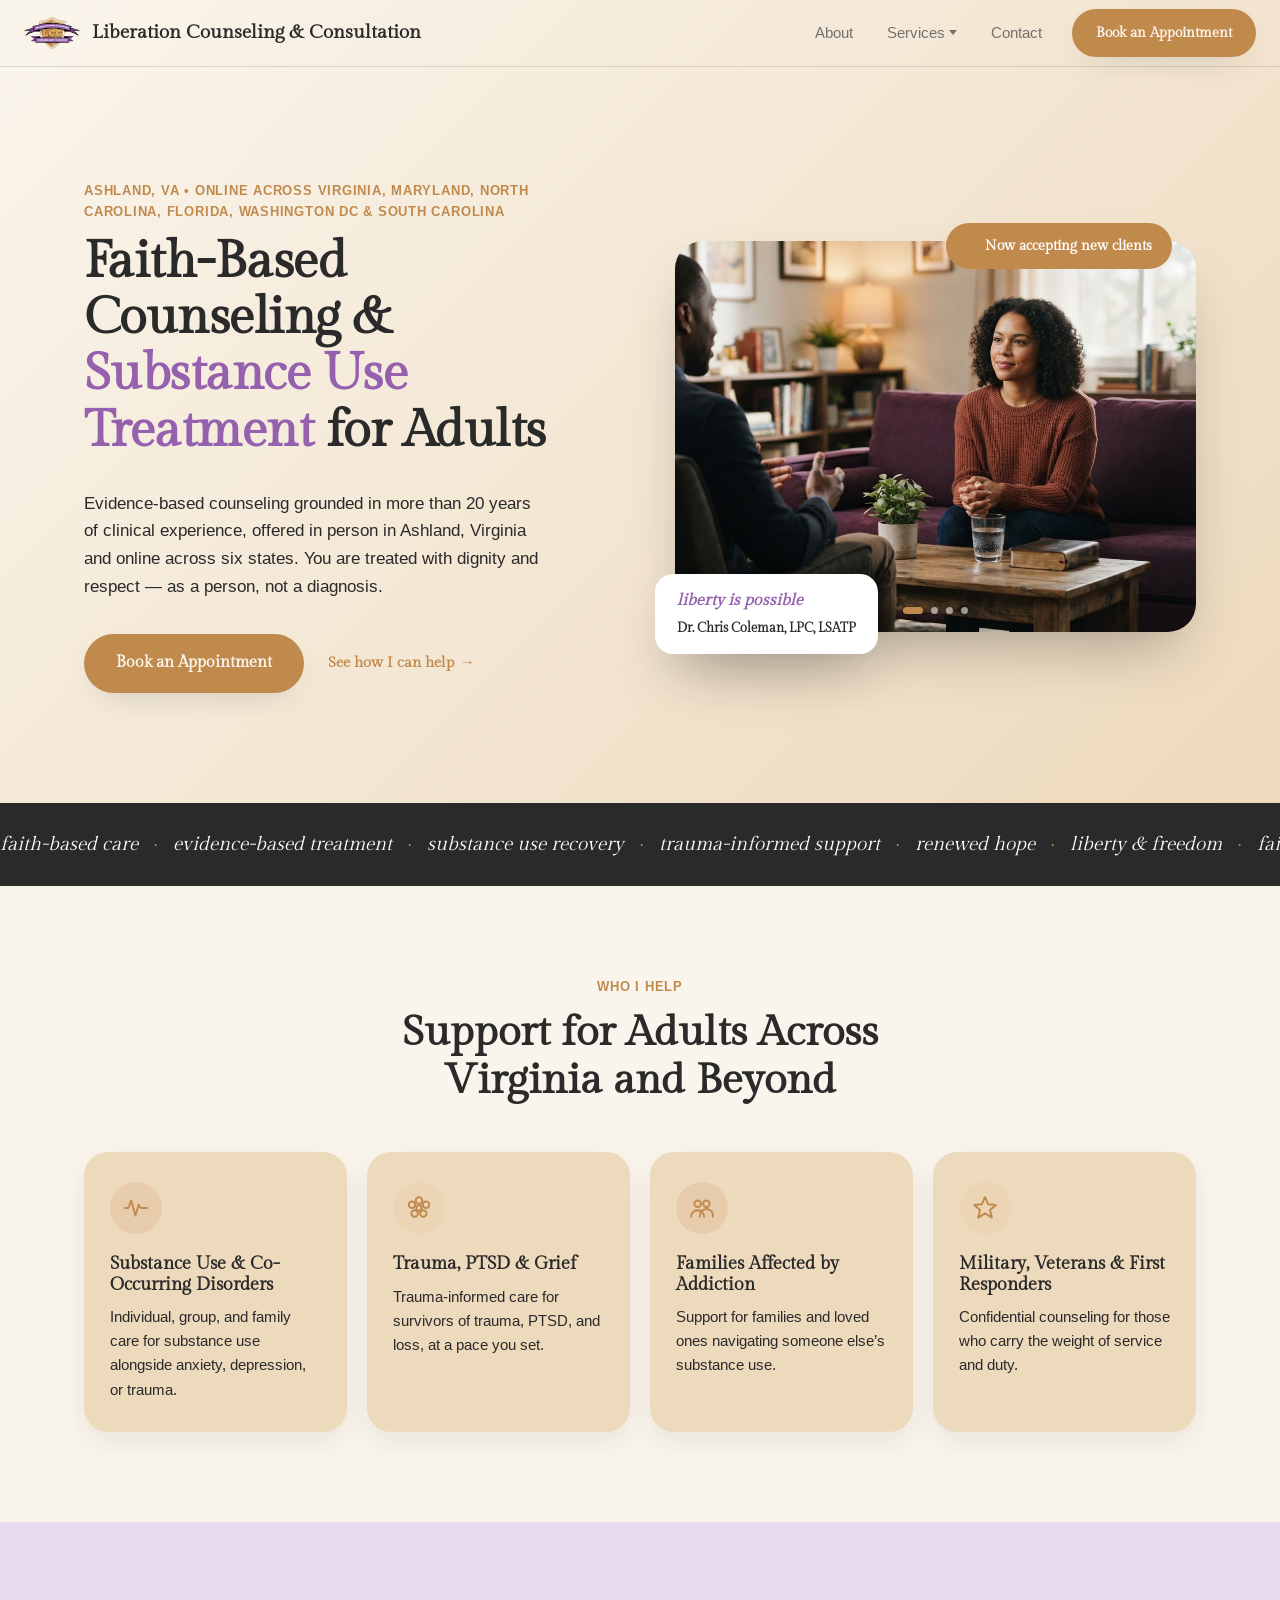
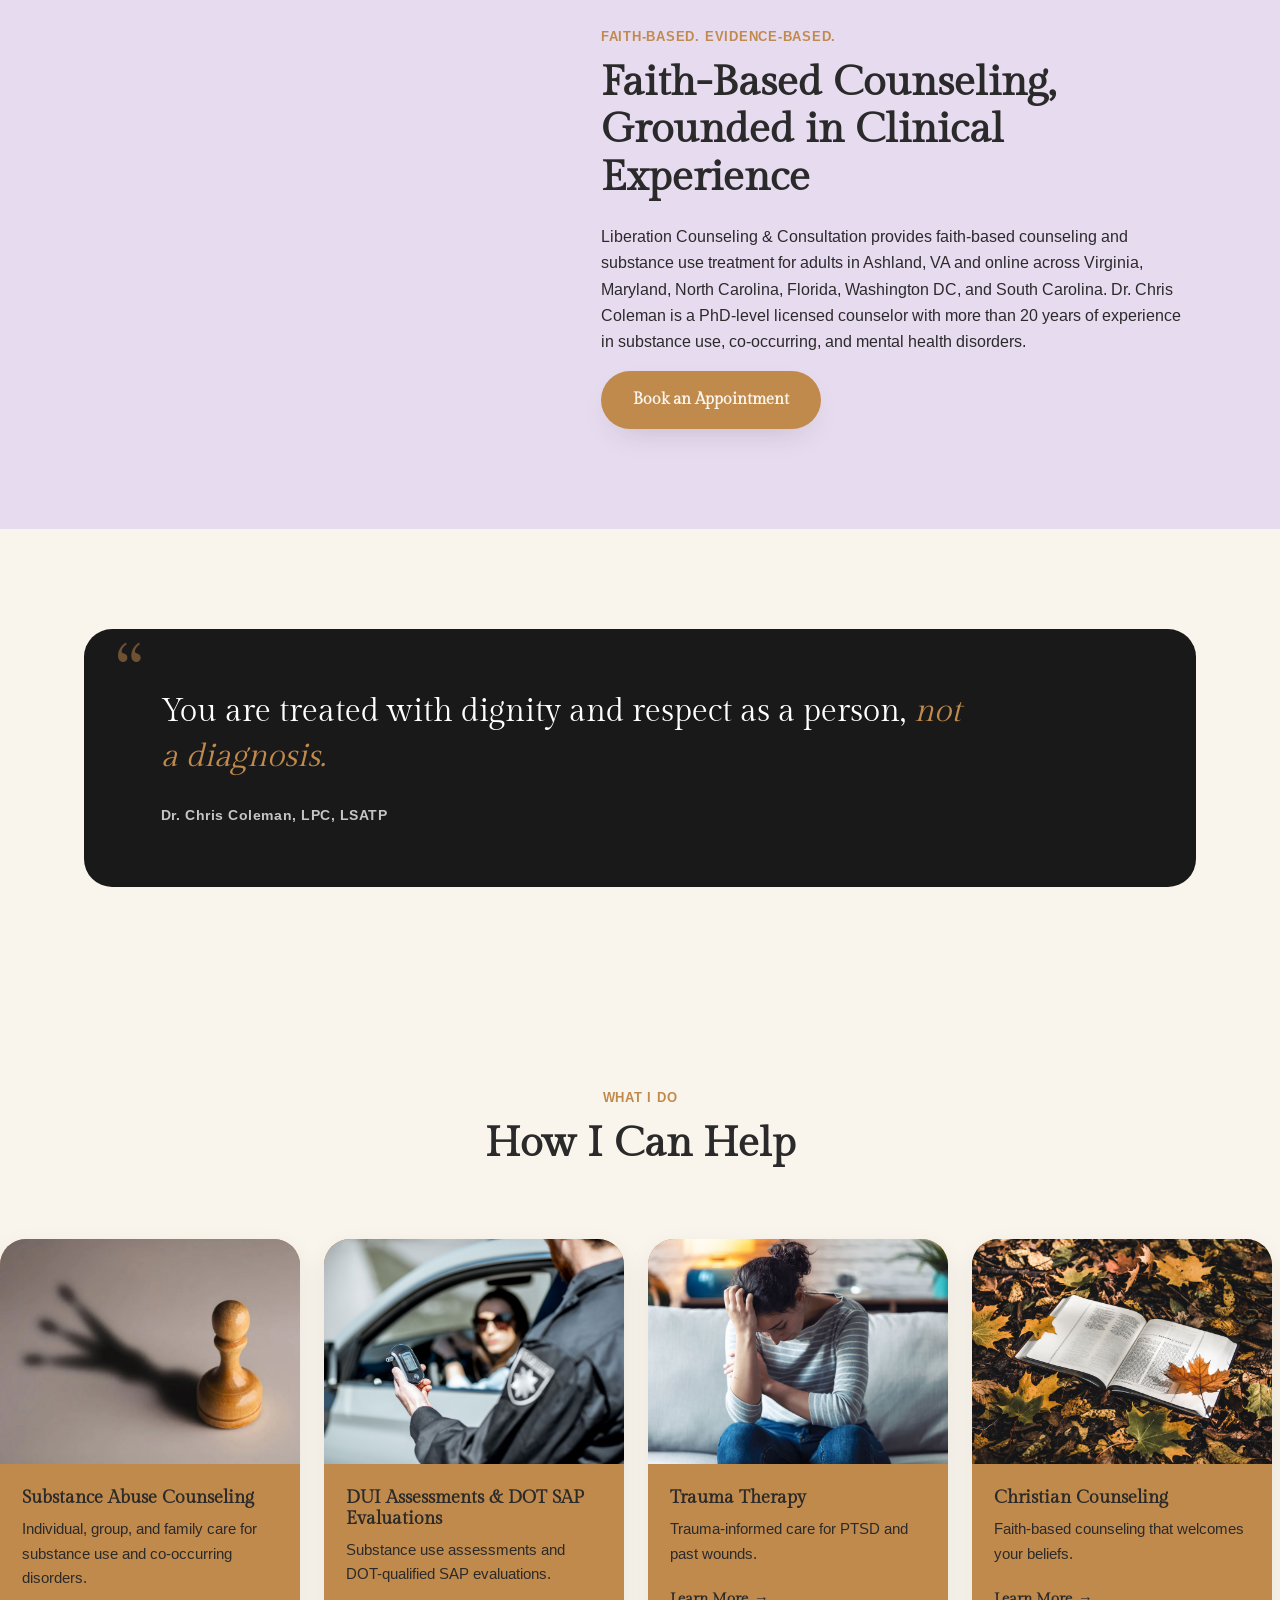
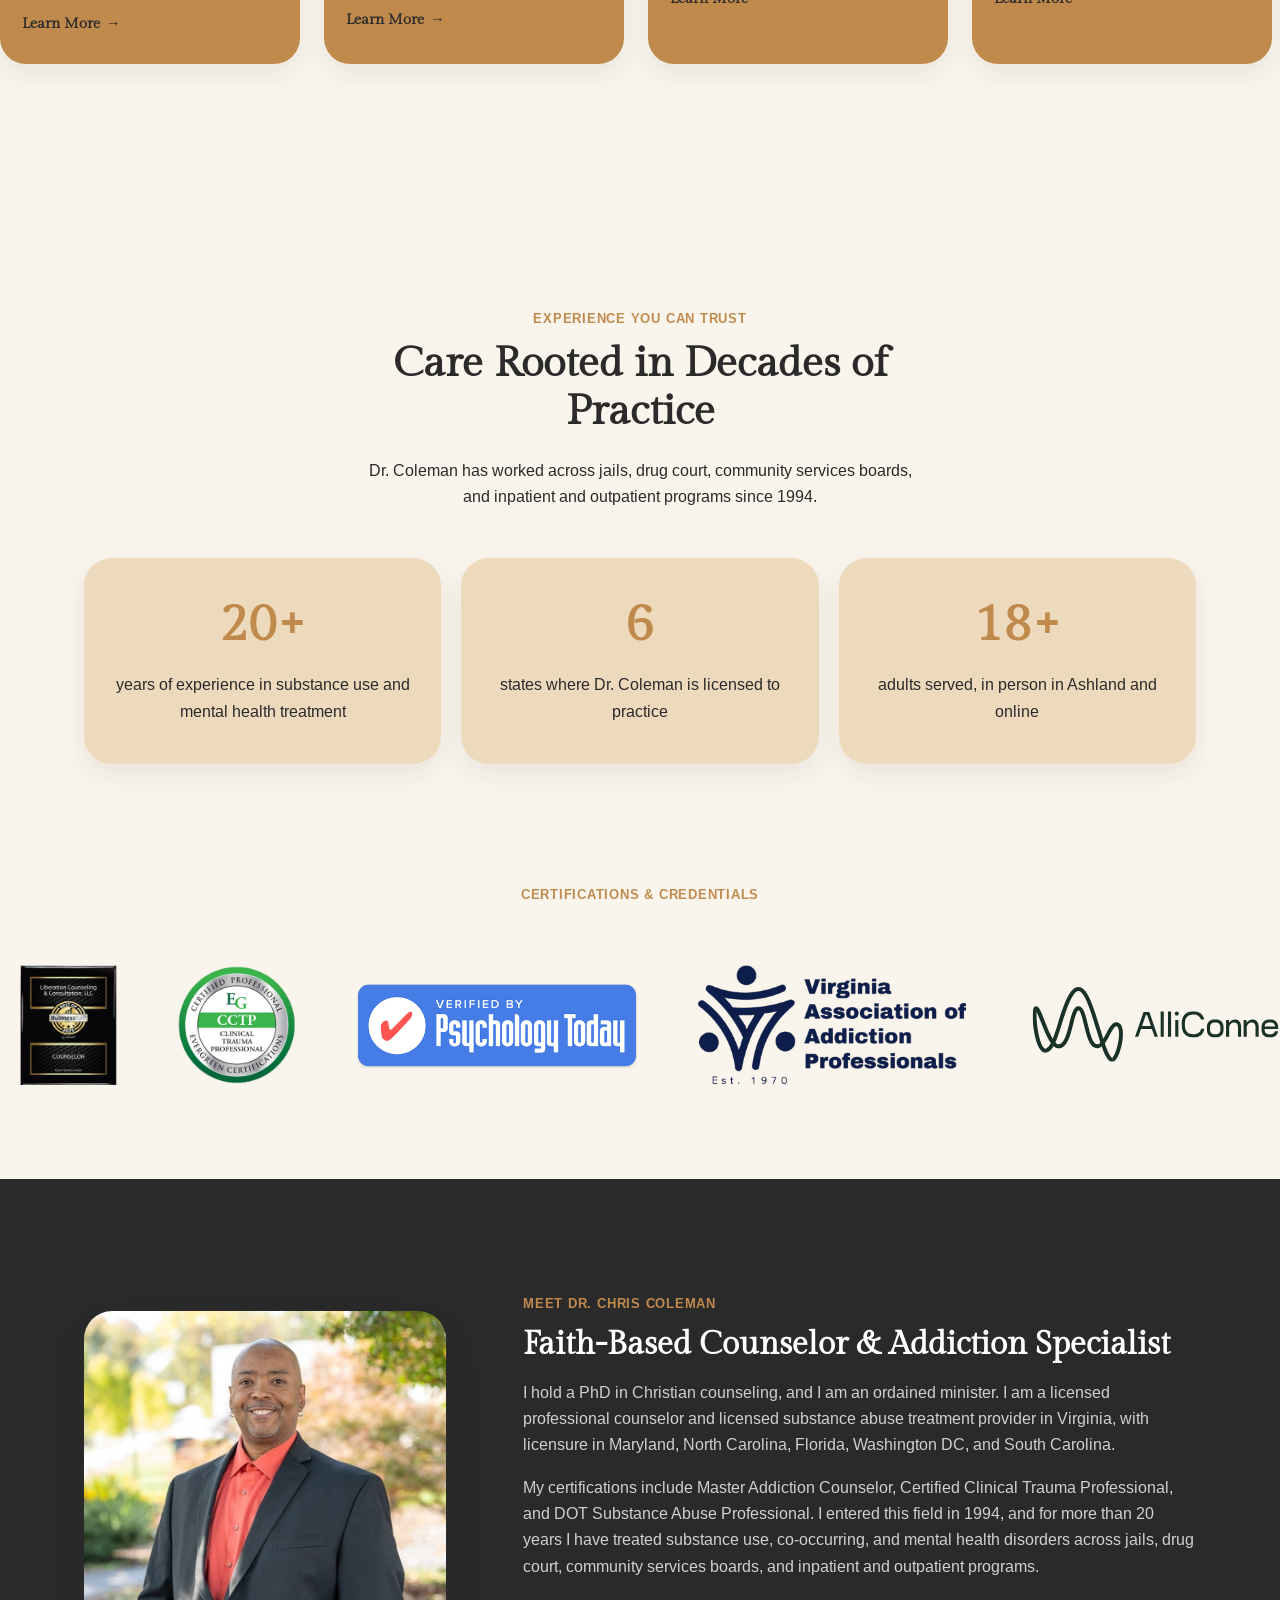
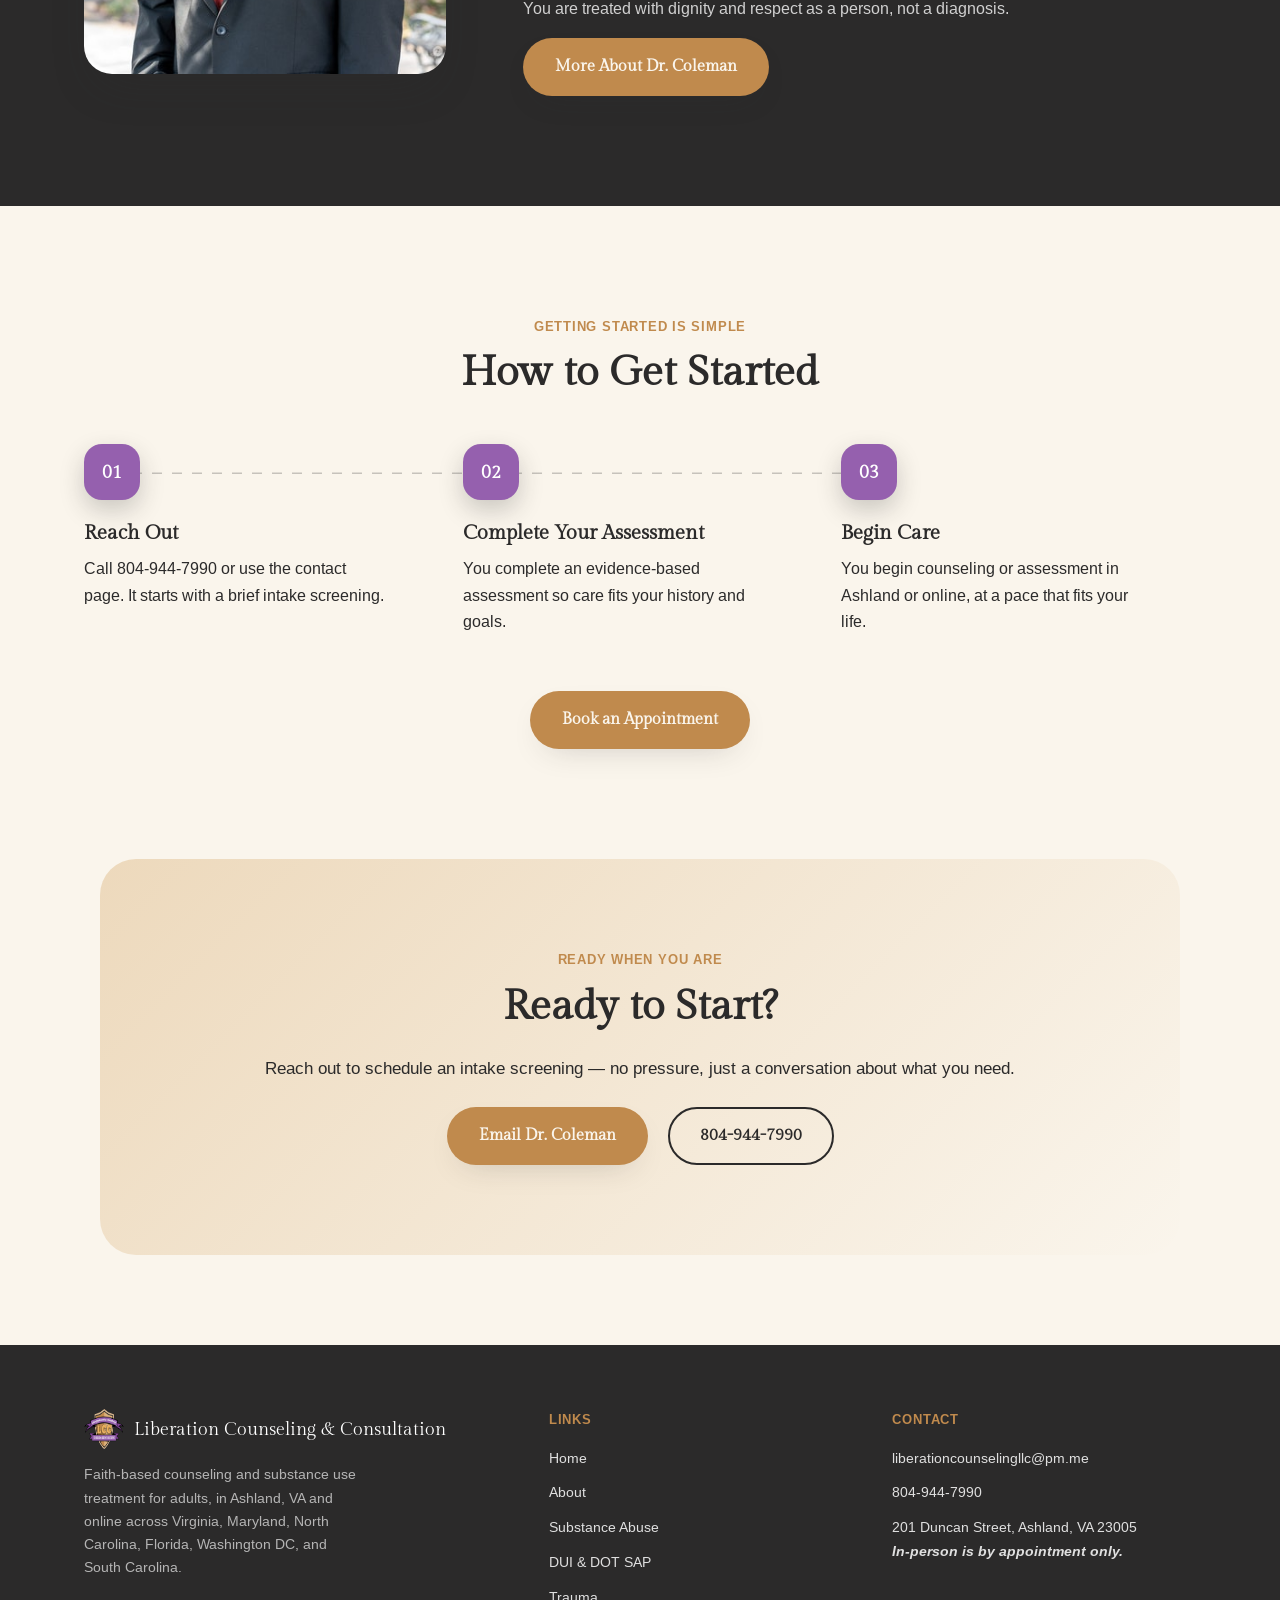
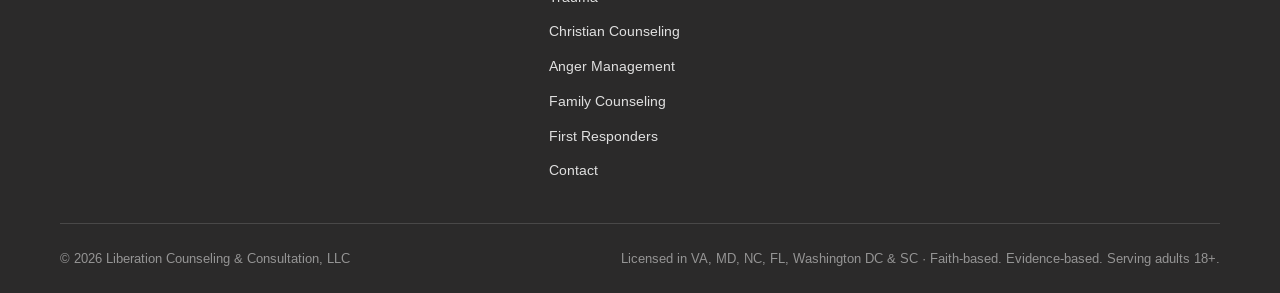
<file: index.html>
<!doctype html>
<html lang="en">
<head>
<!-- Google tag (gtag.js) -->
<script async src="https://www.googletagmanager.com/gtag/js?id=G-52EL54VQRT"></script>
<script>
  window.dataLayer = window.dataLayer || [];
  function gtag(){dataLayer.push(arguments);}
  gtag('js', new Date());

  gtag('config', 'G-52EL54VQRT');
</script>
<meta charset="UTF-8" />
<meta name="viewport" content="width=device-width, initial-scale=1.0" />
<title>Liberation Counseling &amp; Consultation | Faith-Based Counseling in Ashland, VA</title>
<meta name="description" content="Faith-based counseling and substance use treatment for adults in Ashland, VA and online across Virginia, Maryland, North Carolina, Florida, Washington DC, and South Carolina with Dr. Chris Coleman, LPC, LSATP." />
<meta property="og:title" content="Liberation Counseling &amp; Consultation | Faith-Based Counseling in Ashland, VA" />
<meta property="og:description" content="Faith-based counseling and substance use treatment for adults, in person in Ashland, VA and online across six states." />
<meta property="og:type" content="website" />
<link rel="icon" href="images/liberation-logo-sm.png" />
<link rel="preconnect" href="https://fonts.googleapis.com" />
<link rel="preconnect" href="https://fonts.gstatic.com" crossorigin />
<link href="https://fonts.googleapis.com/css2?family=Gilda+Display&amp;family=Arimo:wght@400;500;600;700&amp;display=swap" rel="stylesheet" />
<link rel="stylesheet" href="styles.css" />
</head>
<body>

<a class="skip-link" href="#main">Skip to content</a>

<div class="site-header-wrap" id="headerWrap">
  <header class="site-header" id="top">
    <div class="header-inner">
      <a class="brand" href="index.html">
        <img src="images/liberation-logo-sm.png" alt="Liberation Counseling & Consultation" width="56" height="56" />
        <span>Liberation Counseling &amp; Consultation</span>
      </a>

      <button class="nav-toggle" id="navToggle" aria-expanded="false" aria-controls="primaryNav">
        <span></span><span></span><span></span>
        <span class="sr-only">Menu</span>
      </button>

      <nav class="primary-nav" id="primaryNav">
        <a href="about.html">About</a>
        <div class="nav-dropdown">
          <a href="#services">Services <span class="caret" aria-hidden="true"></span></a>
          <div class="dropdown-menu">
            <a href="substance-abuse.html">Substance Abuse Counseling</a>
            <a href="dui-dot-sap.html">DUI &amp; DOT SAP</a>
            <a href="trauma-therapy.html">Trauma Therapy</a>
            <a href="christian-counseling.html">Christian Counseling</a>
            <a href="anger-management.html">Anger Management</a>
            <a href="family-counseling.html">Family Counseling</a>
            <a href="first-responders.html">Military &amp; First Responders</a>
          </div>
        </div>
        <a href="contact.html">Contact</a>
        <a class="btn btn-primary btn-small" href="contact.html">Book an Appointment</a>
      </nav>
    </div>
  </header>
</div>

<main id="main">

  <section class="hero">
    <div class="blob blob-1"></div>
    <div class="blob blob-2"></div>
    <div class="blob blob-3"></div>
    <div class="blob blob-4"></div>
    <div class="blob blob-5"></div>
    <div class="blob blob-6"></div>
    <div class="blob blob-7"></div>
    <div class="blob blob-8"></div>
    <div class="wrap hero-inner">
      <div class="hero-copy reveal">
        <span class="eyebrow">Ashland, VA &bull; Online Across Virginia, Maryland, North Carolina, Florida, Washington DC &amp; South Carolina</span>
        <h1>Faith-Based Counseling &amp; <span class="hl">Substance Use Treatment</span> for Adults</h1>
        <p class="lede">Evidence-based counseling grounded in more than 20 years of clinical experience, offered in person in Ashland, Virginia and online across six states. You are treated with dignity and respect &mdash; as a person, not a diagnosis.</p>
        <div class="hero-cta-row">
          <a class="btn btn-primary" href="contact.html">Book an Appointment</a>
          <a class="arrow-link" href="#services">See how I can help <span class="arrow">&rarr;</span></a>
        </div>
      </div>
      <div class="hero-figure">
        <div class="card hero-carousel" id="heroCarousel">
          <img class="hero-slide is-active" src="images/home.jpg" alt="A counseling session in a warm, welcoming living room" />
          <img class="hero-slide" src="images/home2.jpg" alt="A family holding hands together at the table" />
          <img class="hero-slide" src="images/home3.jpg" alt="A man relaxing comfortably on a couch at home" />
          <img class="hero-slide" src="images/home4.jpg" alt="A service member holding hands with a family member" />
          <div class="hero-dots">
            <button class="hero-dot is-active" aria-label="Slide 1" data-slide="0"></button>
            <button class="hero-dot" aria-label="Slide 2" data-slide="1"></button>
            <button class="hero-dot" aria-label="Slide 3" data-slide="2"></button>
            <button class="hero-dot" aria-label="Slide 4" data-slide="3"></button>
          </div>
        </div>
        <div class="hero-badge-available">
          <span class="dot"></span>
          <span>Now accepting new clients</span>
        </div>
        <div class="hero-badge-quote">
          <span class="hero-badge-quote-text">liberty is possible</span>
          <span class="hero-badge-quote-name">Dr. Chris Coleman, LPC, LSATP</span>
        </div>
      </div>
    </div>
  </section>

  <div class="marquee-band">
    <div class="marquee-track">
      <span>faith-based care</span><span class="dot-sep">&middot;</span>
      <span>evidence-based treatment</span><span class="dot-sep">&middot;</span>
      <span>substance use recovery</span><span class="dot-sep">&middot;</span>
      <span>trauma-informed support</span><span class="dot-sep">&middot;</span>
      <span>renewed hope</span><span class="dot-sep">&middot;</span>
      <span>liberty &amp; freedom</span><span class="dot-sep">&middot;</span>
      <span>faith-based care</span><span class="dot-sep">&middot;</span>
      <span>evidence-based treatment</span><span class="dot-sep">&middot;</span>
      <span>substance use recovery</span><span class="dot-sep">&middot;</span>
      <span>trauma-informed support</span><span class="dot-sep">&middot;</span>
      <span>renewed hope</span><span class="dot-sep">&middot;</span>
      <span>liberty &amp; freedom</span><span class="dot-sep">&middot;</span>
    </div>
  </div>

  <section class="benefits">
    <div class="wrap">
      <div class="section-head center reveal">
        <span class="eyebrow eyebrow-center">Who I Help</span>
        <h2>Support for Adults Across Virginia and Beyond</h2>
      </div>
      <div class="benefit-grid">
        <article class="benefit-card">
          <div class="icon-chip" aria-hidden="true">
            <svg viewBox="0 0 24 24" width="26" height="26" fill="none" stroke="#c08a4d" stroke-width="1.8" stroke-linecap="round" stroke-linejoin="round"><path d="M2 12h3l2.5-7 4 14 3-10 2 3h5.5"/></svg>
          </div>
          <h3>Substance Use &amp; Co-Occurring Disorders</h3>
          <p>Individual, group, and family care for substance use alongside anxiety, depression, or trauma.</p>
        </article>
        <article class="benefit-card">
          <div class="icon-chip" aria-hidden="true">
            <svg viewBox="0 0 24 24" width="26" height="26" fill="none" stroke="#c08a4d" stroke-width="1.8" stroke-linecap="round" stroke-linejoin="round"><circle cx="12" cy="12" r="2.5"/><circle cx="12" cy="5" r="3"/><circle cx="18.5" cy="9" r="3"/><circle cx="16" cy="17" r="3"/><circle cx="8" cy="17" r="3"/><circle cx="5.5" cy="9" r="3"/></svg>
          </div>
          <h3>Trauma, PTSD &amp; Grief</h3>
          <p>Trauma-informed care for survivors of trauma, PTSD, and loss, at a pace you set.</p>
        </article>
        <article class="benefit-card">
          <div class="icon-chip" aria-hidden="true">
            <svg viewBox="0 0 24 24" width="26" height="26" fill="none" stroke="#c08a4d" stroke-width="1.8" stroke-linecap="round" stroke-linejoin="round"><circle cx="8" cy="8" r="3"/><circle cx="16" cy="8" r="3"/><path d="M2 20c0-3.3 2.7-6 6-6s6 2.7 6 6"/><path d="M10 20c0-2.2.9-4.2 2.3-5.6A6 6 0 0 1 22 20"/></svg>
          </div>
          <h3>Families Affected by Addiction</h3>
          <p>Support for families and loved ones navigating someone else&rsquo;s substance use.</p>
        </article>
        <article class="benefit-card">
          <div class="icon-chip" aria-hidden="true">
            <svg viewBox="0 0 24 24" width="26" height="26" fill="none" stroke="#c08a4d" stroke-width="1.8" stroke-linecap="round" stroke-linejoin="round"><path d="M12 2l2.9 6.6 7.1.6-5.4 4.7 1.7 7-6.3-3.9-6.3 3.9 1.7-7L2 9.2l7.1-.6L12 2Z"/></svg>
          </div>
          <h3>Military, Veterans &amp; First Responders</h3>
          <p>Confidential counseling for those who carry the weight of service and duty.</p>
        </article>
      </div>
    </div>
  </section>

  <section class="about about--solid" id="about">
    <div class="wrap about-grid">
      <div class="about-media reveal reveal-from-left">
        <img src="images/home-faith.jpg" alt="A counselor offering support during a session" width="1000" height="708" loading="lazy" />
      </div>
      <div class="about-copy reveal">
        <span class="eyebrow">Faith-based. Evidence-based.</span>
        <h2>Faith-Based Counseling, Grounded in Clinical Experience</h2>
        <p>Liberation Counseling &amp; Consultation provides faith-based counseling and substance use treatment for adults in Ashland, VA and online across Virginia, Maryland, North Carolina, Florida, Washington DC, and South Carolina. Dr. Chris Coleman is a PhD-level licensed counselor with more than 20 years of experience in substance use, co-occurring, and mental health disorders.</p>
        <a class="btn btn-primary" href="contact.html">Book an Appointment</a>
      </div>
    </div>
  </section>

  <section class="testimonial">
    <div class="wrap">
      <div class="testimonial-card reveal">
        <span class="testimonial-mark" aria-hidden="true">&ldquo;</span>
        <p class="testimonial-text">You are treated with dignity and respect as a person, <em>not a diagnosis.</em></p>
        <span class="testimonial-name">Dr. Chris Coleman, LPC, LSATP</span>
      </div>
    </div>
  </section>

  <section class="services" id="services">
    <div class="wrap">
      <div class="section-head center reveal">
        <span class="eyebrow eyebrow-center">What I Do</span>
        <h2>How I Can Help</h2>
      </div>
    </div>
    <div class="service-slider reveal">
      <div class="service-track">
          <article class="service-card">
            <img src="images/substance-hero.jpg" alt="" width="800" height="824" loading="lazy" />
            <div class="service-card-body">
              <h3>Substance Abuse Counseling</h3>
              <p>Individual, group, and family care for substance use and co-occurring disorders.</p>
              <a class="arrow-link" href="substance-abuse.html">Learn More <span class="arrow">&rarr;</span></a>
            </div>
          </article>
          <article class="service-card">
            <img src="images/dui-hero.jpg" alt="" width="1407" height="2500" loading="lazy" />
            <div class="service-card-body">
              <h3>DUI Assessments &amp; DOT SAP Evaluations</h3>
              <p>Substance use assessments and DOT-qualified SAP evaluations.</p>
              <a class="arrow-link" href="dui-dot-sap.html">Learn More <span class="arrow">&rarr;</span></a>
            </div>
          </article>
          <article class="service-card">
            <img src="images/trauma-hero.jpg" alt="" width="1000" height="667" loading="lazy" />
            <div class="service-card-body">
              <h3>Trauma Therapy</h3>
              <p>Trauma-informed care for PTSD and past wounds.</p>
              <a class="arrow-link" href="trauma-therapy.html">Learn More <span class="arrow">&rarr;</span></a>
            </div>
          </article>
          <article class="service-card">
            <img src="images/badges/chrisitan-counseling2.jpg" alt="" width="1000" height="819" loading="lazy" />
            <div class="service-card-body">
              <h3>Christian Counseling</h3>
              <p>Faith-based counseling that welcomes your beliefs.</p>
              <a class="arrow-link" href="christian-counseling.html">Learn More <span class="arrow">&rarr;</span></a>
            </div>
          </article>
          <article class="service-card">
            <img src="images/anger-hero.jpg" alt="" width="1000" height="667" loading="lazy" />
            <div class="service-card-body">
              <h3>Anger Management Counseling</h3>
              <p>Practical tools to respond with control.</p>
              <a class="arrow-link" href="anger-management.html">Learn More <span class="arrow">&rarr;</span></a>
            </div>
          </article>
          <article class="service-card">
            <img src="images/family-counseling.jpg" alt="" width="1000" height="667" loading="lazy" />
            <div class="service-card-body">
              <h3>Family Counseling for Addiction</h3>
              <p>Support for families affected by a loved one&rsquo;s use.</p>
              <a class="arrow-link" href="family-counseling.html">Learn More <span class="arrow">&rarr;</span></a>
            </div>
          </article>
          <article class="service-card">
            <img src="images/military-hero.jpg" alt="" width="1000" height="667" loading="lazy" />
            <div class="service-card-body">
              <h3>Military &amp; First Responder Counseling</h3>
              <p>Confidential support for those who serve.</p>
              <a class="arrow-link" href="first-responders.html">Learn More <span class="arrow">&rarr;</span></a>
            </div>
          </article>
          <article class="service-card" aria-hidden="true">
            <img src="images/substance-hero.jpg" alt="" width="800" height="824" loading="lazy" />
            <div class="service-card-body">
              <h3>Substance Abuse Counseling</h3>
              <p>Individual, group, and family care for substance use and co-occurring disorders.</p>
              <a class="arrow-link" href="substance-abuse.html" tabindex="-1">Learn More <span class="arrow">&rarr;</span></a>
            </div>
          </article>
          <article class="service-card" aria-hidden="true">
            <img src="images/dui-hero.jpg" alt="" width="1407" height="2500" loading="lazy" />
            <div class="service-card-body">
              <h3>DUI Assessments &amp; DOT SAP Evaluations</h3>
              <p>Substance use assessments and DOT-qualified SAP evaluations.</p>
              <a class="arrow-link" href="dui-dot-sap.html" tabindex="-1">Learn More <span class="arrow">&rarr;</span></a>
            </div>
          </article>
          <article class="service-card" aria-hidden="true">
            <img src="images/trauma-hero.jpg" alt="" width="1000" height="667" loading="lazy" />
            <div class="service-card-body">
              <h3>Trauma Therapy</h3>
              <p>Trauma-informed care for PTSD and past wounds.</p>
              <a class="arrow-link" href="trauma-therapy.html" tabindex="-1">Learn More <span class="arrow">&rarr;</span></a>
            </div>
          </article>
          <article class="service-card" aria-hidden="true">
            <img src="images/badges/chrisitan-counseling2.jpg" alt="" width="1000" height="819" loading="lazy" />
            <div class="service-card-body">
              <h3>Christian Counseling</h3>
              <p>Faith-based counseling that welcomes your beliefs.</p>
              <a class="arrow-link" href="christian-counseling.html" tabindex="-1">Learn More <span class="arrow">&rarr;</span></a>
            </div>
          </article>
          <article class="service-card" aria-hidden="true">
            <img src="images/anger-hero.jpg" alt="" width="1000" height="667" loading="lazy" />
            <div class="service-card-body">
              <h3>Anger Management Counseling</h3>
              <p>Practical tools to respond with control.</p>
              <a class="arrow-link" href="anger-management.html" tabindex="-1">Learn More <span class="arrow">&rarr;</span></a>
            </div>
          </article>
          <article class="service-card" aria-hidden="true">
            <img src="images/family-counseling.jpg" alt="" width="1000" height="667" loading="lazy" />
            <div class="service-card-body">
              <h3>Family Counseling for Addiction</h3>
              <p>Support for families affected by a loved one&rsquo;s use.</p>
              <a class="arrow-link" href="family-counseling.html" tabindex="-1">Learn More <span class="arrow">&rarr;</span></a>
            </div>
          </article>
          <article class="service-card" aria-hidden="true">
            <img src="images/military-hero.jpg" alt="" width="1000" height="667" loading="lazy" />
            <div class="service-card-body">
              <h3>Military &amp; First Responder Counseling</h3>
              <p>Confidential support for those who serve.</p>
              <a class="arrow-link" href="first-responders.html" tabindex="-1">Learn More <span class="arrow">&rarr;</span></a>
            </div>
          </article>
        </div>
      </div>
  </section>

  <section class="stats">
    <div class="wrap">
      <div class="section-head center reveal">
        <span class="eyebrow eyebrow-center">experience you can trust</span>
        <h2>Care Rooted in Decades of Practice</h2>
        <p class="stats-sub">Dr. Coleman has worked across jails, drug court, community services boards, and inpatient and outpatient programs since 1994.</p>
      </div>
      <div class="stats-grid">
        <div class="stat-card reveal">
          <span class="stat-num">20+</span>
          <p>years of experience in substance use and mental health treatment</p>
        </div>
        <div class="stat-card reveal">
          <span class="stat-num">6</span>
          <p>states where Dr. Coleman is licensed to practice</p>
        </div>
        <div class="stat-card reveal">
          <span class="stat-num">18+</span>
          <p>adults served, in person in Ashland and online</p>
        </div>
      </div>
    </div>
  </section>

  <section class="creds">
    <div class="wrap-wide">
      <span class="eyebrow eyebrow-center">Certifications &amp; credentials</span>
    </div>
    <div class="creds-slider reveal">
      <div class="creds-track">
        <div class="chip"><img src="images/badges/BEST-OF-BUSINESS-RATE-PIC.png" alt="Best of BusinessRate 2025, Ashland, Counselor" loading="lazy" /></div>
        <div class="chip"><img src="images/badges/CCTP-Badge.png" alt="Certified Clinical Trauma Professional (CCTP), Evergreen Certifications" loading="lazy" /></div>
        <div class="chip"><a href="https://www.psychologytoday.com/us/therapists/chris-coleman-ashland-va/1682514" target="_blank" rel="noopener noreferrer"><img src="images/badges/Psychology-Today-Verified.png" alt="Verified by Psychology Today" loading="lazy" /></a></div>
        <div class="chip"><img src="images/badges/VAAP-New-Logo.png" alt="Virginia Association of Addiction Professionals, Est. 1970" loading="lazy" /></div>
        <div class="chip"><img src="images/badges/Alli-Connect.svg" alt="Alli Connect" loading="lazy" /></div>
        <div class="chip"><img src="images/badges/health-advocate-brand-hub-2.png" alt="Health Advocate" loading="lazy" /></div>
        <div class="chip"><a href="https://www.therapyden.com/therapist/dr-christopher-coleman-ashland-va" target="_blank" rel="noopener noreferrer"><img src="images/badges/therapy-den2.png" alt="TherapyDen" loading="lazy" /></a></div>
        <div class="chip" aria-hidden="true"><img src="images/badges/BEST-OF-BUSINESS-RATE-PIC.png" alt="" loading="lazy" /></div>
        <div class="chip" aria-hidden="true"><img src="images/badges/CCTP-Badge.png" alt="" loading="lazy" /></div>
        <div class="chip" aria-hidden="true"><img src="images/badges/Psychology-Today-Verified.png" alt="" loading="lazy" /></div>
        <div class="chip" aria-hidden="true"><img src="images/badges/VAAP-New-Logo.png" alt="" loading="lazy" /></div>
        <div class="chip" aria-hidden="true"><img src="images/badges/Alli-Connect.svg" alt="" loading="lazy" /></div>
        <div class="chip" aria-hidden="true"><img src="images/badges/health-advocate-brand-hub-2.png" alt="" loading="lazy" /></div>
        <div class="chip" aria-hidden="true"><img src="images/badges/therapy-den2.png" alt="" loading="lazy" /></div>
      </div>
    </div>
  </section>

  <section class="bio">
    <div class="wrap bio-grid">
      <div class="bio-media reveal reveal-from-left">
        <img src="images/dr-chris-coleman.jpeg" alt="Dr. Chris Coleman" width="400" height="400" loading="lazy" />
      </div>
      <div class="bio-copy reveal">
        <span class="eyebrow">Meet Dr. Chris Coleman</span>
        <h2>Faith-Based Counselor &amp; Addiction Specialist</h2>
        <p>I hold a PhD in Christian counseling, and I am an ordained minister. I am a licensed professional counselor and licensed substance abuse treatment provider in Virginia, with licensure in Maryland, North Carolina, Florida, Washington DC, and South Carolina.</p>
        <p>My certifications include Master Addiction Counselor, Certified Clinical Trauma Professional, and DOT Substance Abuse Professional. I entered this field in 1994, and for more than 20 years I have treated substance use, co-occurring, and mental health disorders across jails, drug court, community services boards, and inpatient and outpatient programs.</p>
        <p>You are treated with dignity and respect as a person, not a diagnosis.</p>
        <a class="btn btn-primary" href="about.html">More About Dr. Coleman</a>
      </div>
    </div>
  </section>

  <section class="process" id="process">
    <div class="wrap">
      <div class="section-head center reveal">
        <span class="eyebrow eyebrow-center">Getting started is simple</span>
        <h2>How to Get Started</h2>
      </div>
      <ol class="process-grid reveal">
        <li class="process-card reveal">
          <span class="process-num">01</span>
          <h3>Reach Out</h3>
          <p>Call 804-944-7990 or use the contact page. It starts with a brief intake screening.</p>
        </li>
        <li class="process-card reveal">
          <span class="process-num">02</span>
          <h3>Complete Your Assessment</h3>
          <p>You complete an evidence-based assessment so care fits your history and goals.</p>
        </li>
        <li class="process-card reveal">
          <span class="process-num">03</span>
          <h3>Begin Care</h3>
          <p>You begin counseling or assessment in Ashland or online, at a pace that fits your life.</p>
        </li>
      </ol>
      <div class="process-cta reveal">
        <a class="btn btn-primary" href="contact.html">Book an Appointment</a>
      </div>
    </div>
  </section>

  <div class="wrap cta-band-wrap" id="contact">
    <div class="cta-band reveal">
      <div class="blob-f"></div>
      <div class="blob-f2"></div>
      <div class="blob-f3"></div>
      <div class="blob-f4"></div>
      <div class="blob-f5"></div>
      <div class="blob-f6"></div>
      <div class="blob-f7"></div>
      <div class="cta-band-inner">
        <span class="eyebrow eyebrow-center">Ready when you are</span>
        <h2>Ready to Start?</h2>
        <p>Reach out to schedule an intake screening &mdash; no pressure, just a conversation about what you need.</p>
        <div class="contact-links">
          <a class="btn btn-primary" href="mailto:liberationcounselingllc@pm.me">Email Dr. Coleman</a>
          <a class="btn btn-outline-light" href="tel:+18049447990">804-944-7990</a>
        </div>
      </div>
    </div>
  </div>

</main>

<footer class="site-footer">
  <div class="wrap footer-inner">
    <div>
      <div class="footer-brand">
        <img src="images/liberation-logo-sm.png" alt="Liberation Counseling & Consultation" width="40" height="40" />
        <span>Liberation Counseling &amp; Consultation</span>
      </div>
      <p class="footer-blurb">Faith-based counseling and substance use treatment for adults, in Ashland, VA and online across Virginia, Maryland, North Carolina, Florida, Washington DC, and South Carolina.</p>
    </div>

    <div class="footer-col">
      <span class="eyebrow">Links</span>
      <nav class="footer-nav" aria-label="Footer">
        <a href="index.html">Home</a>
        <a href="about.html">About</a>
        <a href="substance-abuse.html">Substance Abuse</a>
        <a href="dui-dot-sap.html">DUI &amp; DOT SAP</a>
        <a href="trauma-therapy.html">Trauma</a>
        <a href="christian-counseling.html">Christian Counseling</a>
        <a href="anger-management.html">Anger Management</a>
        <a href="family-counseling.html">Family Counseling</a>
        <a href="first-responders.html">First Responders</a>
        <a href="contact.html">Contact</a>
      </nav>
    </div>

    <div class="footer-col">
      <span class="eyebrow">Contact</span>
      <div class="footer-contact">
        <a href="mailto:liberationcounselingllc@pm.me">liberationcounselingllc@pm.me</a>
        <a href="tel:+18049447990">804-944-7990</a>
        <p>201 Duncan Street, Ashland, VA 23005<br /><strong><em>In-person is by appointment only.</em></strong></p>
      </div>
    </div>
  </div>
  <div class="wrap footer-bottom">
    <span>&copy; 2026 Liberation Counseling &amp; Consultation, LLC</span>
    <span>Licensed in VA, MD, NC, FL, Washington DC &amp; SC &middot; Faith-based. Evidence-based. Serving adults 18+.</span>
  </div>
</footer>

<script src="script.js"></script>
</body>
</html>
</file>
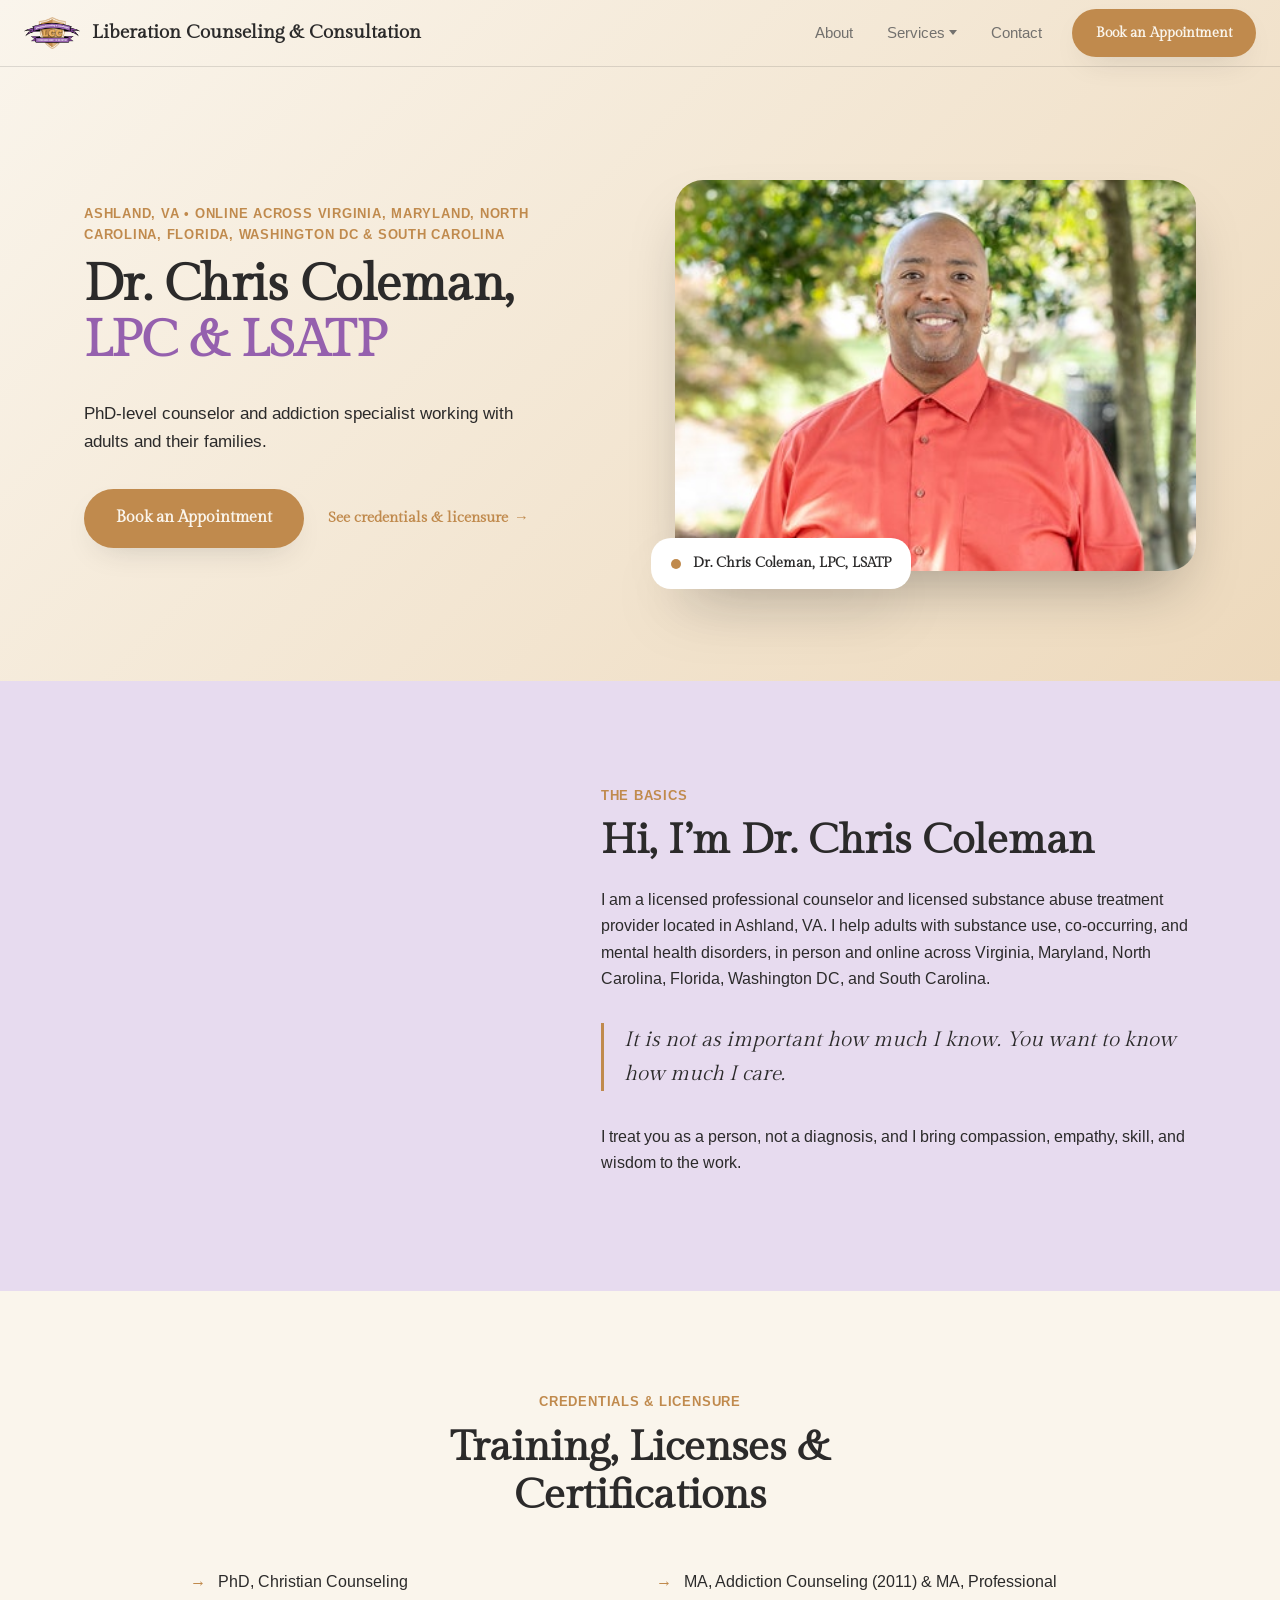
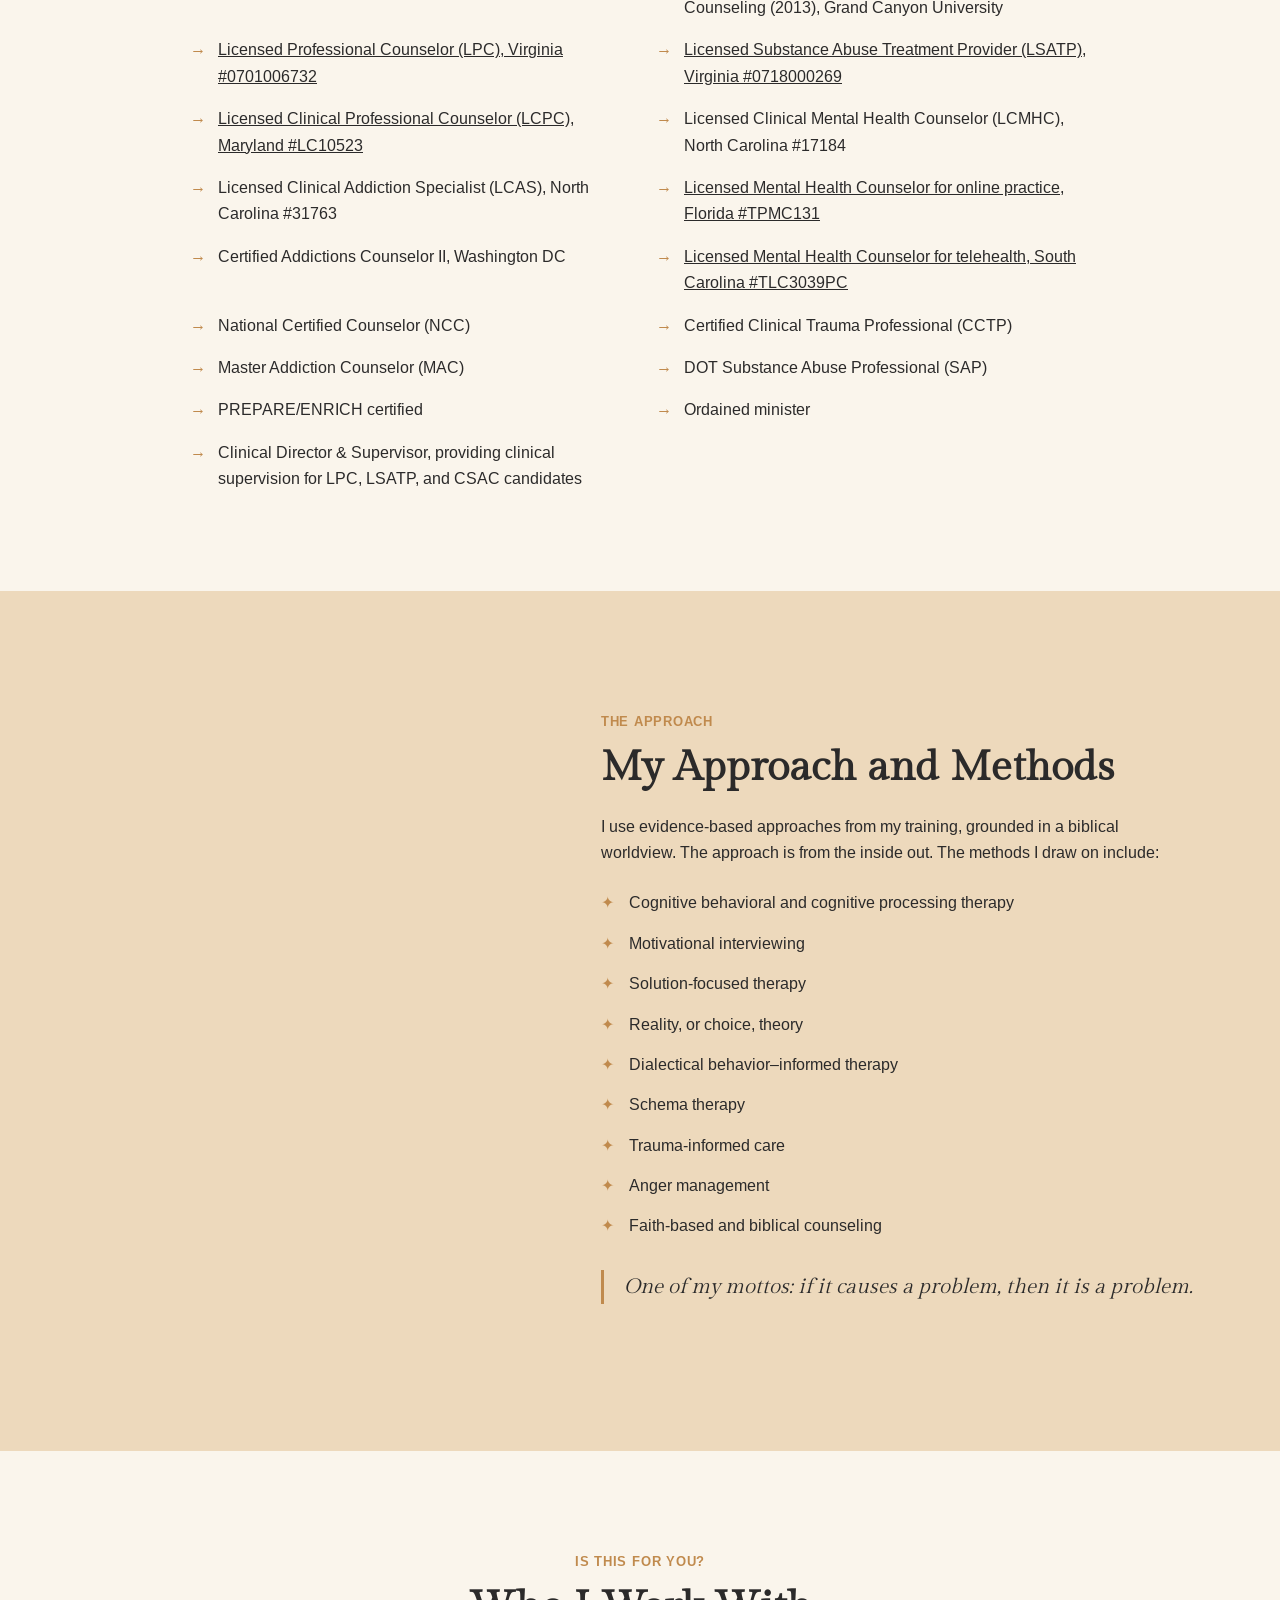
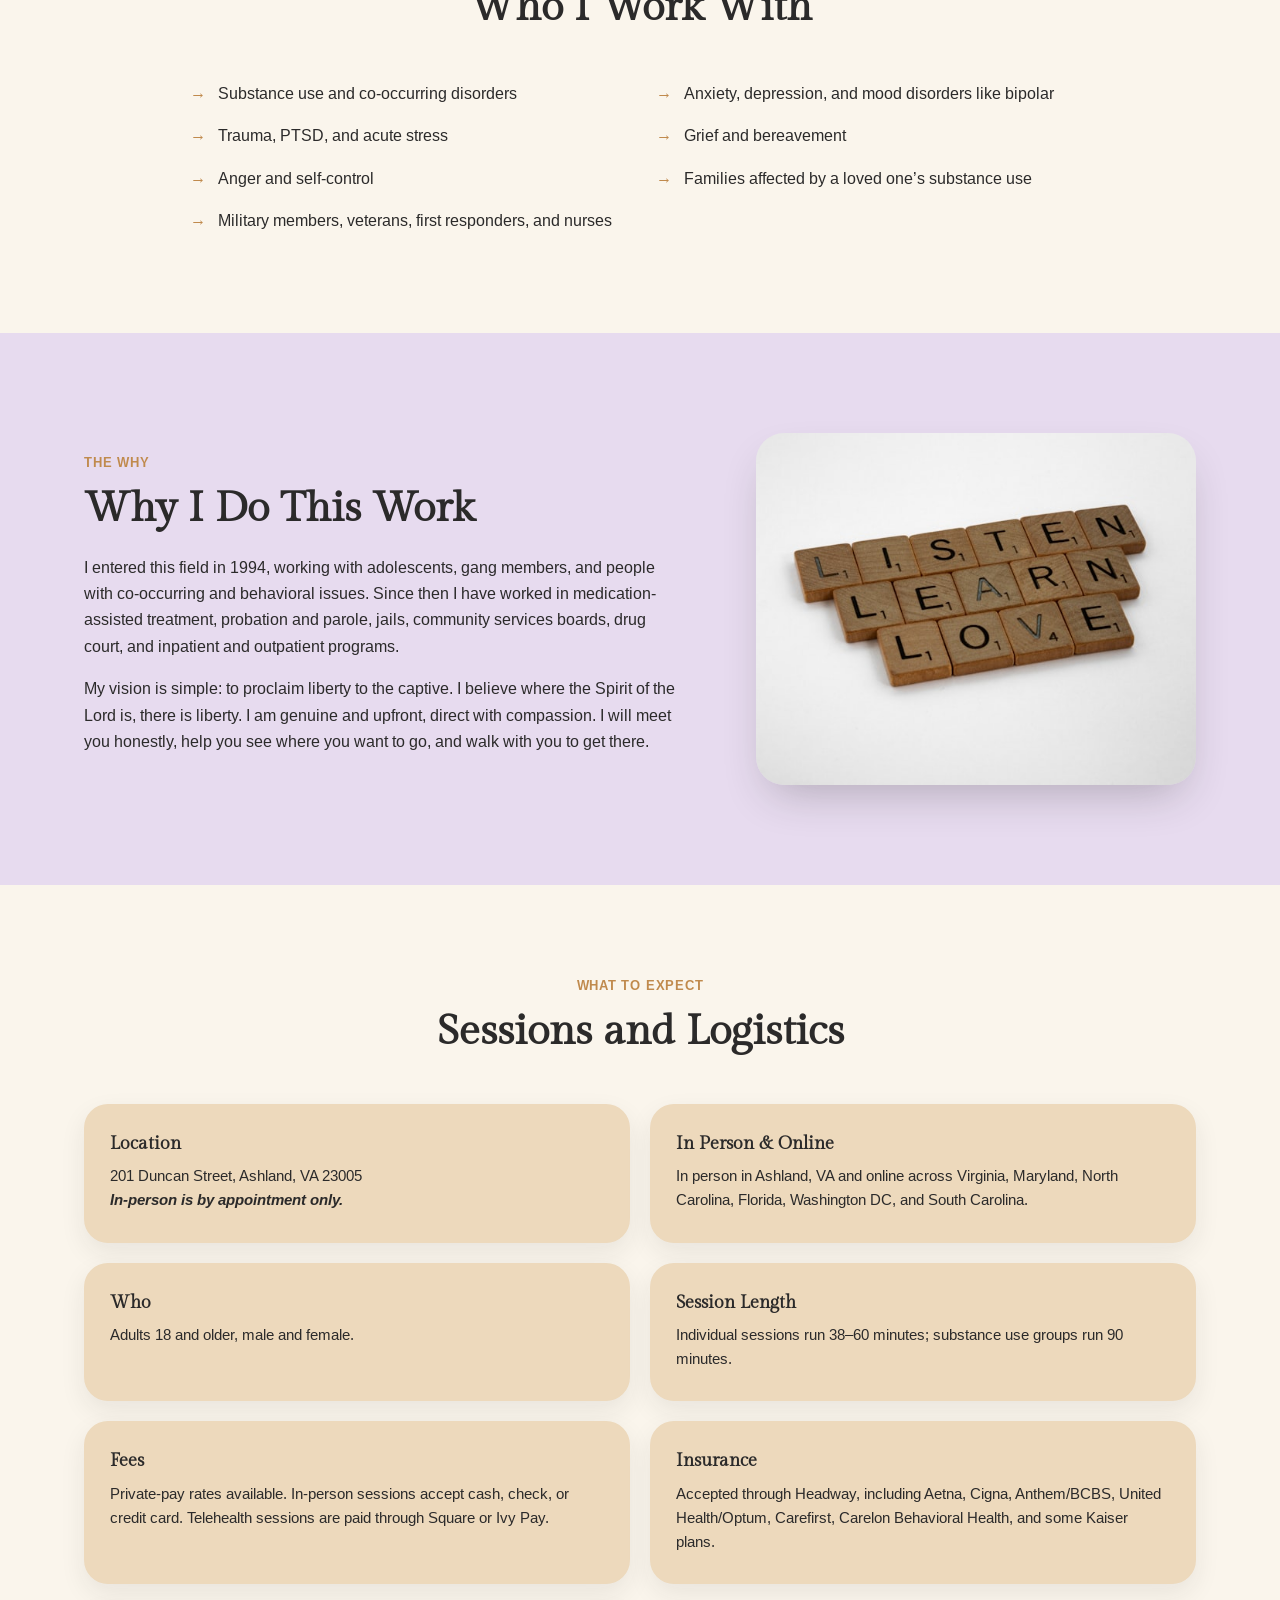
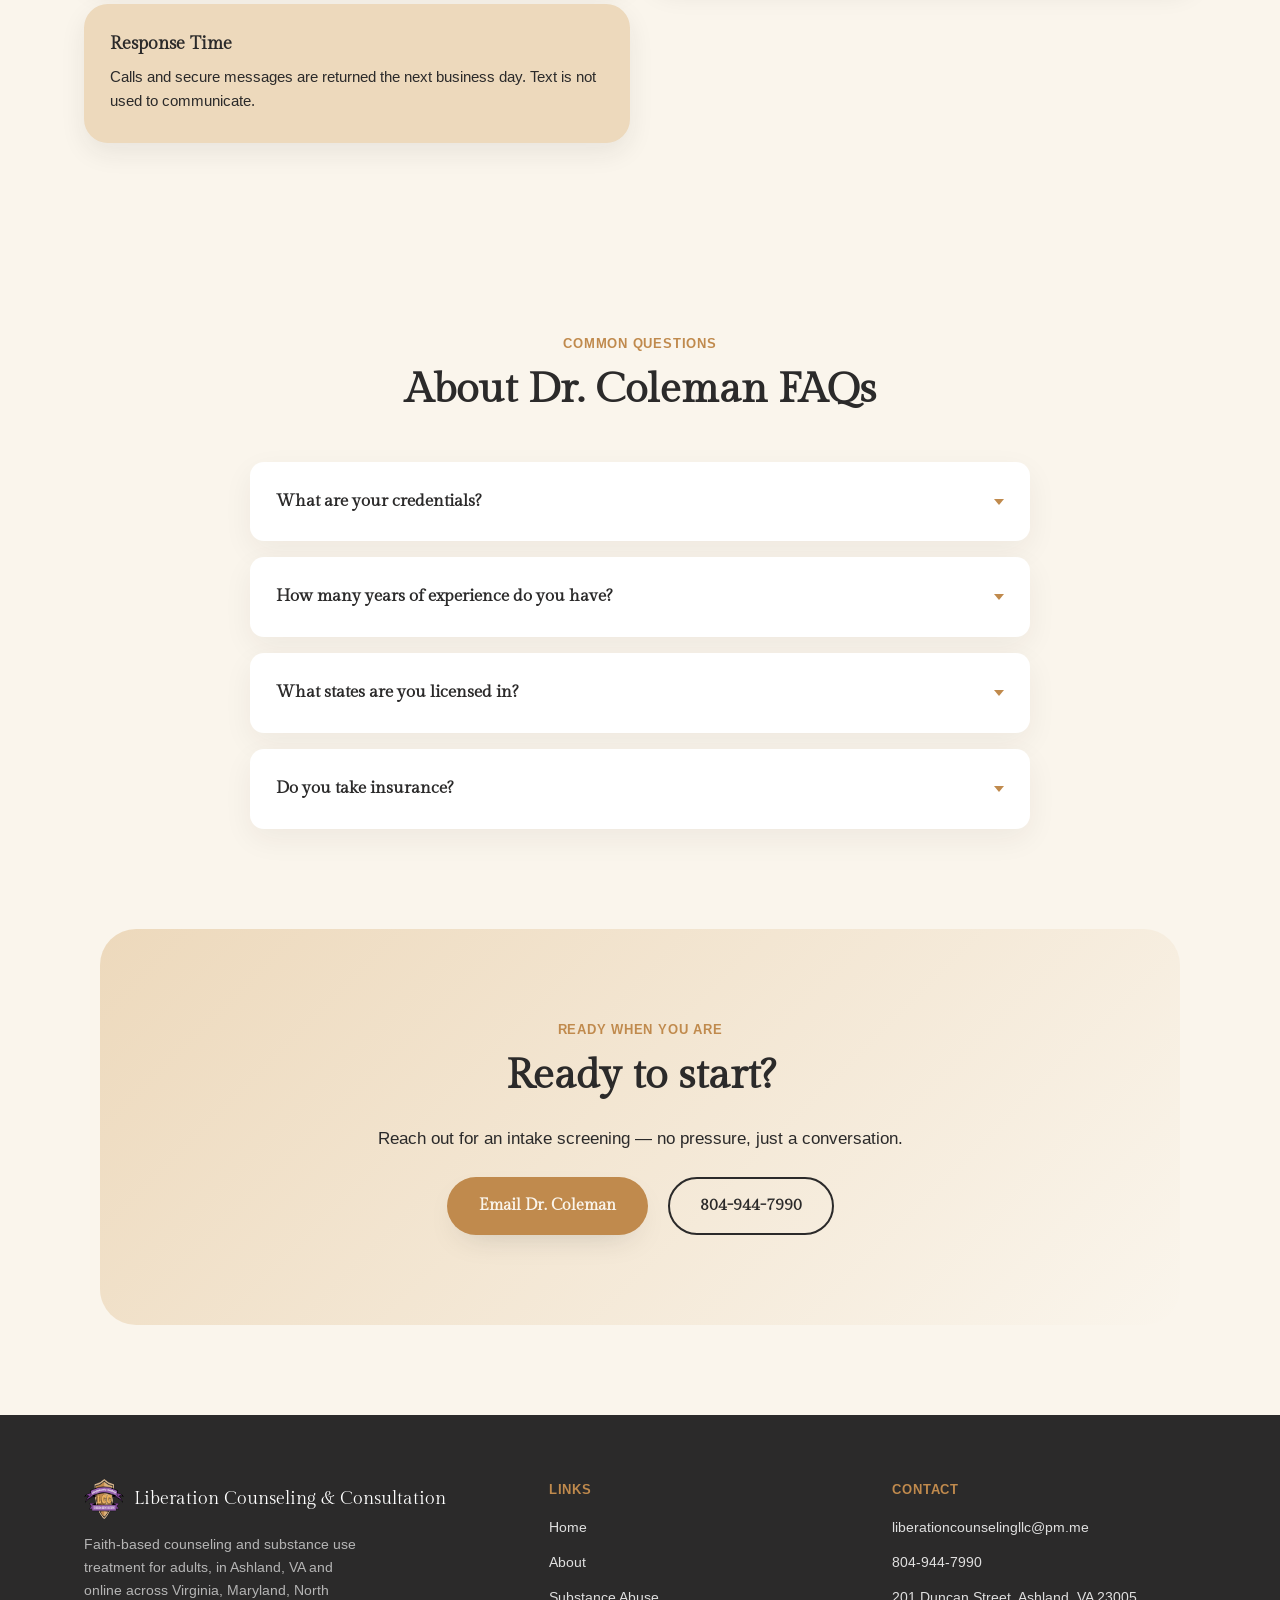
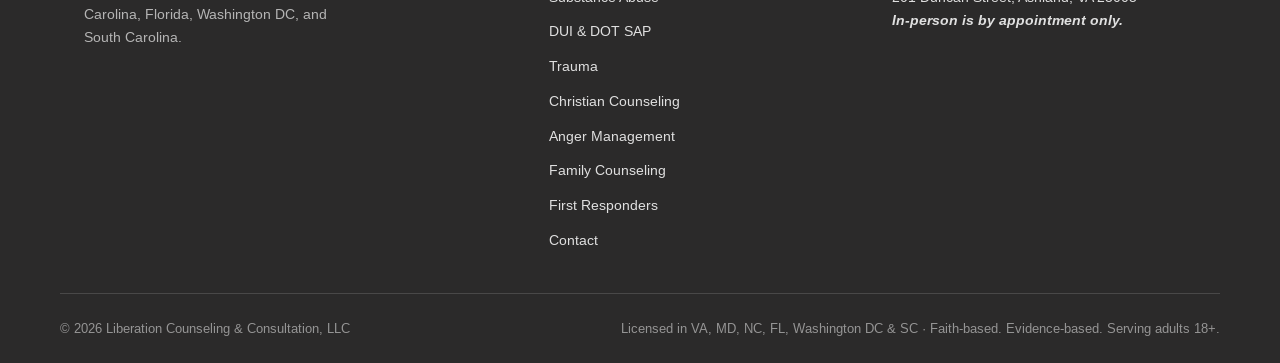
<file: about.html>
<!doctype html>
<html lang="en">
<head>
<!-- Google tag (gtag.js) -->
<script async src="https://www.googletagmanager.com/gtag/js?id=G-52EL54VQRT"></script>
<script>
  window.dataLayer = window.dataLayer || [];
  function gtag(){dataLayer.push(arguments);}
  gtag('js', new Date());

  gtag('config', 'G-52EL54VQRT');
</script>
<meta charset="UTF-8" />
<meta name="viewport" content="width=device-width, initial-scale=1.0" />
<title>About Dr. Chris Coleman, LPC &amp; LSATP | Liberation Counseling &amp; Consultation</title>
<meta name="description" content="Meet Dr. Chris Coleman, PhD, LPC, LSATP &mdash; a faith-based counselor and addiction specialist with more than 20 years of experience serving adults in Ashland, VA and online." />
<meta property="og:title" content="About Dr. Chris Coleman | Liberation Counseling & Consultation" />
<meta property="og:description" content="PhD-level counselor and addiction specialist working with adults and their families." />
<meta property="og:type" content="website" />
<link rel="icon" href="images/liberation-logo-sm.png" />
<link rel="preconnect" href="https://fonts.googleapis.com" />
<link rel="preconnect" href="https://fonts.gstatic.com" crossorigin />
<link href="https://fonts.googleapis.com/css2?family=Gilda+Display&amp;family=Arimo:wght@400;500;600;700&amp;display=swap" rel="stylesheet" />
<link rel="stylesheet" href="styles.css" />
</head>
<body>

<a class="skip-link" href="#main">Skip to content</a>

<div class="site-header-wrap" id="headerWrap">
  <header class="site-header" id="top">
    <div class="header-inner">
      <a class="brand" href="index.html">
        <img src="images/liberation-logo-sm.png" alt="Liberation Counseling & Consultation" width="56" height="56" />
        <span>Liberation Counseling &amp; Consultation</span>
      </a>

      <button class="nav-toggle" id="navToggle" aria-expanded="false" aria-controls="primaryNav">
        <span></span><span></span><span></span>
        <span class="sr-only">Menu</span>
      </button>

      <nav class="primary-nav" id="primaryNav">
        <a href="about.html">About</a>
        <div class="nav-dropdown">
          <a href="index.html#services" aria-expanded="false">Services <span class="caret" aria-hidden="true"></span></a>
          <div class="dropdown-menu">
            <a href="substance-abuse.html">Substance Abuse Counseling</a>
            <a href="dui-dot-sap.html">DUI &amp; DOT SAP</a>
            <a href="trauma-therapy.html">Trauma Therapy</a>
            <a href="christian-counseling.html">Christian Counseling</a>
            <a href="anger-management.html">Anger Management</a>
            <a href="family-counseling.html">Family Counseling</a>
            <a href="first-responders.html">Military &amp; First Responders</a>
          </div>
        </div>
        <a href="contact.html">Contact</a>
        <a class="btn btn-primary btn-small" href="contact.html">Book an Appointment</a>
      </nav>
    </div>
  </header>
</div>

<main id="main">

  <section class="hero">
    <div class="blob blob-1"></div>
    <div class="blob blob-2"></div>
    <div class="blob blob-3"></div>
    <div class="blob blob-4"></div>
    <div class="blob blob-5"></div>
    <div class="wrap hero-inner">
      <div class="hero-copy reveal">
        <span class="eyebrow">Ashland, VA &bull; Online Across Virginia, Maryland, North Carolina, Florida, Washington DC &amp; South Carolina</span>
        <h1>Dr. Chris Coleman, <span class="hl">LPC &amp; LSATP</span></h1>
        <p class="lede">PhD-level counselor and addiction specialist working with adults and their families.</p>
        <div class="hero-cta-row">
          <a class="btn btn-primary" href="contact.html">Book an Appointment</a>
          <a class="arrow-link" href="#credentials">See credentials &amp; licensure <span class="arrow">&rarr;</span></a>
        </div>
      </div>
      <div class="hero-figure">
        <div class="card">
          <img src="images/dr-chris-coleman2.jpeg" alt="Dr. Chris Coleman" width="400" height="400" style="object-position: top;" />
        </div>
        <div class="floating-chip">
          <span class="dot"></span>
          <span>Dr. Chris Coleman, LPC, LSATP</span>
        </div>
      </div>
    </div>
  </section>

  <section class="about" id="bio">
    <div class="wrap about-grid">
      <div class="about-media reveal reveal-from-left">
        <img src="images/dr-chris-coleman.jpeg" alt="Dr. Chris Coleman" width="400" height="400" loading="lazy" style="object-position: top;" />
      </div>
      <div class="about-copy reveal">
        <span class="eyebrow">the basics</span>
        <h2>Hi, I&rsquo;m Dr. Chris Coleman</h2>
        <p>I am a licensed professional counselor and licensed substance abuse treatment provider located in Ashland, VA. I help adults with substance use, co-occurring, and mental health disorders, in person and online across Virginia, Maryland, North Carolina, Florida, Washington DC, and South Carolina.</p>
        <p class="pull-quote">It is not as important how much I know. You want to know how much I care.</p>
        <p>I treat you as a person, not a diagnosis, and I bring compassion, empathy, skill, and wisdom to the work.</p>
      </div>
    </div>
  </section>

  <section class="issues" id="credentials">
    <div class="wrap">
      <div class="section-head center reveal">
        <span class="eyebrow eyebrow-center">Credentials &amp; Licensure</span>
        <h2>Training, Licenses &amp; Certifications</h2>
      </div>
      <ul class="issue-list reveal">
        <li>PhD, Christian Counseling</li>
        <li>MA, Addiction Counseling (2011) &amp; MA, Professional Counseling (2013), Grand Canyon University</li>
        <li><a href="https://dhp.virginiainteractive.org/Lookup/Detail/0701006732" target="_blank" rel="noopener noreferrer">Licensed Professional Counselor (LPC), Virginia #0701006732</a></li>
        <li><a href="https://dhp.virginiainteractive.org/Lookup/Detail/0718000269" target="_blank" rel="noopener noreferrer">Licensed Substance Abuse Treatment Provider (LSATP), Virginia #0718000269</a></li>
        <li><a href="https://mdbnc.health.maryland.gov/pctverification/Details.aspx?ID=19816" target="_blank" rel="noopener noreferrer">Licensed Clinical Professional Counselor (LCPC), Maryland #LC10523</a></li>
        <li>Licensed Clinical Mental Health Counselor (LCMHC), North Carolina #17184</li>
        <li>Licensed Clinical Addiction Specialist (LCAS), North Carolina #31763</li>
        <li><a href="https://mqa-internet.doh.state.fl.us/MQASearchServices/Telehealth/LicenseVerification?LicInd=144&amp;ProCde=9646" target="_blank" rel="noopener noreferrer">Licensed Mental Health Counselor for online practice, Florida #TPMC131</a></li>
        <li>Certified Addictions Counselor II, Washington DC</li>
        <li><a href="https://llr.sc.gov/TeleHealth/Counselor.html" target="_blank" rel="noopener noreferrer">Licensed Mental Health Counselor for telehealth, South Carolina #TLC3039PC</a></li>
        <li>National Certified Counselor (NCC)</li>
        <li>Certified Clinical Trauma Professional (CCTP)</li>
        <li>Master Addiction Counselor (MAC)</li>
        <li>DOT Substance Abuse Professional (SAP)</li>
        <li>PREPARE/ENRICH certified</li>
        <li>Ordained minister</li>
        <li>Clinical Director &amp; Supervisor, providing clinical supervision for LPC, LSATP, and CSAC candidates</li>
      </ul>
    </div>
  </section>

  <section class="about about--solid about--tint3">
    <div class="wrap about-grid">
      <div class="about-media reveal reveal-from-left">
        <img src="images/chair.jpg" alt="A cozy chair in a counseling office" width="1000" height="1500" loading="lazy" style="aspect-ratio: 2 / 3;" />
      </div>
      <div class="about-copy reveal">
        <span class="eyebrow">the approach</span>
        <h2>My Approach and Methods</h2>
        <p>I use evidence-based approaches from my training, grounded in a biblical worldview. The approach is from the inside out. The methods I draw on include:</p>
        <ul class="who-list">
          <li>Cognitive behavioral and cognitive processing therapy</li>
          <li>Motivational interviewing</li>
          <li>Solution-focused therapy</li>
          <li>Reality, or choice, theory</li>
          <li>Dialectical behavior&ndash;informed therapy</li>
          <li>Schema therapy</li>
          <li>Trauma-informed care</li>
          <li>Anger management</li>
          <li>Faith-based and biblical counseling</li>
        </ul>
        <p class="pull-quote">One of my mottos: if it causes a problem, then it is a problem.</p>
      </div>
    </div>
  </section>

  <section class="issues">
    <div class="wrap">
      <div class="section-head center reveal">
        <span class="eyebrow eyebrow-center">Is this for you?</span>
        <h2>Who I Work With</h2>
      </div>
      <ul class="issue-list reveal">
        <li>Substance use and co-occurring disorders</li>
        <li>Anxiety, depression, and mood disorders like bipolar</li>
        <li>Trauma, PTSD, and acute stress</li>
        <li>Grief and bereavement</li>
        <li>Anger and self-control</li>
        <li>Families affected by a loved one&rsquo;s substance use</li>
        <li>Military members, veterans, first responders, and nurses</li>
      </ul>
    </div>
  </section>

  <section class="about">
    <div class="wrap about-grid about-grid--text-first">
      <div class="about-copy reveal">
        <span class="eyebrow">the why</span>
        <h2>Why I Do This Work</h2>
        <p>I entered this field in 1994, working with adolescents, gang members, and people with co-occurring and behavioral issues. Since then I have worked in medication-assisted treatment, probation and parole, jails, community services boards, drug court, and inpatient and outpatient programs.</p>
        <p>My vision is simple: to proclaim liberty to the captive. I believe where the Spirit of the Lord is, there is liberty. I am genuine and upfront, direct with compassion. I will meet you honestly, help you see where you want to go, and walk with you to get there.</p>
      </div>
      <div class="about-media reveal reveal-from-right">
        <img src="images/about2.jpg" alt="Wooden tiles spelling Listen, Learn, Love" width="608" height="456" loading="lazy" />
      </div>
    </div>
  </section>

  <section class="benefits">
    <div class="wrap">
      <div class="section-head center reveal">
        <span class="eyebrow eyebrow-center">what to expect</span>
        <h2>Sessions and Logistics</h2>
      </div>
      <div class="benefit-grid benefit-grid-2">
        <article class="benefit-card">
          <h3>Location</h3>
          <p>201 Duncan Street, Ashland, VA 23005<br /><strong><em>In-person is by appointment only.</em></strong></p>
        </article>
        <article class="benefit-card">
          <h3>In Person &amp; Online</h3>
          <p>In person in Ashland, VA and online across Virginia, Maryland, North Carolina, Florida, Washington DC, and South Carolina.</p>
        </article>
        <article class="benefit-card">
          <h3>Who</h3>
          <p>Adults 18 and older, male and female.</p>
        </article>
        <article class="benefit-card">
          <h3>Session Length</h3>
          <p>Individual sessions run 38&ndash;60 minutes; substance use groups run 90 minutes.</p>
        </article>
        <article class="benefit-card">
          <h3>Fees</h3>
          <p>Private-pay rates available. In-person sessions accept cash, check, or credit card. Telehealth sessions are paid through Square or Ivy Pay.</p>
        </article>
        <article class="benefit-card">
          <h3>Insurance</h3>
          <p>Accepted through Headway, including Aetna, Cigna, Anthem/BCBS, United Health/Optum, Carefirst, Carelon Behavioral Health, and some Kaiser plans.</p>
        </article>
        <article class="benefit-card">
          <h3>Response Time</h3>
          <p>Calls and secure messages are returned the next business day. Text is not used to communicate.</p>
        </article>
      </div>
    </div>
  </section>

  <section class="faq">
    <div class="wrap">
      <div class="section-head center reveal">
        <span class="eyebrow eyebrow-center">Common questions</span>
        <h2>About Dr. Coleman FAQs</h2>
      </div>
      <div class="faq-list reveal">
        <details class="faq-item" name="faq">
          <summary>What are your credentials?<span class="chevron"></span></summary>
          <p>I hold a PhD and I am a licensed professional counselor and licensed substance abuse treatment provider in Virginia, with licensure in Maryland, North Carolina, Florida, Washington DC, and South Carolina. My certifications include Master Addiction Counselor, Certified Clinical Trauma Professional, DOT Substance Abuse Professional, National Certified Counselor, and PREPARE/ENRICH.</p>
        </details>
        <details class="faq-item" name="faq">
          <summary>How many years of experience do you have?<span class="chevron"></span></summary>
          <p>I entered the field in 1994 and have more than 20 years of experience treating substance use, co-occurring, and mental health disorders.</p>
        </details>
        <details class="faq-item" name="faq">
          <summary>What states are you licensed in?<span class="chevron"></span></summary>
          <p>I am licensed in Virginia, Maryland, North Carolina, Florida, Washington DC, and South Carolina. I see clients in person in Ashland, VA and online across those areas.</p>
        </details>
        <details class="faq-item" name="faq">
          <summary>Do you take insurance?<span class="chevron"></span></summary>
          <p>Yes. Insurance is accepted through Headway, including Aetna, Cigna, Anthem/BCBS, United Health/Optum, Carefirst, Carelon Behavioral Health, and some Kaiser plans, along with private pay.</p>
        </details>
      </div>
    </div>
  </section>

  <div class="wrap cta-band-wrap" id="contact">
    <div class="cta-band reveal">
      <div class="blob-f"></div>
      <div class="blob-f2"></div>
      <div class="blob-f3"></div>
      <div class="blob-f4"></div>
      <div class="blob-f5"></div>
      <div class="blob-f6"></div>
      <div class="blob-f7"></div>
      <div class="cta-band-inner">
        <span class="eyebrow eyebrow-center">Ready when you are</span>
        <h2>Ready to start?</h2>
        <p>Reach out for an intake screening &mdash; no pressure, just a conversation.</p>
        <div class="contact-links">
          <a class="btn btn-primary" href="mailto:liberationcounselingllc@pm.me">Email Dr. Coleman</a>
          <a class="btn btn-outline-light" href="tel:+18049447990">804-944-7990</a>
        </div>
      </div>
    </div>
  </div>

</main>

<footer class="site-footer">
  <div class="wrap footer-inner">
    <div>
      <div class="footer-brand">
        <img src="images/liberation-logo-sm.png" alt="Liberation Counseling & Consultation" width="40" height="40" />
        <span>Liberation Counseling &amp; Consultation</span>
      </div>
      <p class="footer-blurb">Faith-based counseling and substance use treatment for adults, in Ashland, VA and online across Virginia, Maryland, North Carolina, Florida, Washington DC, and South Carolina.</p>
    </div>

    <div class="footer-col">
      <span class="eyebrow">Links</span>
      <nav class="footer-nav" aria-label="Footer">
        <a href="index.html">Home</a>
        <a href="about.html">About</a>
        <a href="substance-abuse.html">Substance Abuse</a>
        <a href="dui-dot-sap.html">DUI &amp; DOT SAP</a>
        <a href="trauma-therapy.html">Trauma</a>
        <a href="christian-counseling.html">Christian Counseling</a>
        <a href="anger-management.html">Anger Management</a>
        <a href="family-counseling.html">Family Counseling</a>
        <a href="first-responders.html">First Responders</a>
        <a href="contact.html">Contact</a>
      </nav>
    </div>

    <div class="footer-col">
      <span class="eyebrow">Contact</span>
      <div class="footer-contact">
        <a href="mailto:liberationcounselingllc@pm.me">liberationcounselingllc@pm.me</a>
        <a href="tel:+18049447990">804-944-7990</a>
        <p>201 Duncan Street, Ashland, VA 23005<br /><strong><em>In-person is by appointment only.</em></strong></p>
      </div>
    </div>
  </div>
  <div class="wrap footer-bottom">
    <span>&copy; 2026 Liberation Counseling &amp; Consultation, LLC</span>
    <span>Licensed in VA, MD, NC, FL, Washington DC &amp; SC &middot; Faith-based. Evidence-based. Serving adults 18+.</span>
  </div>
</footer>

<script src="script.js"></script>
</body>
</html>
</file>
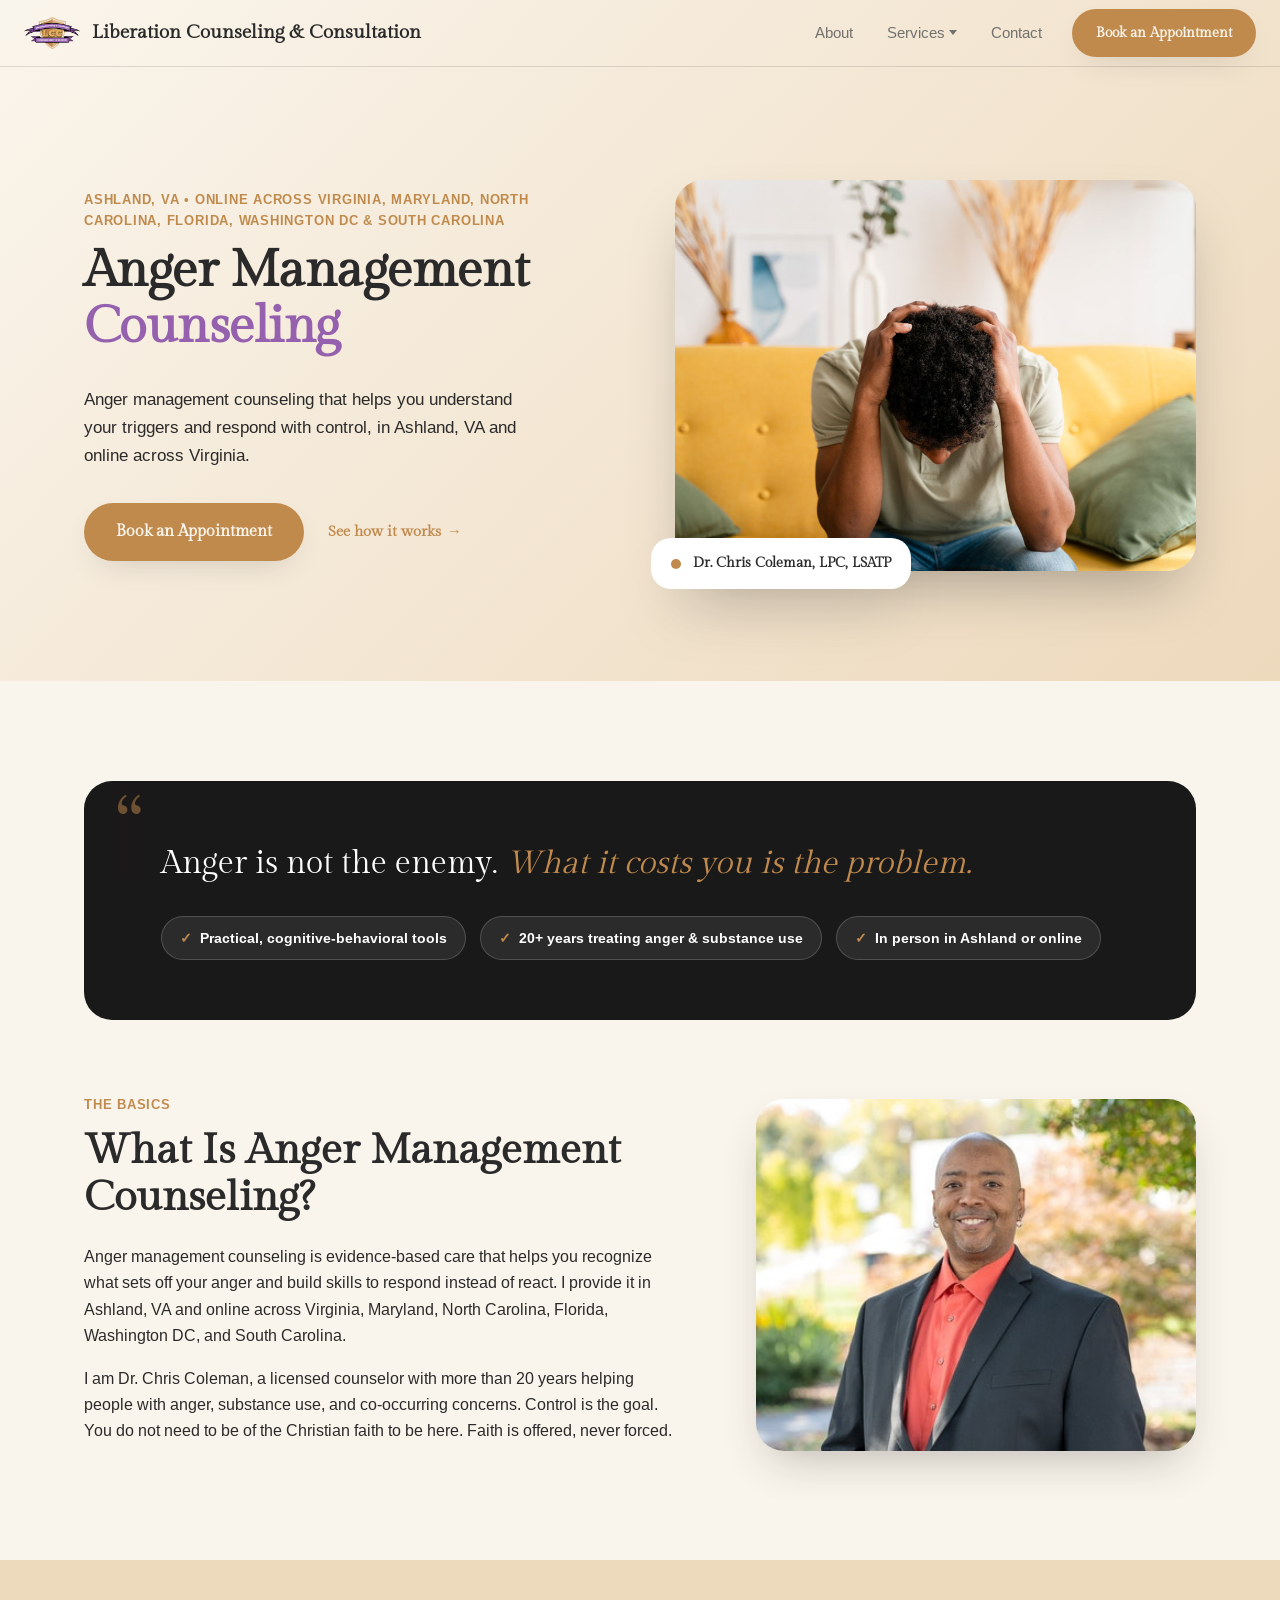
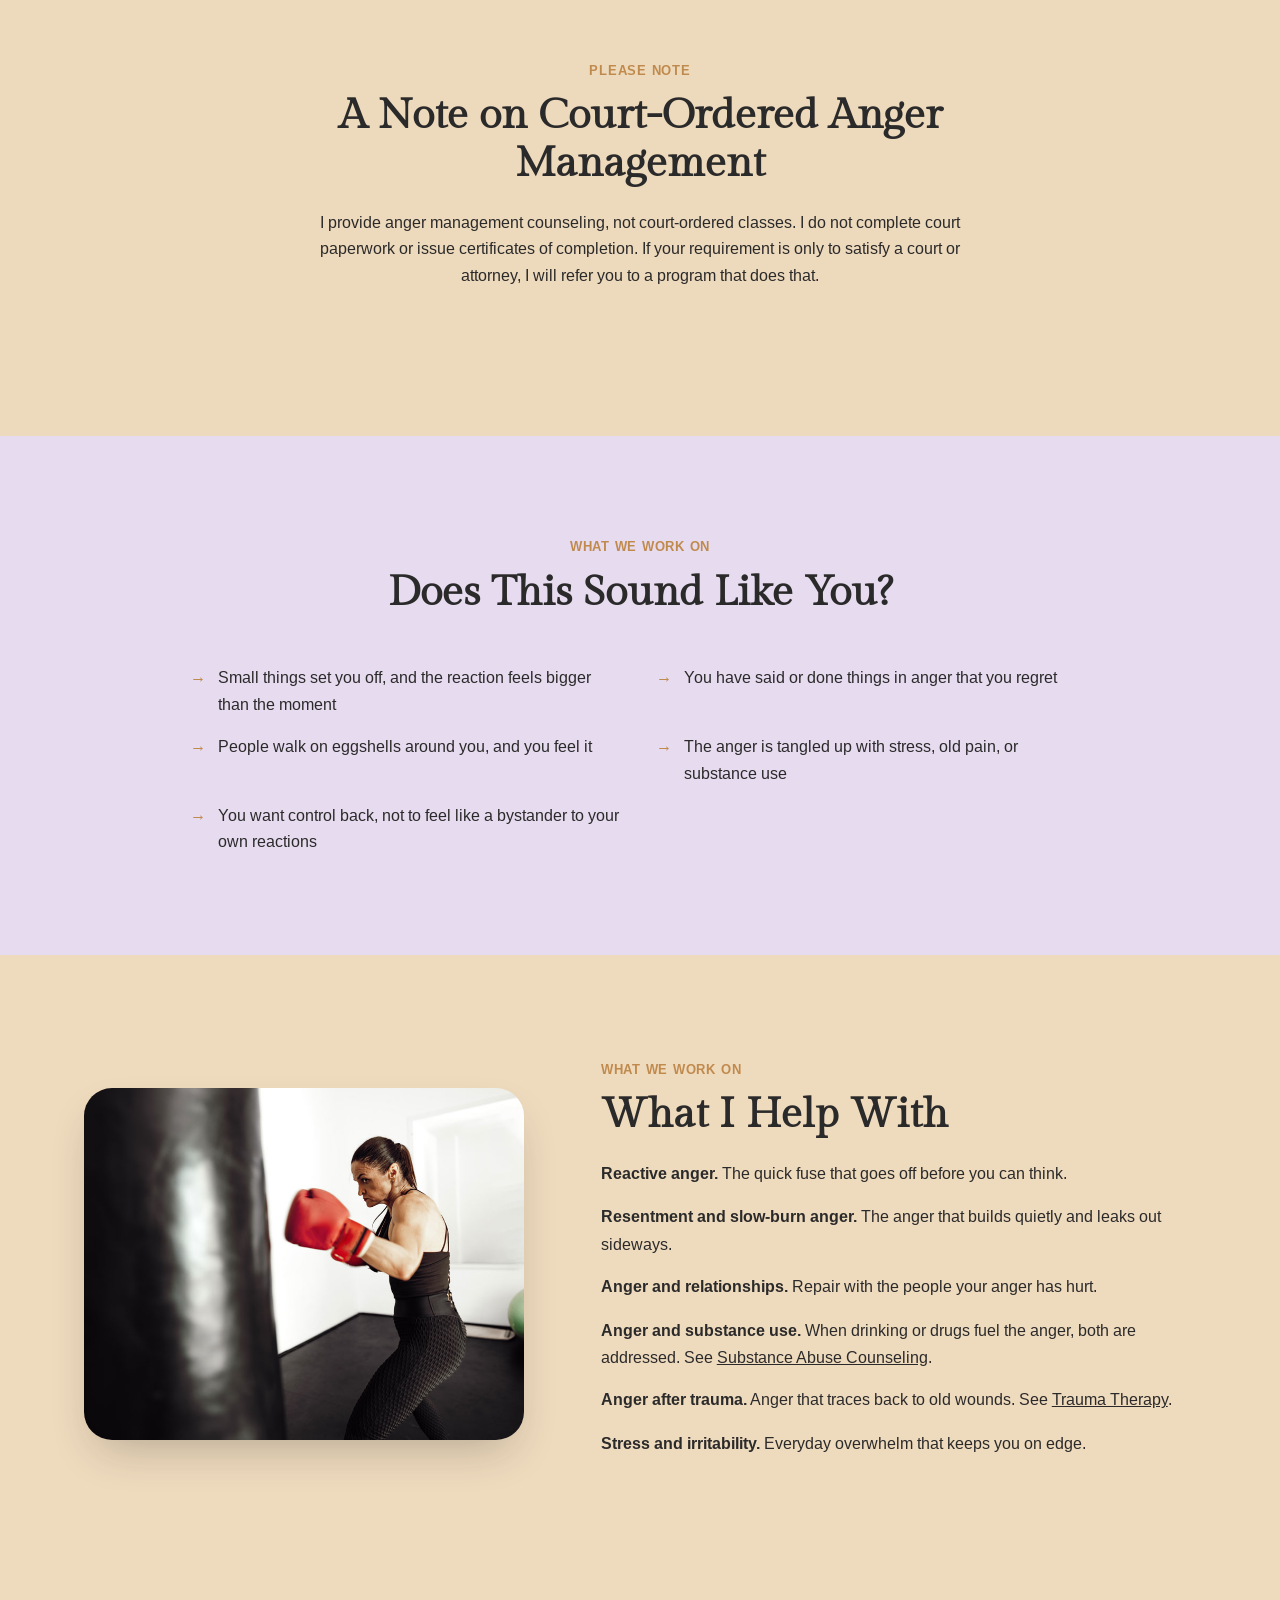
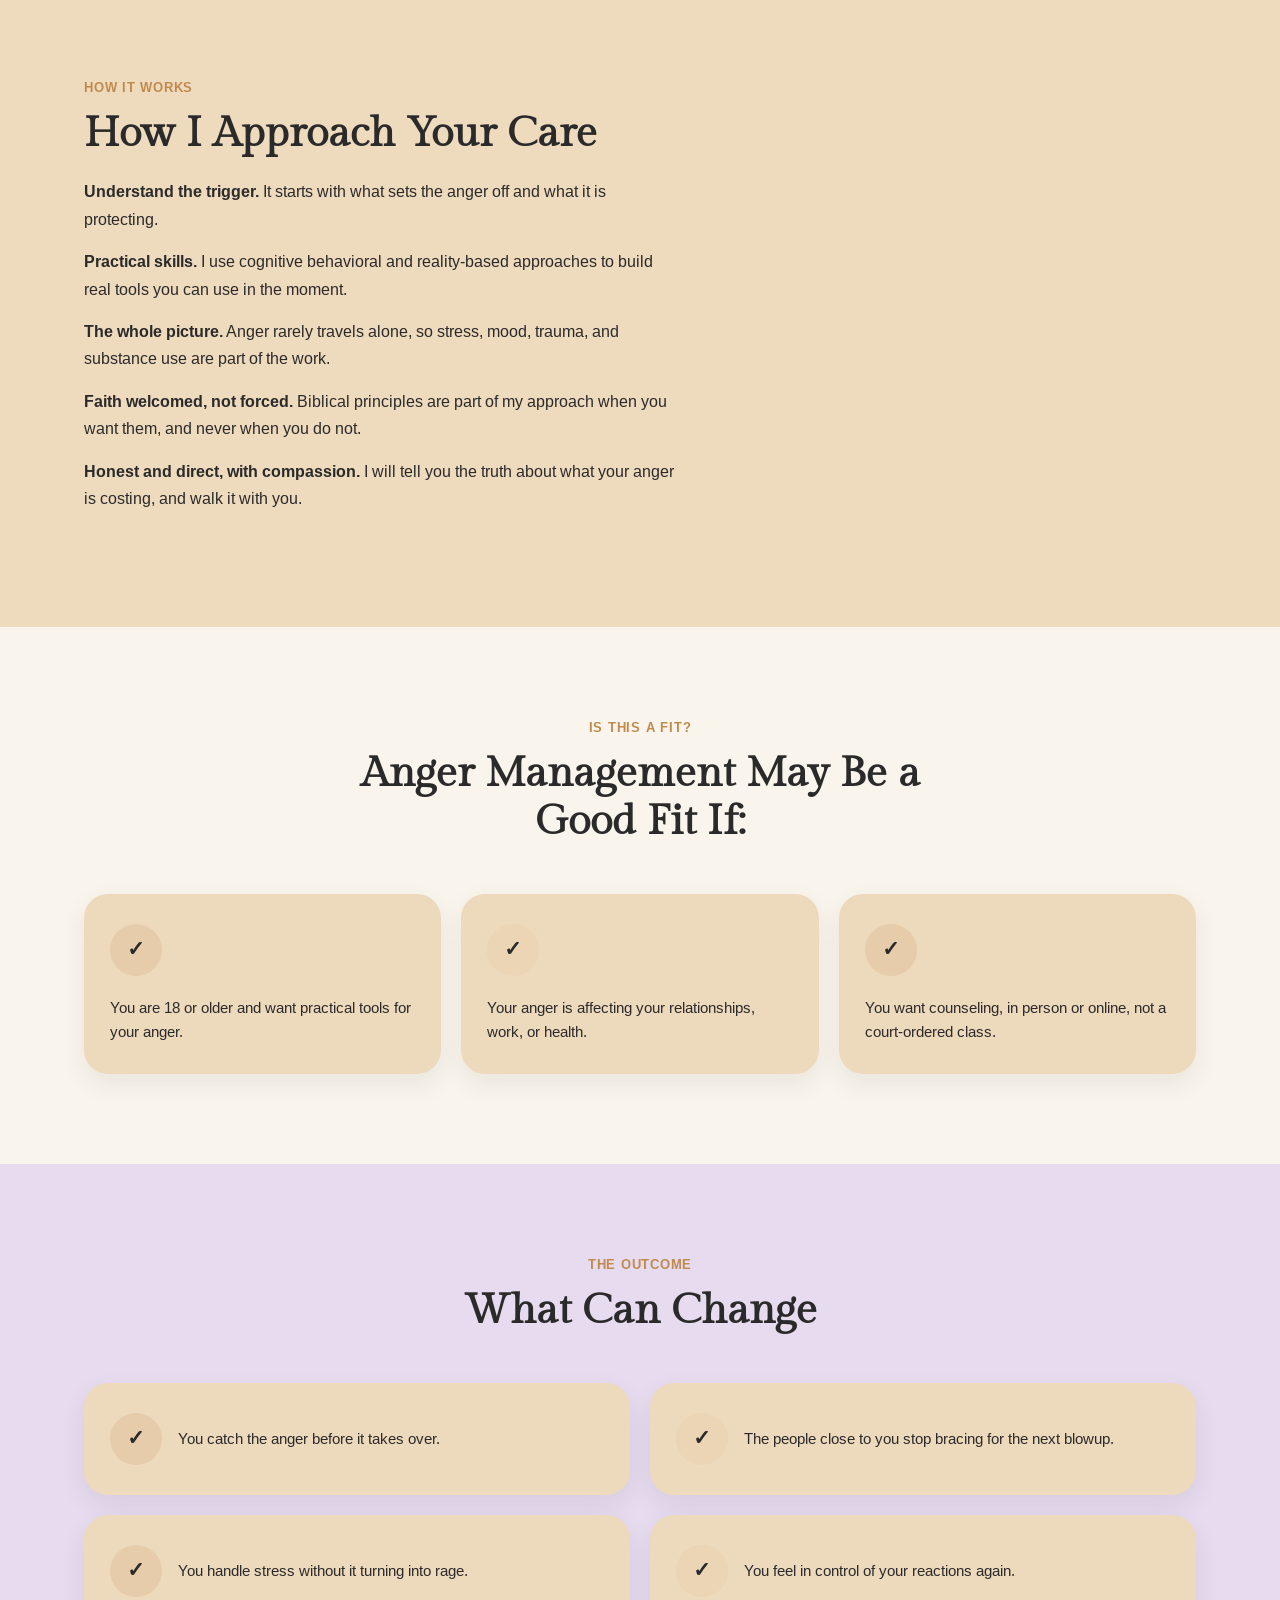
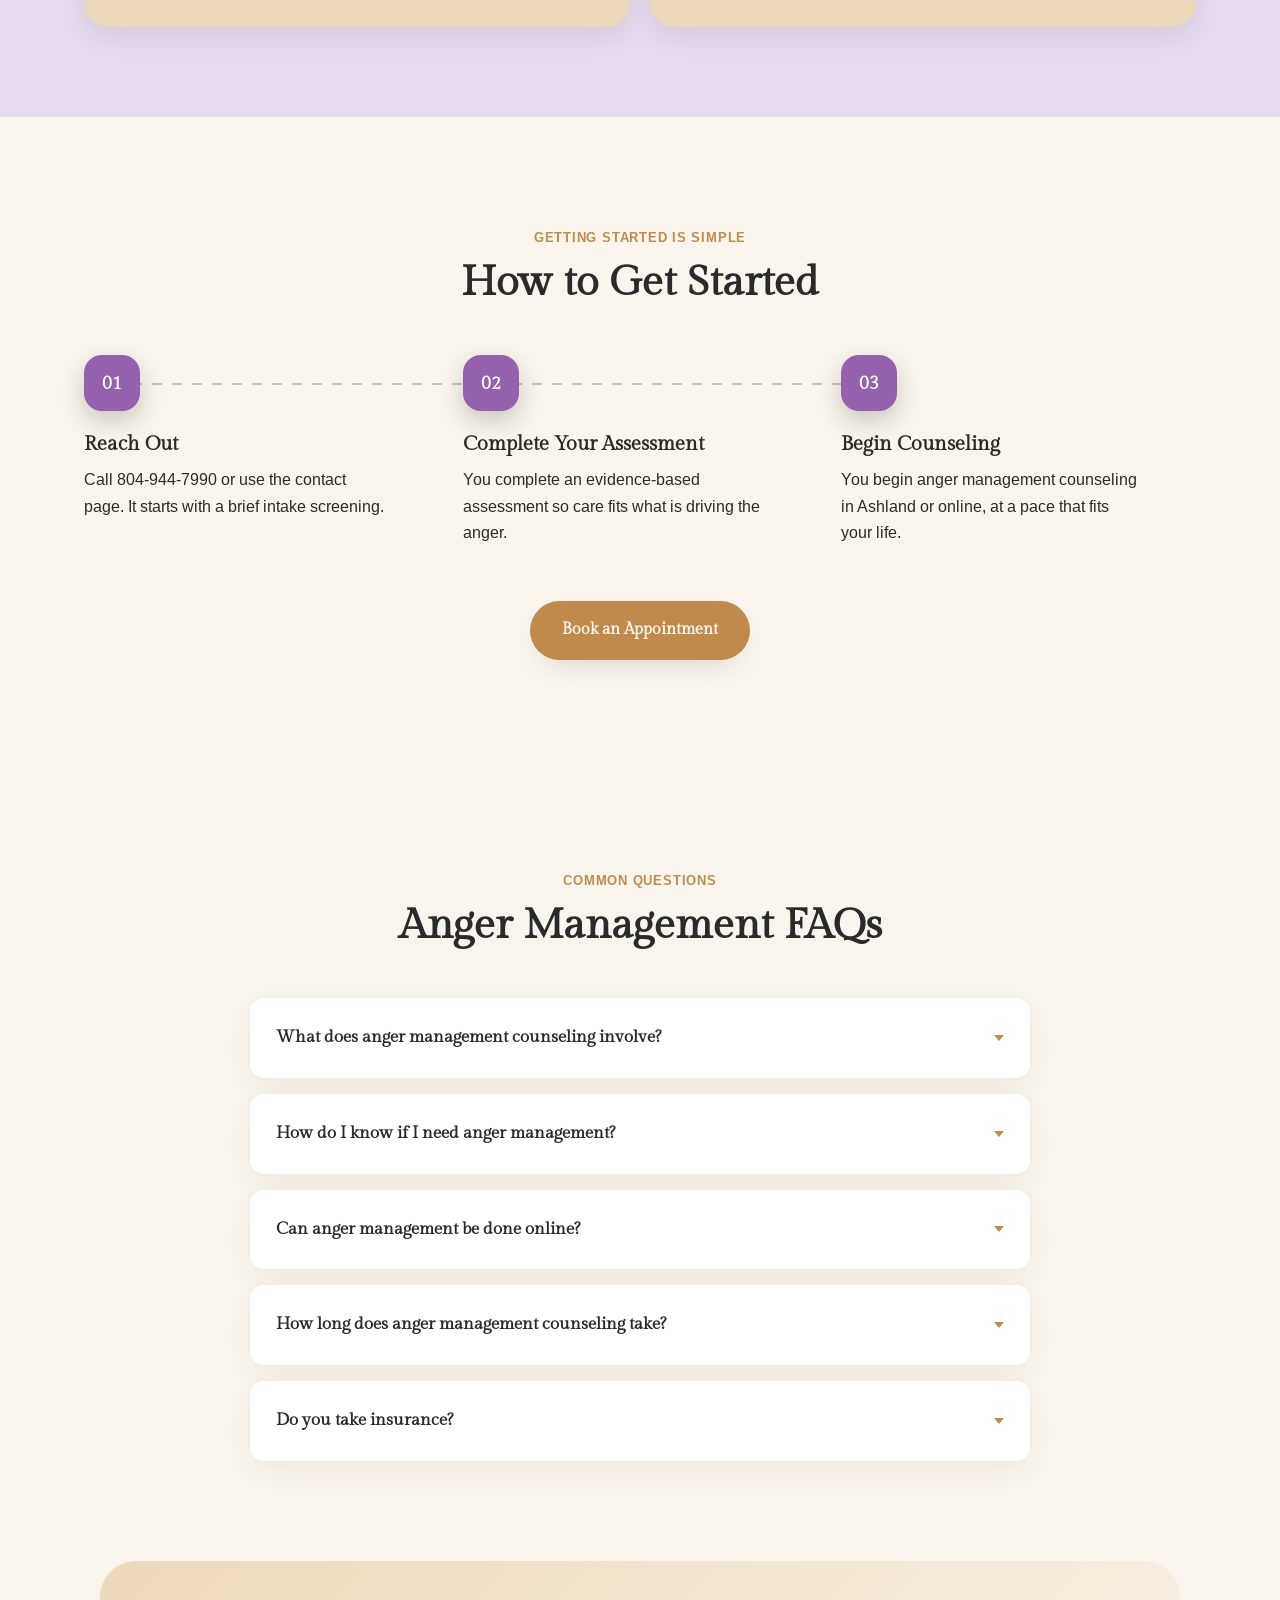
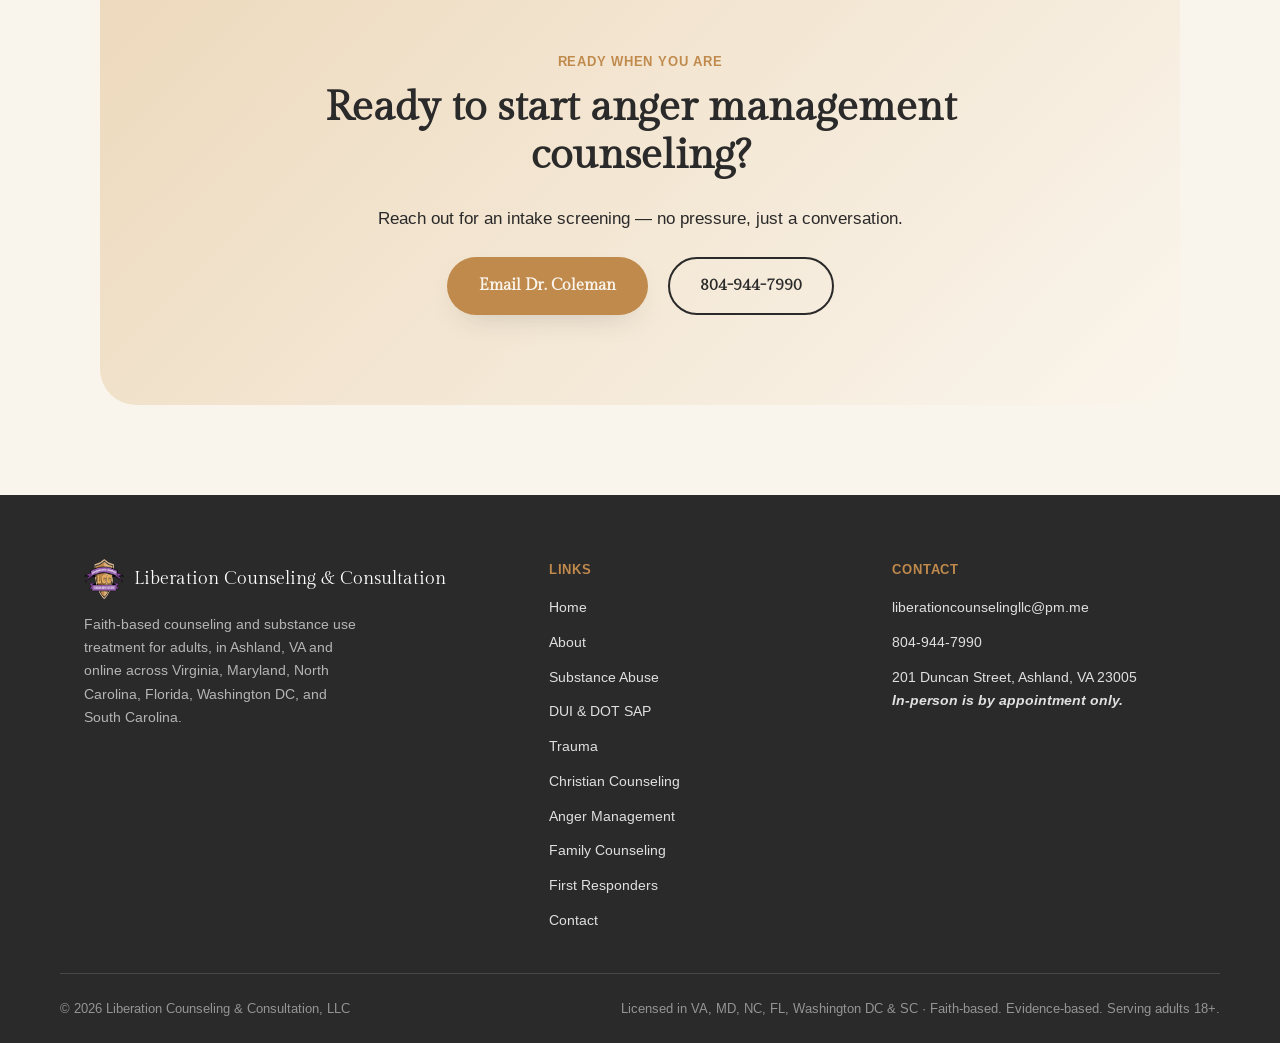
<file: anger-management.html>
<!doctype html>
<html lang="en">
<head>
<!-- Google tag (gtag.js) -->
<script async src="https://www.googletagmanager.com/gtag/js?id=G-52EL54VQRT"></script>
<script>
  window.dataLayer = window.dataLayer || [];
  function gtag(){dataLayer.push(arguments);}
  gtag('js', new Date());

  gtag('config', 'G-52EL54VQRT');
</script>
<meta charset="UTF-8" />
<meta name="viewport" content="width=device-width, initial-scale=1.0" />
<title>Anger Management Counseling in Ashland, VA &amp; Online</title>
<meta name="description" content="Anger management counseling in Ashland, VA and online across Virginia with Dr. Chris Coleman, a licensed counselor of 20+ years. Respond, don't just react." />
<meta property="og:title" content="Anger Management Counseling | Liberation Counseling & Consultation" />
<meta property="og:description" content="Anger management counseling that helps you understand your triggers and respond with control." />
<meta property="og:type" content="website" />
<link rel="icon" href="images/liberation-logo-sm.png" />
<link rel="preconnect" href="https://fonts.googleapis.com" />
<link rel="preconnect" href="https://fonts.gstatic.com" crossorigin />
<link href="https://fonts.googleapis.com/css2?family=Gilda+Display&amp;family=Arimo:wght@400;500;600;700&amp;display=swap" rel="stylesheet" />
<link rel="stylesheet" href="styles.css" />
</head>
<body>

<a class="skip-link" href="#main">Skip to content</a>

<div class="site-header-wrap" id="headerWrap">
  <header class="site-header" id="top">
    <div class="header-inner">
      <a class="brand" href="index.html">
        <img src="images/liberation-logo-sm.png" alt="Liberation Counseling & Consultation" width="56" height="56" />
        <span>Liberation Counseling &amp; Consultation</span>
      </a>

      <button class="nav-toggle" id="navToggle" aria-expanded="false" aria-controls="primaryNav">
        <span></span><span></span><span></span>
        <span class="sr-only">Menu</span>
      </button>

      <nav class="primary-nav" id="primaryNav">
        <a href="about.html">About</a>
        <div class="nav-dropdown">
          <a href="index.html#services" aria-expanded="false">Services <span class="caret" aria-hidden="true"></span></a>
          <div class="dropdown-menu">
            <a href="substance-abuse.html">Substance Abuse Counseling</a>
            <a href="dui-dot-sap.html">DUI &amp; DOT SAP</a>
            <a href="trauma-therapy.html">Trauma Therapy</a>
            <a href="christian-counseling.html">Christian Counseling</a>
            <a href="anger-management.html">Anger Management</a>
            <a href="family-counseling.html">Family Counseling</a>
            <a href="first-responders.html">Military &amp; First Responders</a>
          </div>
        </div>
        <a href="contact.html">Contact</a>
        <a class="btn btn-primary btn-small" href="contact.html">Book an Appointment</a>
      </nav>
    </div>
  </header>
</div>

<main id="main">

  <section class="hero">
    <div class="blob blob-1"></div>
    <div class="blob blob-2"></div>
    <div class="blob blob-3"></div>
    <div class="blob blob-4"></div>
    <div class="blob blob-5"></div>
    <div class="wrap hero-inner">
      <div class="hero-copy reveal">
        <span class="eyebrow">Ashland, VA &bull; Online Across Virginia, Maryland, North Carolina, Florida, Washington DC &amp; South Carolina</span>
        <h1>Anger Management <span class="hl">Counseling</span></h1>
        <p class="lede">Anger management counseling that helps you understand your triggers and respond with control, in Ashland, VA and online across Virginia.</p>
        <div class="hero-cta-row">
          <a class="btn btn-primary" href="contact.html">Book an Appointment</a>
          <a class="arrow-link" href="#process">See how it works <span class="arrow">&rarr;</span></a>
        </div>
      </div>
      <div class="hero-figure">
        <div class="card">
          <img src="images/anger-hero.jpg" alt="A man sitting with his head in his hands" width="1000" height="667" />
        </div>
        <div class="floating-chip">
          <span class="dot"></span>
          <span>Dr. Chris Coleman, LPC, LSATP</span>
        </div>
      </div>
    </div>
  </section>

  <section class="about about--cream">
    <div class="wrap quote-wrap">
      <div class="testimonial-card reveal">
        <span class="testimonial-mark" aria-hidden="true">&ldquo;</span>
        <p class="testimonial-text">Anger is not the enemy. <em>What it costs you is the problem.</em></p>
        <div class="check-pill-row">
          <span class="check-pill"><span class="check-pill-mark">&check;</span> Practical, cognitive-behavioral tools</span>
          <span class="check-pill"><span class="check-pill-mark">&check;</span> 20+ years treating anger &amp; substance use</span>
          <span class="check-pill"><span class="check-pill-mark">&check;</span> In person in Ashland or online</span>
        </div>
      </div>
    </div>
    <div class="wrap about-grid about-grid--text-first">
      <div class="about-copy reveal">
        <span class="eyebrow">the basics</span>
        <h2>What Is Anger Management Counseling?</h2>
        <p>Anger management counseling is evidence-based care that helps you recognize what sets off your anger and build skills to respond instead of react. I provide it in Ashland, VA and online across Virginia, Maryland, North Carolina, Florida, Washington DC, and South Carolina.</p>
        <p>I am Dr. Chris Coleman, a licensed counselor with more than 20 years helping people with anger, substance use, and co-occurring concerns. Control is the goal. You do not need to be of the Christian faith to be here. Faith is offered, never forced.</p>
      </div>
      <div class="about-media reveal reveal-from-right">
        <img src="images/dr-chris-coleman.jpeg" alt="Dr. Chris Coleman" width="400" height="400" loading="lazy" style="object-position: top;" />
      </div>
    </div>
  </section>

  <section class="about about--solid about--tint3">
    <div class="wrap">
      <div class="section-head center reveal">
        <span class="eyebrow eyebrow-center">please note</span>
        <h2>A Note on Court-Ordered Anger Management</h2>
        <p>I provide anger management counseling, not court-ordered classes. I do not complete court paperwork or issue certificates of completion. If your requirement is only to satisfy a court or attorney, I will refer you to a program that does that.</p>
      </div>
    </div>
  </section>

  <section class="issues issues--tint">
    <div class="wrap">
      <div class="section-head center reveal">
        <span class="eyebrow eyebrow-center">what we work on</span>
        <h2>Does This Sound Like You?</h2>
      </div>
      <ul class="issue-list reveal">
        <li>Small things set you off, and the reaction feels bigger than the moment</li>
        <li>You have said or done things in anger that you regret</li>
        <li>People walk on eggshells around you, and you feel it</li>
        <li>The anger is tangled up with stress, old pain, or substance use</li>
        <li>You want control back, not to feel like a bystander to your own reactions</li>
      </ul>
    </div>
  </section>

  <section class="about about--solid about--tint2">
    <div class="wrap about-grid">
      <div class="about-media reveal reveal-from-left">
        <img src="images/anger-what-we-work-on.jpg" alt="A woman practicing boxing on a punching bag" width="1000" height="667" loading="lazy" />
      </div>
      <div class="about-copy reveal">
        <span class="eyebrow">what we work on</span>
        <h2>What I Help With</h2>
        <p><strong>Reactive anger.</strong> The quick fuse that goes off before you can think.</p>
        <p><strong>Resentment and slow-burn anger.</strong> The anger that builds quietly and leaks out sideways.</p>
        <p><strong>Anger and relationships.</strong> Repair with the people your anger has hurt.</p>
        <p><strong>Anger and substance use.</strong> When drinking or drugs fuel the anger, both are addressed. See <a href="substance-abuse.html">Substance Abuse Counseling</a>.</p>
        <p><strong>Anger after trauma.</strong> Anger that traces back to old wounds. See <a href="trauma-therapy.html">Trauma Therapy</a>.</p>
        <p><strong>Stress and irritability.</strong> Everyday overwhelm that keeps you on edge.</p>
      </div>
    </div>
  </section>

  <section class="about about--tint2">
    <div class="wrap about-grid about-grid--text-first">
      <div class="about-copy reveal">
        <span class="eyebrow">how it works</span>
        <h2>How I Approach Your Care</h2>
        <p><strong>Understand the trigger.</strong> It starts with what sets the anger off and what it is protecting.</p>
        <p><strong>Practical skills.</strong> I use cognitive behavioral and reality-based approaches to build real tools you can use in the moment.</p>
        <p><strong>The whole picture.</strong> Anger rarely travels alone, so stress, mood, trauma, and substance use are part of the work.</p>
        <p><strong>Faith welcomed, not forced.</strong> Biblical principles are part of my approach when you want them, and never when you do not.</p>
        <p><strong>Honest and direct, with compassion.</strong> I will tell you the truth about what your anger is costing, and walk it with you.</p>
      </div>
      <div class="about-media reveal reveal-from-right">
        <img src="images/anger-how-it-works.jpg" alt="A calm counseling office with a chair and small table" width="1000" height="667" loading="lazy" />
      </div>
    </div>
  </section>

  <section class="benefits">
    <div class="wrap">
      <div class="section-head center reveal">
        <span class="eyebrow eyebrow-center">is this a fit?</span>
        <h2>Anger Management May Be a Good Fit If:</h2>
      </div>
      <div class="benefit-grid benefit-grid-3">
        <article class="benefit-card">
          <div class="icon-chip check-icon">&check;</div>
          <p>You are 18 or older and want practical tools for your anger.</p>
        </article>
        <article class="benefit-card">
          <div class="icon-chip check-icon">&check;</div>
          <p>Your anger is affecting your relationships, work, or health.</p>
        </article>
        <article class="benefit-card">
          <div class="icon-chip check-icon">&check;</div>
          <p>You want counseling, in person or online, not a court-ordered class.</p>
        </article>
      </div>
    </div>
  </section>

  <section class="benefits benefits--tint">
    <div class="wrap">
      <div class="section-head center reveal">
        <span class="eyebrow eyebrow-center">the outcome</span>
        <h2>What Can Change</h2>
      </div>
      <div class="benefit-grid benefit-grid-2">
        <article class="benefit-card">
          <div class="icon-chip check-icon">&check;</div>
          <p>You catch the anger before it takes over.</p>
        </article>
        <article class="benefit-card">
          <div class="icon-chip check-icon">&check;</div>
          <p>The people close to you stop bracing for the next blowup.</p>
        </article>
        <article class="benefit-card">
          <div class="icon-chip check-icon">&check;</div>
          <p>You handle stress without it turning into rage.</p>
        </article>
        <article class="benefit-card">
          <div class="icon-chip check-icon">&check;</div>
          <p>You feel in control of your reactions again.</p>
        </article>
      </div>
    </div>
  </section>

  <section class="process" id="process">
    <div class="wrap">
      <div class="section-head center reveal">
        <span class="eyebrow eyebrow-center">Getting started is simple</span>
        <h2>How to Get Started</h2>
      </div>
      <ol class="process-grid reveal">
        <li class="process-card reveal">
          <span class="process-num">01</span>
          <h3>Reach Out</h3>
          <p>Call 804-944-7990 or use the contact page. It starts with a brief intake screening.</p>
        </li>
        <li class="process-card reveal">
          <span class="process-num">02</span>
          <h3>Complete Your Assessment</h3>
          <p>You complete an evidence-based assessment so care fits what is driving the anger.</p>
        </li>
        <li class="process-card reveal">
          <span class="process-num">03</span>
          <h3>Begin Counseling</h3>
          <p>You begin anger management counseling in Ashland or online, at a pace that fits your life.</p>
        </li>
      </ol>
      <div class="process-cta reveal">
        <a class="btn btn-primary" href="contact.html">Book an Appointment</a>
      </div>
    </div>
  </section>

  <section class="faq">
    <div class="wrap">
      <div class="section-head center reveal">
        <span class="eyebrow eyebrow-center">Common questions</span>
        <h2>Anger Management FAQs</h2>
      </div>
      <div class="faq-list reveal">
        <details class="faq-item" name="faq">
          <summary>What does anger management counseling involve?<span class="chevron"></span></summary>
          <p>Anger management counseling helps you identify your triggers and build practical skills to respond with control. I use cognitive behavioral and reality-based approaches, tailored to your situation.</p>
        </details>
        <details class="faq-item" name="faq">
          <summary>How do I know if I need anger management?<span class="chevron"></span></summary>
          <p>If your anger is hurting your relationships, your work, or your health, or if people close to you have raised concerns, it may be time. A brief assessment can help you decide.</p>
        </details>
        <details class="faq-item" name="faq">
          <summary>Can anger management be done online?<span class="chevron"></span></summary>
          <p>Yes. Anger management counseling is available in person in Ashland, VA and online across Virginia, Maryland, North Carolina, Florida, Washington DC, and South Carolina.</p>
        </details>
        <details class="faq-item" name="faq">
          <summary>How long does anger management counseling take?<span class="chevron"></span></summary>
          <p>It depends on your goals and what is driving the anger. Many people work in a focused series of sessions, and the plan adjusts as you go.</p>
        </details>
        <details class="faq-item" name="faq">
          <summary>Do you take insurance?<span class="chevron"></span></summary>
          <p>Yes. Insurance is accepted through Headway, including Aetna, Cigna, Anthem/BCBS, United Health/Optum, Carefirst, Carelon Behavioral Health, and some Kaiser plans, along with private pay.</p>
        </details>
      </div>
    </div>
  </section>

  <div class="wrap cta-band-wrap" id="contact">
    <div class="cta-band reveal">
      <div class="blob-f"></div>
      <div class="blob-f2"></div>
      <div class="blob-f3"></div>
      <div class="blob-f4"></div>
      <div class="blob-f5"></div>
      <div class="blob-f6"></div>
      <div class="blob-f7"></div>
      <div class="cta-band-inner">
        <span class="eyebrow eyebrow-center">Ready when you are</span>
        <h2>Ready to start anger management counseling?</h2>
        <p>Reach out for an intake screening &mdash; no pressure, just a conversation.</p>
        <div class="contact-links">
          <a class="btn btn-primary" href="mailto:liberationcounselingllc@pm.me">Email Dr. Coleman</a>
          <a class="btn btn-outline-light" href="tel:+18049447990">804-944-7990</a>
        </div>
      </div>
    </div>
  </div>

</main>

<footer class="site-footer">
  <div class="wrap footer-inner">
    <div>
      <div class="footer-brand">
        <img src="images/liberation-logo-sm.png" alt="Liberation Counseling & Consultation" width="40" height="40" />
        <span>Liberation Counseling &amp; Consultation</span>
      </div>
      <p class="footer-blurb">Faith-based counseling and substance use treatment for adults, in Ashland, VA and online across Virginia, Maryland, North Carolina, Florida, Washington DC, and South Carolina.</p>
    </div>

    <div class="footer-col">
      <span class="eyebrow">Links</span>
      <nav class="footer-nav" aria-label="Footer">
        <a href="index.html">Home</a>
        <a href="about.html">About</a>
        <a href="substance-abuse.html">Substance Abuse</a>
        <a href="dui-dot-sap.html">DUI &amp; DOT SAP</a>
        <a href="trauma-therapy.html">Trauma</a>
        <a href="christian-counseling.html">Christian Counseling</a>
        <a href="anger-management.html">Anger Management</a>
        <a href="family-counseling.html">Family Counseling</a>
        <a href="first-responders.html">First Responders</a>
        <a href="contact.html">Contact</a>
      </nav>
    </div>

    <div class="footer-col">
      <span class="eyebrow">Contact</span>
      <div class="footer-contact">
        <a href="mailto:liberationcounselingllc@pm.me">liberationcounselingllc@pm.me</a>
        <a href="tel:+18049447990">804-944-7990</a>
        <p>201 Duncan Street, Ashland, VA 23005<br /><strong><em>In-person is by appointment only.</em></strong></p>
      </div>
    </div>
  </div>
  <div class="wrap footer-bottom">
    <span>&copy; 2026 Liberation Counseling &amp; Consultation, LLC</span>
    <span>Licensed in VA, MD, NC, FL, Washington DC &amp; SC &middot; Faith-based. Evidence-based. Serving adults 18+.</span>
  </div>
</footer>

<script src="script.js"></script>
</body>
</html>
</file>
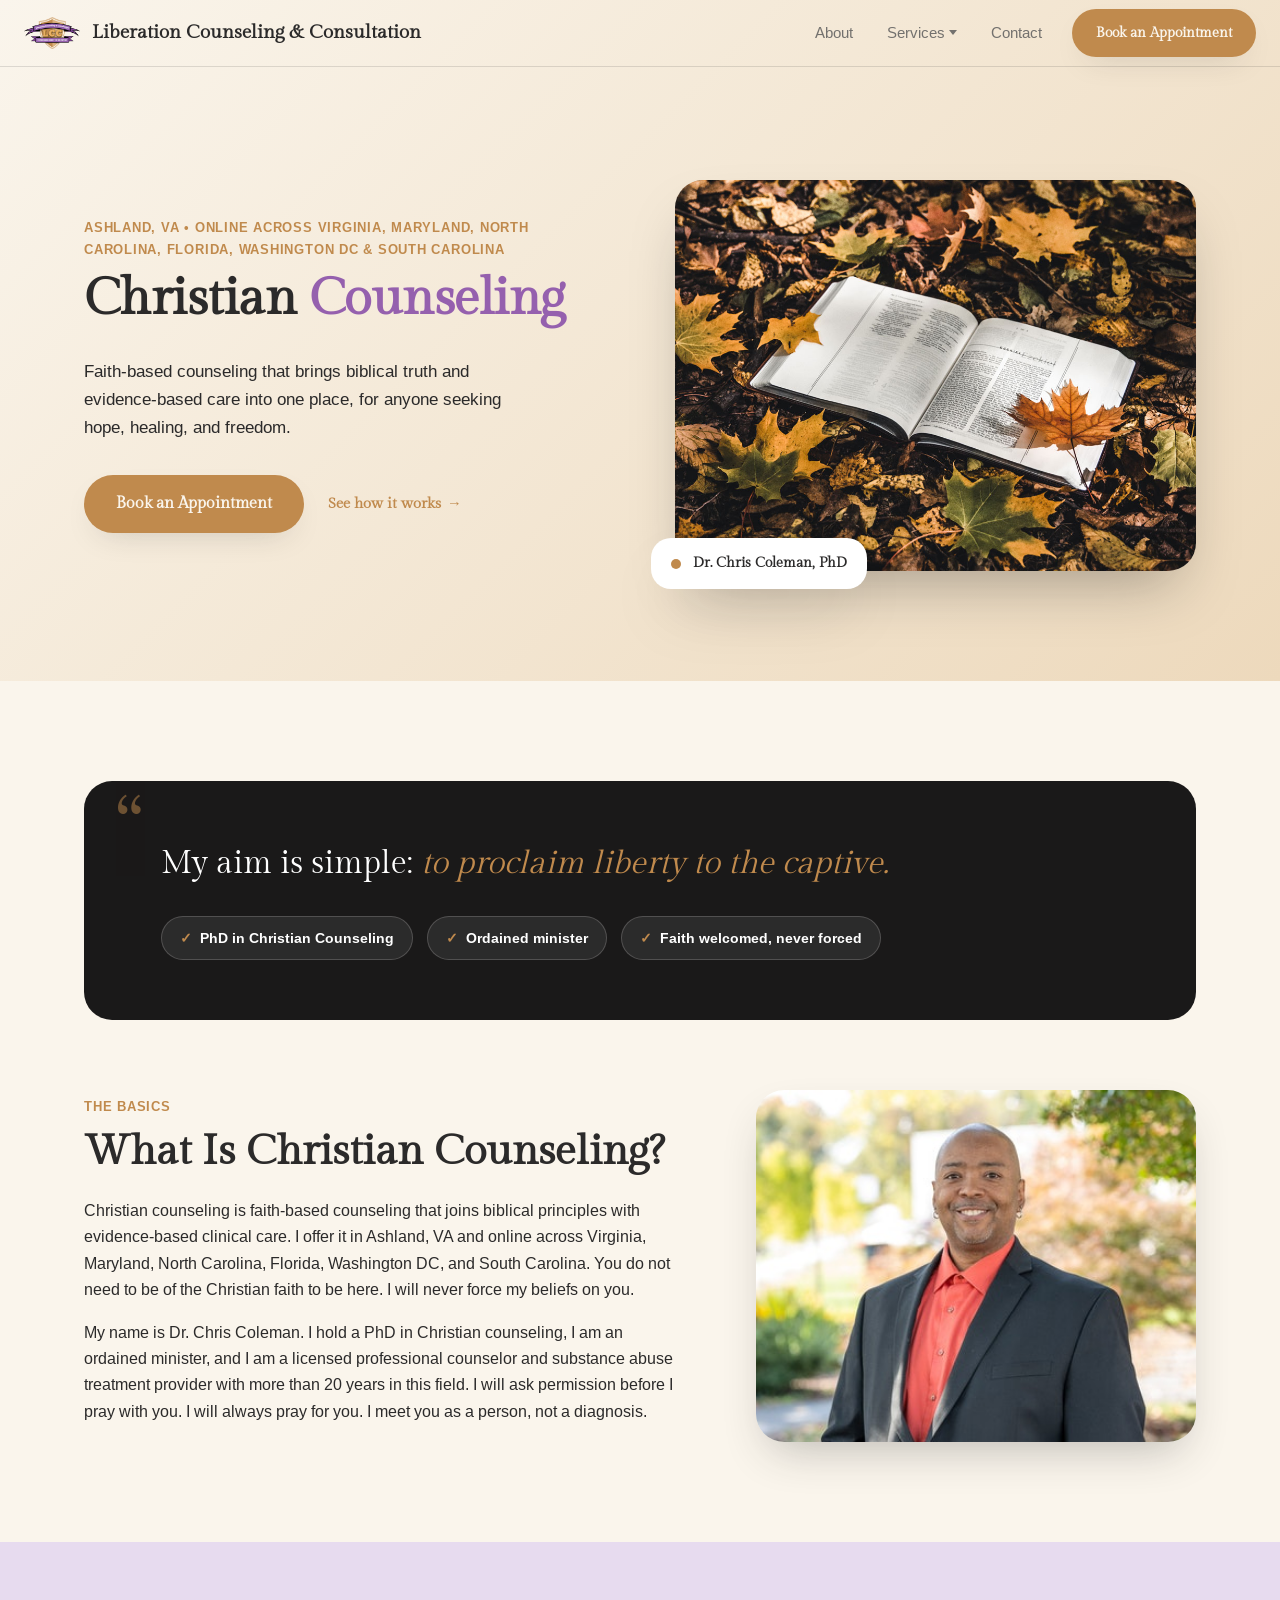
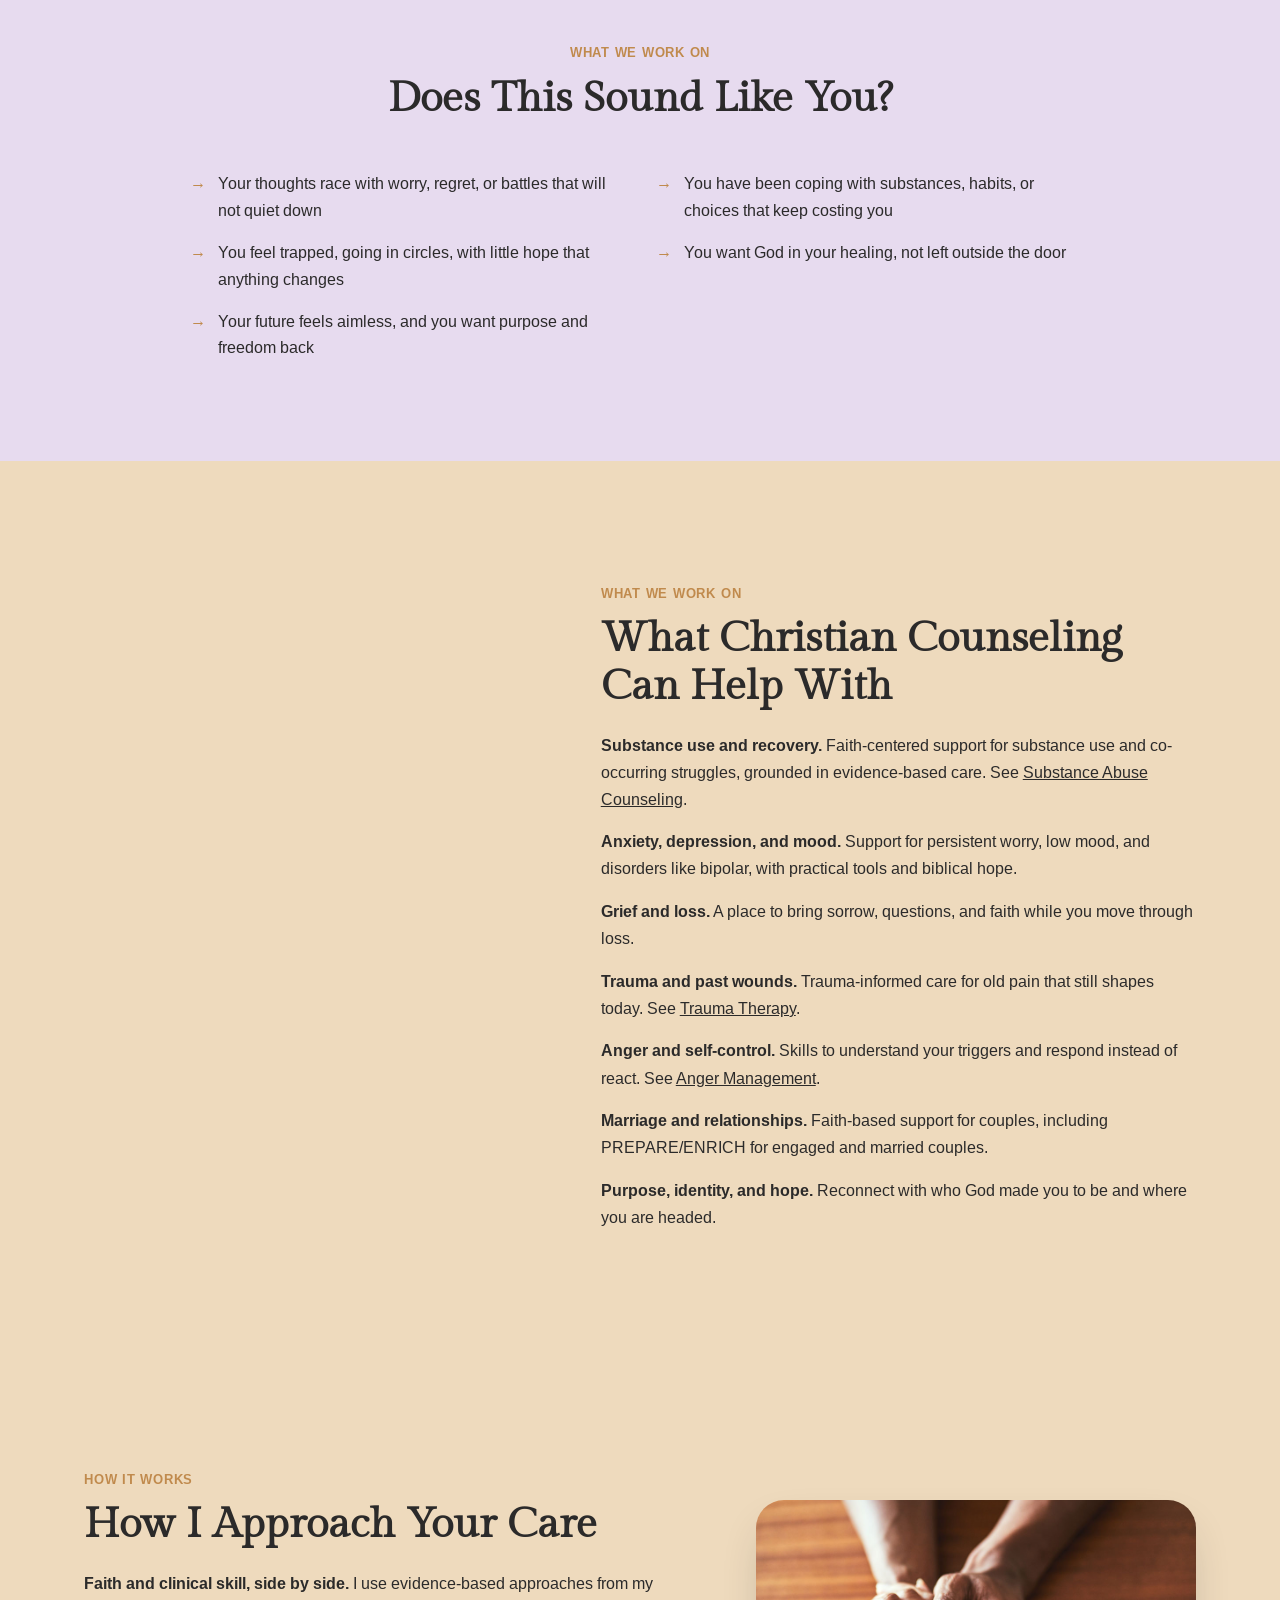
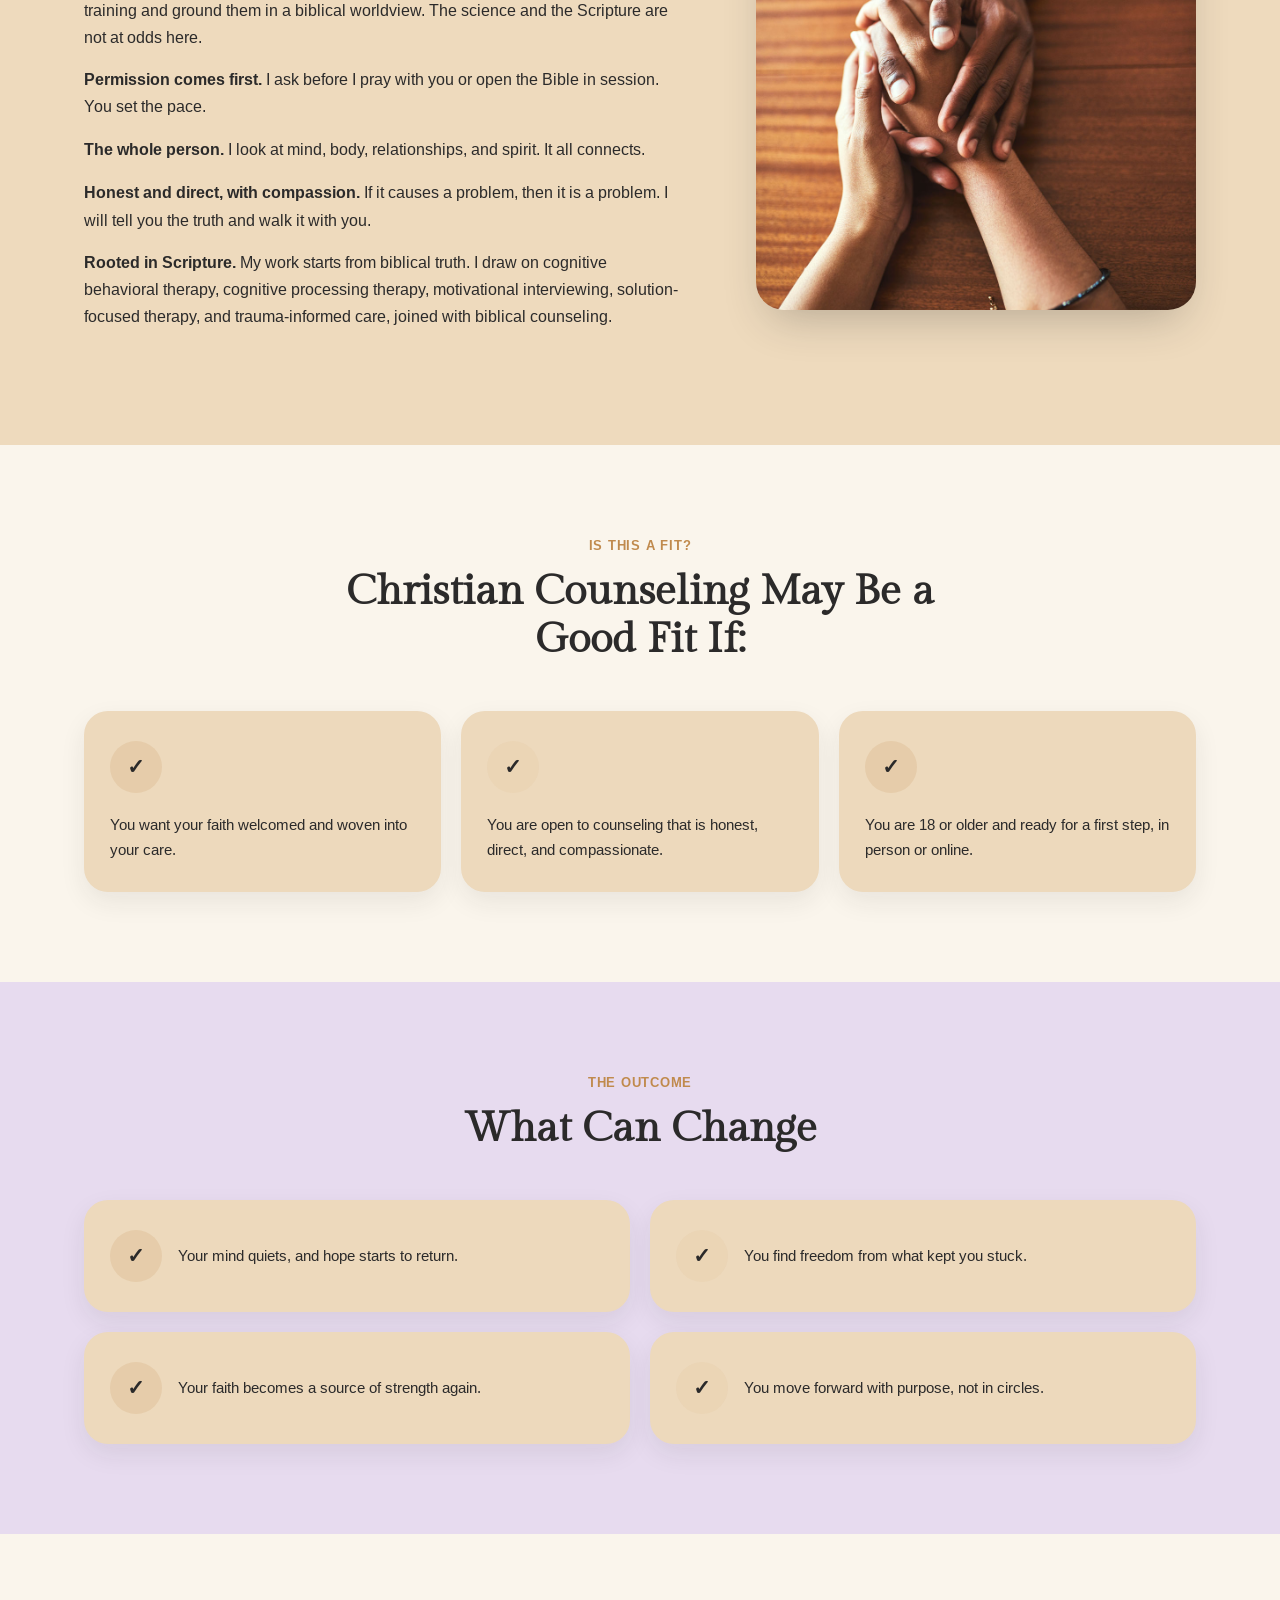
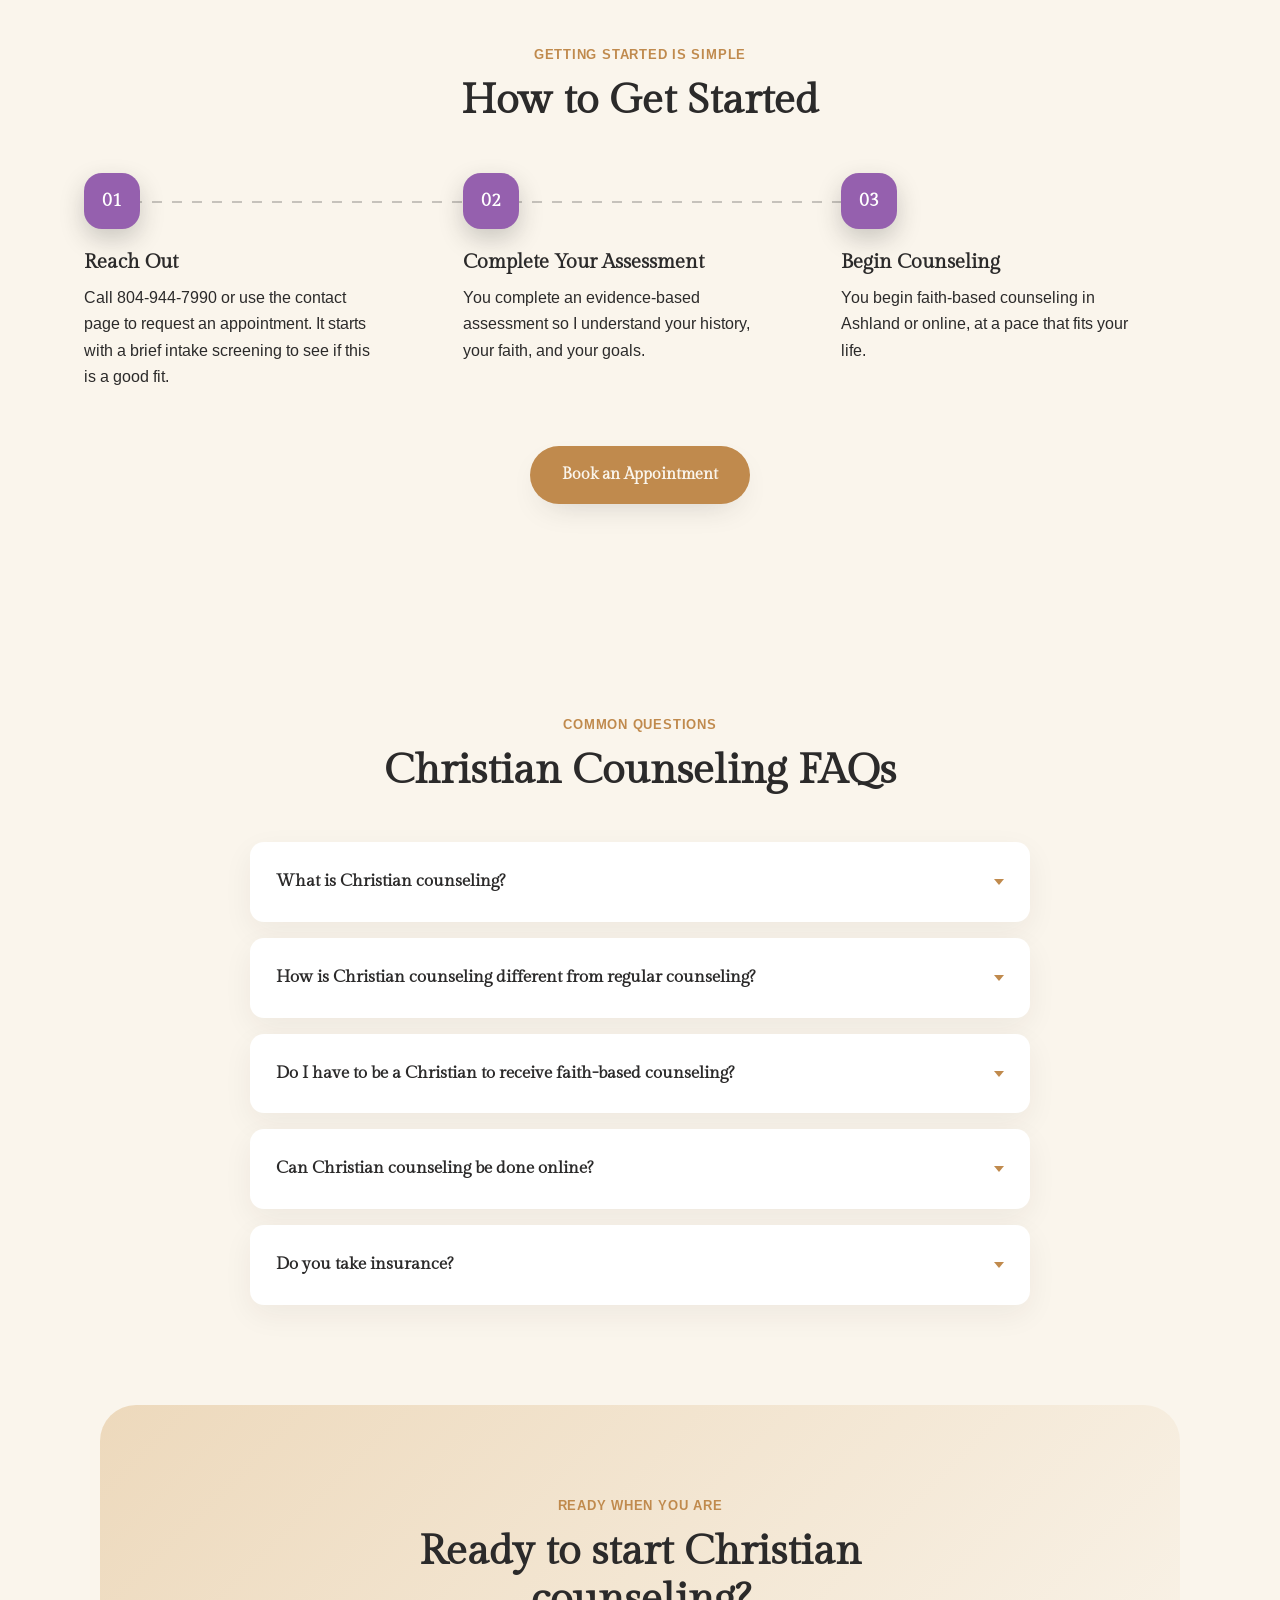
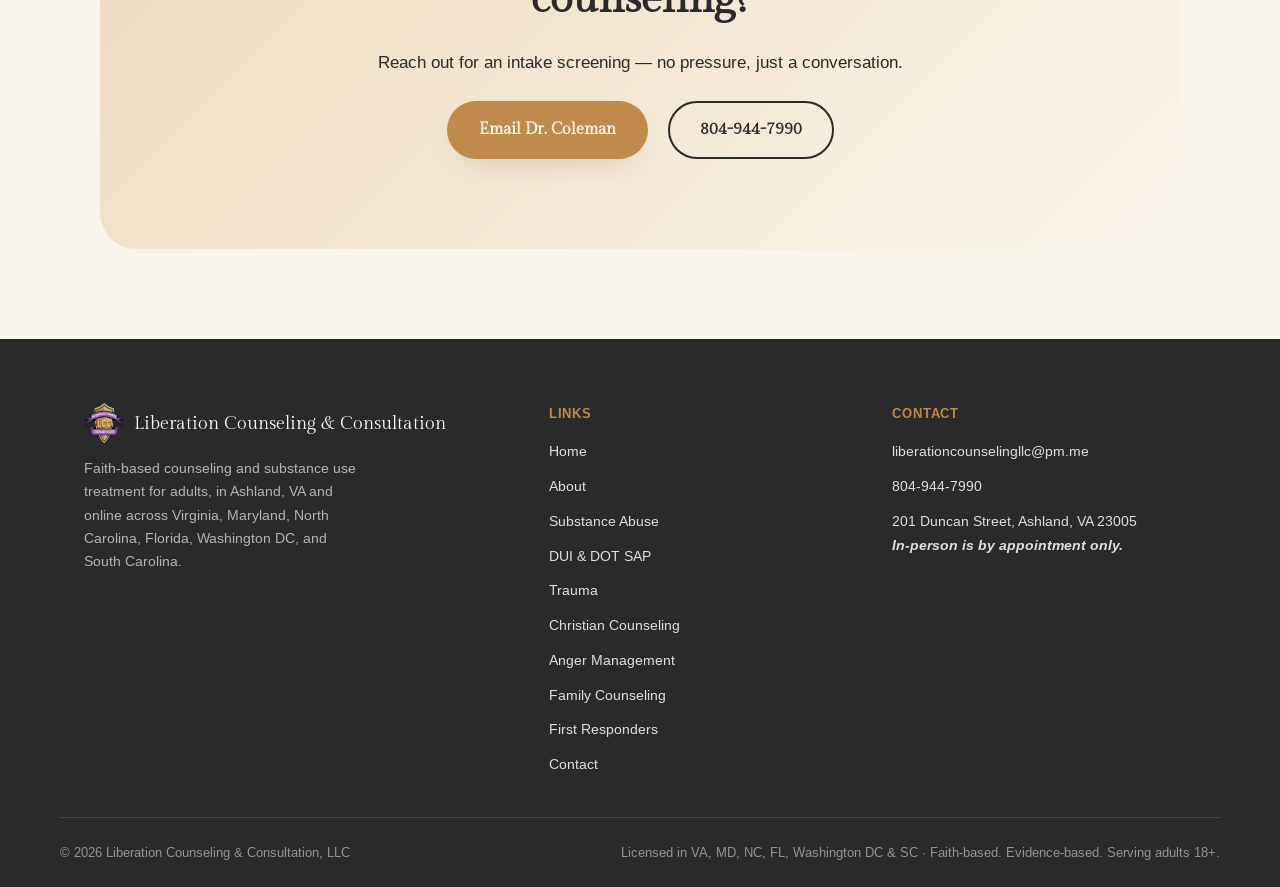
<file: christian-counseling.html>
<!doctype html>
<html lang="en">
<head>
<!-- Google tag (gtag.js) -->
<script async src="https://www.googletagmanager.com/gtag/js?id=G-52EL54VQRT"></script>
<script>
  window.dataLayer = window.dataLayer || [];
  function gtag(){dataLayer.push(arguments);}
  gtag('js', new Date());

  gtag('config', 'G-52EL54VQRT');
</script>
<meta charset="UTF-8" />
<meta name="viewport" content="width=device-width, initial-scale=1.0" />
<title>Christian Counseling in Ashland, VA &amp; Online | Liberation Counseling &amp; Consultation</title>
<meta name="description" content="Faith-based counseling that brings biblical truth and evidence-based care into one place, with Dr. Chris Coleman, PhD, in Ashland, VA and online." />
<meta property="og:title" content="Christian Counseling | Liberation Counseling & Consultation" />
<meta property="og:description" content="Faith-based counseling that brings biblical truth and evidence-based care into one place, for anyone seeking hope, healing, and freedom." />
<meta property="og:type" content="website" />
<link rel="icon" href="images/liberation-logo-sm.png" />
<link rel="preconnect" href="https://fonts.googleapis.com" />
<link rel="preconnect" href="https://fonts.gstatic.com" crossorigin />
<link href="https://fonts.googleapis.com/css2?family=Gilda+Display&amp;family=Arimo:wght@400;500;600;700&amp;display=swap" rel="stylesheet" />
<link rel="stylesheet" href="styles.css" />
</head>
<body>

<a class="skip-link" href="#main">Skip to content</a>

<div class="site-header-wrap" id="headerWrap">
  <header class="site-header" id="top">
    <div class="header-inner">
      <a class="brand" href="index.html">
        <img src="images/liberation-logo-sm.png" alt="Liberation Counseling & Consultation" width="56" height="56" />
        <span>Liberation Counseling &amp; Consultation</span>
      </a>

      <button class="nav-toggle" id="navToggle" aria-expanded="false" aria-controls="primaryNav">
        <span></span><span></span><span></span>
        <span class="sr-only">Menu</span>
      </button>

      <nav class="primary-nav" id="primaryNav">
        <a href="about.html">About</a>
        <div class="nav-dropdown">
          <a href="index.html#services" aria-expanded="false">Services <span class="caret" aria-hidden="true"></span></a>
          <div class="dropdown-menu">
            <a href="substance-abuse.html">Substance Abuse Counseling</a>
            <a href="dui-dot-sap.html">DUI &amp; DOT SAP</a>
            <a href="trauma-therapy.html">Trauma Therapy</a>
            <a href="christian-counseling.html">Christian Counseling</a>
            <a href="anger-management.html">Anger Management</a>
            <a href="family-counseling.html">Family Counseling</a>
            <a href="first-responders.html">Military &amp; First Responders</a>
          </div>
        </div>
        <a href="contact.html">Contact</a>
        <a class="btn btn-primary btn-small" href="contact.html">Book an Appointment</a>
      </nav>
    </div>
  </header>
</div>

<main id="main">

  <section class="hero">
    <div class="blob blob-1"></div>
    <div class="blob blob-2"></div>
    <div class="blob blob-3"></div>
    <div class="blob blob-4"></div>
    <div class="blob blob-5"></div>
    <div class="wrap hero-inner">
      <div class="hero-copy reveal">
        <span class="eyebrow">Ashland, VA &bull; Online Across Virginia, Maryland, North Carolina, Florida, Washington DC &amp; South Carolina</span>
        <h1>Christian <span class="hl">Counseling</span></h1>
        <p class="lede">Faith-based counseling that brings biblical truth and evidence-based care into one place, for anyone seeking hope, healing, and freedom.</p>
        <div class="hero-cta-row">
          <a class="btn btn-primary" href="contact.html">Book an Appointment</a>
          <a class="arrow-link" href="#process">See how it works <span class="arrow">&rarr;</span></a>
        </div>
      </div>
      <div class="hero-figure">
        <div class="card">
          <img src="images/badges/chrisitan-counseling2.jpg" alt="An open Bible resting among autumn leaves" width="1000" height="819" />
        </div>
        <div class="floating-chip">
          <span class="dot"></span>
          <span>Dr. Chris Coleman, PhD</span>
        </div>
      </div>
    </div>
  </section>

  <section class="about about--cream">
    <div class="wrap quote-wrap">
      <div class="testimonial-card reveal">
        <span class="testimonial-mark" aria-hidden="true">&ldquo;</span>
        <p class="testimonial-text">My aim is simple: <em>to proclaim liberty to the captive.</em></p>
        <div class="check-pill-row">
          <span class="check-pill"><span class="check-pill-mark">&check;</span> PhD in Christian Counseling</span>
          <span class="check-pill"><span class="check-pill-mark">&check;</span> Ordained minister</span>
          <span class="check-pill"><span class="check-pill-mark">&check;</span> Faith welcomed, never forced</span>
        </div>
      </div>
    </div>
    <div class="wrap about-grid about-grid--text-first">
      <div class="about-copy reveal">
        <span class="eyebrow">the basics</span>
        <h2>What Is Christian Counseling?</h2>
        <p>Christian counseling is faith-based counseling that joins biblical principles with evidence-based clinical care. I offer it in Ashland, VA and online across Virginia, Maryland, North Carolina, Florida, Washington DC, and South Carolina. You do not need to be of the Christian faith to be here. I will never force my beliefs on you.</p>
        <p>My name is Dr. Chris Coleman. I hold a PhD in Christian counseling, I am an ordained minister, and I am a licensed professional counselor and substance abuse treatment provider with more than 20 years in this field. I will ask permission before I pray with you. I will always pray for you. I meet you as a person, not a diagnosis.</p>
      </div>
      <div class="about-media reveal reveal-from-right">
        <img src="images/dr-chris-coleman.jpeg" alt="Dr. Chris Coleman" width="400" height="400" loading="lazy" style="object-position: top;" />
      </div>
    </div>
  </section>

  <section class="issues issues--tint">
    <div class="wrap">
      <div class="section-head center reveal">
        <span class="eyebrow eyebrow-center">what we work on</span>
        <h2>Does This Sound Like You?</h2>
      </div>
      <ul class="issue-list reveal">
        <li>Your thoughts race with worry, regret, or battles that will not quiet down</li>
        <li>You have been coping with substances, habits, or choices that keep costing you</li>
        <li>You feel trapped, going in circles, with little hope that anything changes</li>
        <li>You want God in your healing, not left outside the door</li>
        <li>Your future feels aimless, and you want purpose and freedom back</li>
      </ul>
    </div>
  </section>

  <section class="about about--solid about--tint2">
    <div class="wrap about-grid">
      <div class="about-media reveal reveal-from-left">
        <img src="images/badges/faith-based.jpg" alt="Sunrise breaking over the mountains" width="1000" height="1333" loading="lazy" style="aspect-ratio: 5 / 8;" />
      </div>
      <div class="about-copy reveal">
        <span class="eyebrow">what we work on</span>
        <h2>What Christian Counseling Can Help With</h2>
        <p><strong>Substance use and recovery.</strong> Faith-centered support for substance use and co-occurring struggles, grounded in evidence-based care. See <a href="substance-abuse.html">Substance Abuse Counseling</a>.</p>
        <p><strong>Anxiety, depression, and mood.</strong> Support for persistent worry, low mood, and disorders like bipolar, with practical tools and biblical hope.</p>
        <p><strong>Grief and loss.</strong> A place to bring sorrow, questions, and faith while you move through loss.</p>
        <p><strong>Trauma and past wounds.</strong> Trauma-informed care for old pain that still shapes today. See <a href="trauma-therapy.html">Trauma Therapy</a>.</p>
        <p><strong>Anger and self-control.</strong> Skills to understand your triggers and respond instead of react. See <a href="anger-management.html">Anger Management</a>.</p>
        <p><strong>Marriage and relationships.</strong> Faith-based support for couples, including PREPARE/ENRICH for engaged and married couples.</p>
        <p><strong>Purpose, identity, and hope.</strong> Reconnect with who God made you to be and where you are headed.</p>
      </div>
    </div>
  </section>

  <section class="about about--tint2">
    <div class="wrap about-grid about-grid--text-first">
      <div class="about-copy reveal">
        <span class="eyebrow">how it works</span>
        <h2>How I Approach Your Care</h2>
        <p><strong>Faith and clinical skill, side by side.</strong> I use evidence-based approaches from my training and ground them in a biblical worldview. The science and the Scripture are not at odds here.</p>
        <p><strong>Permission comes first.</strong> I ask before I pray with you or open the Bible in session. You set the pace.</p>
        <p><strong>The whole person.</strong> I look at mind, body, relationships, and spirit. It all connects.</p>
        <p><strong>Honest and direct, with compassion.</strong> If it causes a problem, then it is a problem. I will tell you the truth and walk it with you.</p>
        <p><strong>Rooted in Scripture.</strong> My work starts from biblical truth. I draw on cognitive behavioral therapy, cognitive processing therapy, motivational interviewing, solution-focused therapy, and trauma-informed care, joined with biblical counseling.</p>
      </div>
      <div class="about-media reveal reveal-from-right">
        <img src="images/pray.jpg" alt="Two people holding hands in prayer" width="1000" height="1498" loading="lazy" style="aspect-ratio: 3 / 2.8; object-fit: cover;" />
      </div>
    </div>
  </section>

  <section class="benefits">
    <div class="wrap">
      <div class="section-head center reveal">
        <span class="eyebrow eyebrow-center">is this a fit?</span>
        <h2>Christian Counseling May Be a Good Fit If:</h2>
      </div>
      <div class="benefit-grid benefit-grid-3">
        <article class="benefit-card">
          <div class="icon-chip check-icon">&check;</div>
          <p>You want your faith welcomed and woven into your care.</p>
        </article>
        <article class="benefit-card">
          <div class="icon-chip check-icon">&check;</div>
          <p>You are open to counseling that is honest, direct, and compassionate.</p>
        </article>
        <article class="benefit-card">
          <div class="icon-chip check-icon">&check;</div>
          <p>You are 18 or older and ready for a first step, in person or online.</p>
        </article>
      </div>
    </div>
  </section>

  <section class="benefits benefits--tint">
    <div class="wrap">
      <div class="section-head center reveal">
        <span class="eyebrow eyebrow-center">the outcome</span>
        <h2>What Can Change</h2>
      </div>
      <div class="benefit-grid benefit-grid-2">
        <article class="benefit-card">
          <div class="icon-chip check-icon">&check;</div>
          <p>Your mind quiets, and hope starts to return.</p>
        </article>
        <article class="benefit-card">
          <div class="icon-chip check-icon">&check;</div>
          <p>You find freedom from what kept you stuck.</p>
        </article>
        <article class="benefit-card">
          <div class="icon-chip check-icon">&check;</div>
          <p>Your faith becomes a source of strength again.</p>
        </article>
        <article class="benefit-card">
          <div class="icon-chip check-icon">&check;</div>
          <p>You move forward with purpose, not in circles.</p>
        </article>
      </div>
    </div>
  </section>

  <section class="process" id="process">
    <div class="wrap">
      <div class="section-head center reveal">
        <span class="eyebrow eyebrow-center">Getting started is simple</span>
        <h2>How to Get Started</h2>
      </div>
      <ol class="process-grid reveal">
        <li class="process-card reveal">
          <span class="process-num">01</span>
          <h3>Reach Out</h3>
          <p>Call 804-944-7990 or use the contact page to request an appointment. It starts with a brief intake screening to see if this is a good fit.</p>
        </li>
        <li class="process-card reveal">
          <span class="process-num">02</span>
          <h3>Complete Your Assessment</h3>
          <p>You complete an evidence-based assessment so I understand your history, your faith, and your goals.</p>
        </li>
        <li class="process-card reveal">
          <span class="process-num">03</span>
          <h3>Begin Counseling</h3>
          <p>You begin faith-based counseling in Ashland or online, at a pace that fits your life.</p>
        </li>
      </ol>
      <div class="process-cta reveal">
        <a class="btn btn-primary" href="contact.html">Book an Appointment</a>
      </div>
    </div>
  </section>

  <section class="faq">
    <div class="wrap">
      <div class="section-head center reveal">
        <span class="eyebrow eyebrow-center">Common questions</span>
        <h2>Christian Counseling FAQs</h2>
      </div>
      <div class="faq-list reveal">
        <details class="faq-item" name="faq">
          <summary>What is Christian counseling?<span class="chevron"></span></summary>
          <p>Christian counseling is faith-based counseling that joins biblical principles with evidence-based clinical care. It welcomes your faith into the room while using proven clinical approaches.</p>
        </details>
        <details class="faq-item" name="faq">
          <summary>How is Christian counseling different from regular counseling?<span class="chevron"></span></summary>
          <p>The clinical skill is the same, and the difference is that faith is welcomed as part of your care. I integrate a biblical worldview with evidence-based methods, and I follow your lead on how much faith to include.</p>
        </details>
        <details class="faq-item" name="faq">
          <summary>Do I have to be a Christian to receive faith-based counseling?<span class="chevron"></span></summary>
          <p>No. You do not need to be of the Christian faith to receive services, and beliefs are never forced. I will ask permission before I pray with you, and I will always respect where you stand.</p>
        </details>
        <details class="faq-item" name="faq">
          <summary>Can Christian counseling be done online?<span class="chevron"></span></summary>
          <p>Yes. Christian counseling is available in person in Ashland, VA and online across Virginia, Maryland, North Carolina, Florida, Washington DC, and South Carolina.</p>
        </details>
        <details class="faq-item" name="faq">
          <summary>Do you take insurance?<span class="chevron"></span></summary>
          <p>Yes. Insurance is accepted through Headway, including Aetna, Cigna, Anthem/BCBS, United Health/Optum, Carefirst, Carelon Behavioral Health, and some Kaiser plans, along with private pay.</p>
        </details>
      </div>
    </div>
  </section>

  <div class="wrap cta-band-wrap" id="contact">
    <div class="cta-band reveal">
      <div class="blob-f"></div>
      <div class="blob-f2"></div>
      <div class="blob-f3"></div>
      <div class="blob-f4"></div>
      <div class="blob-f5"></div>
      <div class="blob-f6"></div>
      <div class="blob-f7"></div>
      <div class="cta-band-inner">
        <span class="eyebrow eyebrow-center">Ready when you are</span>
        <h2>Ready to start Christian counseling?</h2>
        <p>Reach out for an intake screening &mdash; no pressure, just a conversation.</p>
        <div class="contact-links">
          <a class="btn btn-primary" href="mailto:liberationcounselingllc@pm.me">Email Dr. Coleman</a>
          <a class="btn btn-outline-light" href="tel:+18049447990">804-944-7990</a>
        </div>
      </div>
    </div>
  </div>

</main>

<footer class="site-footer">
  <div class="wrap footer-inner">
    <div>
      <div class="footer-brand">
        <img src="images/liberation-logo-sm.png" alt="Liberation Counseling & Consultation" width="40" height="40" />
        <span>Liberation Counseling &amp; Consultation</span>
      </div>
      <p class="footer-blurb">Faith-based counseling and substance use treatment for adults, in Ashland, VA and online across Virginia, Maryland, North Carolina, Florida, Washington DC, and South Carolina.</p>
    </div>

    <div class="footer-col">
      <span class="eyebrow">Links</span>
      <nav class="footer-nav" aria-label="Footer">
        <a href="index.html">Home</a>
        <a href="about.html">About</a>
        <a href="substance-abuse.html">Substance Abuse</a>
        <a href="dui-dot-sap.html">DUI &amp; DOT SAP</a>
        <a href="trauma-therapy.html">Trauma</a>
        <a href="christian-counseling.html">Christian Counseling</a>
        <a href="anger-management.html">Anger Management</a>
        <a href="family-counseling.html">Family Counseling</a>
        <a href="first-responders.html">First Responders</a>
        <a href="contact.html">Contact</a>
      </nav>
    </div>

    <div class="footer-col">
      <span class="eyebrow">Contact</span>
      <div class="footer-contact">
        <a href="mailto:liberationcounselingllc@pm.me">liberationcounselingllc@pm.me</a>
        <a href="tel:+18049447990">804-944-7990</a>
        <p>201 Duncan Street, Ashland, VA 23005<br /><strong><em>In-person is by appointment only.</em></strong></p>
      </div>
    </div>
  </div>
  <div class="wrap footer-bottom">
    <span>&copy; 2026 Liberation Counseling &amp; Consultation, LLC</span>
    <span>Licensed in VA, MD, NC, FL, Washington DC &amp; SC &middot; Faith-based. Evidence-based. Serving adults 18+.</span>
  </div>
</footer>

<script src="script.js"></script>
</body>
</html>
</file>
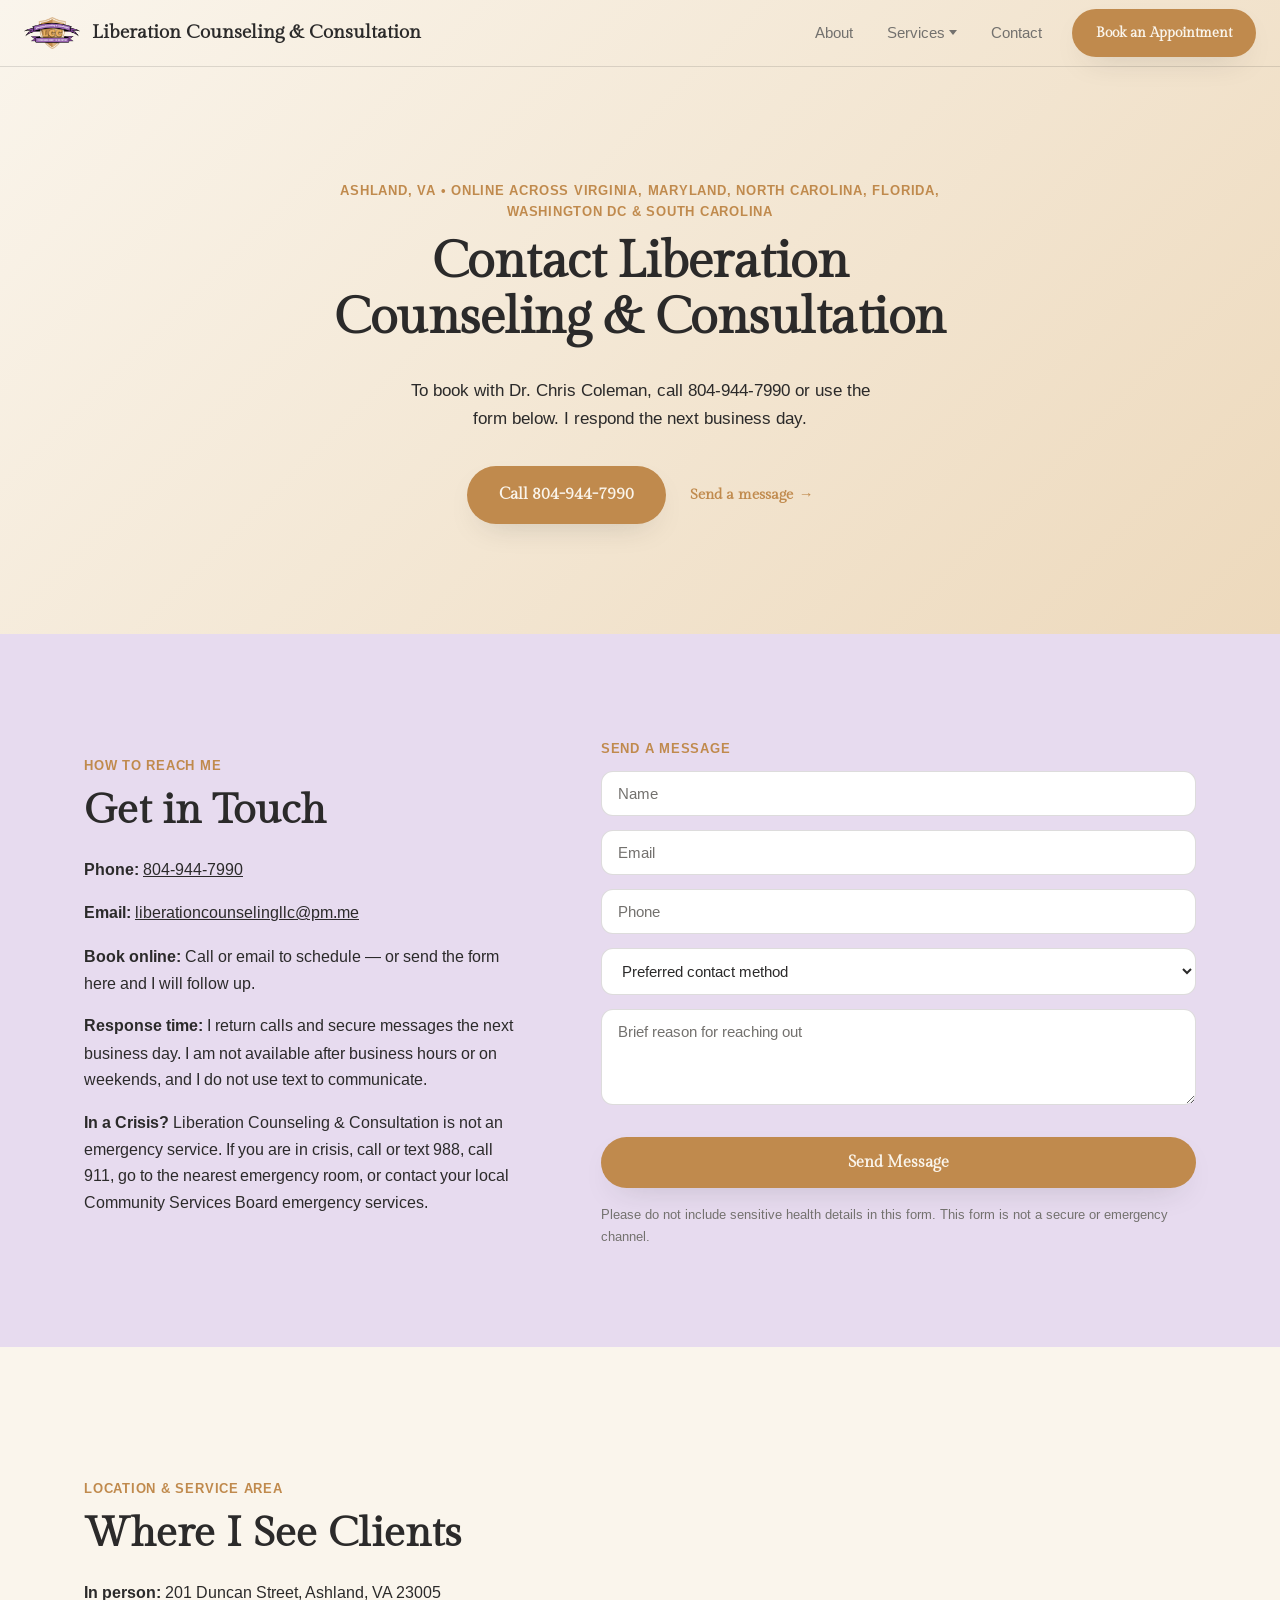
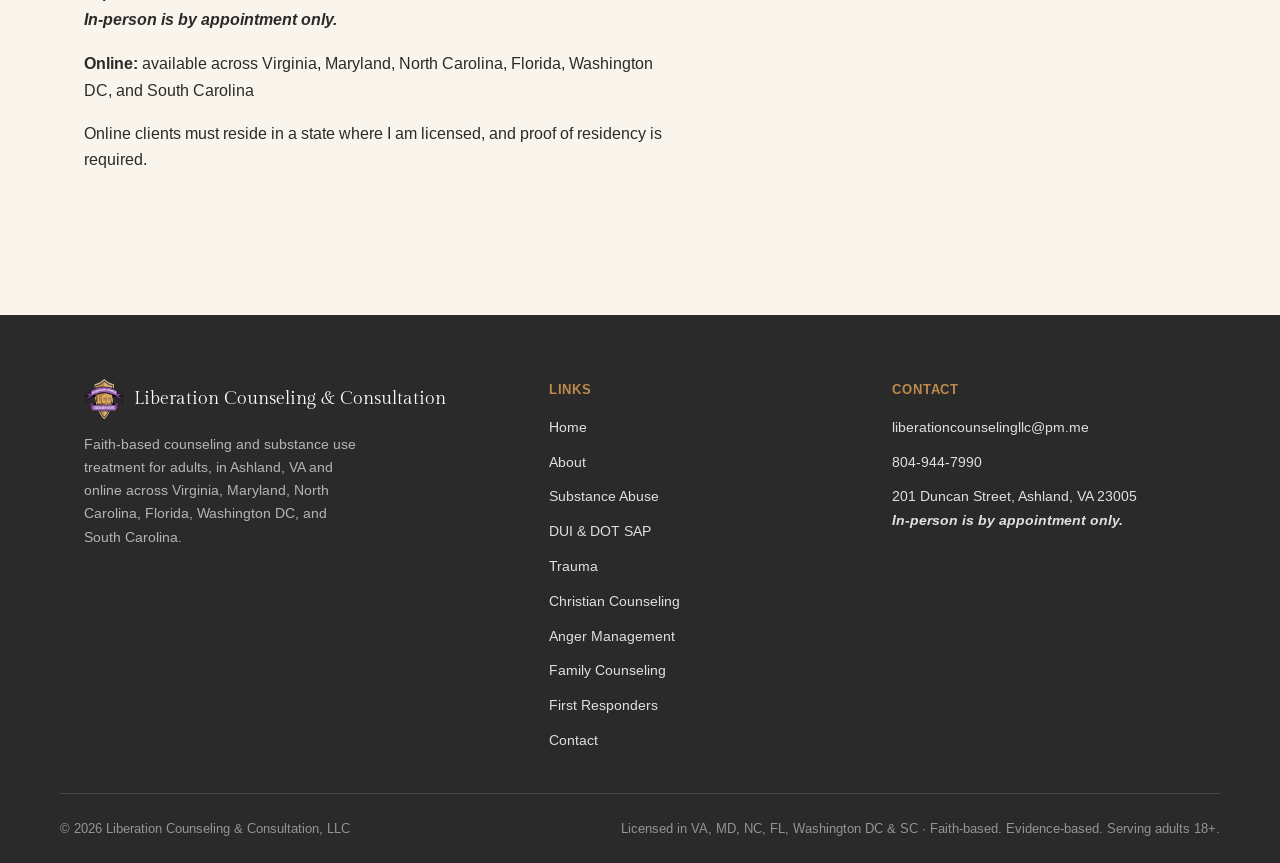
<file: contact.html>
<!doctype html>
<html lang="en">
<head>
<!-- Google tag (gtag.js) -->
<script async src="https://www.googletagmanager.com/gtag/js?id=G-52EL54VQRT"></script>
<script>
  window.dataLayer = window.dataLayer || [];
  function gtag(){dataLayer.push(arguments);}
  gtag('js', new Date());

  gtag('config', 'G-52EL54VQRT');
</script>
<meta charset="UTF-8" />
<meta name="viewport" content="width=device-width, initial-scale=1.0" />
<title>Contact | Liberation Counseling &amp; Consultation</title>
<meta name="description" content="Contact Dr. Chris Coleman to book an appointment for faith-based counseling and substance use treatment in Ashland, VA or online." />
<meta property="og:title" content="Contact | Liberation Counseling & Consultation" />
<meta property="og:description" content="Call 804-944-7990 or use the form to reach Dr. Chris Coleman. Responses within one business day." />
<meta property="og:type" content="website" />
<link rel="icon" href="images/liberation-logo-sm.png" />
<link rel="preconnect" href="https://fonts.googleapis.com" />
<link rel="preconnect" href="https://fonts.gstatic.com" crossorigin />
<link href="https://fonts.googleapis.com/css2?family=Gilda+Display&amp;family=Arimo:wght@400;500;600;700&amp;display=swap" rel="stylesheet" />
<link rel="stylesheet" href="styles.css" />
<script src="https://challenges.cloudflare.com/turnstile/v0/api.js" async defer></script>
</head>
<body>

<a class="skip-link" href="#main">Skip to content</a>

<div class="site-header-wrap" id="headerWrap">
  <header class="site-header" id="top">
    <div class="header-inner">
      <a class="brand" href="index.html">
        <img src="images/liberation-logo-sm.png" alt="Liberation Counseling & Consultation" width="56" height="56" />
        <span>Liberation Counseling &amp; Consultation</span>
      </a>

      <button class="nav-toggle" id="navToggle" aria-expanded="false" aria-controls="primaryNav">
        <span></span><span></span><span></span>
        <span class="sr-only">Menu</span>
      </button>

      <nav class="primary-nav" id="primaryNav">
        <a href="about.html">About</a>
        <div class="nav-dropdown">
          <a href="index.html#services" aria-expanded="false">Services <span class="caret" aria-hidden="true"></span></a>
          <div class="dropdown-menu">
            <a href="substance-abuse.html">Substance Abuse Counseling</a>
            <a href="dui-dot-sap.html">DUI &amp; DOT SAP</a>
            <a href="trauma-therapy.html">Trauma Therapy</a>
            <a href="christian-counseling.html">Christian Counseling</a>
            <a href="anger-management.html">Anger Management</a>
            <a href="family-counseling.html">Family Counseling</a>
            <a href="first-responders.html">Military &amp; First Responders</a>
          </div>
        </div>
        <a href="contact.html">Contact</a>
        <a class="btn btn-primary btn-small" href="contact.html">Book an Appointment</a>
      </nav>
    </div>
  </header>
</div>

<main id="main">

  <section class="hero">
    <div class="blob blob-1"></div>
    <div class="blob blob-2"></div>
    <div class="blob blob-3"></div>
    <div class="blob blob-4"></div>
    <div class="blob blob-5"></div>
    <div class="wrap hero-inner hero-inner--centered">
      <div class="hero-copy reveal">
        <span class="eyebrow">Ashland, VA &bull; Online Across Virginia, Maryland, North Carolina, Florida, Washington DC &amp; South Carolina</span>
        <h1>Contact Liberation Counseling &amp; Consultation</h1>
        <p class="lede">To book with Dr. Chris Coleman, call 804-944-7990 or use the form below. I respond the next business day.</p>
        <div class="hero-cta-row">
          <a class="btn btn-primary" href="tel:+18049447990">Call 804-944-7990</a>
          <a class="arrow-link" href="#reach">Send a message <span class="arrow">&rarr;</span></a>
        </div>
      </div>
    </div>
  </section>

  <section class="about" id="reach">
    <div class="wrap about-grid">
      <div class="about-copy reveal">
        <span class="eyebrow">How to Reach Me</span>
        <h2>Get in Touch</h2>
        <p><strong>Phone:</strong> <a href="tel:+18049447990">804-944-7990</a></p>
        <p><strong>Email:</strong> <a href="mailto:liberationcounselingllc@pm.me">liberationcounselingllc@pm.me</a></p>
        <p><strong>Book online:</strong> Call or email to schedule &mdash; or send the form here and I will follow up.</p>
        <p><strong>Response time:</strong> I return calls and secure messages the next business day. I am not available after business hours or on weekends, and I do not use text to communicate.</p>
        <p><strong>In a Crisis?</strong> Liberation Counseling &amp; Consultation is not an emergency service. If you are in crisis, call or text 988, call 911, go to the nearest emergency room, or contact your local Community Services Board emergency services.</p>
      </div>
      <div class="about-copy">
        <span class="eyebrow">Send a Message</span>
        <form class="cta-form" id="ctaForm" method="POST" action="/api/contact">
          <p class="cta-form-error" id="ctaFormError" hidden>Something went wrong sending your message. Please call 804-944-7990 or email directly instead.</p>
          <div class="cta-form-honeypot" aria-hidden="true">
            <label for="ctaWebsite">Website</label>
            <input type="text" id="ctaWebsite" name="website" tabindex="-1" autocomplete="off" />
          </div>
          <label class="sr-only" for="ctaName">Name</label>
          <input type="text" id="ctaName" name="name" placeholder="Name" required />
          <label class="sr-only" for="ctaEmail">Email</label>
          <input type="email" id="ctaEmail" name="email" placeholder="Email" required />
          <label class="sr-only" for="ctaPhone">Phone</label>
          <input type="tel" id="ctaPhone" name="phone" placeholder="Phone" required />
          <label class="sr-only" for="ctaPreferred">Preferred contact method</label>
          <select id="ctaPreferred" name="preferred" required>
            <option value="" disabled selected>Preferred contact method</option>
            <option value="Phone">Phone</option>
            <option value="Email">Email</option>
          </select>
          <label class="sr-only" for="ctaMessage">Brief reason for reaching out</label>
          <textarea id="ctaMessage" name="message" placeholder="Brief reason for reaching out" rows="4" required></textarea>
          <div class="cf-turnstile" data-sitekey="0x4AAAAAAFSdIsWTB0LqGpdl"></div>
          <button class="btn btn-primary cta-form-submit" type="submit">Send Message</button>
          <p class="cta-form-note">Please do not include sensitive health details in this form. This form is not a secure or emergency channel.</p>
        </form>
      </div>
    </div>
  </section>

  <section class="about about--cream">
    <div class="wrap about-grid about-grid--text-first">
      <div class="about-copy reveal">
        <span class="eyebrow">Location &amp; Service Area</span>
        <h2>Where I See Clients</h2>
        <p><strong>In person:</strong> 201 Duncan Street, Ashland, VA 23005<br /><strong><em>In-person is by appointment only.</em></strong></p>
        <p><strong>Online:</strong> available across Virginia, Maryland, North Carolina, Florida, Washington DC, and South Carolina</p>
        <p>Online clients must reside in a state where I am licensed, and proof of residency is required.</p>
      </div>
      <div class="about-media">
        <iframe title="Map to 201 Duncan Street, Ashland, VA 23005" src="https://www.google.com/maps?q=201+Duncan+Street,+Ashland,+VA+23005&output=embed" width="100%" height="360" style="border:0; border-radius: var(--radius-lg);" loading="lazy" referrerpolicy="no-referrer-when-downgrade"></iframe>
      </div>
    </div>
  </section>


</main>

<footer class="site-footer">
  <div class="wrap footer-inner">
    <div>
      <div class="footer-brand">
        <img src="images/liberation-logo-sm.png" alt="Liberation Counseling & Consultation" width="40" height="40" />
        <span>Liberation Counseling &amp; Consultation</span>
      </div>
      <p class="footer-blurb">Faith-based counseling and substance use treatment for adults, in Ashland, VA and online across Virginia, Maryland, North Carolina, Florida, Washington DC, and South Carolina.</p>
    </div>

    <div class="footer-col">
      <span class="eyebrow">Links</span>
      <nav class="footer-nav" aria-label="Footer">
        <a href="index.html">Home</a>
        <a href="about.html">About</a>
        <a href="substance-abuse.html">Substance Abuse</a>
        <a href="dui-dot-sap.html">DUI &amp; DOT SAP</a>
        <a href="trauma-therapy.html">Trauma</a>
        <a href="christian-counseling.html">Christian Counseling</a>
        <a href="anger-management.html">Anger Management</a>
        <a href="family-counseling.html">Family Counseling</a>
        <a href="first-responders.html">First Responders</a>
        <a href="contact.html">Contact</a>
      </nav>
    </div>

    <div class="footer-col">
      <span class="eyebrow">Contact</span>
      <div class="footer-contact">
        <a href="mailto:liberationcounselingllc@pm.me">liberationcounselingllc@pm.me</a>
        <a href="tel:+18049447990">804-944-7990</a>
        <p>201 Duncan Street, Ashland, VA 23005<br /><strong><em>In-person is by appointment only.</em></strong></p>
      </div>
    </div>
  </div>
  <div class="wrap footer-bottom">
    <span>&copy; 2026 Liberation Counseling &amp; Consultation, LLC</span>
    <span>Licensed in VA, MD, NC, FL, Washington DC &amp; SC &middot; Faith-based. Evidence-based. Serving adults 18+.</span>
  </div>
</footer>

<script src="script.js"></script>
</body>
</html>
</file>
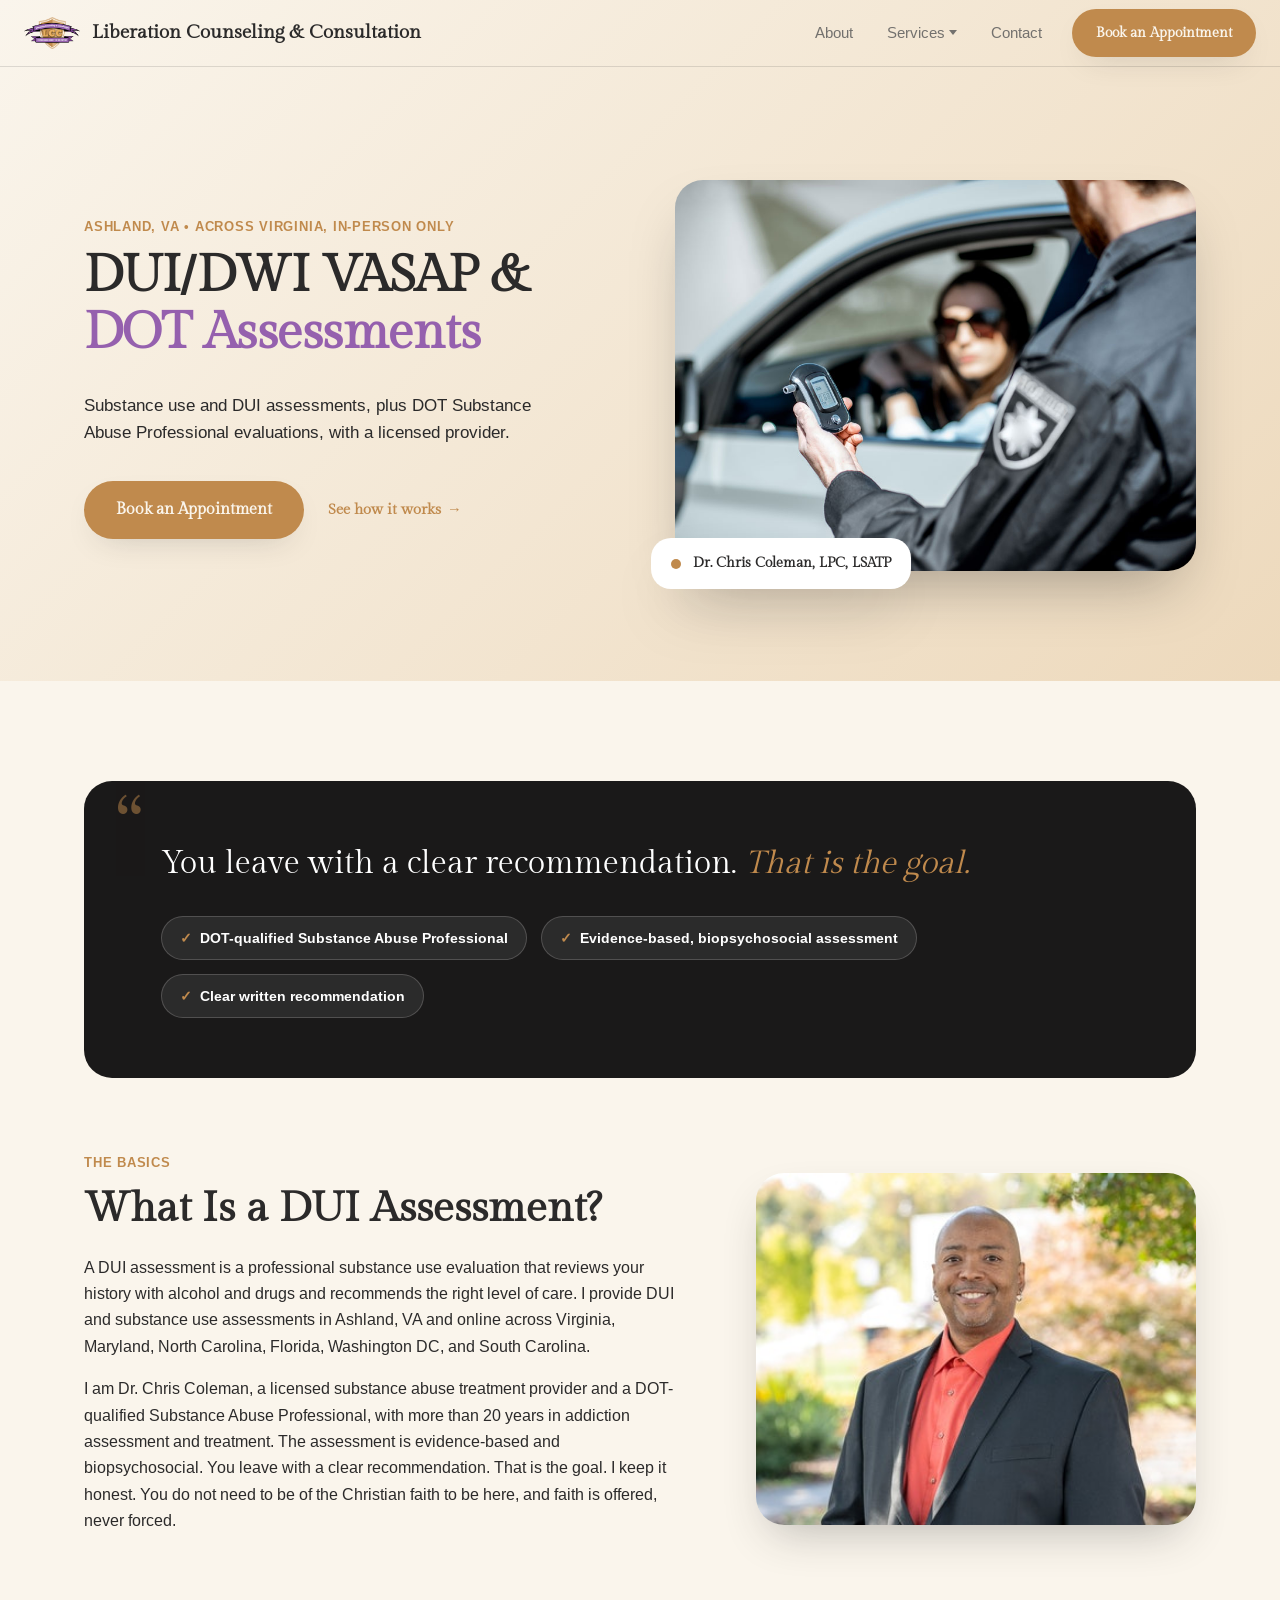
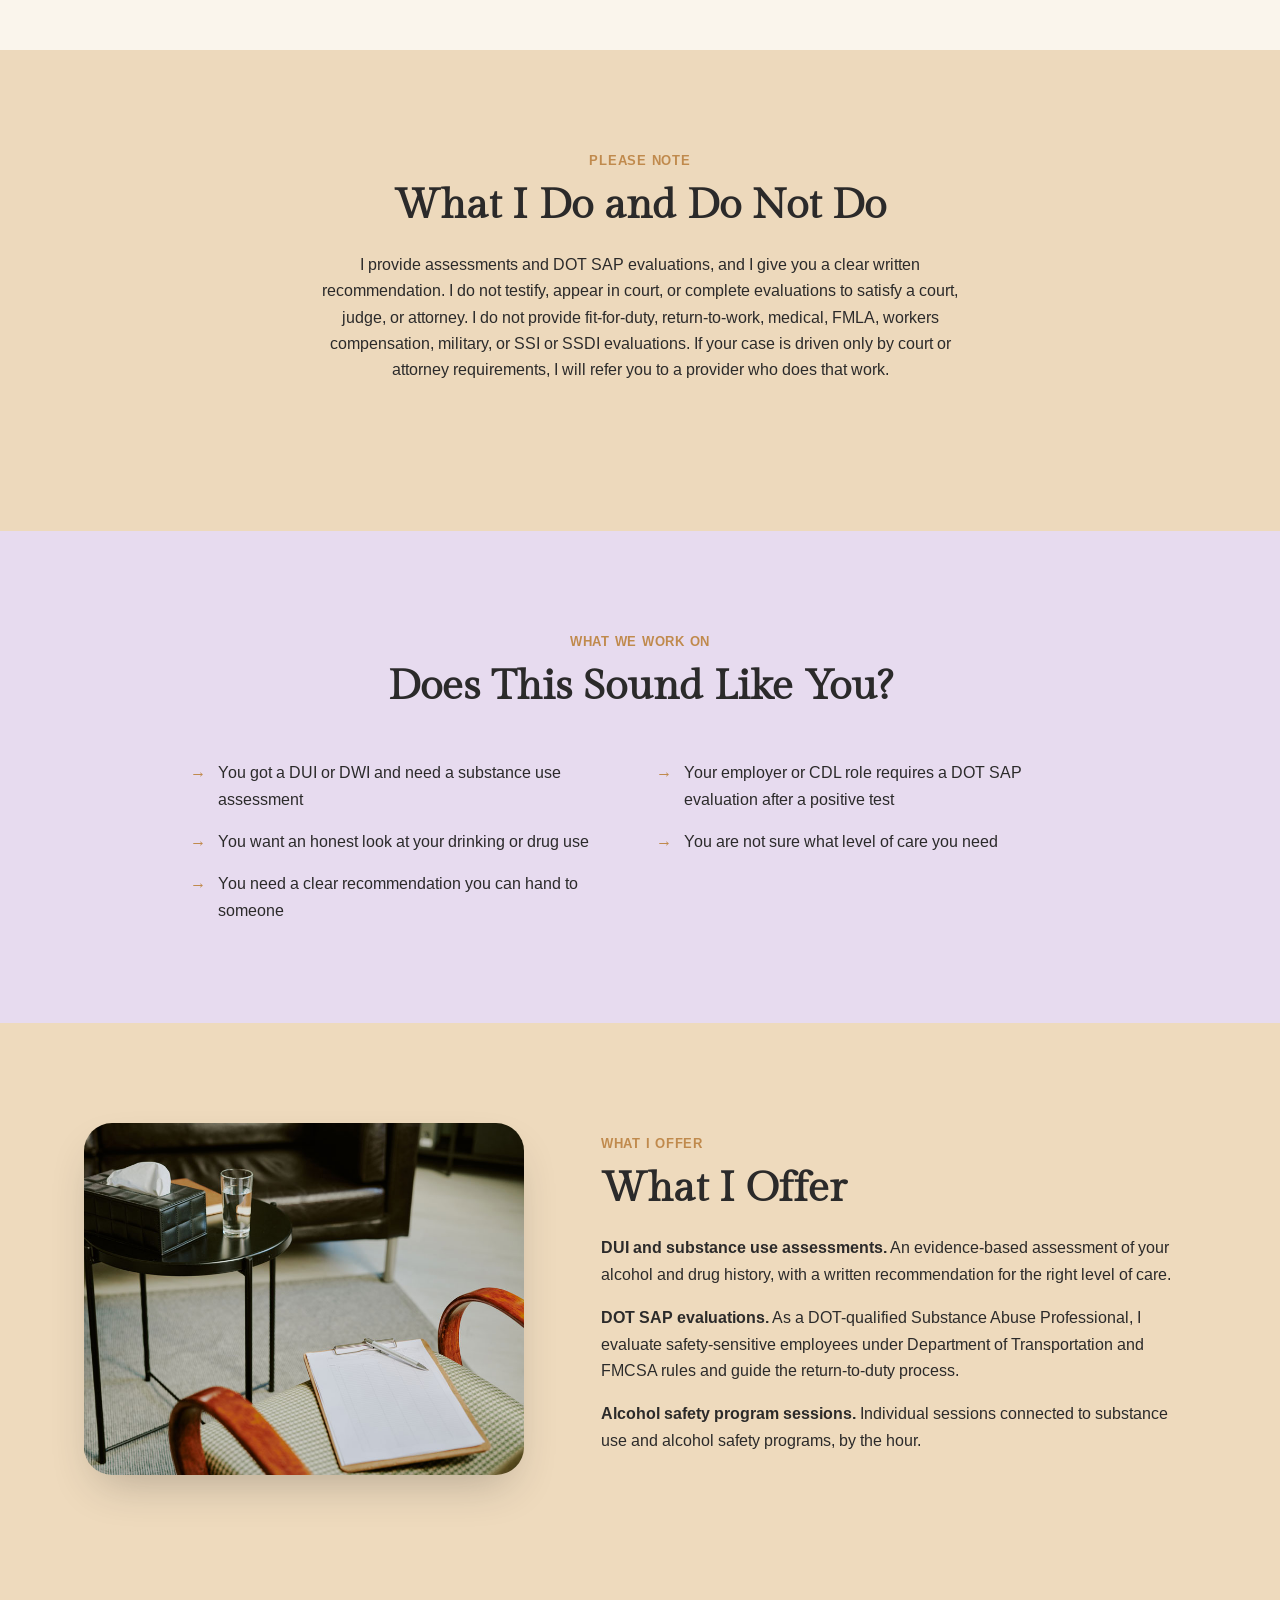
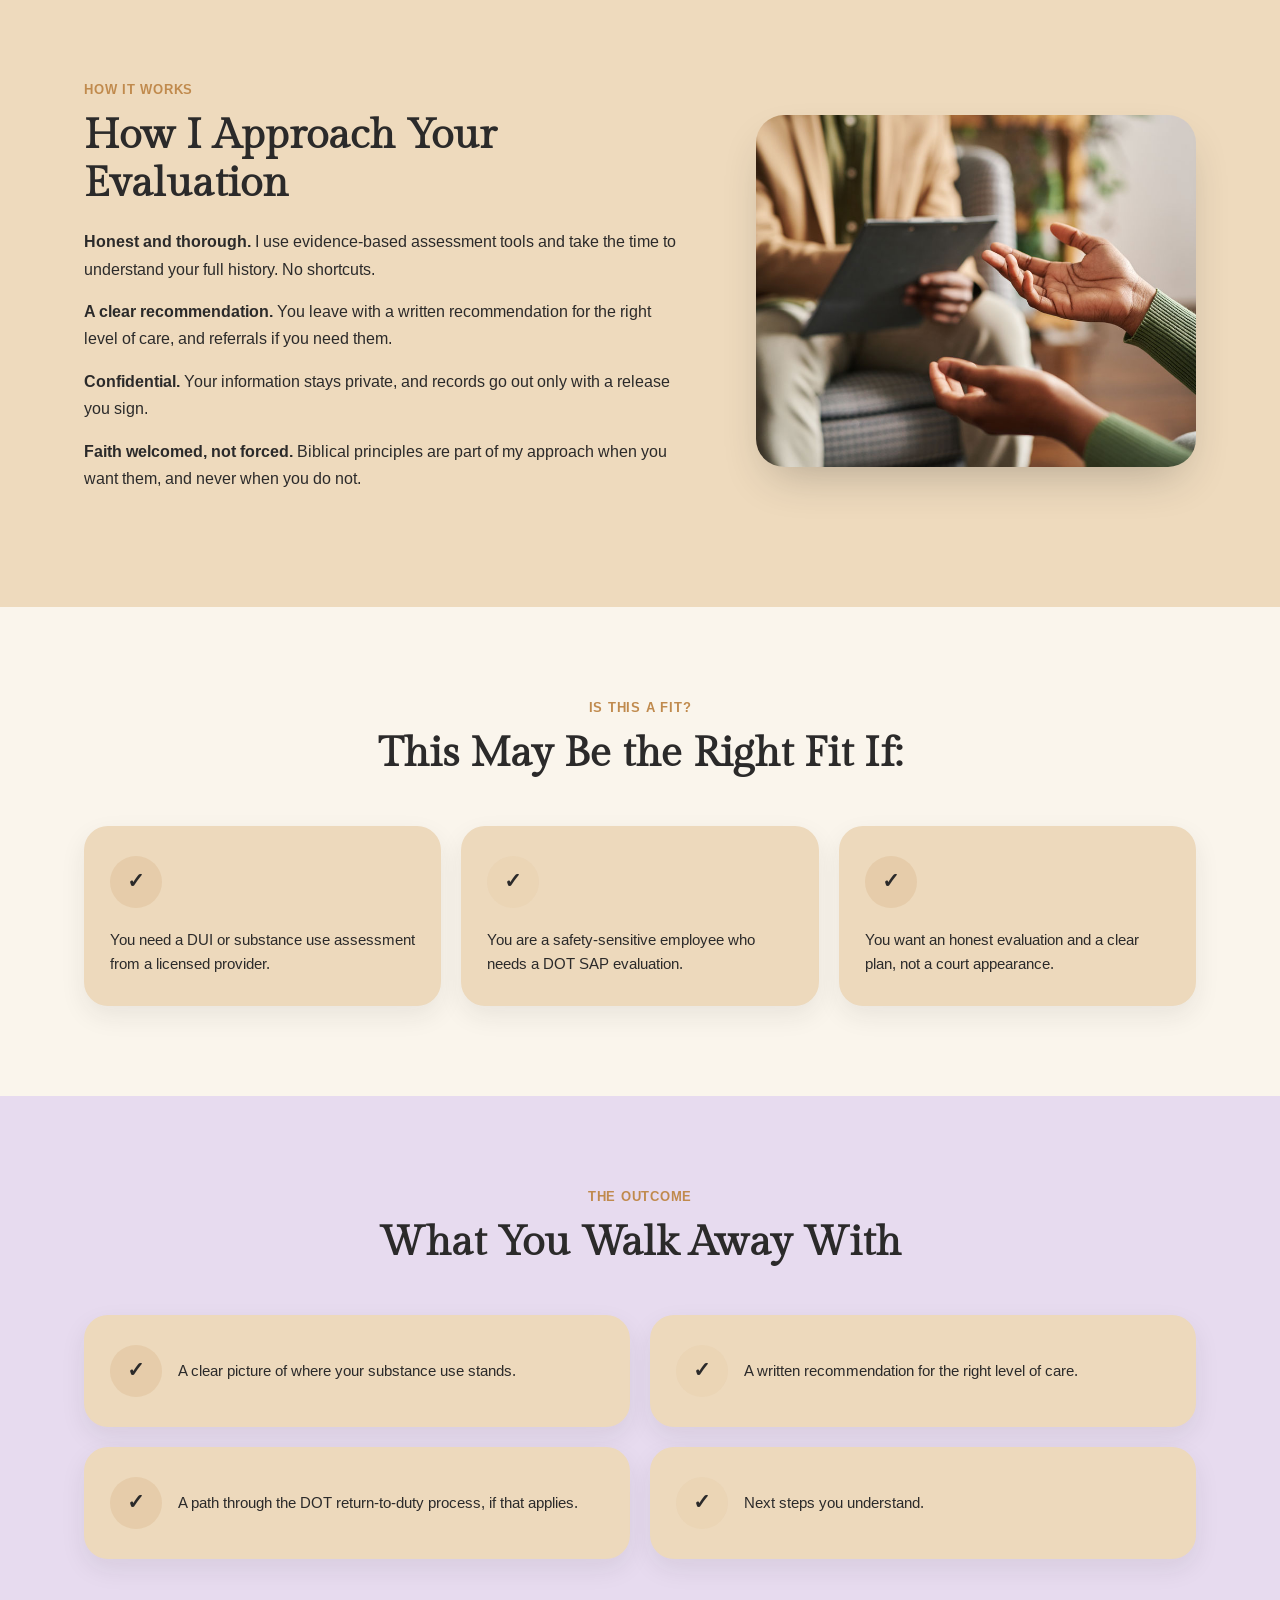
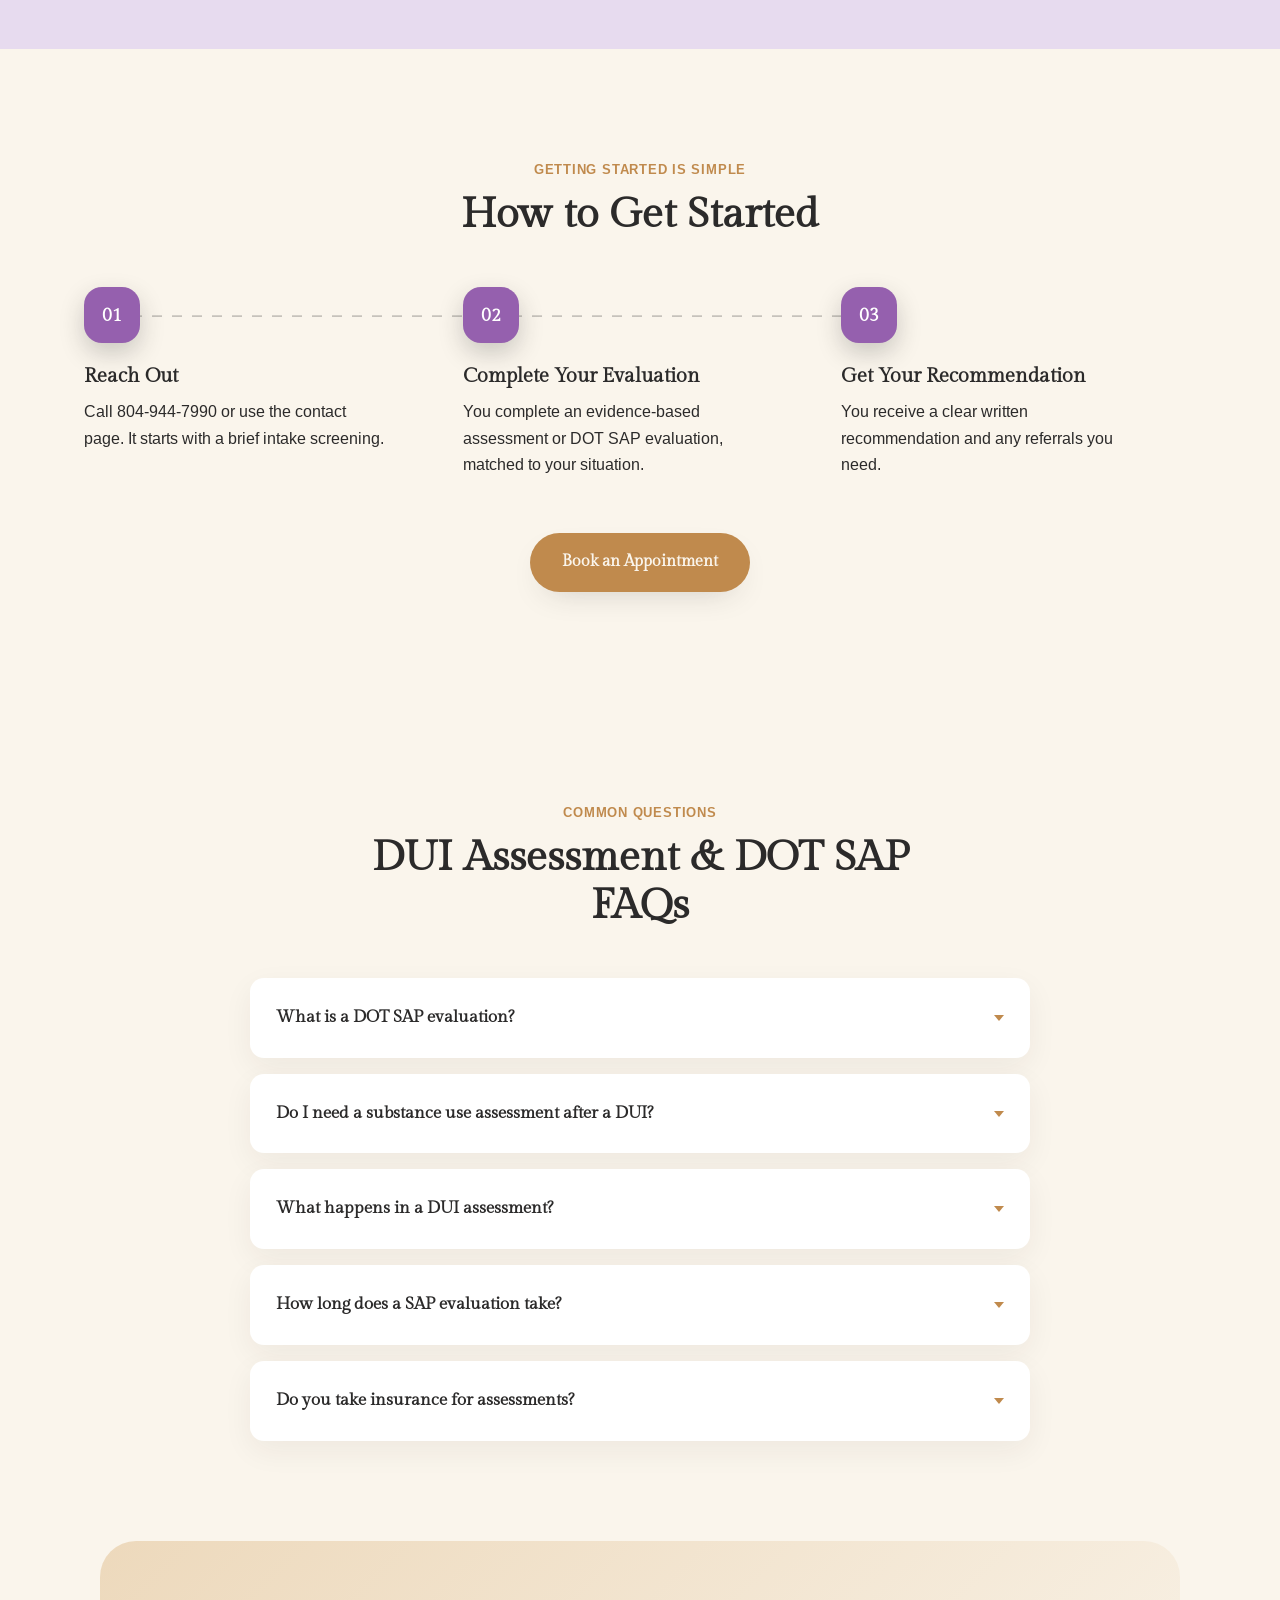
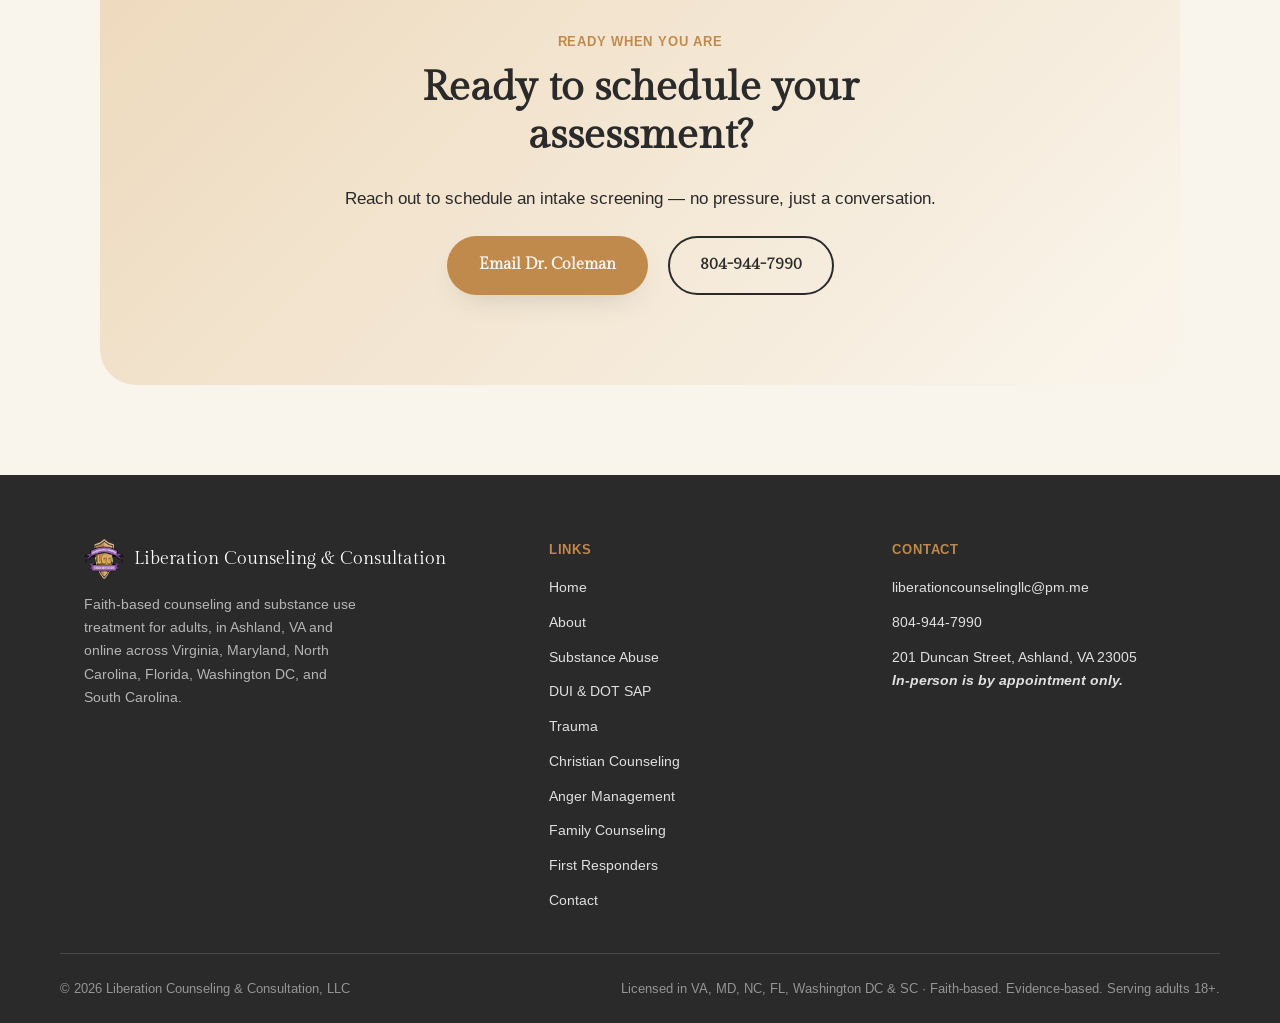
<file: dui-dot-sap.html>
<!doctype html>
<html lang="en">
<head>
<!-- Google tag (gtag.js) -->
<script async src="https://www.googletagmanager.com/gtag/js?id=G-52EL54VQRT"></script>
<script>
  window.dataLayer = window.dataLayer || [];
  function gtag(){dataLayer.push(arguments);}
  gtag('js', new Date());

  gtag('config', 'G-52EL54VQRT');
</script>
<meta charset="UTF-8" />
<meta name="viewport" content="width=device-width, initial-scale=1.0" />
<title>DUI/DWI VASAP &amp; DOT SAP Assessments | Liberation Counseling &amp; Consultation</title>
<meta name="description" content="DUI and substance use assessments, plus DOT Substance Abuse Professional evaluations, with a licensed provider in Ashland, VA." />
<meta property="og:title" content="DUI/DWI &amp; DOT SAP Assessments | Liberation Counseling & Consultation" />
<meta property="og:description" content="Substance use and DUI assessments, plus DOT Substance Abuse Professional evaluations, with a licensed provider." />
<meta property="og:type" content="website" />
<link rel="icon" href="images/liberation-logo-sm.png" />
<link rel="preconnect" href="https://fonts.googleapis.com" />
<link rel="preconnect" href="https://fonts.gstatic.com" crossorigin />
<link href="https://fonts.googleapis.com/css2?family=Gilda+Display&amp;family=Arimo:wght@400;500;600;700&amp;display=swap" rel="stylesheet" />
<link rel="stylesheet" href="styles.css" />
</head>
<body>

<a class="skip-link" href="#main">Skip to content</a>

<div class="site-header-wrap" id="headerWrap">
  <header class="site-header" id="top">
    <div class="header-inner">
      <a class="brand" href="index.html">
        <img src="images/liberation-logo-sm.png" alt="Liberation Counseling & Consultation" width="56" height="56" />
        <span>Liberation Counseling &amp; Consultation</span>
      </a>

      <button class="nav-toggle" id="navToggle" aria-expanded="false" aria-controls="primaryNav">
        <span></span><span></span><span></span>
        <span class="sr-only">Menu</span>
      </button>

      <nav class="primary-nav" id="primaryNav">
        <a href="about.html">About</a>
        <div class="nav-dropdown">
          <a href="index.html#services" aria-expanded="false">Services <span class="caret" aria-hidden="true"></span></a>
          <div class="dropdown-menu">
            <a href="substance-abuse.html">Substance Abuse Counseling</a>
            <a href="dui-dot-sap.html">DUI &amp; DOT SAP</a>
            <a href="trauma-therapy.html">Trauma Therapy</a>
            <a href="christian-counseling.html">Christian Counseling</a>
            <a href="anger-management.html">Anger Management</a>
            <a href="family-counseling.html">Family Counseling</a>
            <a href="first-responders.html">Military &amp; First Responders</a>
          </div>
        </div>
        <a href="contact.html">Contact</a>
        <a class="btn btn-primary btn-small" href="contact.html">Book an Appointment</a>
      </nav>
    </div>
  </header>
</div>

<main id="main">

  <section class="hero">
    <div class="blob blob-1"></div>
    <div class="blob blob-2"></div>
    <div class="blob blob-3"></div>
    <div class="blob blob-4"></div>
    <div class="blob blob-5"></div>
    <div class="wrap hero-inner">
      <div class="hero-copy reveal">
        <span class="eyebrow">Ashland, VA &bull; Across Virginia, In-Person Only</span>
        <h1>DUI/DWI VASAP &amp; <span class="hl">DOT Assessments</span></h1>
        <p class="lede">Substance use and DUI assessments, plus DOT Substance Abuse Professional evaluations, with a licensed provider.</p>
        <div class="hero-cta-row">
          <a class="btn btn-primary" href="contact.html">Book an Appointment</a>
          <a class="arrow-link" href="#process">See how it works <span class="arrow">&rarr;</span></a>
        </div>
      </div>
      <div class="hero-figure">
        <div class="card">
          <img src="images/dui-hero.jpg" alt="A quiet living room with a couch and plant" width="1407" height="2500" />
        </div>
        <div class="floating-chip">
          <span class="dot"></span>
          <span>Dr. Chris Coleman, LPC, LSATP</span>
        </div>
      </div>
    </div>
  </section>

  <section class="about about--cream">
    <div class="wrap quote-wrap">
      <div class="testimonial-card reveal">
        <span class="testimonial-mark" aria-hidden="true">&ldquo;</span>
        <p class="testimonial-text">You leave with a clear recommendation. <em>That is the goal.</em></p>
        <div class="check-pill-row">
          <span class="check-pill"><span class="check-pill-mark">&check;</span> DOT-qualified Substance Abuse Professional</span>
          <span class="check-pill"><span class="check-pill-mark">&check;</span> Evidence-based, biopsychosocial assessment</span>
          <span class="check-pill"><span class="check-pill-mark">&check;</span> Clear written recommendation</span>
        </div>
      </div>
    </div>
    <div class="wrap about-grid about-grid--text-first">
      <div class="about-copy reveal">
        <span class="eyebrow">the basics</span>
        <h2>What Is a DUI Assessment?</h2>
        <p>A DUI assessment is a professional substance use evaluation that reviews your history with alcohol and drugs and recommends the right level of care. I provide DUI and substance use assessments in Ashland, VA and online across Virginia, Maryland, North Carolina, Florida, Washington DC, and South Carolina.</p>
        <p>I am Dr. Chris Coleman, a licensed substance abuse treatment provider and a DOT-qualified Substance Abuse Professional, with more than 20 years in addiction assessment and treatment. The assessment is evidence-based and biopsychosocial. You leave with a clear recommendation. That is the goal. I keep it honest. You do not need to be of the Christian faith to be here, and faith is offered, never forced.</p>
      </div>
      <div class="about-media reveal reveal-from-right">
        <img src="images/dr-chris-coleman.jpeg" alt="Dr. Chris Coleman" width="400" height="400" loading="lazy" style="object-position: top;" />
      </div>
    </div>
  </section>

  <section class="about about--solid about--tint3">
    <div class="wrap">
      <div class="section-head center reveal">
        <span class="eyebrow eyebrow-center">please note</span>
        <h2>What I Do and Do Not Do</h2>
        <p>I provide assessments and DOT SAP evaluations, and I give you a clear written recommendation. I do not testify, appear in court, or complete evaluations to satisfy a court, judge, or attorney. I do not provide fit-for-duty, return-to-work, medical, FMLA, workers compensation, military, or SSI or SSDI evaluations. If your case is driven only by court or attorney requirements, I will refer you to a provider who does that work.</p>
      </div>
    </div>
  </section>

  <section class="issues issues--tint">
    <div class="wrap">
      <div class="section-head center reveal">
        <span class="eyebrow eyebrow-center">what we work on</span>
        <h2>Does This Sound Like You?</h2>
      </div>
      <ul class="issue-list reveal">
        <li>You got a DUI or DWI and need a substance use assessment</li>
        <li>Your employer or CDL role requires a DOT SAP evaluation after a positive test</li>
        <li>You want an honest look at your drinking or drug use</li>
        <li>You are not sure what level of care you need</li>
        <li>You need a clear recommendation you can hand to someone</li>
      </ul>
    </div>
  </section>

  <section class="about about--tint2">
    <div class="wrap about-grid">
      <div class="about-media reveal reveal-from-left">
        <img src="images/dui-what-i-offer.jpg" alt="A clipboard and pen ready for an intake assessment" width="1000" height="667" loading="lazy" />
      </div>
      <div class="about-copy reveal">
        <span class="eyebrow">what I offer</span>
        <h2>What I Offer</h2>
        <p><strong>DUI and substance use assessments.</strong> An evidence-based assessment of your alcohol and drug history, with a written recommendation for the right level of care.</p>
        <p><strong>DOT SAP evaluations.</strong> As a DOT-qualified Substance Abuse Professional, I evaluate safety-sensitive employees under Department of Transportation and FMCSA rules and guide the return-to-duty process.</p>
        <p><strong>Alcohol safety program sessions.</strong> Individual sessions connected to substance use and alcohol safety programs, by the hour.</p>
      </div>
    </div>
  </section>

  <section class="about about--solid about--tint2">
    <div class="wrap about-grid about-grid--text-first">
      <div class="about-copy reveal">
        <span class="eyebrow">how it works</span>
        <h2>How I Approach Your Evaluation</h2>
        <p><strong>Honest and thorough.</strong> I use evidence-based assessment tools and take the time to understand your full history. No shortcuts.</p>
        <p><strong>A clear recommendation.</strong> You leave with a written recommendation for the right level of care, and referrals if you need them.</p>
        <p><strong>Confidential.</strong> Your information stays private, and records go out only with a release you sign.</p>
        <p><strong>Faith welcomed, not forced.</strong> Biblical principles are part of my approach when you want them, and never when you do not.</p>
      </div>
      <div class="about-media reveal reveal-from-right">
        <img src="images/dui-how-it-works.jpg" alt="A counselor and client discussing during a session" width="1000" height="667" loading="lazy" />
      </div>
    </div>
  </section>

  <section class="benefits">
    <div class="wrap">
      <div class="section-head center reveal">
        <span class="eyebrow eyebrow-center">is this a fit?</span>
        <h2>This May Be the Right Fit If:</h2>
      </div>
      <div class="benefit-grid benefit-grid-3">
        <article class="benefit-card">
          <div class="icon-chip check-icon">&check;</div>
          <p>You need a DUI or substance use assessment from a licensed provider.</p>
        </article>
        <article class="benefit-card">
          <div class="icon-chip check-icon">&check;</div>
          <p>You are a safety-sensitive employee who needs a DOT SAP evaluation.</p>
        </article>
        <article class="benefit-card">
          <div class="icon-chip check-icon">&check;</div>
          <p>You want an honest evaluation and a clear plan, not a court appearance.</p>
        </article>
      </div>
    </div>
  </section>

  <section class="benefits benefits--tint">
    <div class="wrap">
      <div class="section-head center reveal">
        <span class="eyebrow eyebrow-center">the outcome</span>
        <h2>What You Walk Away With</h2>
      </div>
      <div class="benefit-grid benefit-grid-2">
        <article class="benefit-card">
          <div class="icon-chip check-icon">&check;</div>
          <p>A clear picture of where your substance use stands.</p>
        </article>
        <article class="benefit-card">
          <div class="icon-chip check-icon">&check;</div>
          <p>A written recommendation for the right level of care.</p>
        </article>
        <article class="benefit-card">
          <div class="icon-chip check-icon">&check;</div>
          <p>A path through the DOT return-to-duty process, if that applies.</p>
        </article>
        <article class="benefit-card">
          <div class="icon-chip check-icon">&check;</div>
          <p>Next steps you understand.</p>
        </article>
      </div>
    </div>
  </section>

  <section class="process" id="process">
    <div class="wrap">
      <div class="section-head center reveal">
        <span class="eyebrow eyebrow-center">Getting started is simple</span>
        <h2>How to Get Started</h2>
      </div>
      <ol class="process-grid reveal">
        <li class="process-card reveal">
          <span class="process-num">01</span>
          <h3>Reach Out</h3>
          <p>Call 804-944-7990 or use the contact page. It starts with a brief intake screening.</p>
        </li>
        <li class="process-card reveal">
          <span class="process-num">02</span>
          <h3>Complete Your Evaluation</h3>
          <p>You complete an evidence-based assessment or DOT SAP evaluation, matched to your situation.</p>
        </li>
        <li class="process-card reveal">
          <span class="process-num">03</span>
          <h3>Get Your Recommendation</h3>
          <p>You receive a clear written recommendation and any referrals you need.</p>
        </li>
      </ol>
      <div class="process-cta reveal">
        <a class="btn btn-primary" href="contact.html">Book an Appointment</a>
      </div>
    </div>
  </section>

  <section class="faq">
    <div class="wrap">
      <div class="section-head center reveal">
        <span class="eyebrow eyebrow-center">Common questions</span>
        <h2>DUI Assessment &amp; DOT SAP FAQs</h2>
      </div>
      <div class="faq-list reveal">
        <details class="faq-item" name="faq">
          <summary>What is a DOT SAP evaluation?<span class="chevron"></span></summary>
          <p>A DOT SAP evaluation is a face-to-face assessment for safety-sensitive employees who violated Department of Transportation drug or alcohol rules. As a qualified Substance Abuse Professional, I evaluate you and recommend the education or treatment the return-to-duty process requires.</p>
        </details>
        <details class="faq-item" name="faq">
          <summary>Do I need a substance use assessment after a DUI?<span class="chevron"></span></summary>
          <p>Often, yes. Courts, employers, and licensing boards frequently ask for one after a DUI. I provide the assessment and a written recommendation, though I do not appear in court or complete court-satisfaction paperwork.</p>
        </details>
        <details class="faq-item" name="faq">
          <summary>What happens in a DUI assessment?<span class="chevron"></span></summary>
          <p>You complete an evidence-based, biopsychosocial assessment of your alcohol and drug history. I review it with you and recommend the right level of care.</p>
        </details>
        <details class="faq-item" name="faq">
          <summary>How long does a SAP evaluation take?<span class="chevron"></span></summary>
          <p>A SAP evaluation is usually completed in one comprehensive session, with follow-up as the return-to-duty process requires.</p>
        </details>
        <details class="faq-item" name="faq">
          <summary>Do you take insurance for assessments?<span class="chevron"></span></summary>
          <p>DOT SAP evaluations and the initial comprehensive assessment are private-pay and not billed to insurance. Some substance use sessions can use insurance through Headway.</p>
        </details>
      </div>
    </div>
  </section>

  <div class="wrap cta-band-wrap" id="contact">
    <div class="cta-band reveal">
      <div class="blob-f"></div>
      <div class="blob-f2"></div>
      <div class="blob-f3"></div>
      <div class="blob-f4"></div>
      <div class="blob-f5"></div>
      <div class="blob-f6"></div>
      <div class="blob-f7"></div>
      <div class="cta-band-inner">
        <span class="eyebrow eyebrow-center">Ready when you are</span>
        <h2>Ready to schedule your assessment?</h2>
        <p>Reach out to schedule an intake screening &mdash; no pressure, just a conversation.</p>
        <div class="contact-links">
          <a class="btn btn-primary" href="mailto:liberationcounselingllc@pm.me">Email Dr. Coleman</a>
          <a class="btn btn-outline-light" href="tel:+18049447990">804-944-7990</a>
        </div>
      </div>
    </div>
  </div>

</main>

<footer class="site-footer">
  <div class="wrap footer-inner">
    <div>
      <div class="footer-brand">
        <img src="images/liberation-logo-sm.png" alt="Liberation Counseling & Consultation" width="40" height="40" />
        <span>Liberation Counseling &amp; Consultation</span>
      </div>
      <p class="footer-blurb">Faith-based counseling and substance use treatment for adults, in Ashland, VA and online across Virginia, Maryland, North Carolina, Florida, Washington DC, and South Carolina.</p>
    </div>

    <div class="footer-col">
      <span class="eyebrow">Links</span>
      <nav class="footer-nav" aria-label="Footer">
        <a href="index.html">Home</a>
        <a href="about.html">About</a>
        <a href="substance-abuse.html">Substance Abuse</a>
        <a href="dui-dot-sap.html">DUI &amp; DOT SAP</a>
        <a href="trauma-therapy.html">Trauma</a>
        <a href="christian-counseling.html">Christian Counseling</a>
        <a href="anger-management.html">Anger Management</a>
        <a href="family-counseling.html">Family Counseling</a>
        <a href="first-responders.html">First Responders</a>
        <a href="contact.html">Contact</a>
      </nav>
    </div>

    <div class="footer-col">
      <span class="eyebrow">Contact</span>
      <div class="footer-contact">
        <a href="mailto:liberationcounselingllc@pm.me">liberationcounselingllc@pm.me</a>
        <a href="tel:+18049447990">804-944-7990</a>
        <p>201 Duncan Street, Ashland, VA 23005<br /><strong><em>In-person is by appointment only.</em></strong></p>
      </div>
    </div>
  </div>
  <div class="wrap footer-bottom">
    <span>&copy; 2026 Liberation Counseling &amp; Consultation, LLC</span>
    <span>Licensed in VA, MD, NC, FL, Washington DC &amp; SC &middot; Faith-based. Evidence-based. Serving adults 18+.</span>
  </div>
</footer>

<script src="script.js"></script>
</body>
</html>
</file>
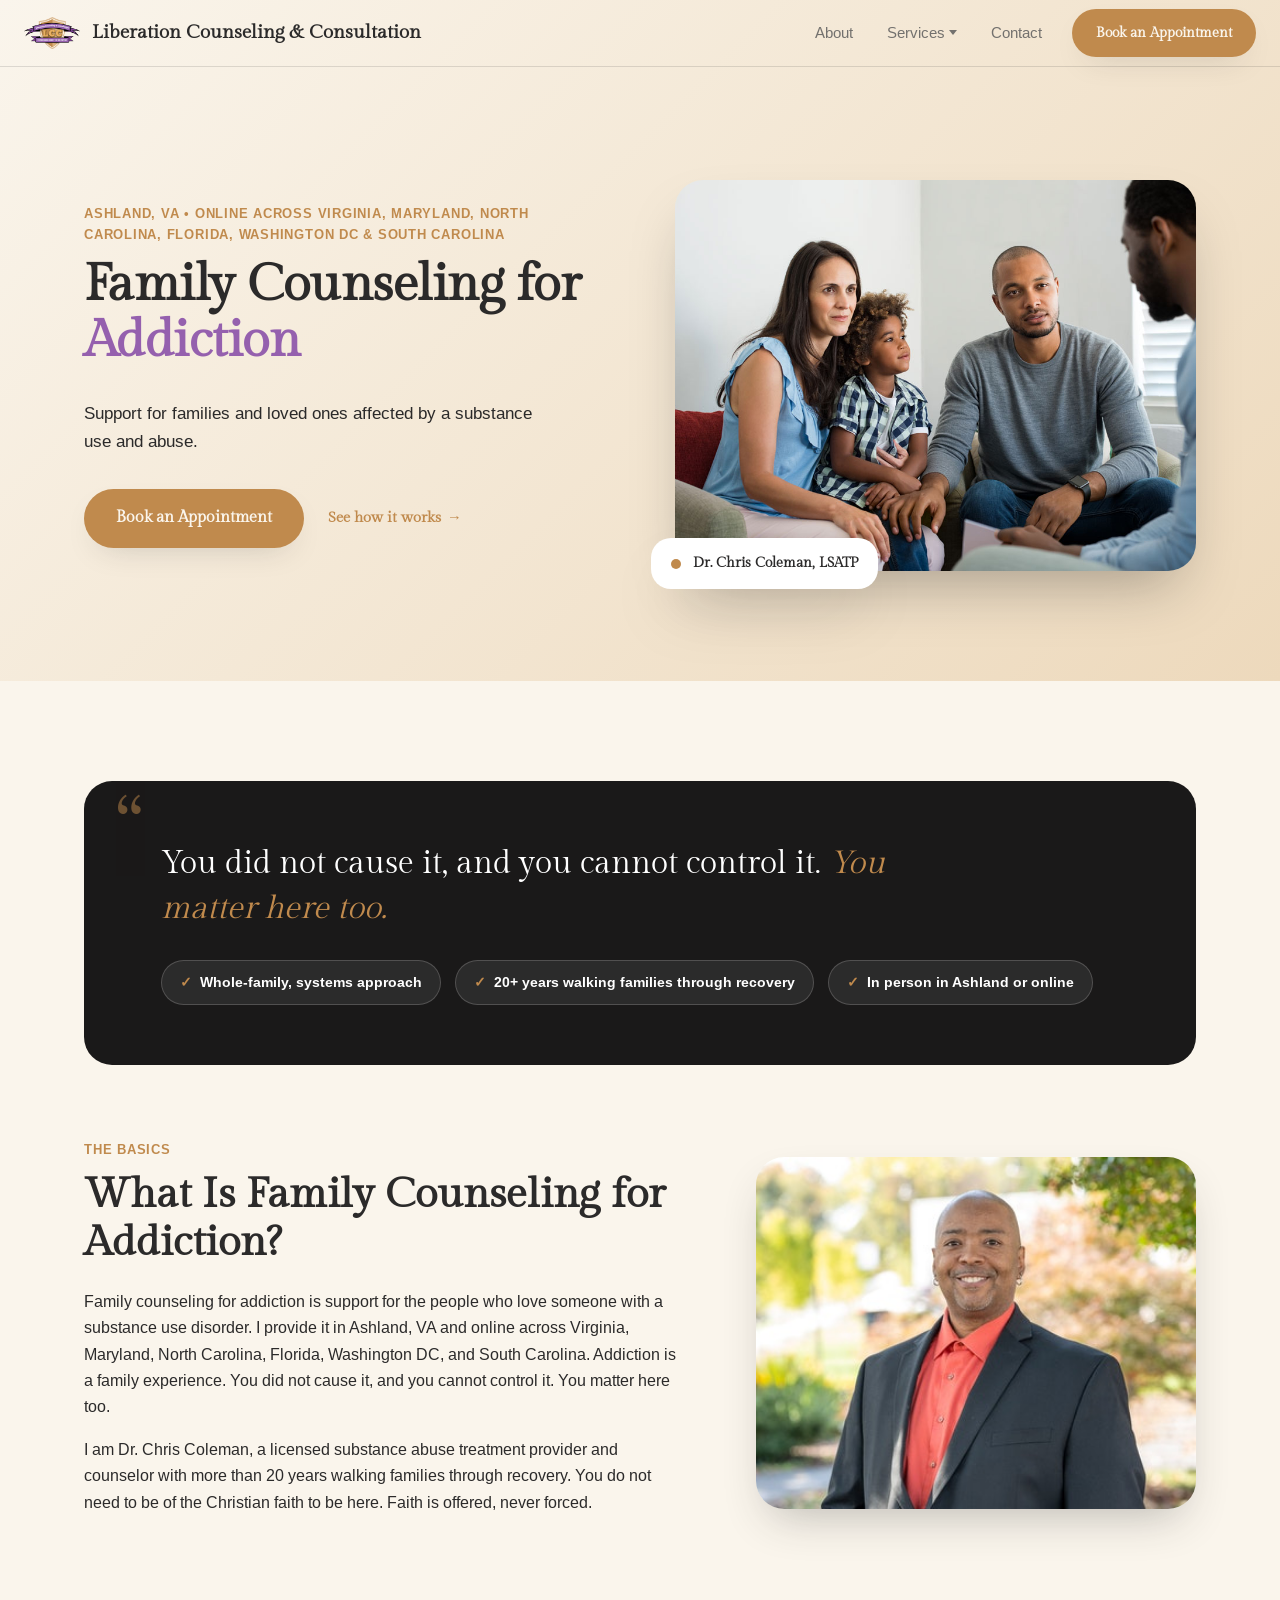
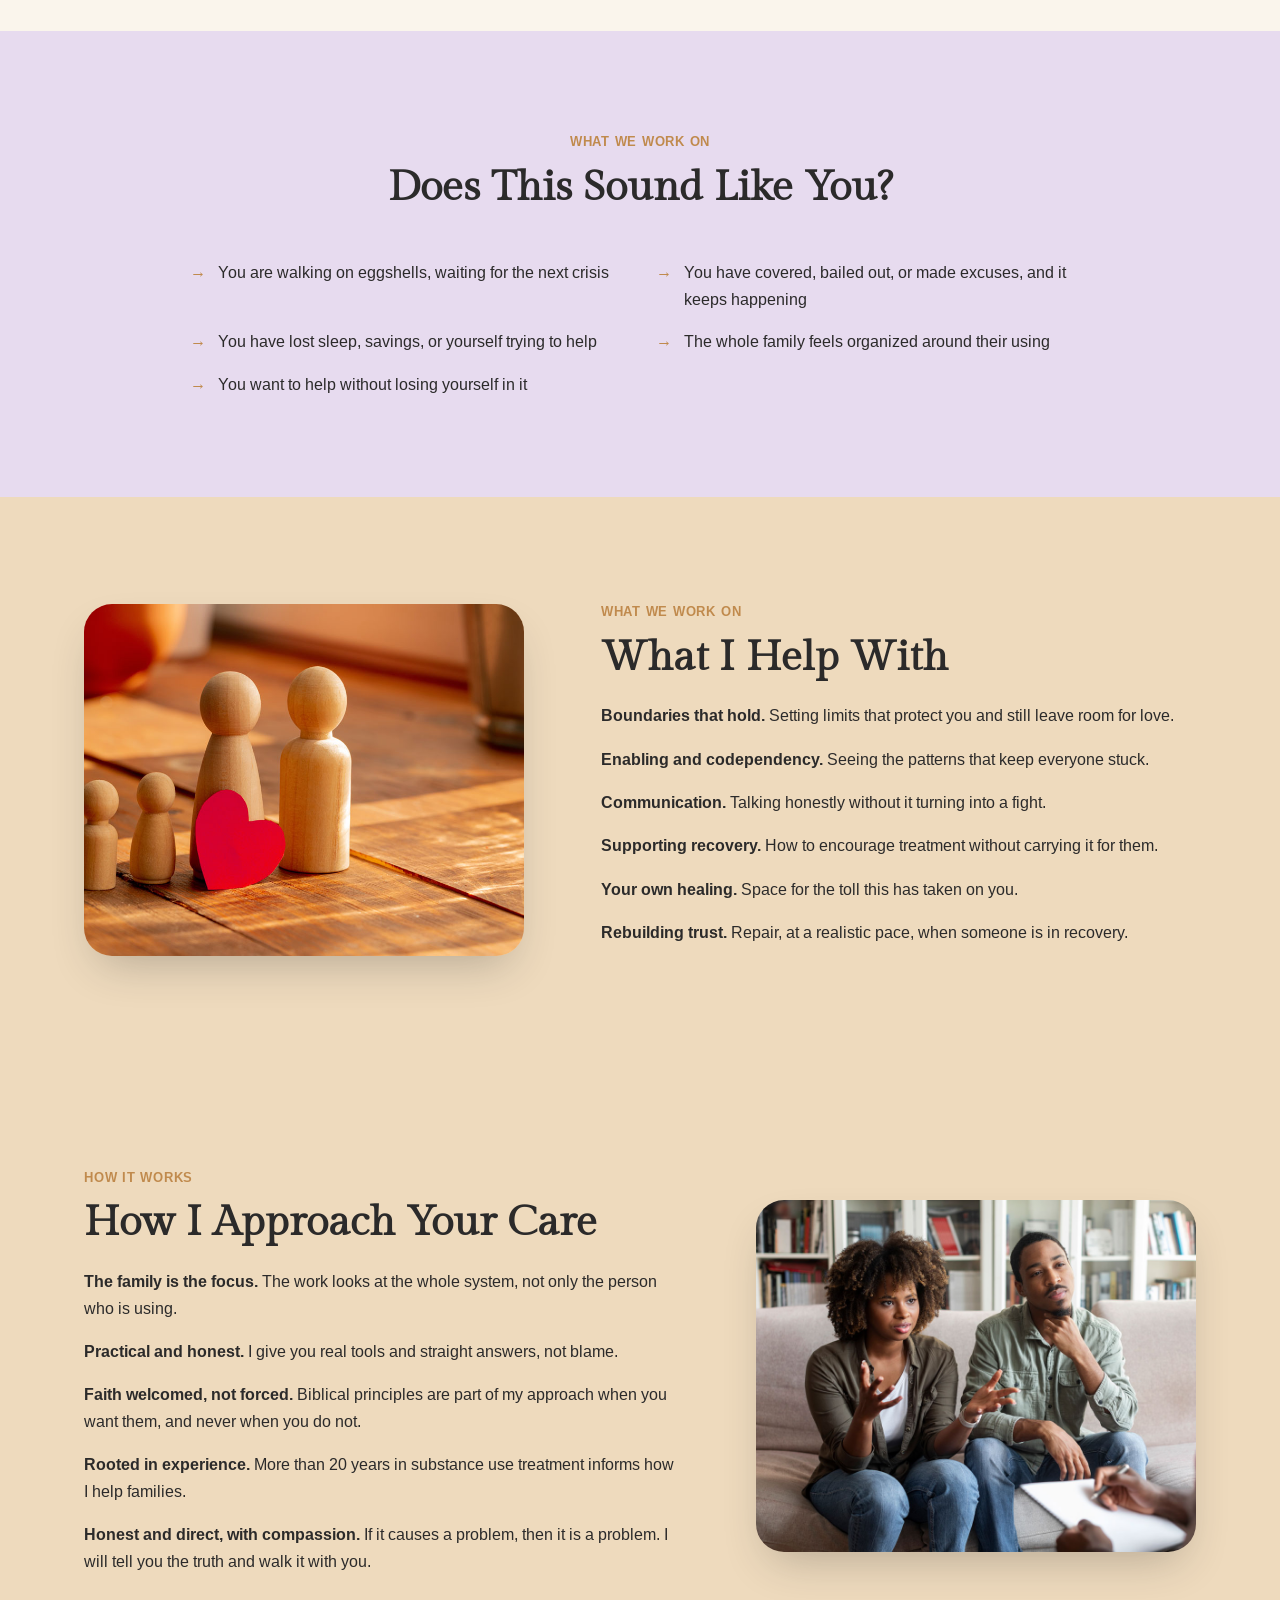
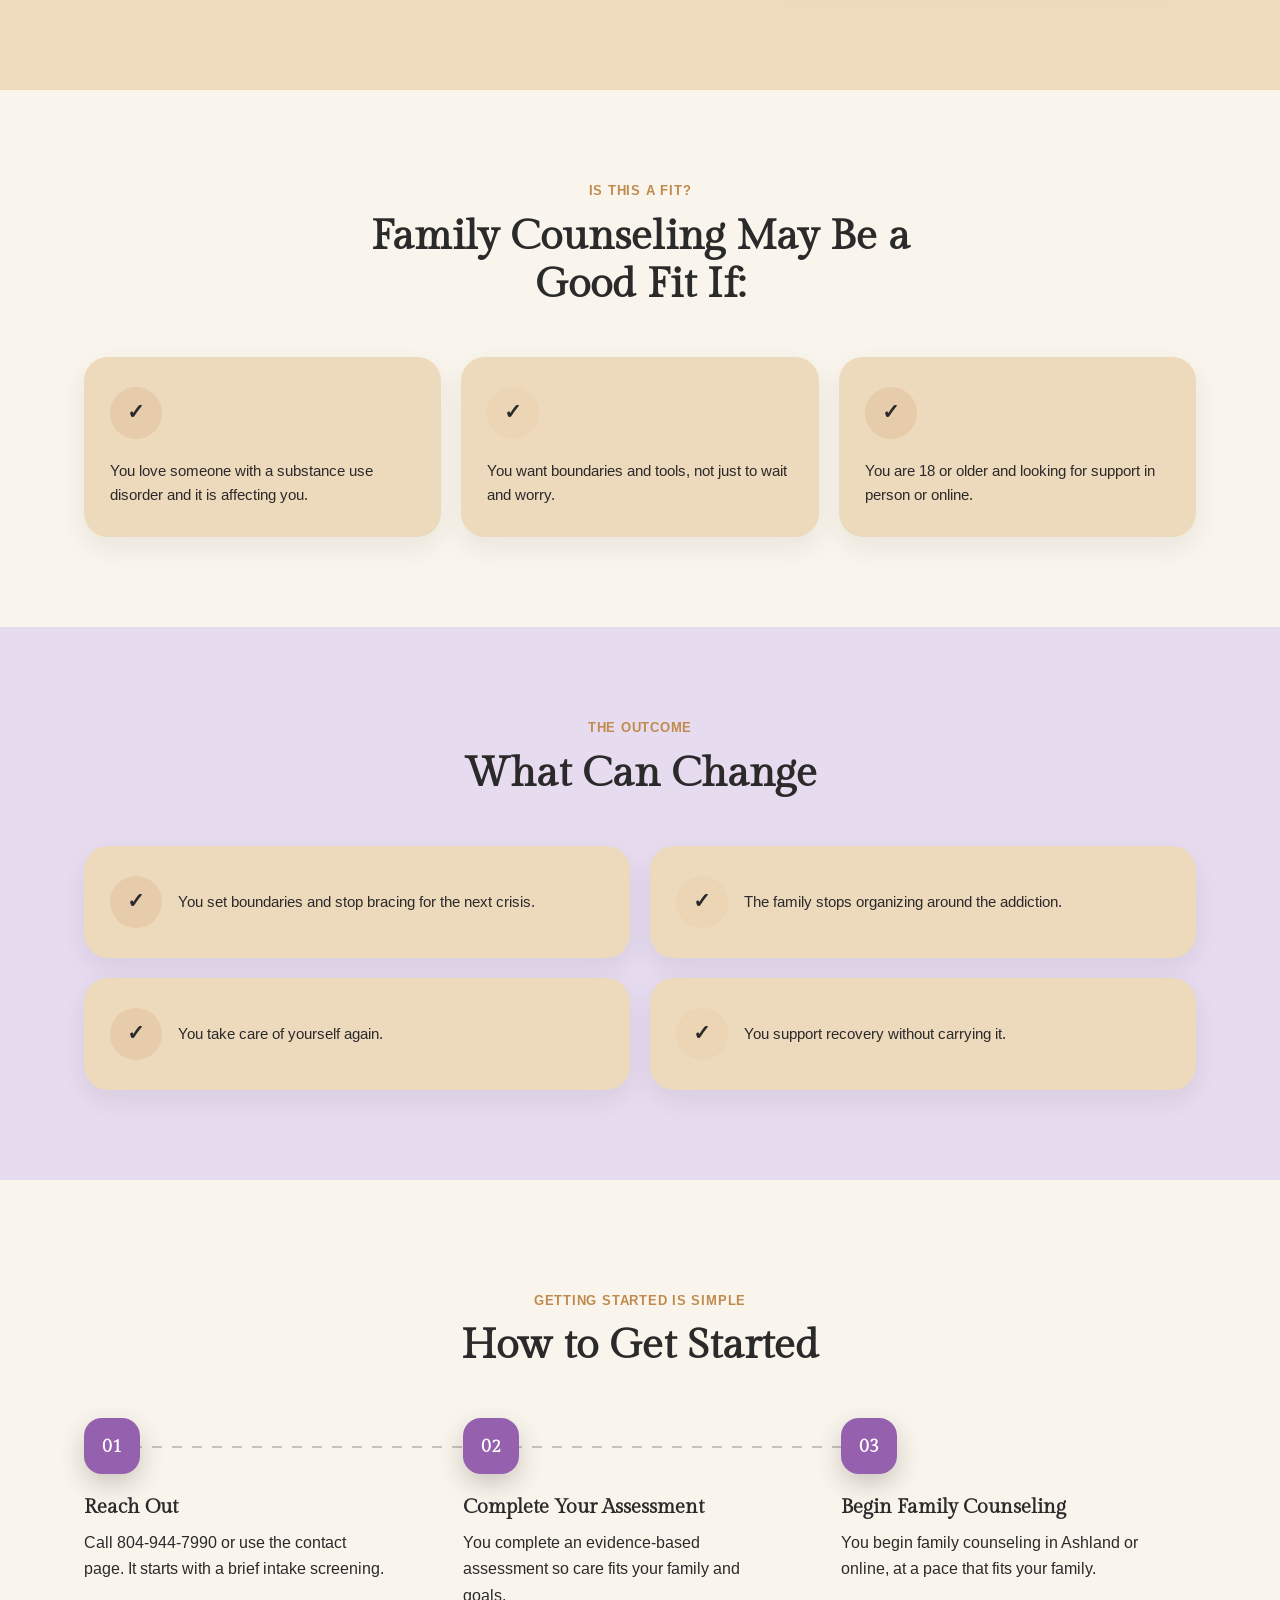
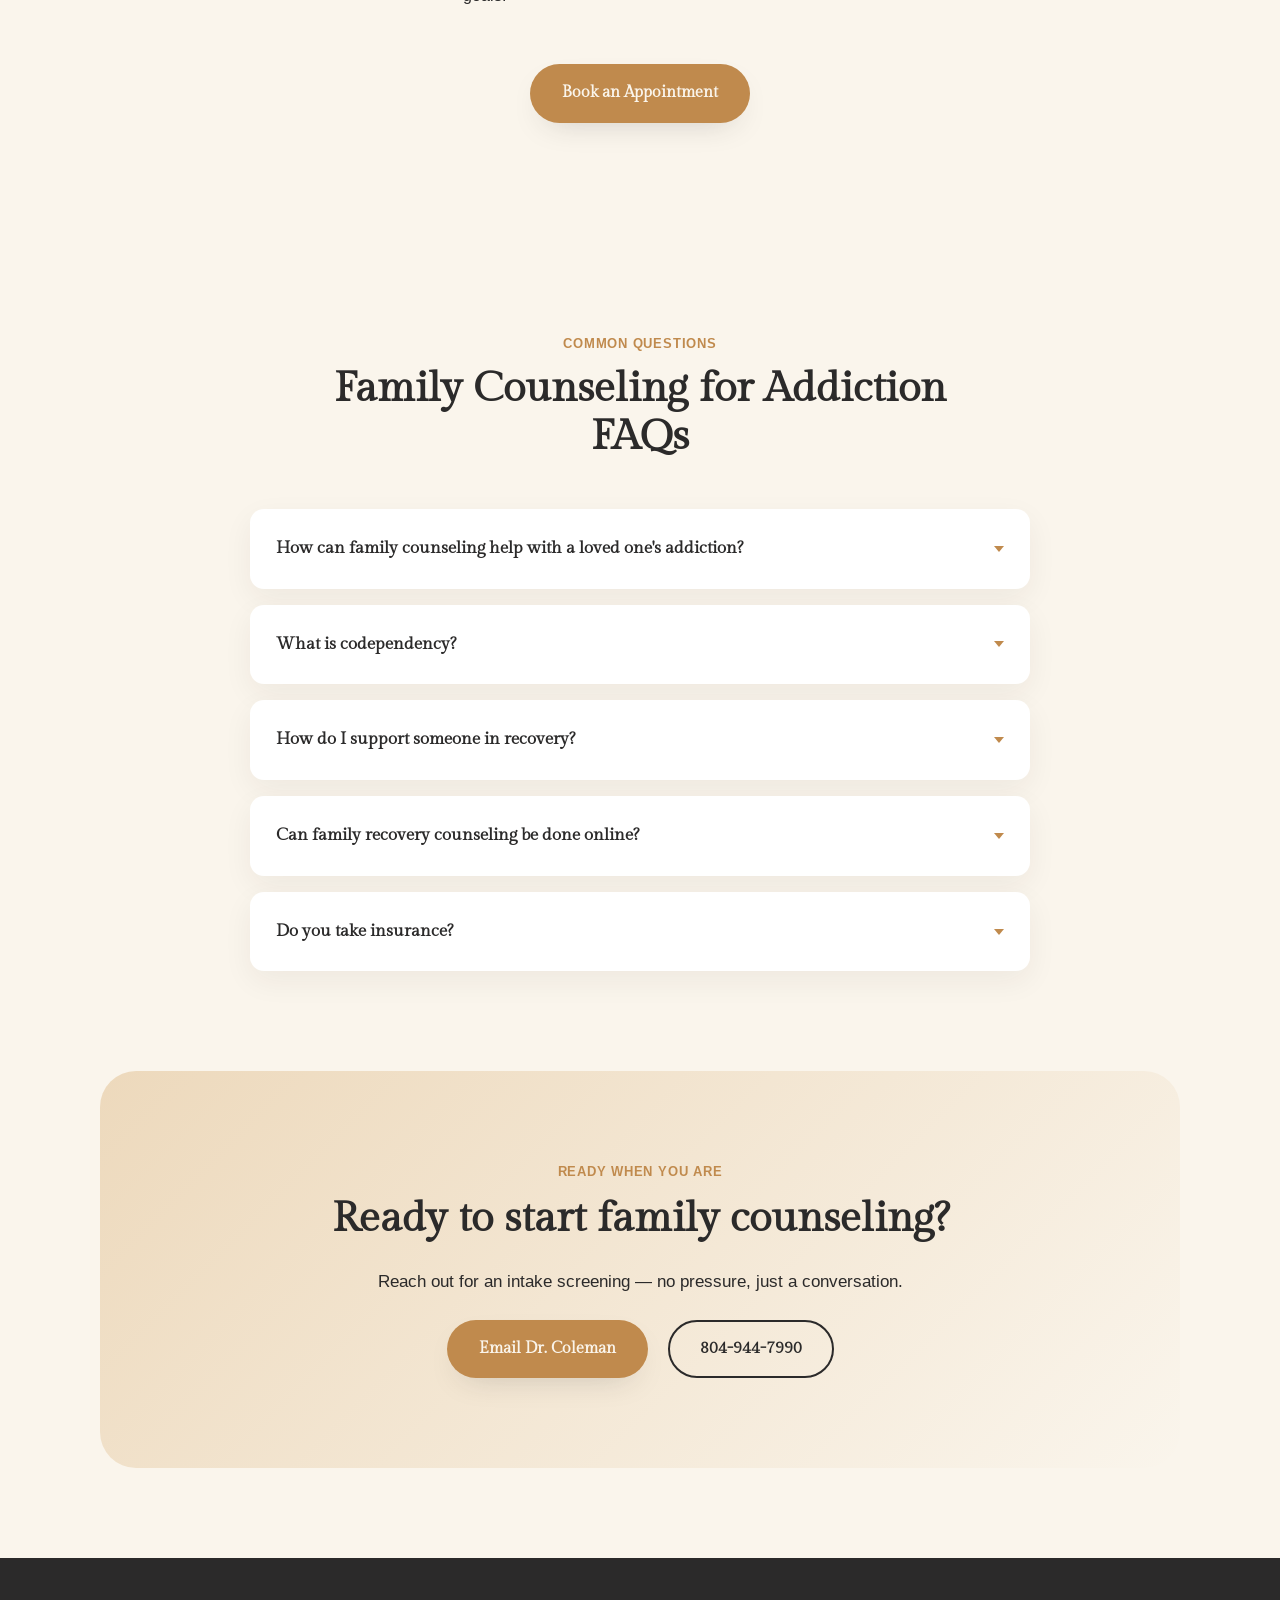
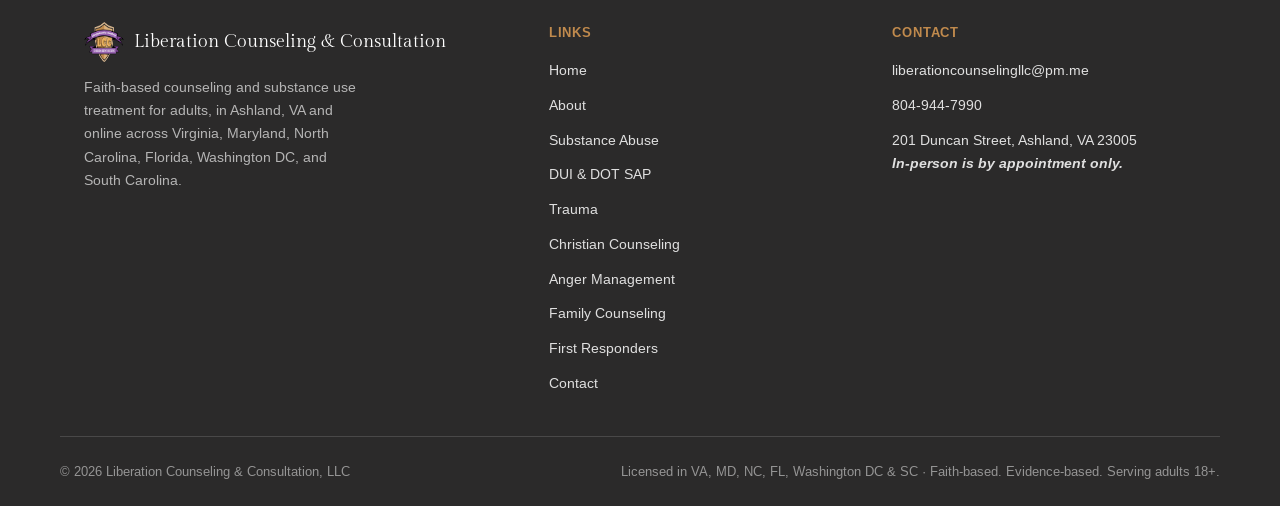
<file: family-counseling.html>
<!doctype html>
<html lang="en">
<head>
<!-- Google tag (gtag.js) -->
<script async src="https://www.googletagmanager.com/gtag/js?id=G-52EL54VQRT"></script>
<script>
  window.dataLayer = window.dataLayer || [];
  function gtag(){dataLayer.push(arguments);}
  gtag('js', new Date());

  gtag('config', 'G-52EL54VQRT');
</script>
<meta charset="UTF-8" />
<meta name="viewport" content="width=device-width, initial-scale=1.0" />
<title>Family Counseling for Addiction | Liberation Counseling &amp; Consultation</title>
<meta name="description" content="Support for families and loved ones affected by a substance use disorder, in Ashland, VA and online, with Dr. Chris Coleman." />
<meta property="og:title" content="Family Counseling for Addiction | Liberation Counseling & Consultation" />
<meta property="og:description" content="Support for families and loved ones affected by a substance use and abuse." />
<meta property="og:type" content="website" />
<link rel="icon" href="images/liberation-logo-sm.png" />
<link rel="preconnect" href="https://fonts.googleapis.com" />
<link rel="preconnect" href="https://fonts.gstatic.com" crossorigin />
<link href="https://fonts.googleapis.com/css2?family=Gilda+Display&amp;family=Arimo:wght@400;500;600;700&amp;display=swap" rel="stylesheet" />
<link rel="stylesheet" href="styles.css" />
</head>
<body>

<a class="skip-link" href="#main">Skip to content</a>

<div class="site-header-wrap" id="headerWrap">
  <header class="site-header" id="top">
    <div class="header-inner">
      <a class="brand" href="index.html">
        <img src="images/liberation-logo-sm.png" alt="Liberation Counseling & Consultation" width="56" height="56" />
        <span>Liberation Counseling &amp; Consultation</span>
      </a>

      <button class="nav-toggle" id="navToggle" aria-expanded="false" aria-controls="primaryNav">
        <span></span><span></span><span></span>
        <span class="sr-only">Menu</span>
      </button>

      <nav class="primary-nav" id="primaryNav">
        <a href="about.html">About</a>
        <div class="nav-dropdown">
          <a href="index.html#services" aria-expanded="false">Services <span class="caret" aria-hidden="true"></span></a>
          <div class="dropdown-menu">
            <a href="substance-abuse.html">Substance Abuse Counseling</a>
            <a href="dui-dot-sap.html">DUI &amp; DOT SAP</a>
            <a href="trauma-therapy.html">Trauma Therapy</a>
            <a href="christian-counseling.html">Christian Counseling</a>
            <a href="anger-management.html">Anger Management</a>
            <a href="family-counseling.html">Family Counseling</a>
            <a href="first-responders.html">Military &amp; First Responders</a>
          </div>
        </div>
        <a href="contact.html">Contact</a>
        <a class="btn btn-primary btn-small" href="contact.html">Book an Appointment</a>
      </nav>
    </div>
  </header>
</div>

<main id="main">

  <section class="hero">
    <div class="blob blob-1"></div>
    <div class="blob blob-2"></div>
    <div class="blob blob-3"></div>
    <div class="blob blob-4"></div>
    <div class="blob blob-5"></div>
    <div class="wrap hero-inner">
      <div class="hero-copy reveal">
        <span class="eyebrow">Ashland, VA &bull; Online Across Virginia, Maryland, North Carolina, Florida, Washington DC &amp; South Carolina</span>
        <h1>Family Counseling for <span class="hl">Addiction</span></h1>
        <p class="lede">Support for families and loved ones affected by a substance use and abuse.</p>
        <div class="hero-cta-row">
          <a class="btn btn-primary" href="contact.html">Book an Appointment</a>
          <a class="arrow-link" href="#process">See how it works <span class="arrow">&rarr;</span></a>
        </div>
      </div>
      <div class="hero-figure">
        <div class="card">
          <img src="images/family-counseling.jpg" alt="A family in a counseling session" width="1000" height="667" />
        </div>
        <div class="floating-chip">
          <span class="dot"></span>
          <span>Dr. Chris Coleman, LSATP</span>
        </div>
      </div>
    </div>
  </section>

  <section class="about about--cream">
    <div class="wrap quote-wrap">
      <div class="testimonial-card reveal">
        <span class="testimonial-mark" aria-hidden="true">&ldquo;</span>
        <p class="testimonial-text">You did not cause it, and you cannot control it. <em>You matter here too.</em></p>
        <div class="check-pill-row">
          <span class="check-pill"><span class="check-pill-mark">&check;</span> Whole-family, systems approach</span>
          <span class="check-pill"><span class="check-pill-mark">&check;</span> 20+ years walking families through recovery</span>
          <span class="check-pill"><span class="check-pill-mark">&check;</span> In person in Ashland or online</span>
        </div>
      </div>
    </div>
    <div class="wrap about-grid about-grid--text-first">
      <div class="about-copy reveal">
        <span class="eyebrow">the basics</span>
        <h2>What Is Family Counseling for Addiction?</h2>
        <p>Family counseling for addiction is support for the people who love someone with a substance use disorder. I provide it in Ashland, VA and online across Virginia, Maryland, North Carolina, Florida, Washington DC, and South Carolina. Addiction is a family experience. You did not cause it, and you cannot control it. You matter here too.</p>
        <p>I am Dr. Chris Coleman, a licensed substance abuse treatment provider and counselor with more than 20 years walking families through recovery. You do not need to be of the Christian faith to be here. Faith is offered, never forced.</p>
      </div>
      <div class="about-media reveal reveal-from-right">
        <img src="images/dr-chris-coleman.jpeg" alt="Dr. Chris Coleman" width="400" height="400" loading="lazy" style="object-position: top;" />
      </div>
    </div>
  </section>

  <section class="issues issues--tint">
    <div class="wrap">
      <div class="section-head center reveal">
        <span class="eyebrow eyebrow-center">what we work on</span>
        <h2>Does This Sound Like You?</h2>
      </div>
      <ul class="issue-list reveal">
        <li>You are walking on eggshells, waiting for the next crisis</li>
        <li>You have covered, bailed out, or made excuses, and it keeps happening</li>
        <li>You have lost sleep, savings, or yourself trying to help</li>
        <li>The whole family feels organized around their using</li>
        <li>You want to help without losing yourself in it</li>
      </ul>
    </div>
  </section>

  <section class="about about--solid about--tint2">
    <div class="wrap about-grid">
      <div class="about-media reveal reveal-from-left">
        <img src="images/family2.jpg" alt="Wooden family figures with a red heart" width="1000" height="667" loading="lazy" />
      </div>
      <div class="about-copy reveal">
        <span class="eyebrow">what we work on</span>
        <h2>What I Help With</h2>
        <p><strong>Boundaries that hold.</strong> Setting limits that protect you and still leave room for love.</p>
        <p><strong>Enabling and codependency.</strong> Seeing the patterns that keep everyone stuck.</p>
        <p><strong>Communication.</strong> Talking honestly without it turning into a fight.</p>
        <p><strong>Supporting recovery.</strong> How to encourage treatment without carrying it for them.</p>
        <p><strong>Your own healing.</strong> Space for the toll this has taken on you.</p>
        <p><strong>Rebuilding trust.</strong> Repair, at a realistic pace, when someone is in recovery.</p>
      </div>
    </div>
  </section>

  <section class="about about--tint2">
    <div class="wrap about-grid about-grid--text-first">
      <div class="about-copy reveal">
        <span class="eyebrow">how it works</span>
        <h2>How I Approach Your Care</h2>
        <p><strong>The family is the focus.</strong> The work looks at the whole system, not only the person who is using.</p>
        <p><strong>Practical and honest.</strong> I give you real tools and straight answers, not blame.</p>
        <p><strong>Faith welcomed, not forced.</strong> Biblical principles are part of my approach when you want them, and never when you do not.</p>
        <p><strong>Rooted in experience.</strong> More than 20 years in substance use treatment informs how I help families.</p>
        <p><strong>Honest and direct, with compassion.</strong> If it causes a problem, then it is a problem. I will tell you the truth and walk it with you.</p>
      </div>
      <div class="about-media reveal reveal-from-right">
        <img src="images/family3.jpg" alt="A couple in a family counseling session" width="1000" height="774" loading="lazy" />
      </div>
    </div>
  </section>

  <section class="benefits">
    <div class="wrap">
      <div class="section-head center reveal">
        <span class="eyebrow eyebrow-center">is this a fit?</span>
        <h2>Family Counseling May Be a Good Fit If:</h2>
      </div>
      <div class="benefit-grid benefit-grid-3">
        <article class="benefit-card">
          <div class="icon-chip check-icon">&check;</div>
          <p>You love someone with a substance use disorder and it is affecting you.</p>
        </article>
        <article class="benefit-card">
          <div class="icon-chip check-icon">&check;</div>
          <p>You want boundaries and tools, not just to wait and worry.</p>
        </article>
        <article class="benefit-card">
          <div class="icon-chip check-icon">&check;</div>
          <p>You are 18 or older and looking for support in person or online.</p>
        </article>
      </div>
    </div>
  </section>

  <section class="benefits benefits--tint">
    <div class="wrap">
      <div class="section-head center reveal">
        <span class="eyebrow eyebrow-center">the outcome</span>
        <h2>What Can Change</h2>
      </div>
      <div class="benefit-grid benefit-grid-2">
        <article class="benefit-card">
          <div class="icon-chip check-icon">&check;</div>
          <p>You set boundaries and stop bracing for the next crisis.</p>
        </article>
        <article class="benefit-card">
          <div class="icon-chip check-icon">&check;</div>
          <p>The family stops organizing around the addiction.</p>
        </article>
        <article class="benefit-card">
          <div class="icon-chip check-icon">&check;</div>
          <p>You take care of yourself again.</p>
        </article>
        <article class="benefit-card">
          <div class="icon-chip check-icon">&check;</div>
          <p>You support recovery without carrying it.</p>
        </article>
      </div>
    </div>
  </section>

  <section class="process" id="process">
    <div class="wrap">
      <div class="section-head center reveal">
        <span class="eyebrow eyebrow-center">Getting started is simple</span>
        <h2>How to Get Started</h2>
      </div>
      <ol class="process-grid reveal">
        <li class="process-card reveal">
          <span class="process-num">01</span>
          <h3>Reach Out</h3>
          <p>Call 804-944-7990 or use the contact page. It starts with a brief intake screening.</p>
        </li>
        <li class="process-card reveal">
          <span class="process-num">02</span>
          <h3>Complete Your Assessment</h3>
          <p>You complete an evidence-based assessment so care fits your family and goals.</p>
        </li>
        <li class="process-card reveal">
          <span class="process-num">03</span>
          <h3>Begin Family Counseling</h3>
          <p>You begin family counseling in Ashland or online, at a pace that fits your family.</p>
        </li>
      </ol>
      <div class="process-cta reveal">
        <a class="btn btn-primary" href="contact.html">Book an Appointment</a>
      </div>
    </div>
  </section>

  <section class="faq">
    <div class="wrap">
      <div class="section-head center reveal">
        <span class="eyebrow eyebrow-center">Common questions</span>
        <h2>Family Counseling for Addiction FAQs</h2>
      </div>
      <div class="faq-list reveal">
        <details class="faq-item" name="faq">
          <summary>How can family counseling help with a loved one's addiction?<span class="chevron"></span></summary>
          <p>Family counseling helps you set healthy boundaries, change patterns that keep everyone stuck, and support recovery without losing yourself. I work with individuals and families affected by a loved one&rsquo;s substance use.</p>
        </details>
        <details class="faq-item" name="faq">
          <summary>What is codependency?<span class="chevron"></span></summary>
          <p>Codependency is when your wellbeing gets so tied to another person that you lose sight of your own needs. In family counseling, those patterns get named, and healthier ones take their place.</p>
        </details>
        <details class="faq-item" name="faq">
          <summary>How do I support someone in recovery?<span class="chevron"></span></summary>
          <p>You can encourage treatment, hold firm boundaries, and take care of yourself, without carrying their recovery for them. I will help you find that balance.</p>
        </details>
        <details class="faq-item" name="faq">
          <summary>Can family recovery counseling be done online?<span class="chevron"></span></summary>
          <p>Yes. Family counseling is available in person in Ashland, VA and online across Virginia, Maryland, North Carolina, Florida, Washington DC, and South Carolina.</p>
        </details>
        <details class="faq-item" name="faq">
          <summary>Do you take insurance?<span class="chevron"></span></summary>
          <p>Yes. Insurance is accepted through Headway, including Aetna, Cigna, Anthem/BCBS, United Health/Optum, Carefirst, Carelon Behavioral Health, and some Kaiser plans, along with private pay.</p>
        </details>
      </div>
    </div>
  </section>

  <div class="wrap cta-band-wrap" id="contact">
    <div class="cta-band reveal">
      <div class="blob-f"></div>
      <div class="blob-f2"></div>
      <div class="blob-f3"></div>
      <div class="blob-f4"></div>
      <div class="blob-f5"></div>
      <div class="blob-f6"></div>
      <div class="blob-f7"></div>
      <div class="cta-band-inner">
        <span class="eyebrow eyebrow-center">Ready when you are</span>
        <h2>Ready to start family counseling?</h2>
        <p>Reach out for an intake screening &mdash; no pressure, just a conversation.</p>
        <div class="contact-links">
          <a class="btn btn-primary" href="mailto:liberationcounselingllc@pm.me">Email Dr. Coleman</a>
          <a class="btn btn-outline-light" href="tel:+18049447990">804-944-7990</a>
        </div>
      </div>
    </div>
  </div>

</main>

<footer class="site-footer">
  <div class="wrap footer-inner">
    <div>
      <div class="footer-brand">
        <img src="images/liberation-logo-sm.png" alt="Liberation Counseling & Consultation" width="40" height="40" />
        <span>Liberation Counseling &amp; Consultation</span>
      </div>
      <p class="footer-blurb">Faith-based counseling and substance use treatment for adults, in Ashland, VA and online across Virginia, Maryland, North Carolina, Florida, Washington DC, and South Carolina.</p>
    </div>

    <div class="footer-col">
      <span class="eyebrow">Links</span>
      <nav class="footer-nav" aria-label="Footer">
        <a href="index.html">Home</a>
        <a href="about.html">About</a>
        <a href="substance-abuse.html">Substance Abuse</a>
        <a href="dui-dot-sap.html">DUI &amp; DOT SAP</a>
        <a href="trauma-therapy.html">Trauma</a>
        <a href="christian-counseling.html">Christian Counseling</a>
        <a href="anger-management.html">Anger Management</a>
        <a href="family-counseling.html">Family Counseling</a>
        <a href="first-responders.html">First Responders</a>
        <a href="contact.html">Contact</a>
      </nav>
    </div>

    <div class="footer-col">
      <span class="eyebrow">Contact</span>
      <div class="footer-contact">
        <a href="mailto:liberationcounselingllc@pm.me">liberationcounselingllc@pm.me</a>
        <a href="tel:+18049447990">804-944-7990</a>
        <p>201 Duncan Street, Ashland, VA 23005<br /><strong><em>In-person is by appointment only.</em></strong></p>
      </div>
    </div>
  </div>
  <div class="wrap footer-bottom">
    <span>&copy; 2026 Liberation Counseling &amp; Consultation, LLC</span>
    <span>Licensed in VA, MD, NC, FL, Washington DC &amp; SC &middot; Faith-based. Evidence-based. Serving adults 18+.</span>
  </div>
</footer>

<script src="script.js"></script>
</body>
</html>
</file>
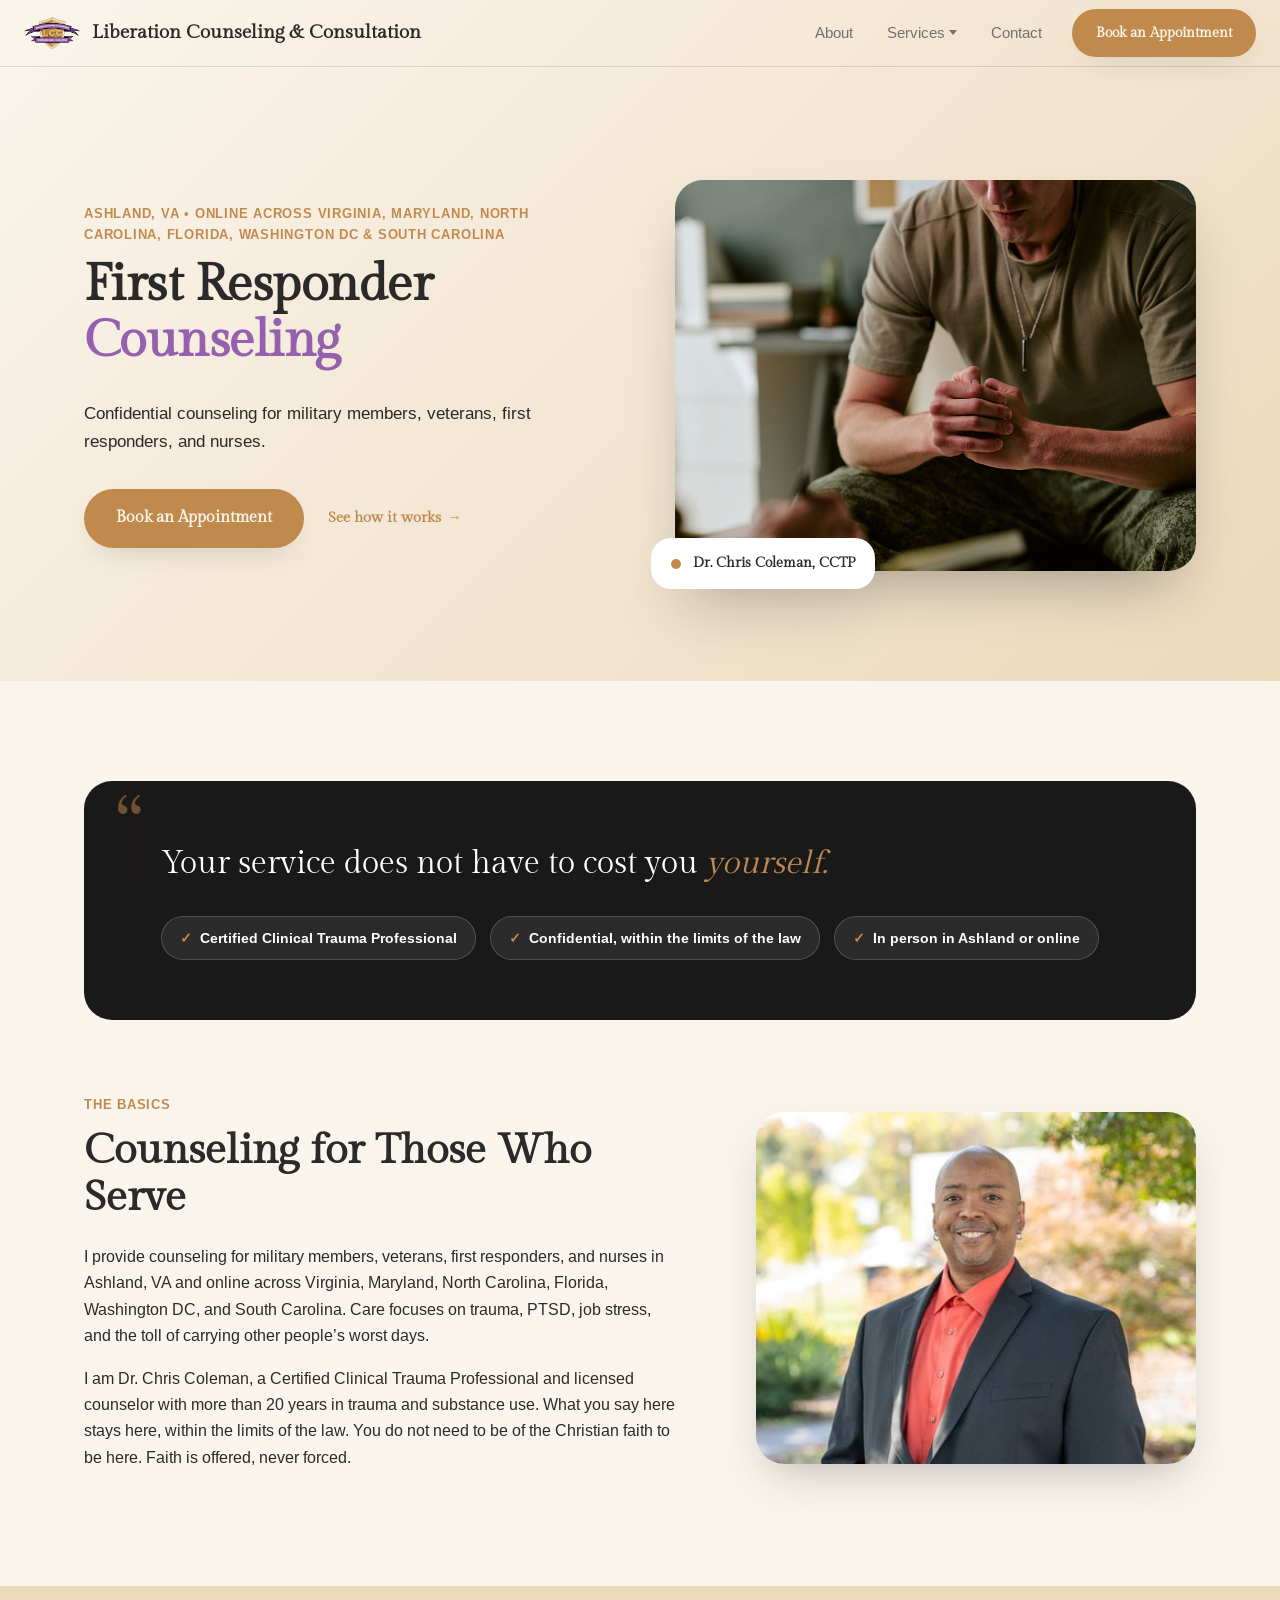
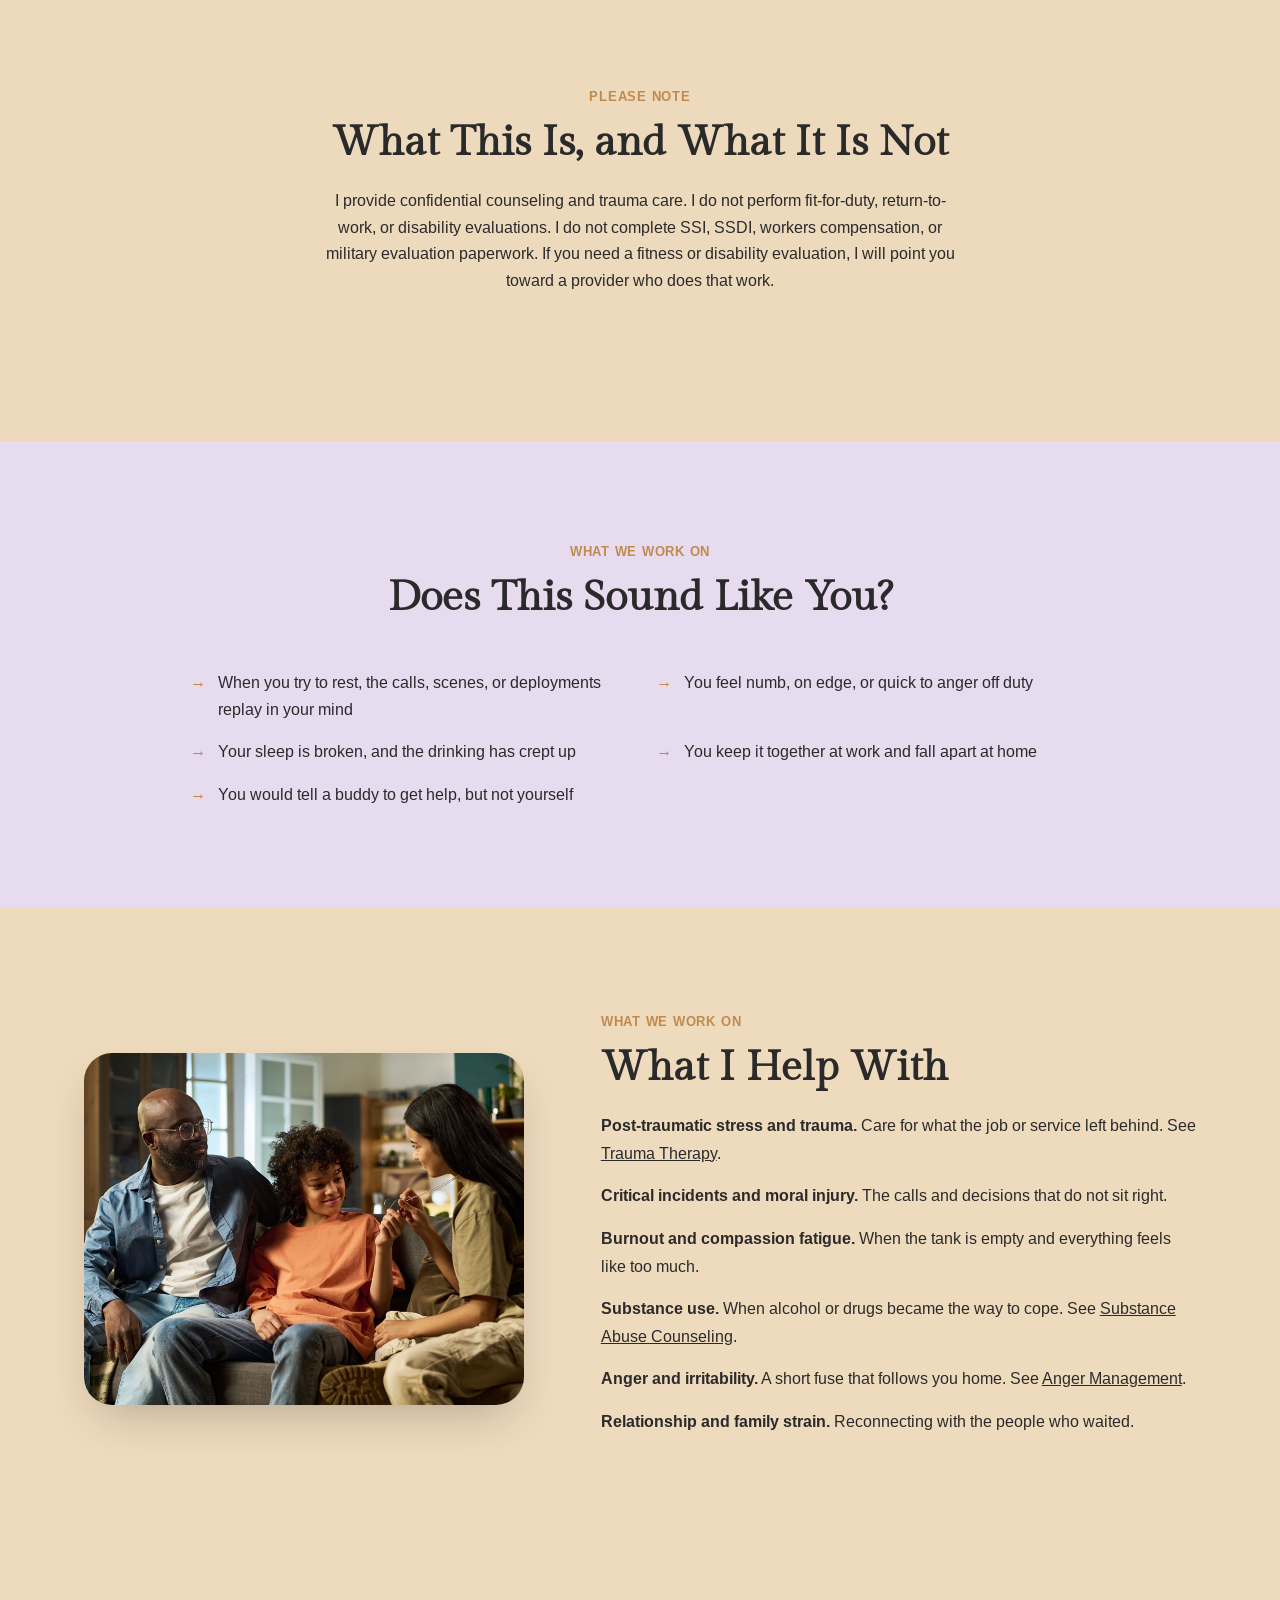
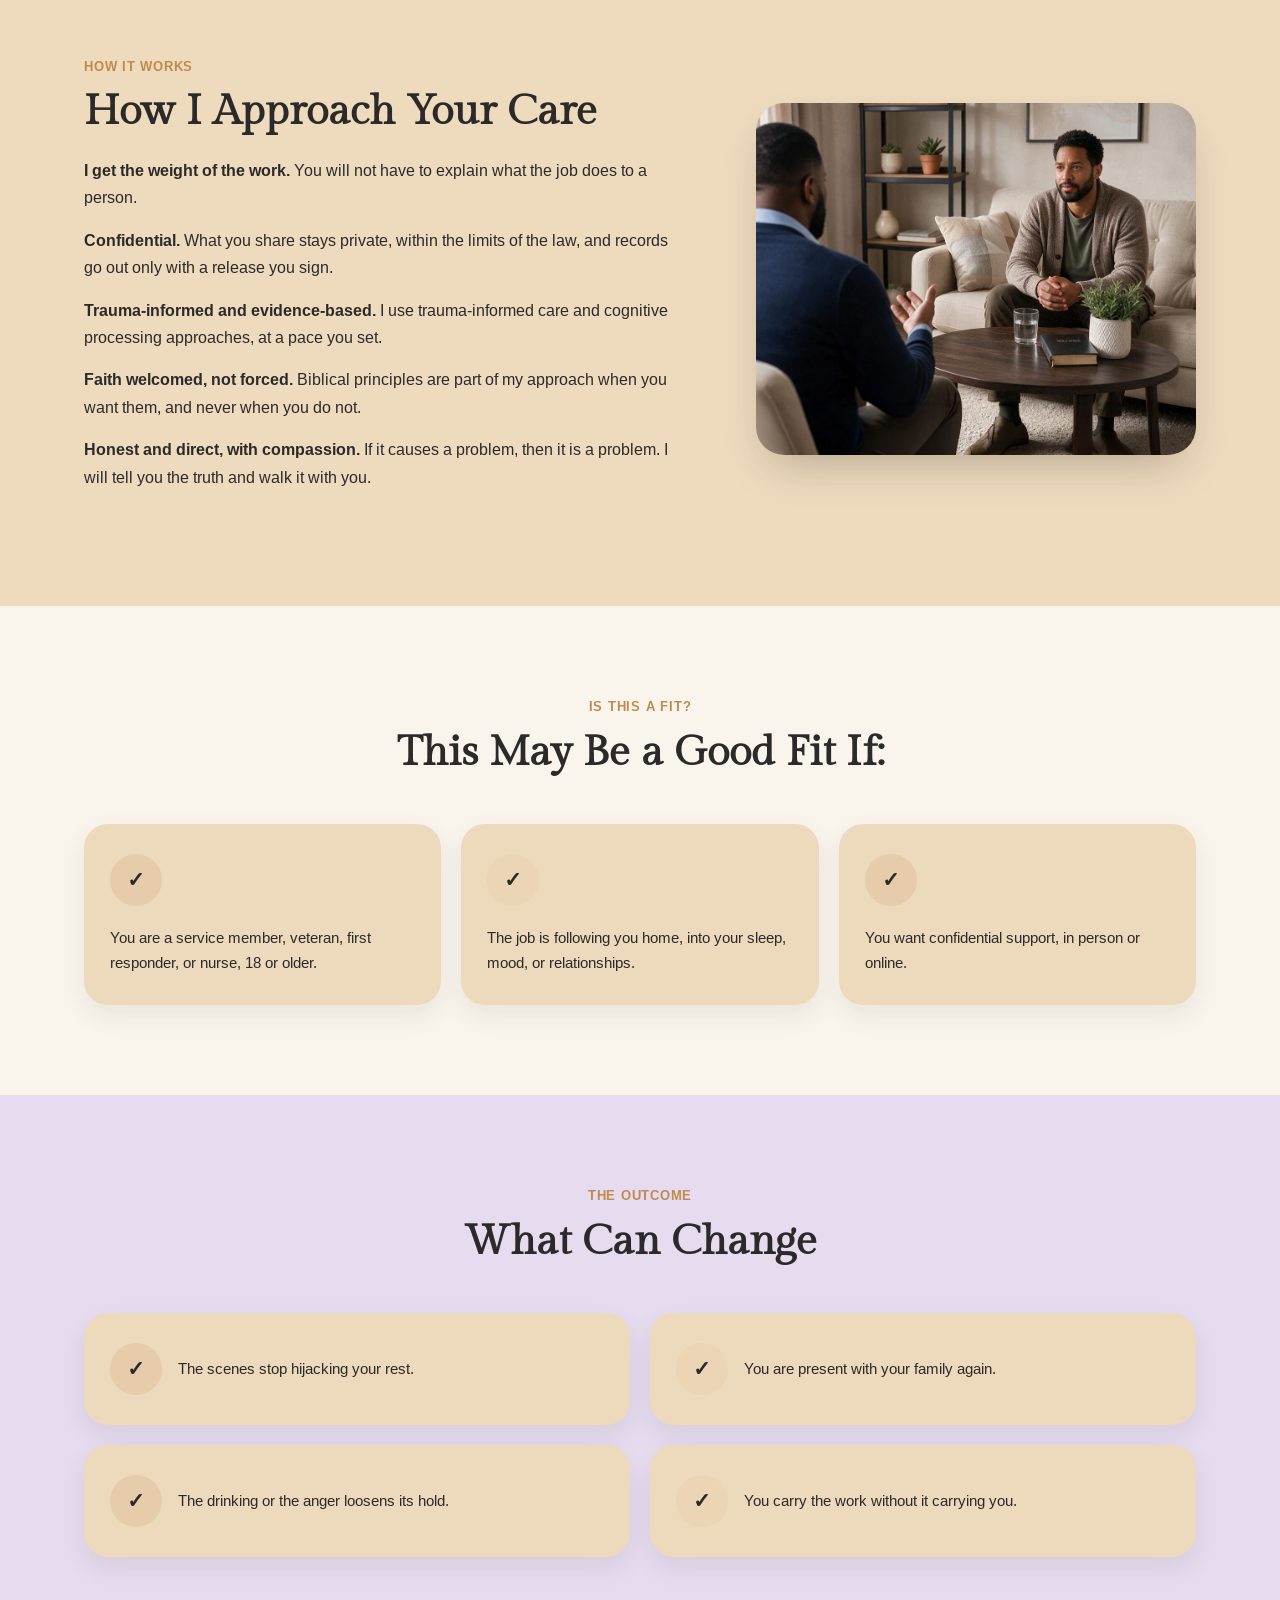
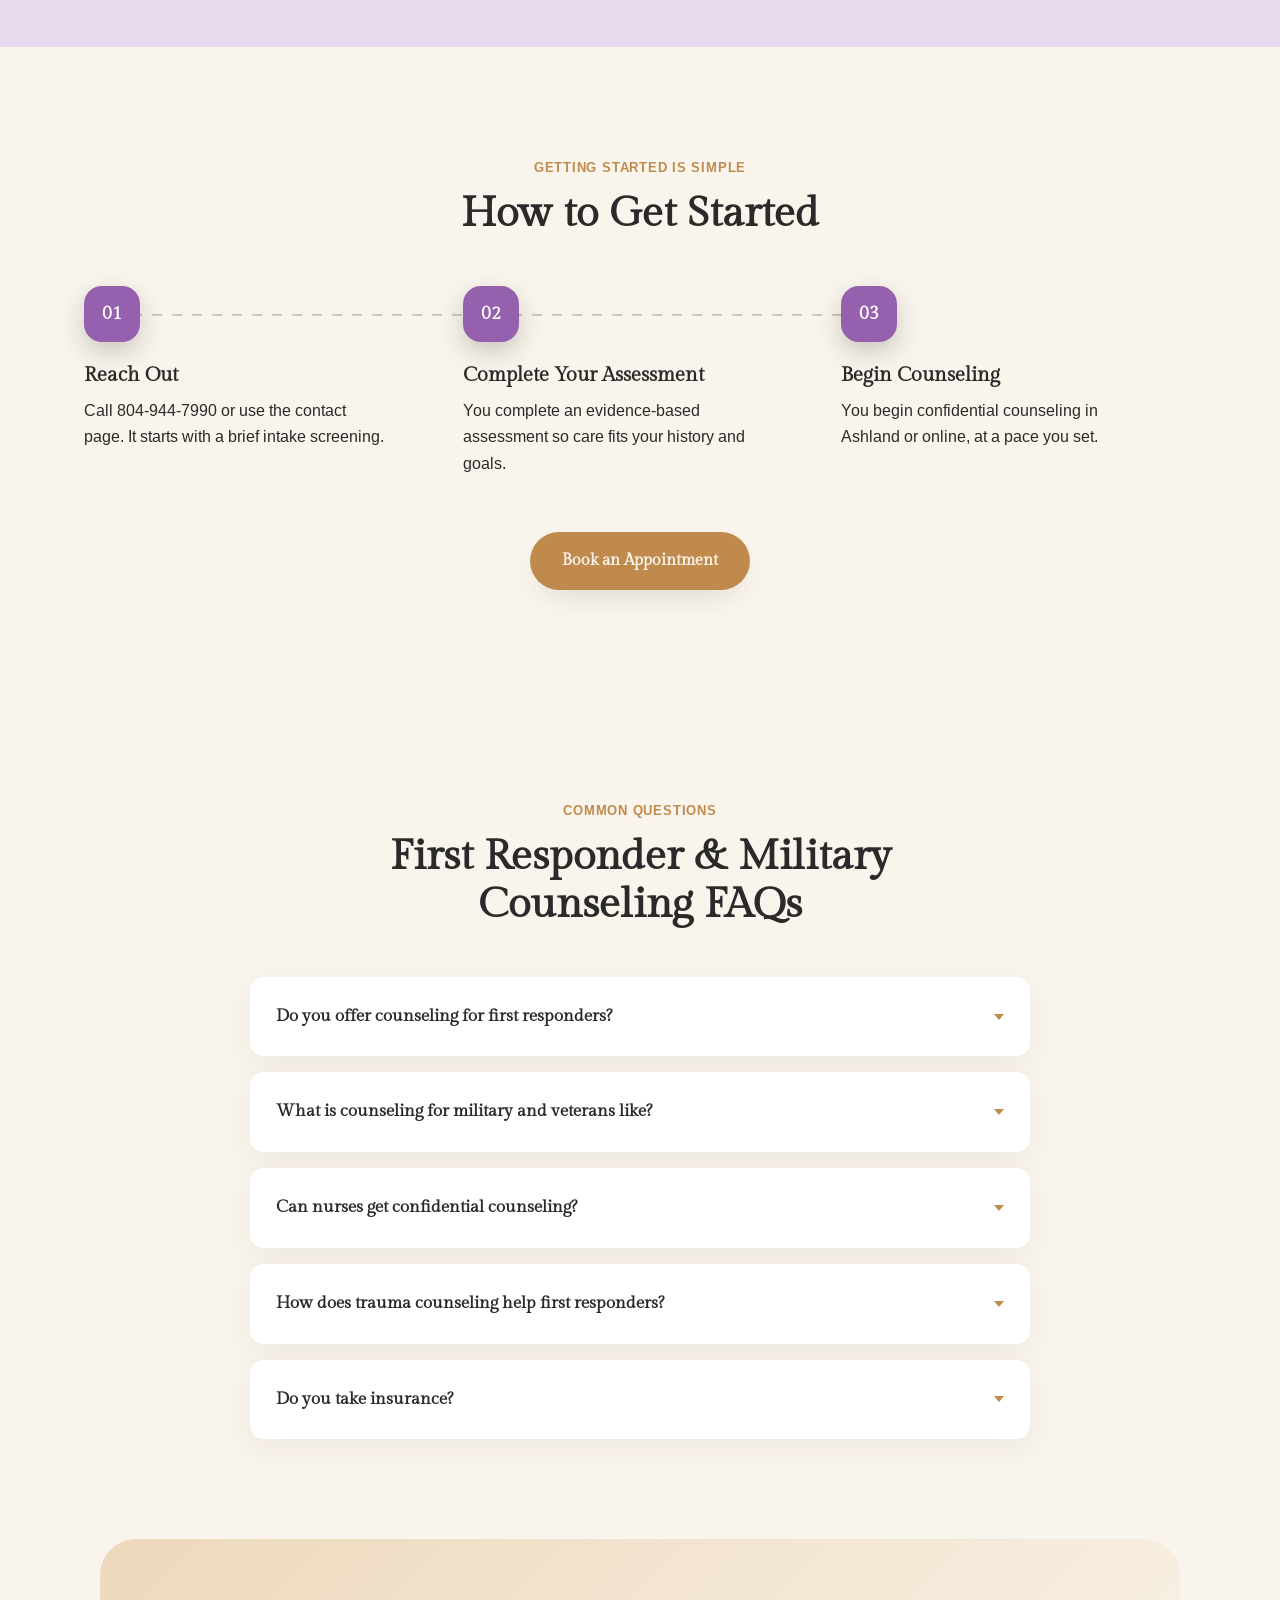
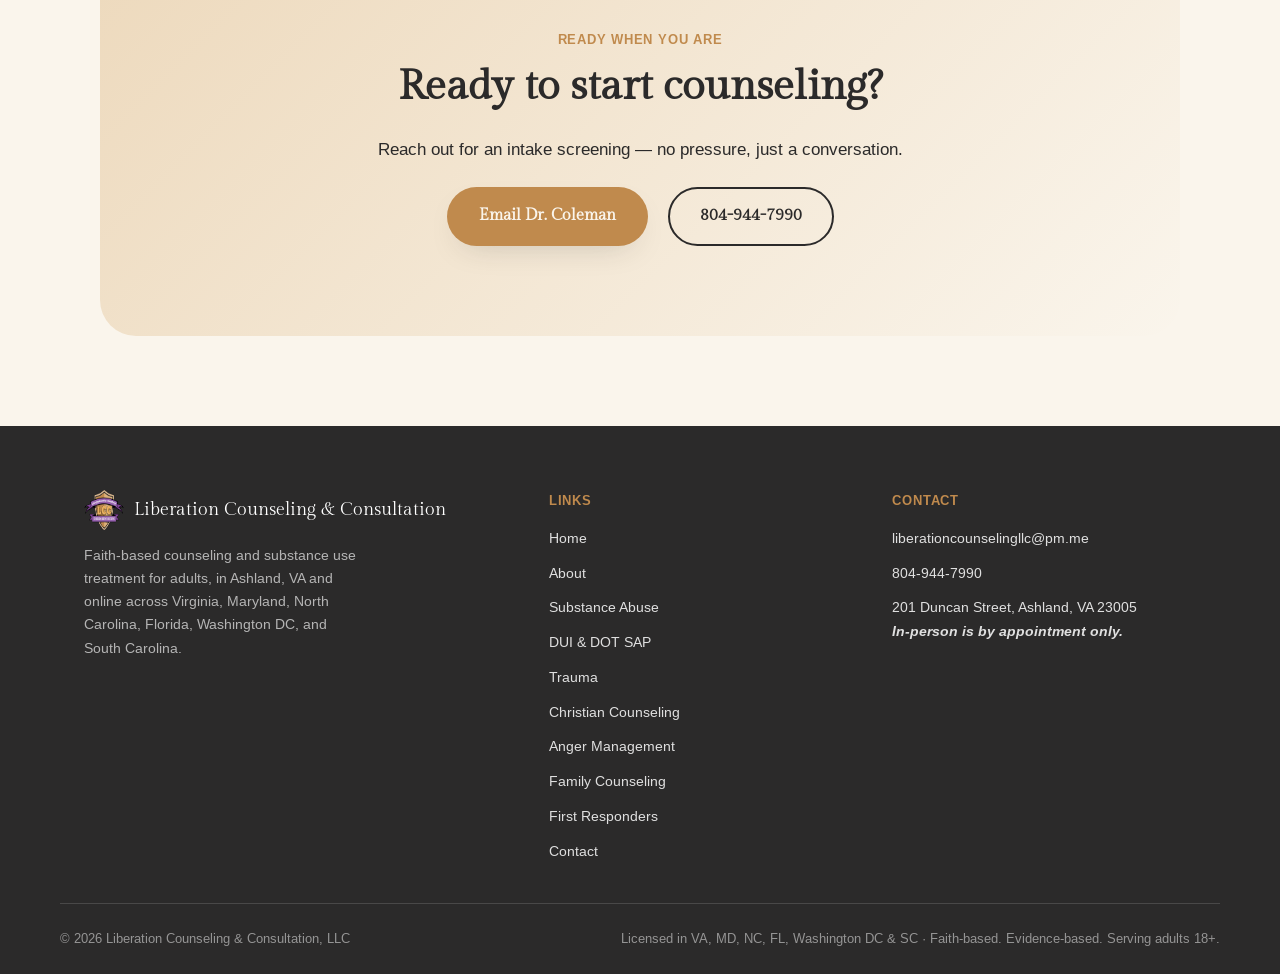
<file: first-responders.html>
<!doctype html>
<html lang="en">
<head>
<!-- Google tag (gtag.js) -->
<script async src="https://www.googletagmanager.com/gtag/js?id=G-52EL54VQRT"></script>
<script>
  window.dataLayer = window.dataLayer || [];
  function gtag(){dataLayer.push(arguments);}
  gtag('js', new Date());

  gtag('config', 'G-52EL54VQRT');
</script>
<meta charset="UTF-8" />
<meta name="viewport" content="width=device-width, initial-scale=1.0" />
<title>Military &amp; First Responder Counseling | Liberation Counseling &amp; Consultation</title>
<meta name="description" content="Confidential counseling for military members, veterans, first responders, and nurses in Ashland, VA and online, with Dr. Chris Coleman, CCTP." />
<meta property="og:title" content="Military & First Responder Counseling | Liberation Counseling & Consultation" />
<meta property="og:description" content="Confidential counseling for military members, veterans, first responders, and nurses." />
<meta property="og:type" content="website" />
<link rel="icon" href="images/liberation-logo-sm.png" />
<link rel="preconnect" href="https://fonts.googleapis.com" />
<link rel="preconnect" href="https://fonts.gstatic.com" crossorigin />
<link href="https://fonts.googleapis.com/css2?family=Gilda+Display&amp;family=Arimo:wght@400;500;600;700&amp;display=swap" rel="stylesheet" />
<link rel="stylesheet" href="styles.css" />
</head>
<body>

<a class="skip-link" href="#main">Skip to content</a>

<div class="site-header-wrap" id="headerWrap">
  <header class="site-header" id="top">
    <div class="header-inner">
      <a class="brand" href="index.html">
        <img src="images/liberation-logo-sm.png" alt="Liberation Counseling & Consultation" width="56" height="56" />
        <span>Liberation Counseling &amp; Consultation</span>
      </a>

      <button class="nav-toggle" id="navToggle" aria-expanded="false" aria-controls="primaryNav">
        <span></span><span></span><span></span>
        <span class="sr-only">Menu</span>
      </button>

      <nav class="primary-nav" id="primaryNav">
        <a href="about.html">About</a>
        <div class="nav-dropdown">
          <a href="index.html#services" aria-expanded="false">Services <span class="caret" aria-hidden="true"></span></a>
          <div class="dropdown-menu">
            <a href="substance-abuse.html">Substance Abuse Counseling</a>
            <a href="dui-dot-sap.html">DUI &amp; DOT SAP</a>
            <a href="trauma-therapy.html">Trauma Therapy</a>
            <a href="christian-counseling.html">Christian Counseling</a>
            <a href="anger-management.html">Anger Management</a>
            <a href="family-counseling.html">Family Counseling</a>
            <a href="first-responders.html">Military &amp; First Responders</a>
          </div>
        </div>
        <a href="contact.html">Contact</a>
        <a class="btn btn-primary btn-small" href="contact.html">Book an Appointment</a>
      </nav>
    </div>
  </header>
</div>

<main id="main">

  <section class="hero">
    <div class="blob blob-1"></div>
    <div class="blob blob-2"></div>
    <div class="blob blob-3"></div>
    <div class="blob blob-4"></div>
    <div class="blob blob-5"></div>
    <div class="wrap hero-inner">
      <div class="hero-copy reveal">
        <span class="eyebrow">Ashland, VA &bull; Online Across Virginia, Maryland, North Carolina, Florida, Washington DC &amp; South Carolina</span>
        <h1>First Responder <span class="hl">Counseling</span></h1>
        <p class="lede">Confidential counseling for military members, veterans, first responders, and nurses.</p>
        <div class="hero-cta-row">
          <a class="btn btn-primary" href="contact.html">Book an Appointment</a>
          <a class="arrow-link" href="#process">See how it works <span class="arrow">&rarr;</span></a>
        </div>
      </div>
      <div class="hero-figure">
        <div class="card">
          <img src="images/military-hero.jpg" alt="A service member with hands clasped during a counseling session" width="1000" height="667" />
        </div>
        <div class="floating-chip">
          <span class="dot"></span>
          <span>Dr. Chris Coleman, CCTP</span>
        </div>
      </div>
    </div>
  </section>

  <section class="about about--cream">
    <div class="wrap quote-wrap">
      <div class="testimonial-card reveal">
        <span class="testimonial-mark" aria-hidden="true">&ldquo;</span>
        <p class="testimonial-text">Your service does not have to cost you <em>yourself.</em></p>
        <div class="check-pill-row">
          <span class="check-pill"><span class="check-pill-mark">&check;</span> Certified Clinical Trauma Professional</span>
          <span class="check-pill"><span class="check-pill-mark">&check;</span> Confidential, within the limits of the law</span>
          <span class="check-pill"><span class="check-pill-mark">&check;</span> In person in Ashland or online</span>
        </div>
      </div>
    </div>
    <div class="wrap about-grid about-grid--text-first">
      <div class="about-copy reveal">
        <span class="eyebrow">the basics</span>
        <h2>Counseling for Those Who Serve</h2>
        <p>I provide counseling for military members, veterans, first responders, and nurses in Ashland, VA and online across Virginia, Maryland, North Carolina, Florida, Washington DC, and South Carolina. Care focuses on trauma, PTSD, job stress, and the toll of carrying other people&rsquo;s worst days.</p>
        <p>I am Dr. Chris Coleman, a Certified Clinical Trauma Professional and licensed counselor with more than 20 years in trauma and substance use. What you say here stays here, within the limits of the law. You do not need to be of the Christian faith to be here. Faith is offered, never forced.</p>
      </div>
      <div class="about-media reveal reveal-from-right">
        <img src="images/dr-chris-coleman.jpeg" alt="Dr. Chris Coleman" width="400" height="400" loading="lazy" style="object-position: top;" />
      </div>
    </div>
  </section>

  <section class="about about--solid about--tint3">
    <div class="wrap">
      <div class="section-head center reveal">
        <span class="eyebrow eyebrow-center">please note</span>
        <h2>What This Is, and What It Is Not</h2>
        <p>I provide confidential counseling and trauma care. I do not perform fit-for-duty, return-to-work, or disability evaluations. I do not complete SSI, SSDI, workers compensation, or military evaluation paperwork. If you need a fitness or disability evaluation, I will point you toward a provider who does that work.</p>
      </div>
    </div>
  </section>

  <section class="issues issues--tint">
    <div class="wrap">
      <div class="section-head center reveal">
        <span class="eyebrow eyebrow-center">what we work on</span>
        <h2>Does This Sound Like You?</h2>
      </div>
      <ul class="issue-list reveal">
        <li>When you try to rest, the calls, scenes, or deployments replay in your mind</li>
        <li>You feel numb, on edge, or quick to anger off duty</li>
        <li>Your sleep is broken, and the drinking has crept up</li>
        <li>You keep it together at work and fall apart at home</li>
        <li>You would tell a buddy to get help, but not yourself</li>
      </ul>
    </div>
  </section>

  <section class="about about--tint2">
    <div class="wrap about-grid">
      <div class="about-media reveal reveal-from-left">
        <img src="images/military-what-i-help.jpg" alt="A family spending time together at home" width="1000" height="667" loading="lazy" />
      </div>
      <div class="about-copy reveal">
        <span class="eyebrow">what we work on</span>
        <h2>What I Help With</h2>
        <p><strong>Post-traumatic stress and trauma.</strong> Care for what the job or service left behind. See <a href="trauma-therapy.html">Trauma Therapy</a>.</p>
        <p><strong>Critical incidents and moral injury.</strong> The calls and decisions that do not sit right.</p>
        <p><strong>Burnout and compassion fatigue.</strong> When the tank is empty and everything feels like too much.</p>
        <p><strong>Substance use.</strong> When alcohol or drugs became the way to cope. See <a href="substance-abuse.html">Substance Abuse Counseling</a>.</p>
        <p><strong>Anger and irritability.</strong> A short fuse that follows you home. See <a href="anger-management.html">Anger Management</a>.</p>
        <p><strong>Relationship and family strain.</strong> Reconnecting with the people who waited.</p>
      </div>
    </div>
  </section>

  <section class="about about--solid about--tint2">
    <div class="wrap about-grid about-grid--text-first">
      <div class="about-copy reveal">
        <span class="eyebrow">how it works</span>
        <h2>How I Approach Your Care</h2>
        <p><strong>I get the weight of the work.</strong> You will not have to explain what the job does to a person.</p>
        <p><strong>Confidential.</strong> What you share stays private, within the limits of the law, and records go out only with a release you sign.</p>
        <p><strong>Trauma-informed and evidence-based.</strong> I use trauma-informed care and cognitive processing approaches, at a pace you set.</p>
        <p><strong>Faith welcomed, not forced.</strong> Biblical principles are part of my approach when you want them, and never when you do not.</p>
        <p><strong>Honest and direct, with compassion.</strong> If it causes a problem, then it is a problem. I will tell you the truth and walk it with you.</p>
      </div>
      <div class="about-media reveal reveal-from-right">
        <img src="images/military-how-it-works.jpg" alt="A man in a counseling session with a Bible on the table" width="1065" height="842" loading="lazy" />
      </div>
    </div>
  </section>

  <section class="benefits">
    <div class="wrap">
      <div class="section-head center reveal">
        <span class="eyebrow eyebrow-center">is this a fit?</span>
        <h2>This May Be a Good Fit If:</h2>
      </div>
      <div class="benefit-grid benefit-grid-3">
        <article class="benefit-card">
          <div class="icon-chip check-icon">&check;</div>
          <p>You are a service member, veteran, first responder, or nurse, 18 or older.</p>
        </article>
        <article class="benefit-card">
          <div class="icon-chip check-icon">&check;</div>
          <p>The job is following you home, into your sleep, mood, or relationships.</p>
        </article>
        <article class="benefit-card">
          <div class="icon-chip check-icon">&check;</div>
          <p>You want confidential support, in person or online.</p>
        </article>
      </div>
    </div>
  </section>

  <section class="benefits benefits--tint">
    <div class="wrap">
      <div class="section-head center reveal">
        <span class="eyebrow eyebrow-center">the outcome</span>
        <h2>What Can Change</h2>
      </div>
      <div class="benefit-grid benefit-grid-2">
        <article class="benefit-card">
          <div class="icon-chip check-icon">&check;</div>
          <p>The scenes stop hijacking your rest.</p>
        </article>
        <article class="benefit-card">
          <div class="icon-chip check-icon">&check;</div>
          <p>You are present with your family again.</p>
        </article>
        <article class="benefit-card">
          <div class="icon-chip check-icon">&check;</div>
          <p>The drinking or the anger loosens its hold.</p>
        </article>
        <article class="benefit-card">
          <div class="icon-chip check-icon">&check;</div>
          <p>You carry the work without it carrying you.</p>
        </article>
      </div>
    </div>
  </section>

  <section class="process" id="process">
    <div class="wrap">
      <div class="section-head center reveal">
        <span class="eyebrow eyebrow-center">Getting started is simple</span>
        <h2>How to Get Started</h2>
      </div>
      <ol class="process-grid reveal">
        <li class="process-card reveal">
          <span class="process-num">01</span>
          <h3>Reach Out</h3>
          <p>Call 804-944-7990 or use the contact page. It starts with a brief intake screening.</p>
        </li>
        <li class="process-card reveal">
          <span class="process-num">02</span>
          <h3>Complete Your Assessment</h3>
          <p>You complete an evidence-based assessment so care fits your history and goals.</p>
        </li>
        <li class="process-card reveal">
          <span class="process-num">03</span>
          <h3>Begin Counseling</h3>
          <p>You begin confidential counseling in Ashland or online, at a pace you set.</p>
        </li>
      </ol>
      <div class="process-cta reveal">
        <a class="btn btn-primary" href="contact.html">Book an Appointment</a>
      </div>
    </div>
  </section>

  <section class="faq">
    <div class="wrap">
      <div class="section-head center reveal">
        <span class="eyebrow eyebrow-center">Common questions</span>
        <h2>First Responder &amp; Military Counseling FAQs</h2>
      </div>
      <div class="faq-list reveal">
        <details class="faq-item" name="faq">
          <summary>Do you offer counseling for first responders?<span class="chevron"></span></summary>
          <p>Yes. I provide confidential counseling for first responders, along with military members, veterans, and nurses, in Ashland, VA and online across Virginia.</p>
        </details>
        <details class="faq-item" name="faq">
          <summary>What is counseling for military and veterans like?<span class="chevron"></span></summary>
          <p>It focuses on trauma, job and combat stress, and the transition home, at a pace you control. I use trauma-informed and evidence-based approaches.</p>
        </details>
        <details class="faq-item" name="faq">
          <summary>Can nurses get confidential counseling?<span class="chevron"></span></summary>
          <p>Yes. Your sessions are confidential, within the limits of the law, and records are released only with a written authorization you sign.</p>
        </details>
        <details class="faq-item" name="faq">
          <summary>How does trauma counseling help first responders?<span class="chevron"></span></summary>
          <p>Trauma counseling helps you process critical incidents so they stop intruding on sleep, focus, and relationships. It also builds coping skills for the next hard call.</p>
        </details>
        <details class="faq-item" name="faq">
          <summary>Do you take insurance?<span class="chevron"></span></summary>
          <p>Yes. Insurance is accepted through Headway, including Aetna, Cigna, Anthem/BCBS, United Health/Optum, Carefirst, Carelon Behavioral Health, and some Kaiser plans, along with private pay.</p>
        </details>
      </div>
    </div>
  </section>

  <div class="wrap cta-band-wrap" id="contact">
    <div class="cta-band reveal">
      <div class="blob-f"></div>
      <div class="blob-f2"></div>
      <div class="blob-f3"></div>
      <div class="blob-f4"></div>
      <div class="blob-f5"></div>
      <div class="blob-f6"></div>
      <div class="blob-f7"></div>
      <div class="cta-band-inner">
        <span class="eyebrow eyebrow-center">Ready when you are</span>
        <h2>Ready to start counseling?</h2>
        <p>Reach out for an intake screening &mdash; no pressure, just a conversation.</p>
        <div class="contact-links">
          <a class="btn btn-primary" href="mailto:liberationcounselingllc@pm.me">Email Dr. Coleman</a>
          <a class="btn btn-outline-light" href="tel:+18049447990">804-944-7990</a>
        </div>
      </div>
    </div>
  </div>

</main>

<footer class="site-footer">
  <div class="wrap footer-inner">
    <div>
      <div class="footer-brand">
        <img src="images/liberation-logo-sm.png" alt="Liberation Counseling & Consultation" width="40" height="40" />
        <span>Liberation Counseling &amp; Consultation</span>
      </div>
      <p class="footer-blurb">Faith-based counseling and substance use treatment for adults, in Ashland, VA and online across Virginia, Maryland, North Carolina, Florida, Washington DC, and South Carolina.</p>
    </div>

    <div class="footer-col">
      <span class="eyebrow">Links</span>
      <nav class="footer-nav" aria-label="Footer">
        <a href="index.html">Home</a>
        <a href="about.html">About</a>
        <a href="substance-abuse.html">Substance Abuse</a>
        <a href="dui-dot-sap.html">DUI &amp; DOT SAP</a>
        <a href="trauma-therapy.html">Trauma</a>
        <a href="christian-counseling.html">Christian Counseling</a>
        <a href="anger-management.html">Anger Management</a>
        <a href="family-counseling.html">Family Counseling</a>
        <a href="first-responders.html">First Responders</a>
        <a href="contact.html">Contact</a>
      </nav>
    </div>

    <div class="footer-col">
      <span class="eyebrow">Contact</span>
      <div class="footer-contact">
        <a href="mailto:liberationcounselingllc@pm.me">liberationcounselingllc@pm.me</a>
        <a href="tel:+18049447990">804-944-7990</a>
        <p>201 Duncan Street, Ashland, VA 23005<br /><strong><em>In-person is by appointment only.</em></strong></p>
      </div>
    </div>
  </div>
  <div class="wrap footer-bottom">
    <span>&copy; 2026 Liberation Counseling &amp; Consultation, LLC</span>
    <span>Licensed in VA, MD, NC, FL, Washington DC &amp; SC &middot; Faith-based. Evidence-based. Serving adults 18+.</span>
  </div>
</footer>

<script src="script.js"></script>
</body>
</html>
</file>
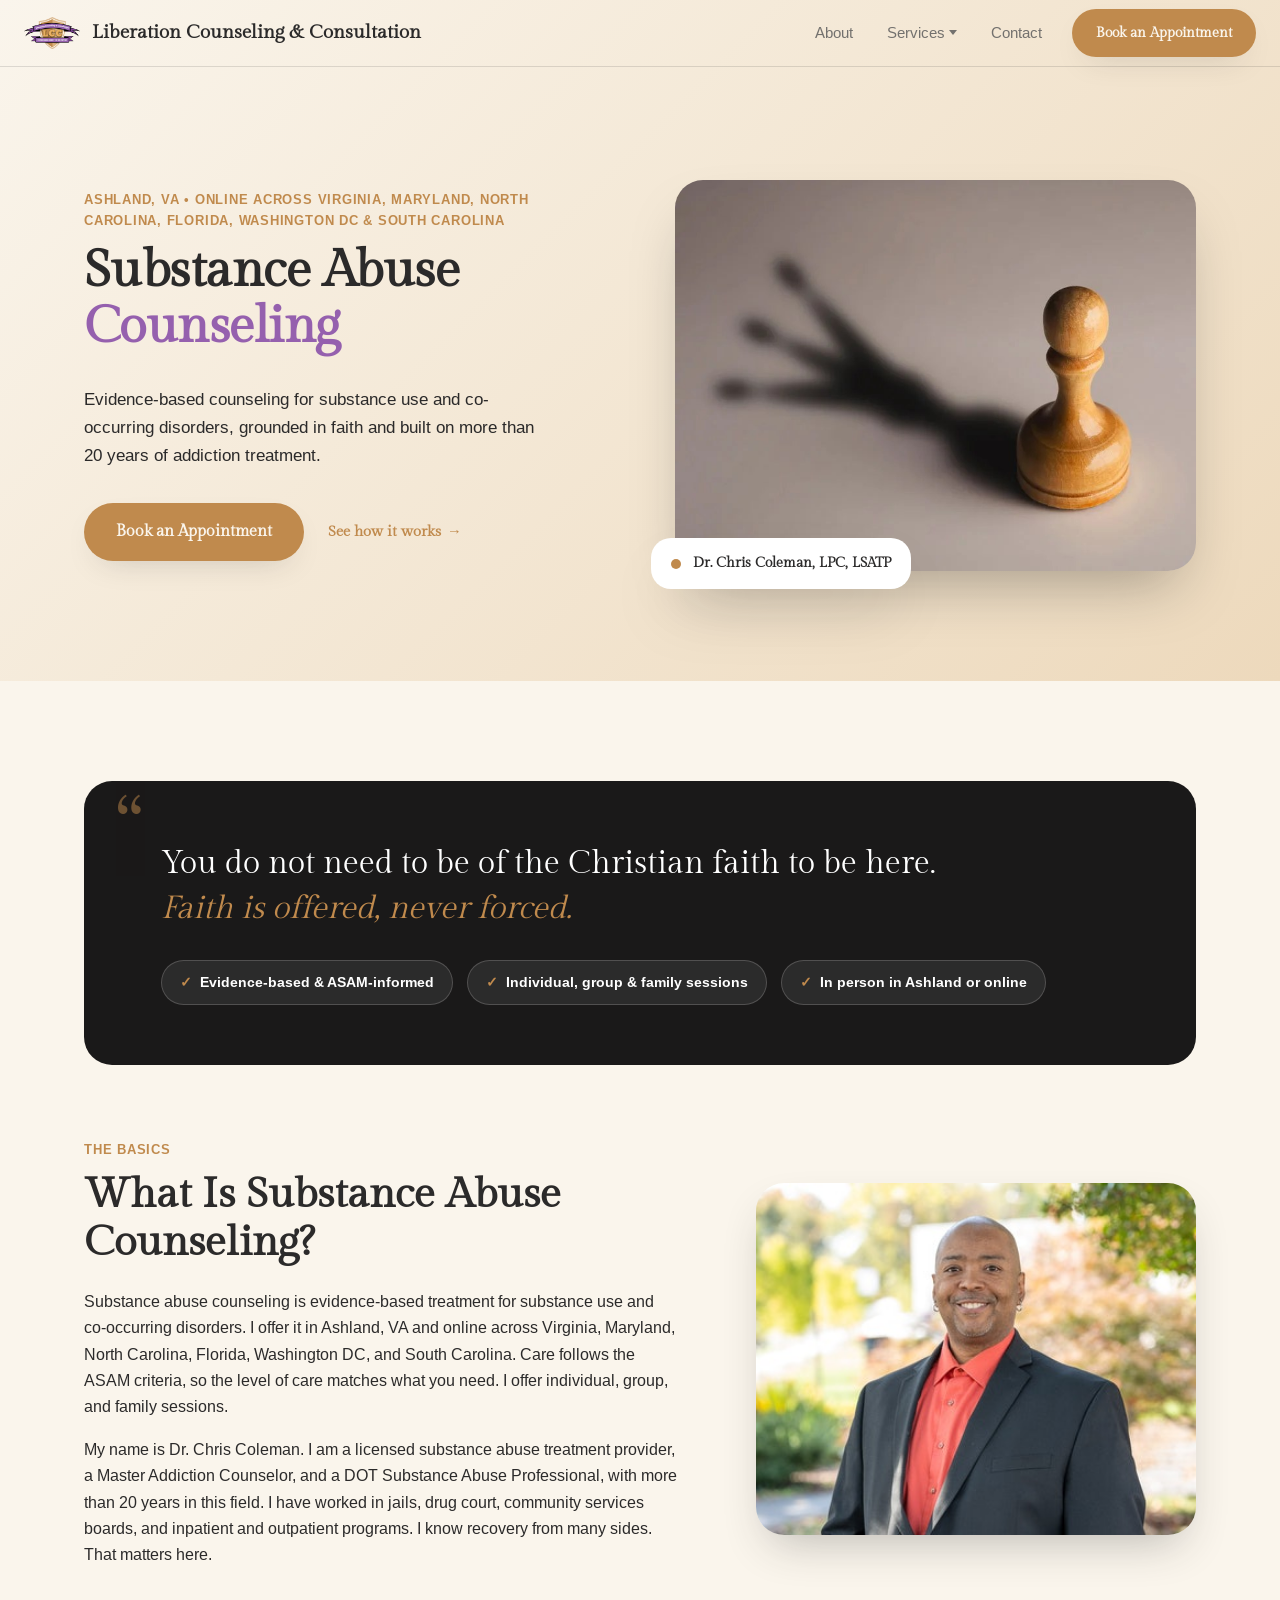
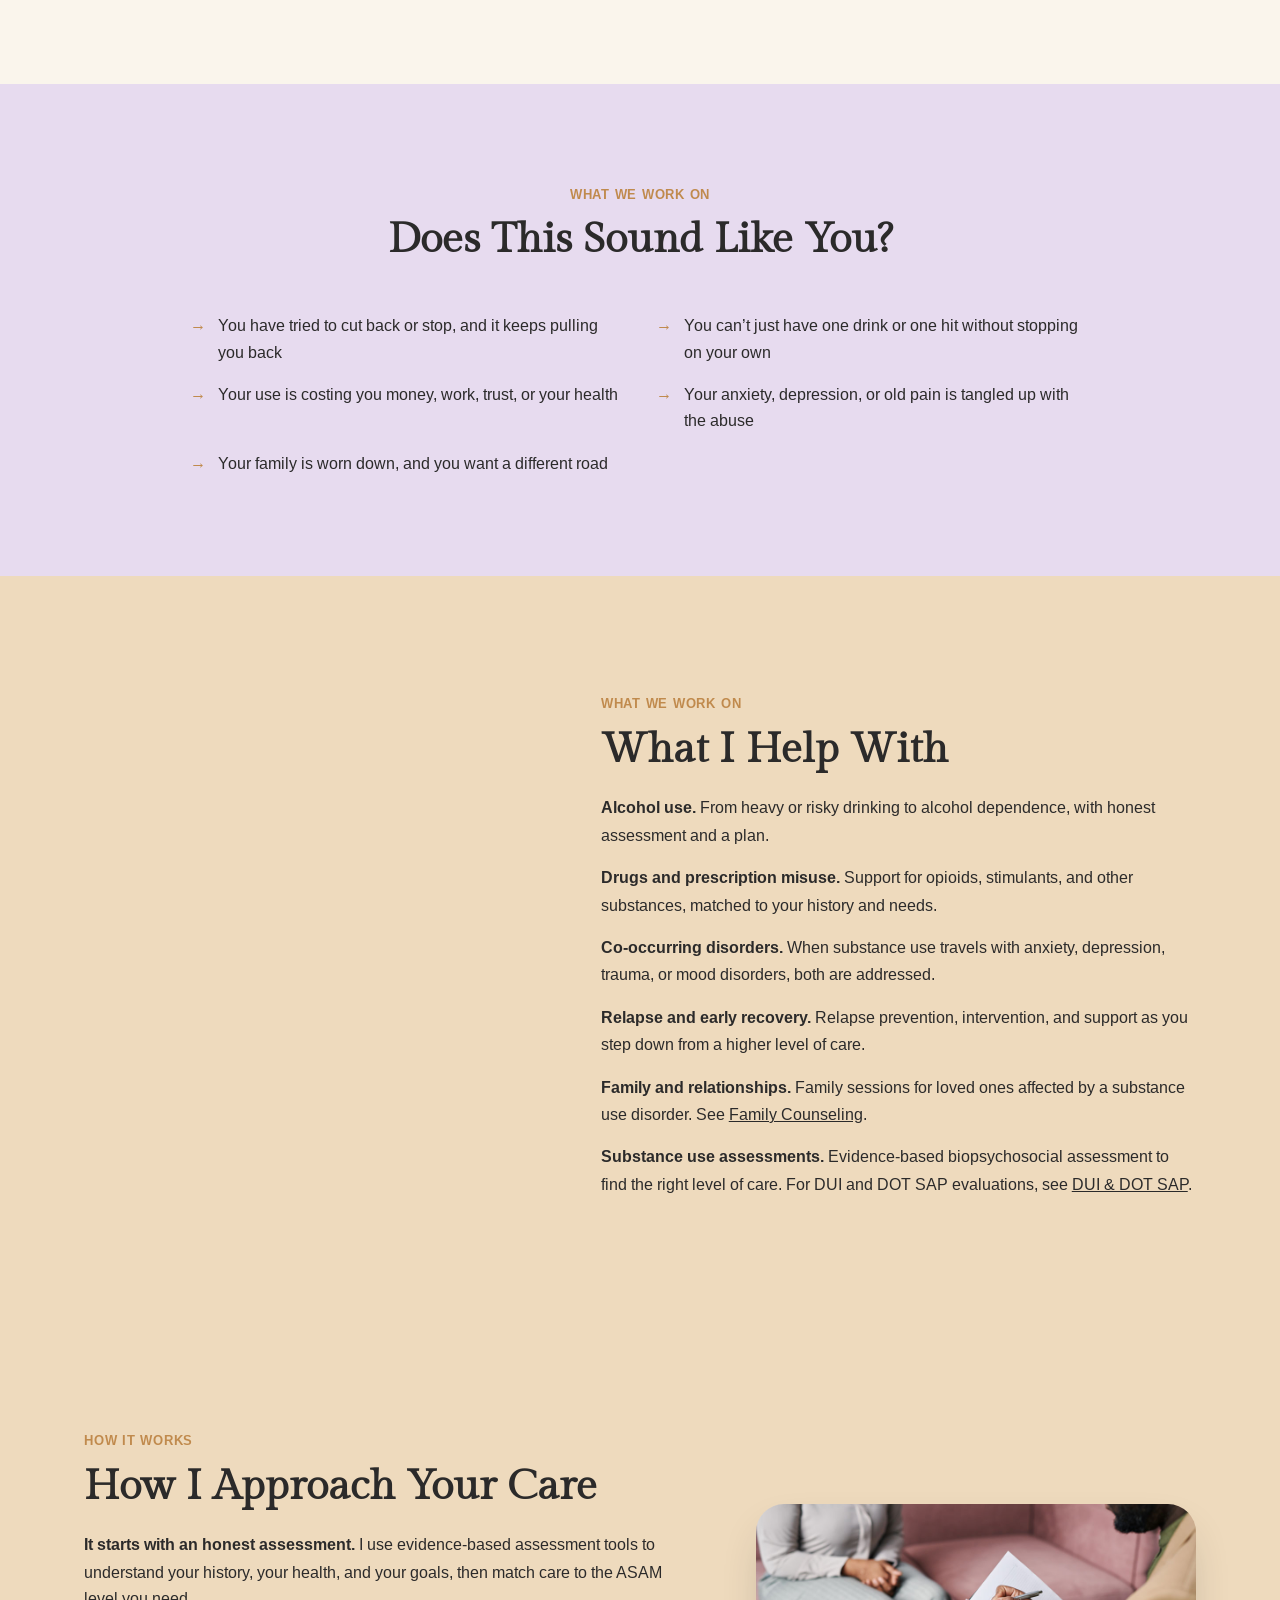
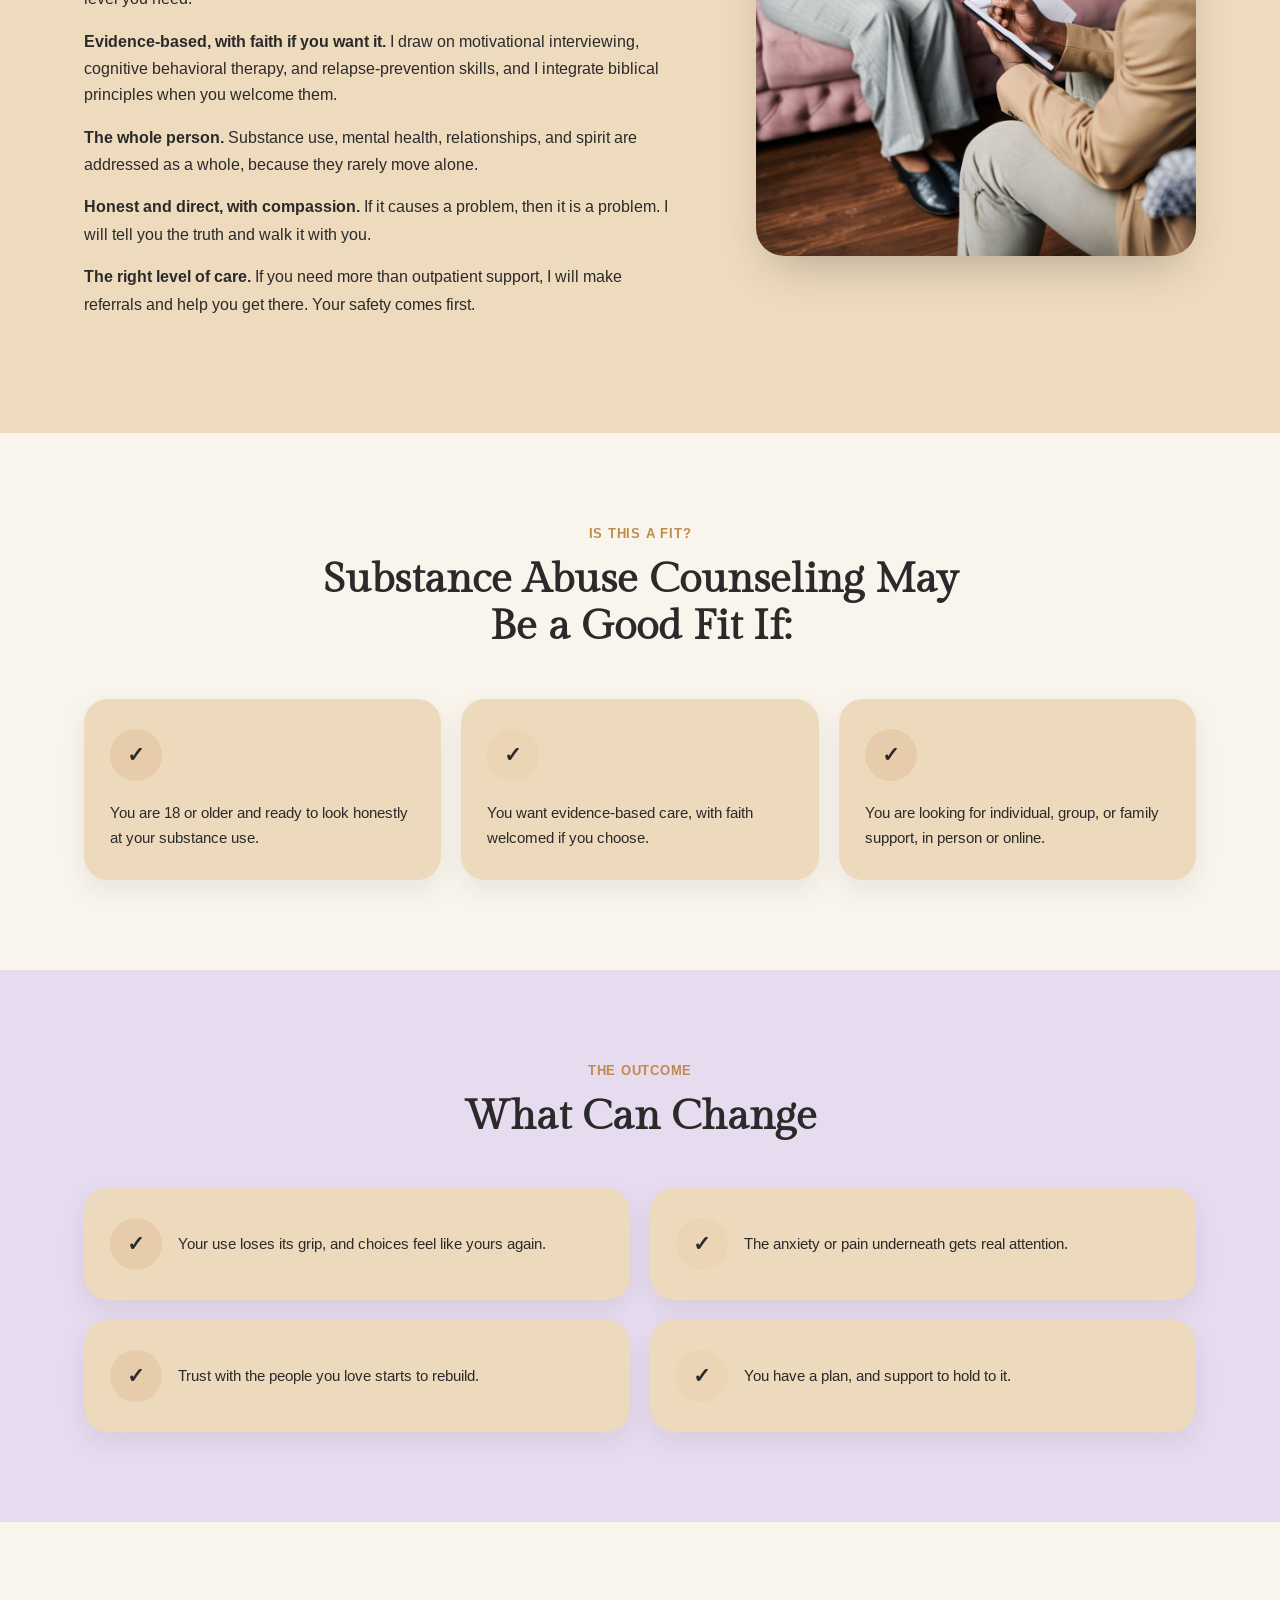
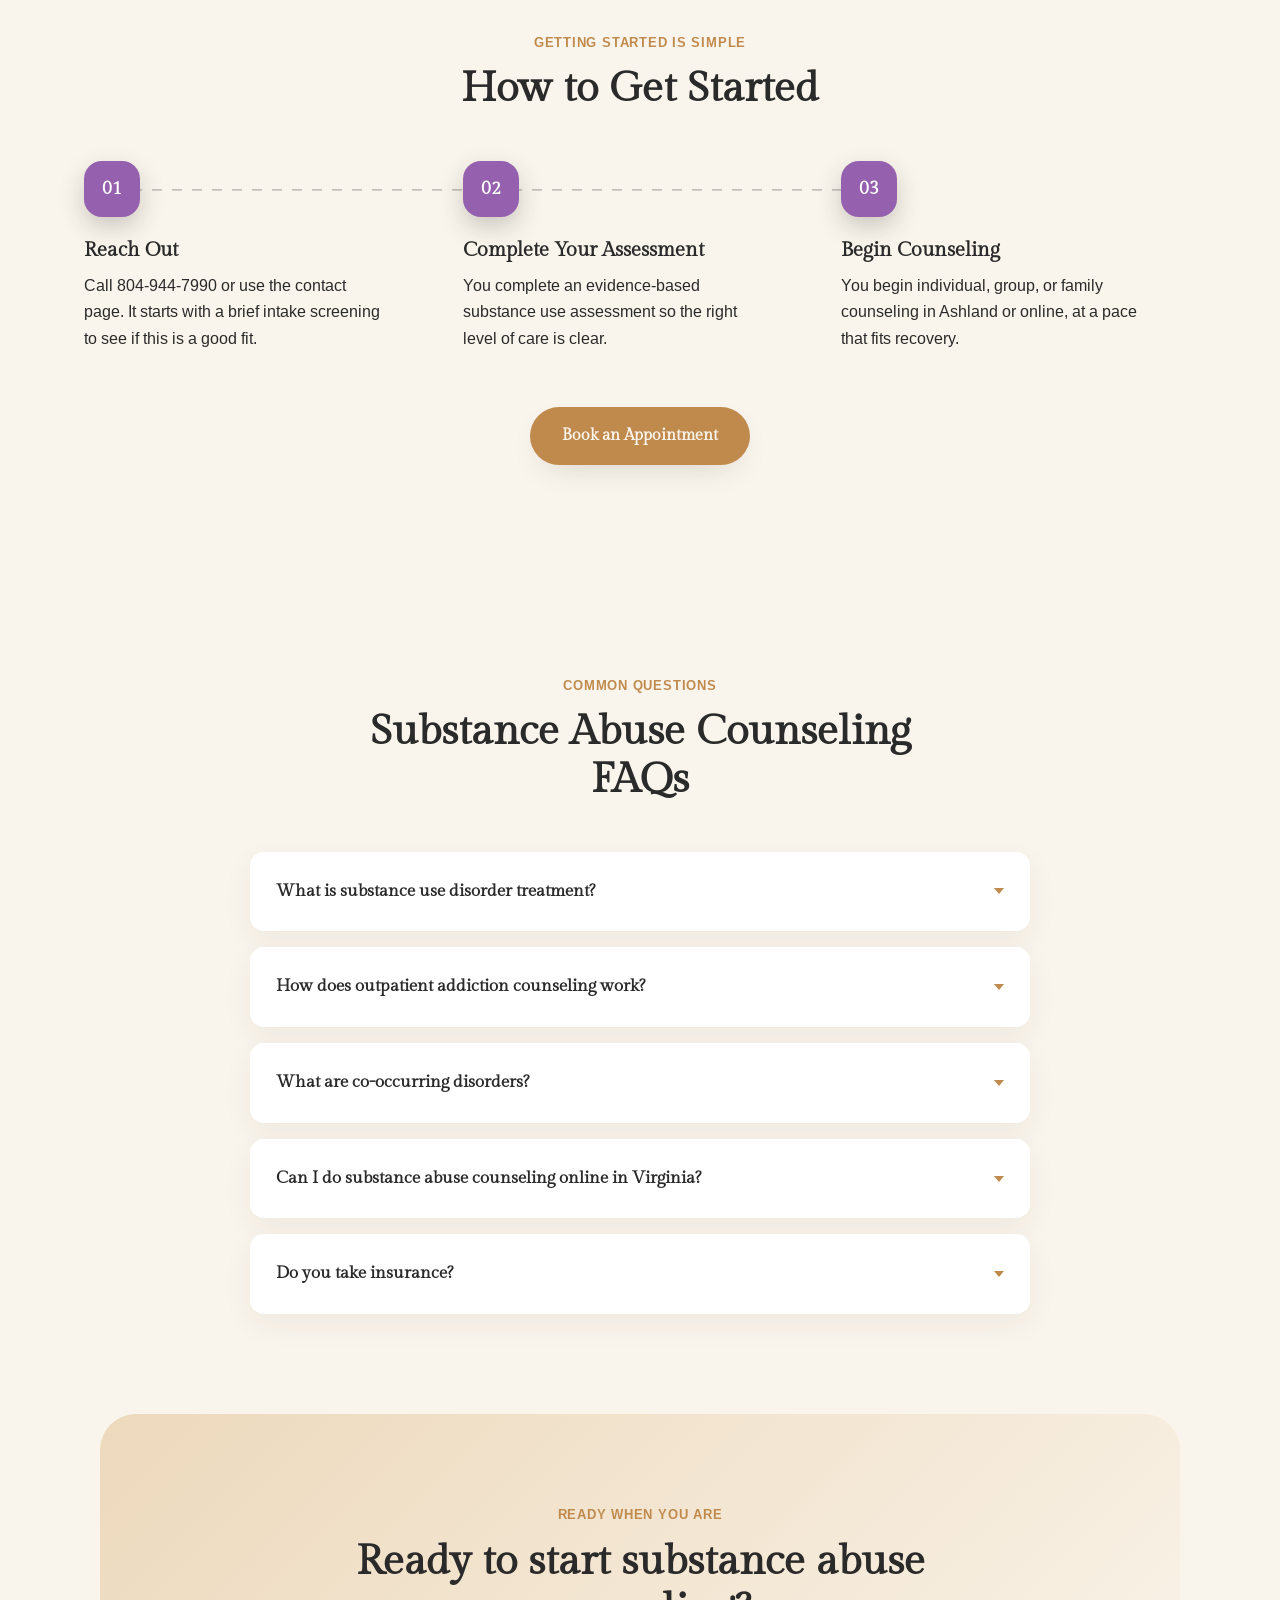
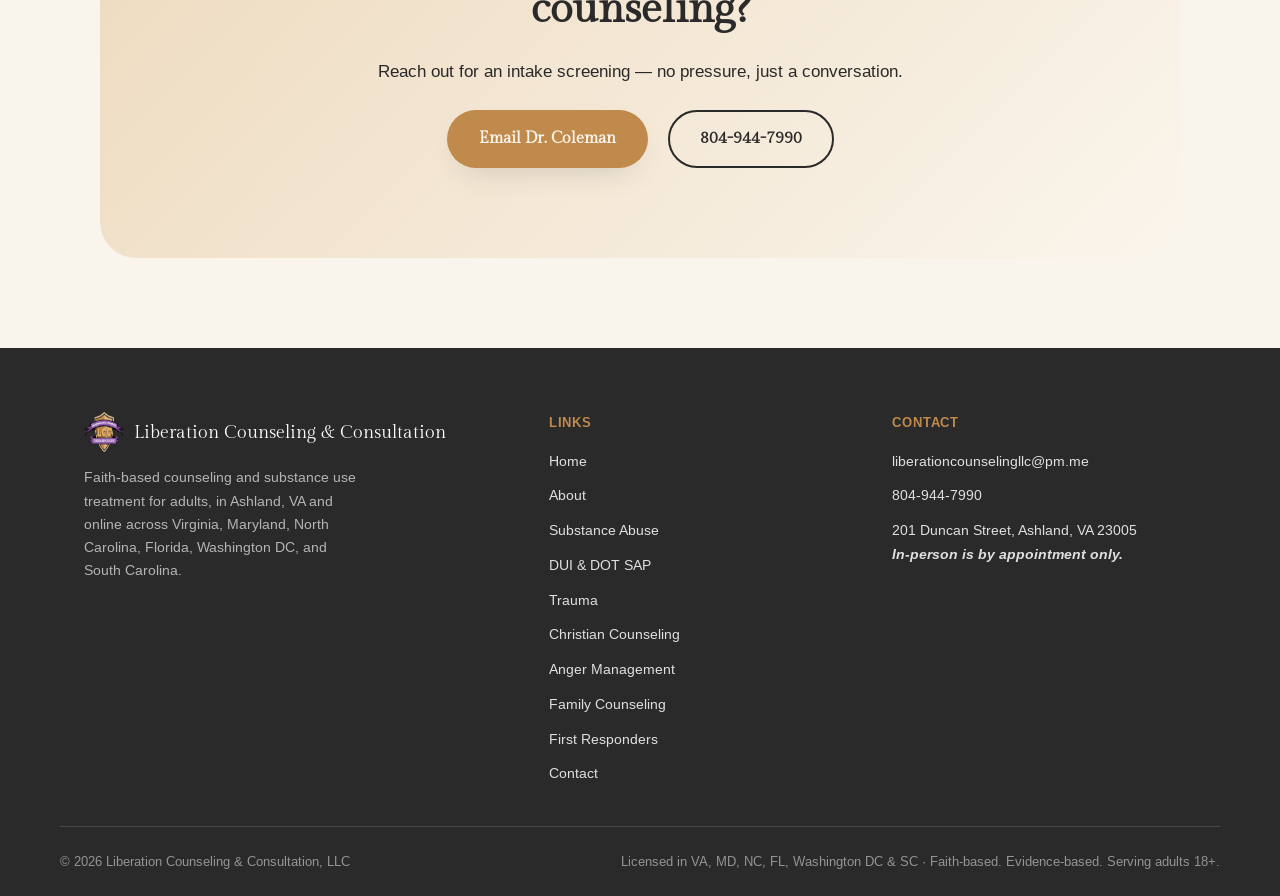
<file: substance-abuse.html>
<!doctype html>
<html lang="en">
<head>
<!-- Google tag (gtag.js) -->
<script async src="https://www.googletagmanager.com/gtag/js?id=G-52EL54VQRT"></script>
<script>
  window.dataLayer = window.dataLayer || [];
  function gtag(){dataLayer.push(arguments);}
  gtag('js', new Date());

  gtag('config', 'G-52EL54VQRT');
</script>
<meta charset="UTF-8" />
<meta name="viewport" content="width=device-width, initial-scale=1.0" />
<title>Substance Abuse Counseling in Ashland, VA &amp; Online | Liberation Counseling &amp; Consultation</title>
<meta name="description" content="Evidence-based counseling for substance use and co-occurring disorders in Ashland, VA and online across Virginia, with Dr. Chris Coleman, a licensed provider of 20+ years." />
<meta property="og:title" content="Substance Abuse Counseling | Liberation Counseling & Consultation" />
<meta property="og:description" content="Evidence-based counseling for substance use and co-occurring disorders, grounded in faith and 20+ years of addiction treatment." />
<meta property="og:type" content="website" />
<link rel="icon" href="images/liberation-logo-sm.png" />
<link rel="preconnect" href="https://fonts.googleapis.com" />
<link rel="preconnect" href="https://fonts.gstatic.com" crossorigin />
<link href="https://fonts.googleapis.com/css2?family=Gilda+Display&amp;family=Arimo:wght@400;500;600;700&amp;display=swap" rel="stylesheet" />
<link rel="stylesheet" href="styles.css" />
</head>
<body>

<a class="skip-link" href="#main">Skip to content</a>

<div class="site-header-wrap" id="headerWrap">
  <header class="site-header" id="top">
    <div class="header-inner">
      <a class="brand" href="index.html">
        <img src="images/liberation-logo-sm.png" alt="Liberation Counseling & Consultation" width="56" height="56" />
        <span>Liberation Counseling &amp; Consultation</span>
      </a>

      <button class="nav-toggle" id="navToggle" aria-expanded="false" aria-controls="primaryNav">
        <span></span><span></span><span></span>
        <span class="sr-only">Menu</span>
      </button>

      <nav class="primary-nav" id="primaryNav">
        <a href="about.html">About</a>
        <div class="nav-dropdown">
          <a href="index.html#services" aria-expanded="false">Services <span class="caret" aria-hidden="true"></span></a>
          <div class="dropdown-menu">
            <a href="substance-abuse.html">Substance Abuse Counseling</a>
            <a href="dui-dot-sap.html">DUI &amp; DOT SAP</a>
            <a href="trauma-therapy.html">Trauma Therapy</a>
            <a href="christian-counseling.html">Christian Counseling</a>
            <a href="anger-management.html">Anger Management</a>
            <a href="family-counseling.html">Family Counseling</a>
            <a href="first-responders.html">Military &amp; First Responders</a>
          </div>
        </div>
        <a href="contact.html">Contact</a>
        <a class="btn btn-primary btn-small" href="contact.html">Book an Appointment</a>
      </nav>
    </div>
  </header>
</div>

<main id="main">

  <section class="hero">
    <div class="blob blob-1"></div>
    <div class="blob blob-2"></div>
    <div class="blob blob-3"></div>
    <div class="blob blob-4"></div>
    <div class="blob blob-5"></div>
    <div class="wrap hero-inner">
      <div class="hero-copy reveal">
        <span class="eyebrow">Ashland, VA &bull; Online Across Virginia, Maryland, North Carolina, Florida, Washington DC &amp; South Carolina</span>
        <h1>Substance Abuse <span class="hl">Counseling</span></h1>
        <p class="lede">Evidence-based counseling for substance use and co-occurring disorders, grounded in faith and built on more than 20 years of addiction treatment.</p>
        <div class="hero-cta-row">
          <a class="btn btn-primary" href="contact.html">Book an Appointment</a>
          <a class="arrow-link" href="#process">See how it works <span class="arrow">&rarr;</span></a>
        </div>
      </div>
      <div class="hero-figure">
        <div class="card">
          <img src="images/substance-hero.jpg" alt="A wooden chess pawn casting a crown-shaped shadow" width="800" height="824" />
        </div>
        <div class="floating-chip">
          <span class="dot"></span>
          <span>Dr. Chris Coleman, LPC, LSATP</span>
        </div>
      </div>
    </div>
  </section>

  <section class="about about--cream">
    <div class="wrap quote-wrap">
      <div class="testimonial-card reveal">
        <span class="testimonial-mark" aria-hidden="true">&ldquo;</span>
        <p class="testimonial-text">You do not need to be of the Christian faith to be here. <em>Faith is offered, never forced.</em></p>
        <div class="check-pill-row">
          <span class="check-pill"><span class="check-pill-mark">&check;</span> Evidence-based &amp; ASAM-informed</span>
          <span class="check-pill"><span class="check-pill-mark">&check;</span> Individual, group &amp; family sessions</span>
          <span class="check-pill"><span class="check-pill-mark">&check;</span> In person in Ashland or online</span>
        </div>
      </div>
    </div>
    <div class="wrap about-grid about-grid--text-first">
      <div class="about-copy reveal">
        <span class="eyebrow">the basics</span>
        <h2>What Is Substance Abuse Counseling?</h2>
        <p>Substance abuse counseling is evidence-based treatment for substance use and co-occurring disorders. I offer it in Ashland, VA and online across Virginia, Maryland, North Carolina, Florida, Washington DC, and South Carolina. Care follows the ASAM criteria, so the level of care matches what you need. I offer individual, group, and family sessions.</p>
        <p>My name is Dr. Chris Coleman. I am a licensed substance abuse treatment provider, a Master Addiction Counselor, and a DOT Substance Abuse Professional, with more than 20 years in this field. I have worked in jails, drug court, community services boards, and inpatient and outpatient programs. I know recovery from many sides. That matters here.</p>
      </div>
      <div class="about-media reveal reveal-from-right">
        <img src="images/dr-chris-coleman.jpeg" alt="Dr. Chris Coleman" width="400" height="400" loading="lazy" style="object-position: top;" />
      </div>
    </div>
  </section>

  <section class="issues issues--tint">
    <div class="wrap">
      <div class="section-head center reveal">
        <span class="eyebrow eyebrow-center">what we work on</span>
        <h2>Does This Sound Like You?</h2>
      </div>
      <ul class="issue-list reveal">
        <li>You have tried to cut back or stop, and it keeps pulling you back</li>
        <li>You can&rsquo;t just have one drink or one hit without stopping on your own</li>
        <li>Your use is costing you money, work, trust, or your health</li>
        <li>Your anxiety, depression, or old pain is tangled up with the abuse</li>
        <li>Your family is worn down, and you want a different road</li>
      </ul>
    </div>
  </section>

  <section class="about about--solid about--tint2">
    <div class="wrap about-grid">
      <div class="about-media reveal reveal-from-left">
        <img src="images/substance-what-we-work-on.jpg" alt="A glass of whiskey with cigars on a table" width="1000" height="1254" loading="lazy" style="aspect-ratio: 4 / 5;" />
      </div>
      <div class="about-copy reveal">
        <span class="eyebrow">what we work on</span>
        <h2>What I Help With</h2>
        <p><strong>Alcohol use.</strong> From heavy or risky drinking to alcohol dependence, with honest assessment and a plan.</p>
        <p><strong>Drugs and prescription misuse.</strong> Support for opioids, stimulants, and other substances, matched to your history and needs.</p>
        <p><strong>Co-occurring disorders.</strong> When substance use travels with anxiety, depression, trauma, or mood disorders, both are addressed.</p>
        <p><strong>Relapse and early recovery.</strong> Relapse prevention, intervention, and support as you step down from a higher level of care.</p>
        <p><strong>Family and relationships.</strong> Family sessions for loved ones affected by a substance use disorder. See <a href="family-counseling.html">Family Counseling</a>.</p>
        <p><strong>Substance use assessments.</strong> Evidence-based biopsychosocial assessment to find the right level of care. For DUI and DOT SAP evaluations, see <a href="dui-dot-sap.html">DUI &amp; DOT SAP</a>.</p>
      </div>
    </div>
  </section>

  <section class="about about--tint2">
    <div class="wrap about-grid about-grid--text-first">
      <div class="about-copy reveal">
        <span class="eyebrow">how it works</span>
        <h2>How I Approach Your Care</h2>
        <p><strong>It starts with an honest assessment.</strong> I use evidence-based assessment tools to understand your history, your health, and your goals, then match care to the ASAM level you need.</p>
        <p><strong>Evidence-based, with faith if you want it.</strong> I draw on motivational interviewing, cognitive behavioral therapy, and relapse-prevention skills, and I integrate biblical principles when you welcome them.</p>
        <p><strong>The whole person.</strong> Substance use, mental health, relationships, and spirit are addressed as a whole, because they rarely move alone.</p>
        <p><strong>Honest and direct, with compassion.</strong> If it causes a problem, then it is a problem. I will tell you the truth and walk it with you.</p>
        <p><strong>The right level of care.</strong> If you need more than outpatient support, I will make referrals and help you get there. Your safety comes first.</p>
      </div>
      <div class="about-media reveal reveal-from-right">
        <img src="images/substance-how-it-works.jpg" alt="A counselor taking notes during a session with a client" width="1000" height="908" loading="lazy" />
      </div>
    </div>
  </section>

  <section class="benefits">
    <div class="wrap">
      <div class="section-head center reveal">
        <span class="eyebrow eyebrow-center">is this a fit?</span>
        <h2>Substance Abuse Counseling May Be a Good Fit If:</h2>
      </div>
      <div class="benefit-grid benefit-grid-3">
        <article class="benefit-card">
          <div class="icon-chip check-icon">&check;</div>
          <p>You are 18 or older and ready to look honestly at your substance use.</p>
        </article>
        <article class="benefit-card">
          <div class="icon-chip check-icon">&check;</div>
          <p>You want evidence-based care, with faith welcomed if you choose.</p>
        </article>
        <article class="benefit-card">
          <div class="icon-chip check-icon">&check;</div>
          <p>You are looking for individual, group, or family support, in person or online.</p>
        </article>
      </div>
    </div>
  </section>

  <section class="benefits benefits--tint">
    <div class="wrap">
      <div class="section-head center reveal">
        <span class="eyebrow eyebrow-center">the outcome</span>
        <h2>What Can Change</h2>
      </div>
      <div class="benefit-grid benefit-grid-2">
        <article class="benefit-card">
          <div class="icon-chip check-icon">&check;</div>
          <p>Your use loses its grip, and choices feel like yours again.</p>
        </article>
        <article class="benefit-card">
          <div class="icon-chip check-icon">&check;</div>
          <p>The anxiety or pain underneath gets real attention.</p>
        </article>
        <article class="benefit-card">
          <div class="icon-chip check-icon">&check;</div>
          <p>Trust with the people you love starts to rebuild.</p>
        </article>
        <article class="benefit-card">
          <div class="icon-chip check-icon">&check;</div>
          <p>You have a plan, and support to hold to it.</p>
        </article>
      </div>
    </div>
  </section>

  <section class="process" id="process">
    <div class="wrap">
      <div class="section-head center reveal">
        <span class="eyebrow eyebrow-center">Getting started is simple</span>
        <h2>How to Get Started</h2>
      </div>
      <ol class="process-grid reveal">
        <li class="process-card reveal">
          <span class="process-num">01</span>
          <h3>Reach Out</h3>
          <p>Call 804-944-7990 or use the contact page. It starts with a brief intake screening to see if this is a good fit.</p>
        </li>
        <li class="process-card reveal">
          <span class="process-num">02</span>
          <h3>Complete Your Assessment</h3>
          <p>You complete an evidence-based substance use assessment so the right level of care is clear.</p>
        </li>
        <li class="process-card reveal">
          <span class="process-num">03</span>
          <h3>Begin Counseling</h3>
          <p>You begin individual, group, or family counseling in Ashland or online, at a pace that fits recovery.</p>
        </li>
      </ol>
      <div class="process-cta reveal">
        <a class="btn btn-primary" href="contact.html">Book an Appointment</a>
      </div>
    </div>
  </section>

  <section class="faq">
    <div class="wrap">
      <div class="section-head center reveal">
        <span class="eyebrow eyebrow-center">Common questions</span>
        <h2>Substance Abuse Counseling FAQs</h2>
      </div>
      <div class="faq-list reveal">
        <details class="faq-item" name="faq">
          <summary>What is substance use disorder treatment?<span class="chevron"></span></summary>
          <p>Substance use disorder treatment is evidence-based care for problems with alcohol or drugs, often alongside mental health support. It can include individual counseling, group sessions, family work, and assessment for the right level of care.</p>
        </details>
        <details class="faq-item" name="faq">
          <summary>How does outpatient addiction counseling work?<span class="chevron"></span></summary>
          <p>Outpatient counseling lets you live at home while you attend regular sessions. I use the ASAM criteria to set how often sessions happen and adjust as your recovery changes.</p>
        </details>
        <details class="faq-item" name="faq">
          <summary>What are co-occurring disorders?<span class="chevron"></span></summary>
          <p>Co-occurring disorders are when a substance use disorder and a mental health condition, like anxiety, depression, or trauma, happen together. Treating both at once gives recovery a stronger footing.</p>
        </details>
        <details class="faq-item" name="faq">
          <summary>Can I do substance abuse counseling online in Virginia?<span class="chevron"></span></summary>
          <p>Yes. Substance abuse counseling is available in person in Ashland, VA and online across Virginia, Maryland, North Carolina, Florida, Washington DC, and South Carolina. Some services, like in-office drug screens, are in person only.</p>
        </details>
        <details class="faq-item" name="faq">
          <summary>Do you take insurance?<span class="chevron"></span></summary>
          <p>Yes. Insurance is accepted through Headway, including Aetna, Cigna, Anthem/BCBS, United Health/Optum, Carefirst, Carelon Behavioral Health, and some Kaiser plans, along with private pay.</p>
        </details>
      </div>
    </div>
  </section>

  <div class="wrap cta-band-wrap" id="contact">
    <div class="cta-band reveal">
      <div class="blob-f"></div>
      <div class="blob-f2"></div>
      <div class="blob-f3"></div>
      <div class="blob-f4"></div>
      <div class="blob-f5"></div>
      <div class="blob-f6"></div>
      <div class="blob-f7"></div>
      <div class="cta-band-inner">
        <span class="eyebrow eyebrow-center">Ready when you are</span>
        <h2>Ready to start substance abuse counseling?</h2>
        <p>Reach out for an intake screening &mdash; no pressure, just a conversation.</p>
        <div class="contact-links">
          <a class="btn btn-primary" href="mailto:liberationcounselingllc@pm.me">Email Dr. Coleman</a>
          <a class="btn btn-outline-light" href="tel:+18049447990">804-944-7990</a>
        </div>
      </div>
    </div>
  </div>

</main>

<footer class="site-footer">
  <div class="wrap footer-inner">
    <div>
      <div class="footer-brand">
        <img src="images/liberation-logo-sm.png" alt="Liberation Counseling & Consultation" width="40" height="40" />
        <span>Liberation Counseling &amp; Consultation</span>
      </div>
      <p class="footer-blurb">Faith-based counseling and substance use treatment for adults, in Ashland, VA and online across Virginia, Maryland, North Carolina, Florida, Washington DC, and South Carolina.</p>
    </div>

    <div class="footer-col">
      <span class="eyebrow">Links</span>
      <nav class="footer-nav" aria-label="Footer">
        <a href="index.html">Home</a>
        <a href="about.html">About</a>
        <a href="substance-abuse.html">Substance Abuse</a>
        <a href="dui-dot-sap.html">DUI &amp; DOT SAP</a>
        <a href="trauma-therapy.html">Trauma</a>
        <a href="christian-counseling.html">Christian Counseling</a>
        <a href="anger-management.html">Anger Management</a>
        <a href="family-counseling.html">Family Counseling</a>
        <a href="first-responders.html">First Responders</a>
        <a href="contact.html">Contact</a>
      </nav>
    </div>

    <div class="footer-col">
      <span class="eyebrow">Contact</span>
      <div class="footer-contact">
        <a href="mailto:liberationcounselingllc@pm.me">liberationcounselingllc@pm.me</a>
        <a href="tel:+18049447990">804-944-7990</a>
        <p>201 Duncan Street, Ashland, VA 23005<br /><strong><em>In-person is by appointment only.</em></strong></p>
      </div>
    </div>
  </div>
  <div class="wrap footer-bottom">
    <span>&copy; 2026 Liberation Counseling &amp; Consultation, LLC</span>
    <span>Licensed in VA, MD, NC, FL, Washington DC &amp; SC &middot; Faith-based. Evidence-based. Serving adults 18+.</span>
  </div>
</footer>

<script src="script.js"></script>
</body>
</html>
</file>
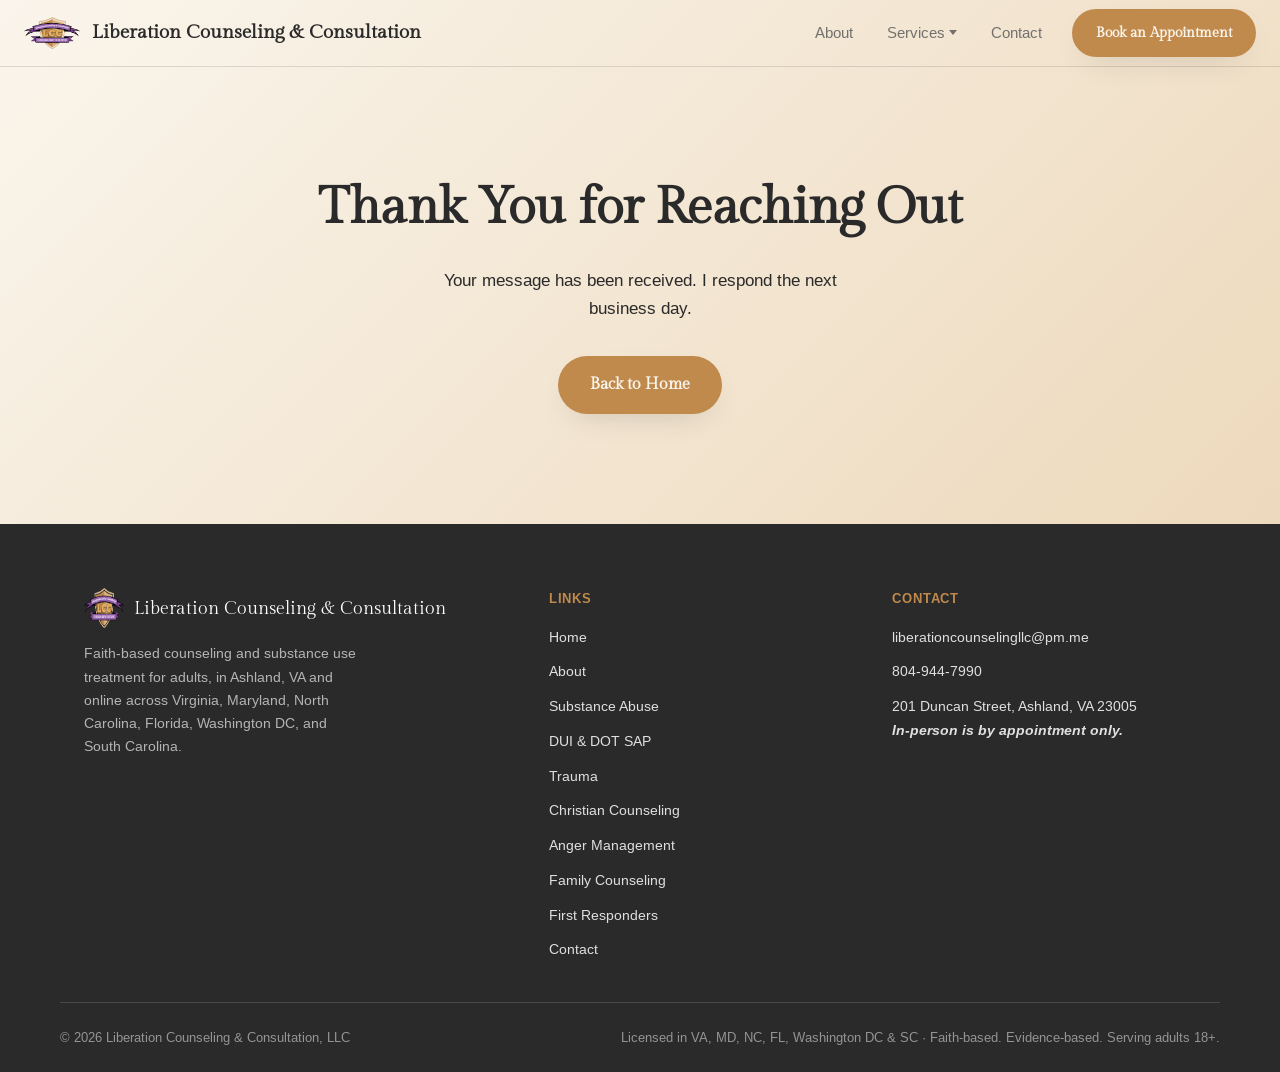
<file: thank-you.html>
<!doctype html>
<html lang="en">
<head>
<!-- Google tag (gtag.js) -->
<script async src="https://www.googletagmanager.com/gtag/js?id=G-52EL54VQRT"></script>
<script>
  window.dataLayer = window.dataLayer || [];
  function gtag(){dataLayer.push(arguments);}
  gtag('js', new Date());

  gtag('config', 'G-52EL54VQRT');
</script>
<meta charset="UTF-8" />
<meta name="viewport" content="width=device-width, initial-scale=1.0" />
<title>Thank You | Liberation Counseling &amp; Consultation</title>
<meta name="robots" content="noindex" />
<link rel="icon" href="images/liberation-logo-sm.png" />
<link rel="preconnect" href="https://fonts.googleapis.com" />
<link rel="preconnect" href="https://fonts.gstatic.com" crossorigin />
<link href="https://fonts.googleapis.com/css2?family=Gilda+Display&amp;family=Arimo:wght@400;500;600;700&amp;display=swap" rel="stylesheet" />
<link rel="stylesheet" href="styles.css" />
</head>
<body>

<a class="skip-link" href="#main">Skip to content</a>

<div class="site-header-wrap" id="headerWrap">
  <header class="site-header" id="top">
    <div class="header-inner">
      <a class="brand" href="index.html">
        <img src="images/liberation-logo-sm.png" alt="Liberation Counseling & Consultation" width="56" height="56" />
        <span>Liberation Counseling &amp; Consultation</span>
      </a>

      <button class="nav-toggle" id="navToggle" aria-expanded="false" aria-controls="primaryNav">
        <span></span><span></span><span></span>
        <span class="sr-only">Menu</span>
      </button>

      <nav class="primary-nav" id="primaryNav">
        <a href="about.html">About</a>
        <div class="nav-dropdown">
          <a href="index.html#services" aria-expanded="false">Services <span class="caret" aria-hidden="true"></span></a>
          <div class="dropdown-menu">
            <a href="substance-abuse.html">Substance Abuse Counseling</a>
            <a href="dui-dot-sap.html">DUI &amp; DOT SAP</a>
            <a href="trauma-therapy.html">Trauma Therapy</a>
            <a href="christian-counseling.html">Christian Counseling</a>
            <a href="anger-management.html">Anger Management</a>
            <a href="family-counseling.html">Family Counseling</a>
            <a href="first-responders.html">Military &amp; First Responders</a>
          </div>
        </div>
        <a href="contact.html">Contact</a>
        <a class="btn btn-primary btn-small" href="contact.html">Book an Appointment</a>
      </nav>
    </div>
  </header>
</div>

<main id="main">
  <section class="hero">
    <div class="blob blob-1"></div>
    <div class="blob blob-2"></div>
    <div class="blob blob-3"></div>
    <div class="blob blob-4"></div>
    <div class="blob blob-5"></div>
    <div class="wrap hero-inner hero-inner--centered">
      <div class="hero-copy reveal">
        <h1>Thank You for Reaching Out</h1>
        <p class="lede">Your message has been received. I respond the next business day.</p>
        <div class="hero-cta-row">
          <a class="btn btn-primary" href="index.html">Back to Home</a>
        </div>
      </div>
    </div>
  </section>
</main>

<footer class="site-footer">
  <div class="wrap footer-inner">
    <div>
      <div class="footer-brand">
        <img src="images/liberation-logo-sm.png" alt="Liberation Counseling & Consultation" width="40" height="40" />
        <span>Liberation Counseling &amp; Consultation</span>
      </div>
      <p class="footer-blurb">Faith-based counseling and substance use treatment for adults, in Ashland, VA and online across Virginia, Maryland, North Carolina, Florida, Washington DC, and South Carolina.</p>
    </div>

    <div class="footer-col">
      <span class="eyebrow">Links</span>
      <nav class="footer-nav" aria-label="Footer">
        <a href="index.html">Home</a>
        <a href="about.html">About</a>
        <a href="substance-abuse.html">Substance Abuse</a>
        <a href="dui-dot-sap.html">DUI &amp; DOT SAP</a>
        <a href="trauma-therapy.html">Trauma</a>
        <a href="christian-counseling.html">Christian Counseling</a>
        <a href="anger-management.html">Anger Management</a>
        <a href="family-counseling.html">Family Counseling</a>
        <a href="first-responders.html">First Responders</a>
        <a href="contact.html">Contact</a>
      </nav>
    </div>

    <div class="footer-col">
      <span class="eyebrow">Contact</span>
      <div class="footer-contact">
        <a href="mailto:liberationcounselingllc@pm.me">liberationcounselingllc@pm.me</a>
        <a href="tel:+18049447990">804-944-7990</a>
        <p>201 Duncan Street, Ashland, VA 23005<br /><strong><em>In-person is by appointment only.</em></strong></p>
      </div>
    </div>
  </div>
  <div class="wrap footer-bottom">
    <span>&copy; 2026 Liberation Counseling &amp; Consultation, LLC</span>
    <span>Licensed in VA, MD, NC, FL, Washington DC &amp; SC &middot; Faith-based. Evidence-based. Serving adults 18+.</span>
  </div>
</footer>

<script src="script.js"></script>
</body>
</html>
</file>
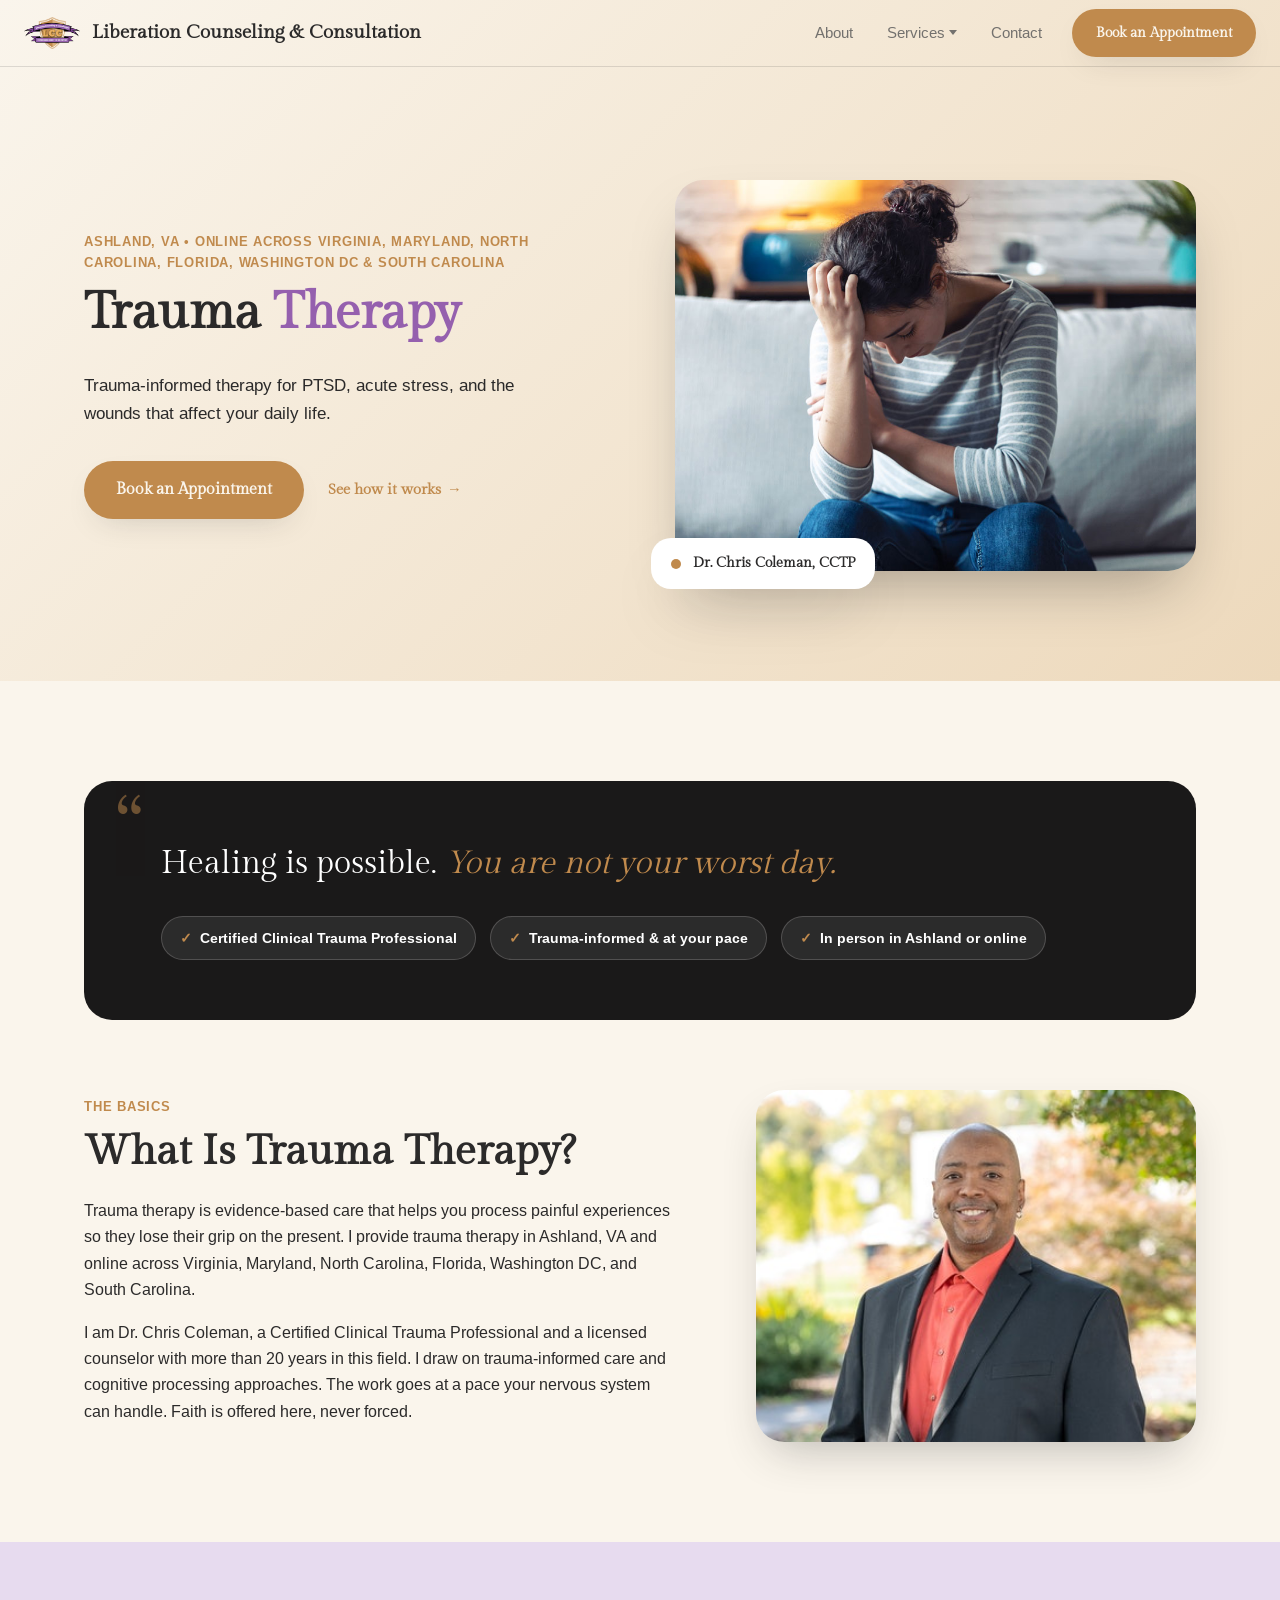
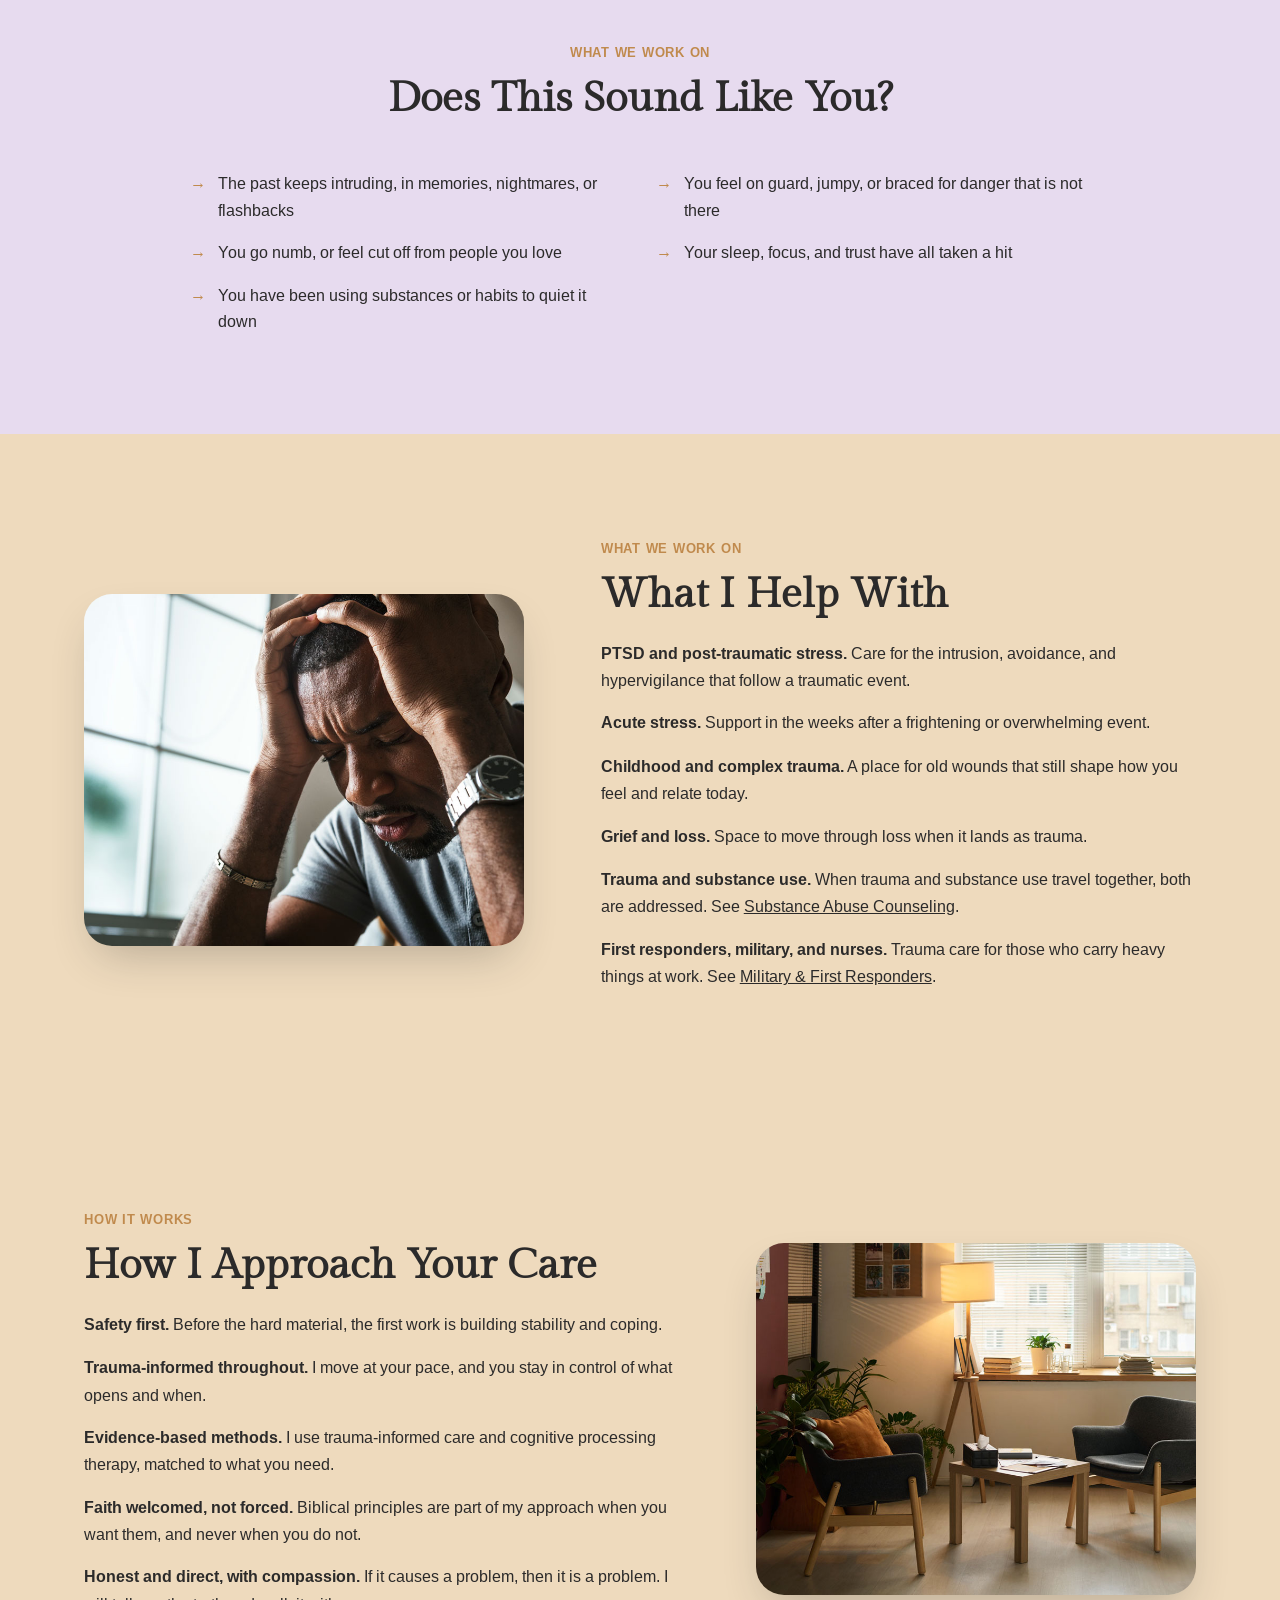
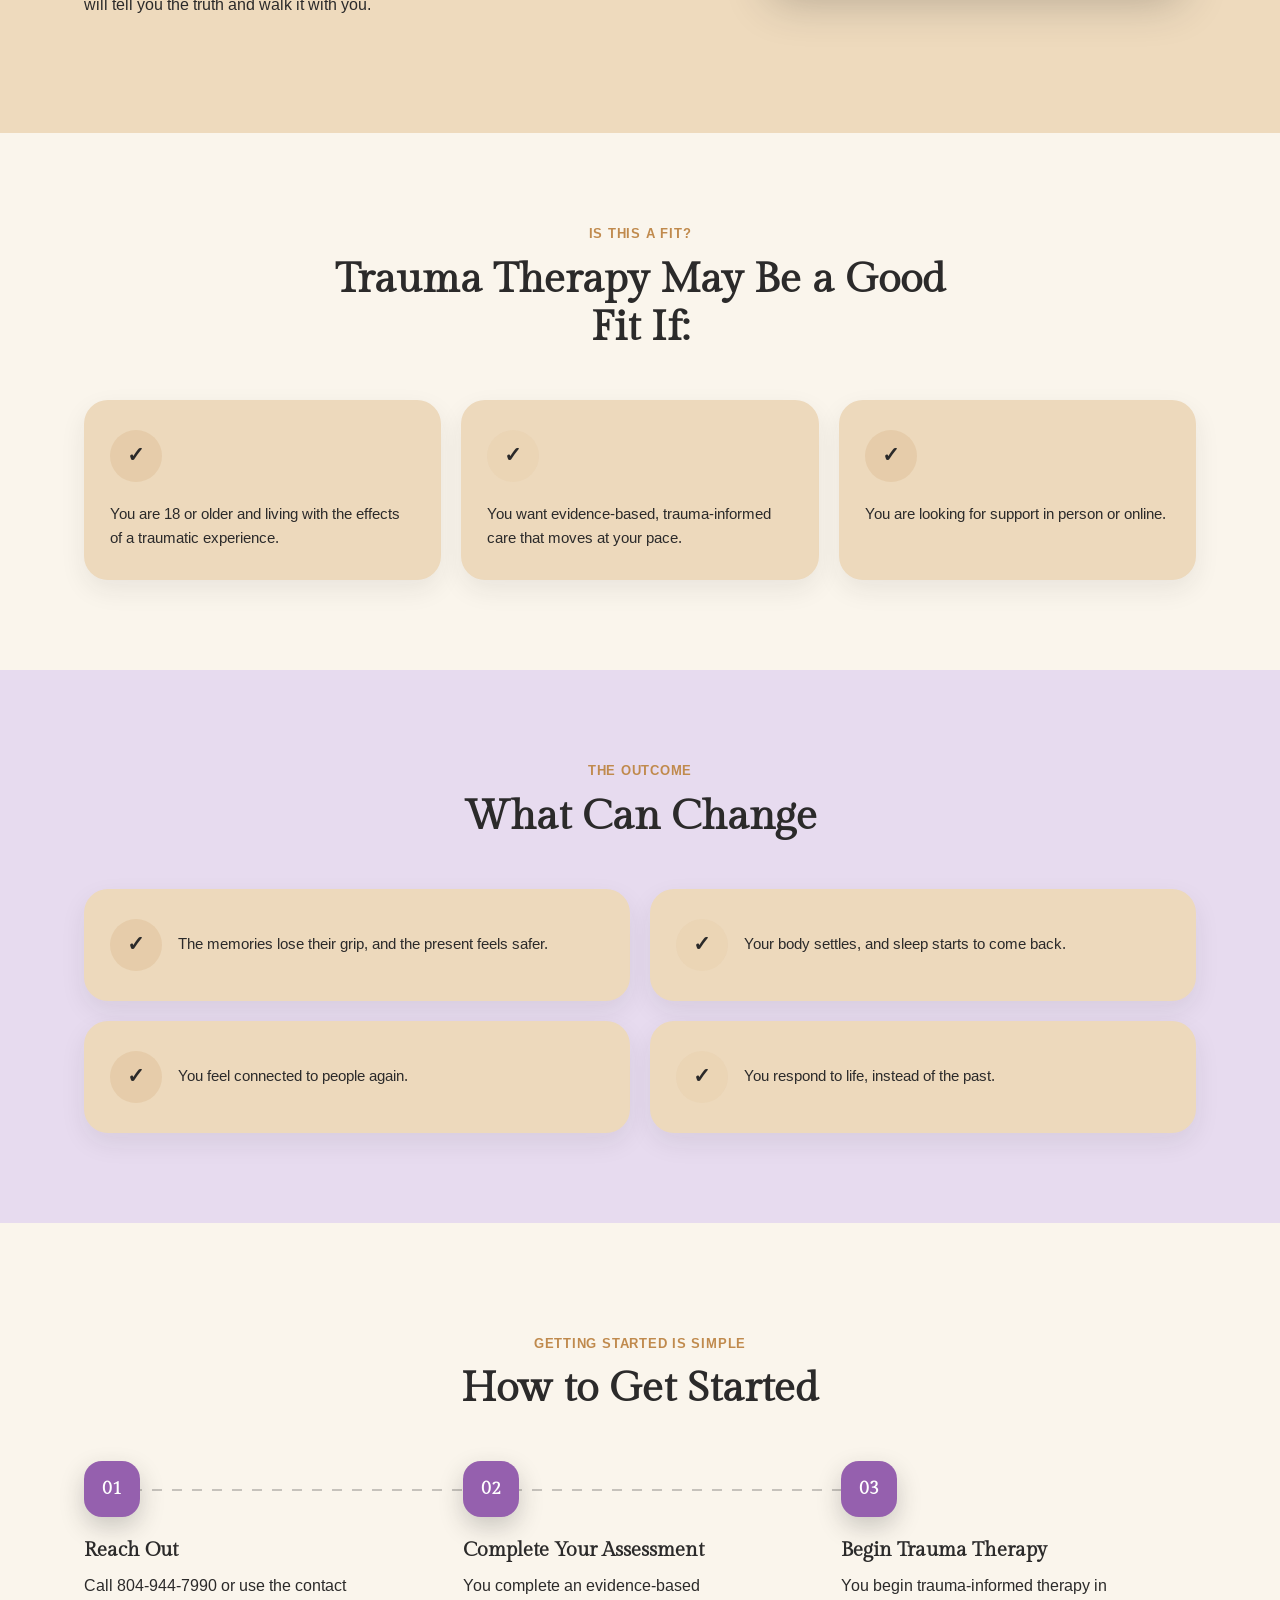
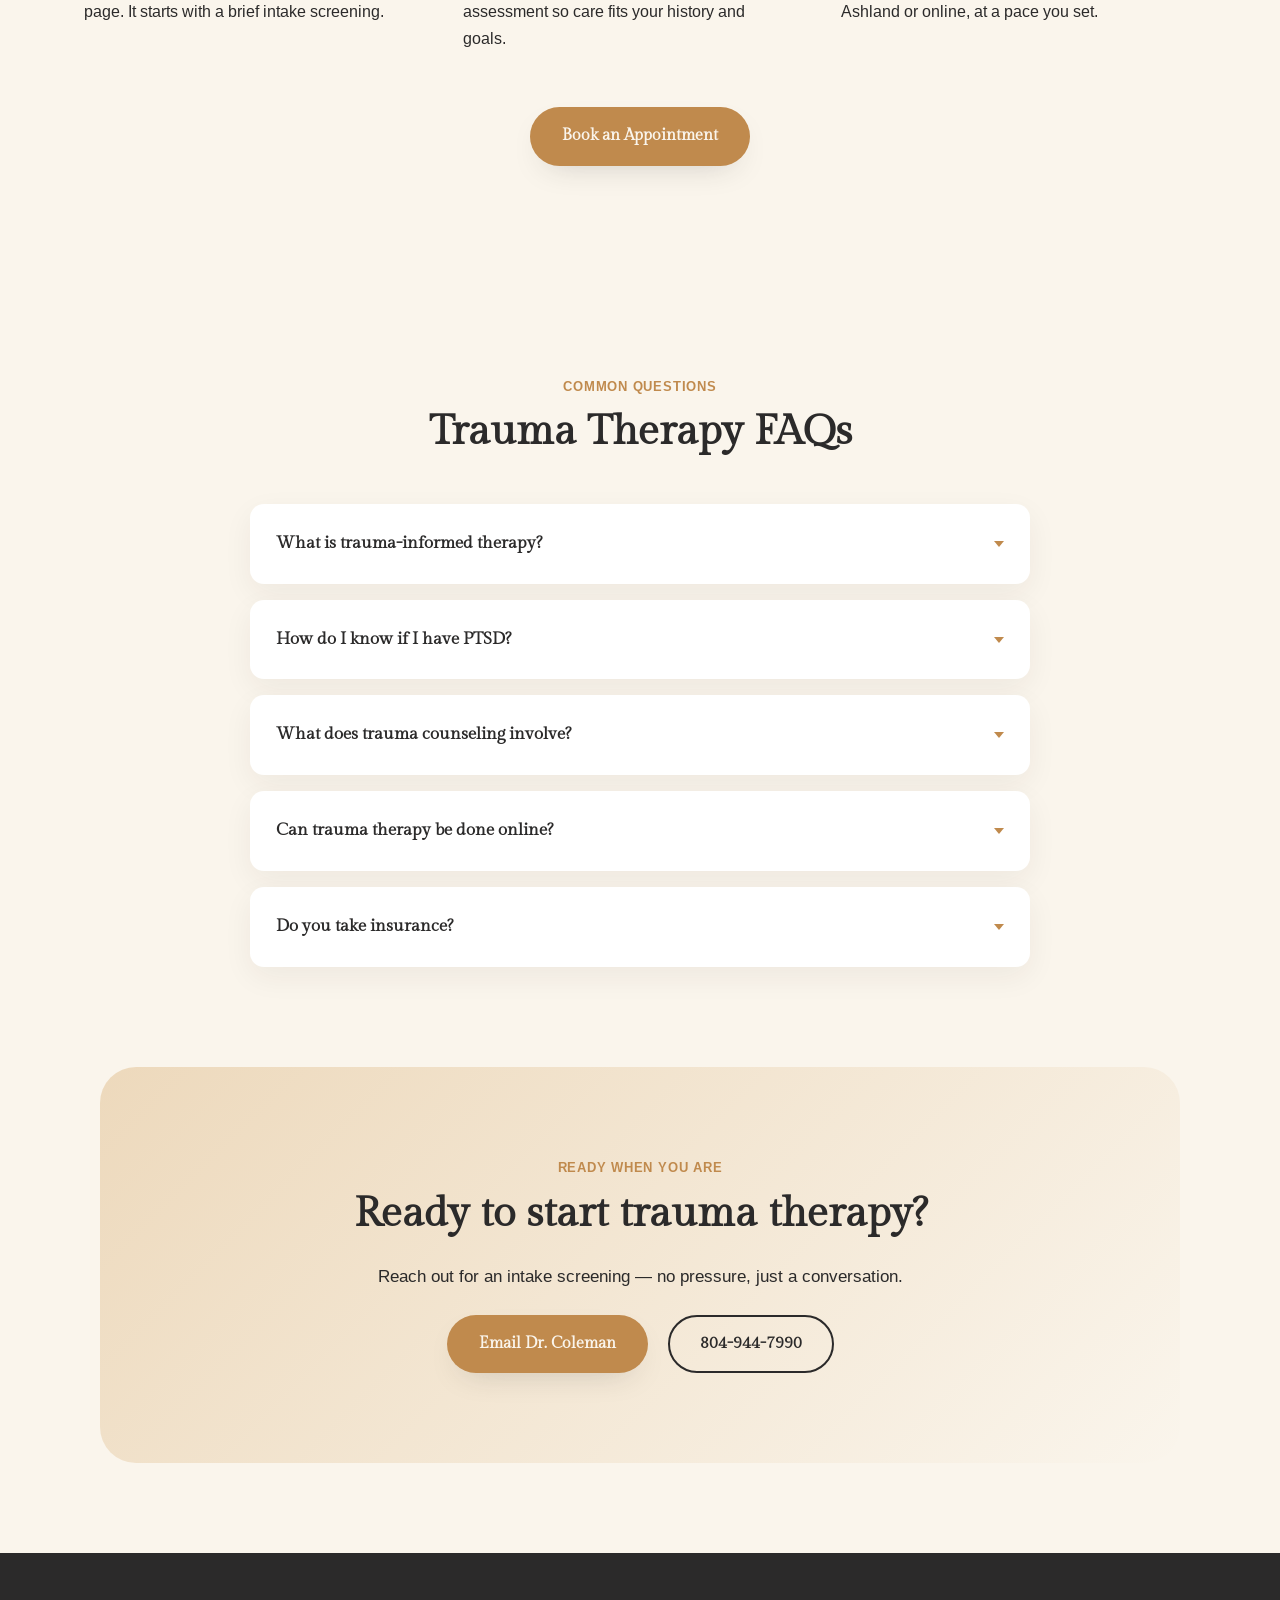
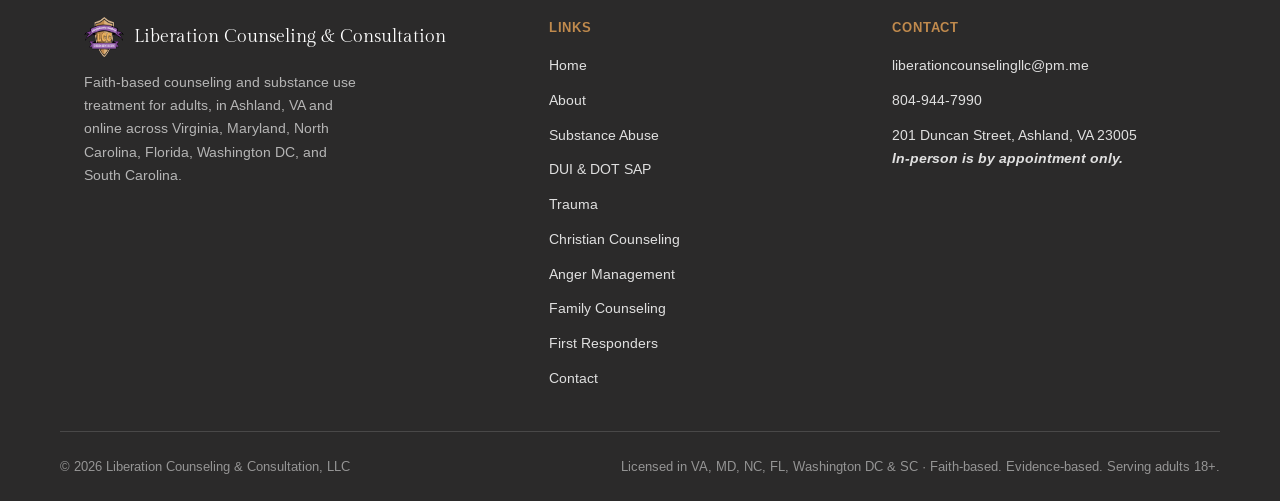
<file: trauma-therapy.html>
<!doctype html>
<html lang="en">
<head>
<!-- Google tag (gtag.js) -->
<script async src="https://www.googletagmanager.com/gtag/js?id=G-52EL54VQRT"></script>
<script>
  window.dataLayer = window.dataLayer || [];
  function gtag(){dataLayer.push(arguments);}
  gtag('js', new Date());

  gtag('config', 'G-52EL54VQRT');
</script>
<meta charset="UTF-8" />
<meta name="viewport" content="width=device-width, initial-scale=1.0" />
<title>Trauma Therapy in Ashland, VA &amp; Online | Liberation Counseling &amp; Consultation</title>
<meta name="description" content="Trauma-informed therapy for PTSD, acute stress, and the wounds that affect your daily life, in Ashland, VA and online across Virginia, with Dr. Chris Coleman, CCTP." />
<meta property="og:title" content="Trauma Therapy | Liberation Counseling & Consultation" />
<meta property="og:description" content="Trauma-informed therapy for PTSD, acute stress, and the wounds that affect your daily life." />
<meta property="og:type" content="website" />
<link rel="icon" href="images/liberation-logo-sm.png" />
<link rel="preconnect" href="https://fonts.googleapis.com" />
<link rel="preconnect" href="https://fonts.gstatic.com" crossorigin />
<link href="https://fonts.googleapis.com/css2?family=Gilda+Display&amp;family=Arimo:wght@400;500;600;700&amp;display=swap" rel="stylesheet" />
<link rel="stylesheet" href="styles.css" />
</head>
<body>

<a class="skip-link" href="#main">Skip to content</a>

<div class="site-header-wrap" id="headerWrap">
  <header class="site-header" id="top">
    <div class="header-inner">
      <a class="brand" href="index.html">
        <img src="images/liberation-logo-sm.png" alt="Liberation Counseling & Consultation" width="56" height="56" />
        <span>Liberation Counseling &amp; Consultation</span>
      </a>

      <button class="nav-toggle" id="navToggle" aria-expanded="false" aria-controls="primaryNav">
        <span></span><span></span><span></span>
        <span class="sr-only">Menu</span>
      </button>

      <nav class="primary-nav" id="primaryNav">
        <a href="about.html">About</a>
        <div class="nav-dropdown">
          <a href="index.html#services" aria-expanded="false">Services <span class="caret" aria-hidden="true"></span></a>
          <div class="dropdown-menu">
            <a href="substance-abuse.html">Substance Abuse Counseling</a>
            <a href="dui-dot-sap.html">DUI &amp; DOT SAP</a>
            <a href="trauma-therapy.html">Trauma Therapy</a>
            <a href="christian-counseling.html">Christian Counseling</a>
            <a href="anger-management.html">Anger Management</a>
            <a href="family-counseling.html">Family Counseling</a>
            <a href="first-responders.html">Military &amp; First Responders</a>
          </div>
        </div>
        <a href="contact.html">Contact</a>
        <a class="btn btn-primary btn-small" href="contact.html">Book an Appointment</a>
      </nav>
    </div>
  </header>
</div>

<main id="main">

  <section class="hero">
    <div class="blob blob-1"></div>
    <div class="blob blob-2"></div>
    <div class="blob blob-3"></div>
    <div class="blob blob-4"></div>
    <div class="blob blob-5"></div>
    <div class="wrap hero-inner">
      <div class="hero-copy reveal">
        <span class="eyebrow">Ashland, VA &bull; Online Across Virginia, Maryland, North Carolina, Florida, Washington DC &amp; South Carolina</span>
        <h1>Trauma <span class="hl">Therapy</span></h1>
        <p class="lede">Trauma-informed therapy for PTSD, acute stress, and the wounds that affect your daily life.</p>
        <div class="hero-cta-row">
          <a class="btn btn-primary" href="contact.html">Book an Appointment</a>
          <a class="arrow-link" href="#process">See how it works <span class="arrow">&rarr;</span></a>
        </div>
      </div>
      <div class="hero-figure">
        <div class="card">
          <img src="images/trauma-hero.jpg" alt="A woman sitting with her head resting on her arm" width="1000" height="667" />
        </div>
        <div class="floating-chip">
          <span class="dot"></span>
          <span>Dr. Chris Coleman, CCTP</span>
        </div>
      </div>
    </div>
  </section>

  <section class="about about--cream">
    <div class="wrap quote-wrap">
      <div class="testimonial-card reveal">
        <span class="testimonial-mark" aria-hidden="true">&ldquo;</span>
        <p class="testimonial-text">Healing is possible. <em>You are not your worst day.</em></p>
        <div class="check-pill-row">
          <span class="check-pill"><span class="check-pill-mark">&check;</span> Certified Clinical Trauma Professional</span>
          <span class="check-pill"><span class="check-pill-mark">&check;</span> Trauma-informed &amp; at your pace</span>
          <span class="check-pill"><span class="check-pill-mark">&check;</span> In person in Ashland or online</span>
        </div>
      </div>
    </div>
    <div class="wrap about-grid about-grid--text-first">
      <div class="about-copy reveal">
        <span class="eyebrow">the basics</span>
        <h2>What Is Trauma Therapy?</h2>
        <p>Trauma therapy is evidence-based care that helps you process painful experiences so they lose their grip on the present. I provide trauma therapy in Ashland, VA and online across Virginia, Maryland, North Carolina, Florida, Washington DC, and South Carolina.</p>
        <p>I am Dr. Chris Coleman, a Certified Clinical Trauma Professional and a licensed counselor with more than 20 years in this field. I draw on trauma-informed care and cognitive processing approaches. The work goes at a pace your nervous system can handle. Faith is offered here, never forced.</p>
      </div>
      <div class="about-media reveal reveal-from-right">
        <img src="images/dr-chris-coleman.jpeg" alt="Dr. Chris Coleman" width="400" height="400" loading="lazy" style="object-position: top;" />
      </div>
    </div>
  </section>

  <section class="issues issues--tint">
    <div class="wrap">
      <div class="section-head center reveal">
        <span class="eyebrow eyebrow-center">what we work on</span>
        <h2>Does This Sound Like You?</h2>
      </div>
      <ul class="issue-list reveal">
        <li>The past keeps intruding, in memories, nightmares, or flashbacks</li>
        <li>You feel on guard, jumpy, or braced for danger that is not there</li>
        <li>You go numb, or feel cut off from people you love</li>
        <li>Your sleep, focus, and trust have all taken a hit</li>
        <li>You have been using substances or habits to quiet it down</li>
      </ul>
    </div>
  </section>

  <section class="about about--solid about--tint2">
    <div class="wrap about-grid">
      <div class="about-media reveal reveal-from-left">
        <img src="images/trauma-what-we-work-on.jpg" alt="A man holding his head, visibly distressed" width="1000" height="667" loading="lazy" />
      </div>
      <div class="about-copy reveal">
        <span class="eyebrow">what we work on</span>
        <h2>What I Help With</h2>
        <p><strong>PTSD and post-traumatic stress.</strong> Care for the intrusion, avoidance, and hypervigilance that follow a traumatic event.</p>
        <p><strong>Acute stress.</strong> Support in the weeks after a frightening or overwhelming event.</p>
        <p><strong>Childhood and complex trauma.</strong> A place for old wounds that still shape how you feel and relate today.</p>
        <p><strong>Grief and loss.</strong> Space to move through loss when it lands as trauma.</p>
        <p><strong>Trauma and substance use.</strong> When trauma and substance use travel together, both are addressed. See <a href="substance-abuse.html">Substance Abuse Counseling</a>.</p>
        <p><strong>First responders, military, and nurses.</strong> Trauma care for those who carry heavy things at work. See <a href="first-responders.html">Military &amp; First Responders</a>.</p>
      </div>
    </div>
  </section>

  <section class="about about--tint2">
    <div class="wrap about-grid about-grid--text-first">
      <div class="about-copy reveal">
        <span class="eyebrow">how it works</span>
        <h2>How I Approach Your Care</h2>
        <p><strong>Safety first.</strong> Before the hard material, the first work is building stability and coping.</p>
        <p><strong>Trauma-informed throughout.</strong> I move at your pace, and you stay in control of what opens and when.</p>
        <p><strong>Evidence-based methods.</strong> I use trauma-informed care and cognitive processing therapy, matched to what you need.</p>
        <p><strong>Faith welcomed, not forced.</strong> Biblical principles are part of my approach when you want them, and never when you do not.</p>
        <p><strong>Honest and direct, with compassion.</strong> If it causes a problem, then it is a problem. I will tell you the truth and walk it with you.</p>
      </div>
      <div class="about-media reveal reveal-from-right">
        <img src="images/trauma-how-it-works.jpg" alt="A calm counseling office with two chairs" width="1000" height="667" loading="lazy" />
      </div>
    </div>
  </section>

  <section class="benefits">
    <div class="wrap">
      <div class="section-head center reveal">
        <span class="eyebrow eyebrow-center">is this a fit?</span>
        <h2>Trauma Therapy May Be a Good Fit If:</h2>
      </div>
      <div class="benefit-grid benefit-grid-3">
        <article class="benefit-card">
          <div class="icon-chip check-icon">&check;</div>
          <p>You are 18 or older and living with the effects of a traumatic experience.</p>
        </article>
        <article class="benefit-card">
          <div class="icon-chip check-icon">&check;</div>
          <p>You want evidence-based, trauma-informed care that moves at your pace.</p>
        </article>
        <article class="benefit-card">
          <div class="icon-chip check-icon">&check;</div>
          <p>You are looking for support in person or online.</p>
        </article>
      </div>
    </div>
  </section>

  <section class="benefits benefits--tint">
    <div class="wrap">
      <div class="section-head center reveal">
        <span class="eyebrow eyebrow-center">the outcome</span>
        <h2>What Can Change</h2>
      </div>
      <div class="benefit-grid benefit-grid-2">
        <article class="benefit-card">
          <div class="icon-chip check-icon">&check;</div>
          <p>The memories lose their grip, and the present feels safer.</p>
        </article>
        <article class="benefit-card">
          <div class="icon-chip check-icon">&check;</div>
          <p>Your body settles, and sleep starts to come back.</p>
        </article>
        <article class="benefit-card">
          <div class="icon-chip check-icon">&check;</div>
          <p>You feel connected to people again.</p>
        </article>
        <article class="benefit-card">
          <div class="icon-chip check-icon">&check;</div>
          <p>You respond to life, instead of the past.</p>
        </article>
      </div>
    </div>
  </section>

  <section class="process" id="process">
    <div class="wrap">
      <div class="section-head center reveal">
        <span class="eyebrow eyebrow-center">Getting started is simple</span>
        <h2>How to Get Started</h2>
      </div>
      <ol class="process-grid reveal">
        <li class="process-card reveal">
          <span class="process-num">01</span>
          <h3>Reach Out</h3>
          <p>Call 804-944-7990 or use the contact page. It starts with a brief intake screening.</p>
        </li>
        <li class="process-card reveal">
          <span class="process-num">02</span>
          <h3>Complete Your Assessment</h3>
          <p>You complete an evidence-based assessment so care fits your history and goals.</p>
        </li>
        <li class="process-card reveal">
          <span class="process-num">03</span>
          <h3>Begin Trauma Therapy</h3>
          <p>You begin trauma-informed therapy in Ashland or online, at a pace you set.</p>
        </li>
      </ol>
      <div class="process-cta reveal">
        <a class="btn btn-primary" href="contact.html">Book an Appointment</a>
      </div>
    </div>
  </section>

  <section class="faq">
    <div class="wrap">
      <div class="section-head center reveal">
        <span class="eyebrow eyebrow-center">Common questions</span>
        <h2>Trauma Therapy FAQs</h2>
      </div>
      <div class="faq-list reveal">
        <details class="faq-item" name="faq">
          <summary>What is trauma-informed therapy?<span class="chevron"></span></summary>
          <p>Trauma-informed therapy is care that recognizes how trauma affects the mind and body and keeps you safe and in control throughout. It focuses on stability first, then processing painful experiences at a pace you can handle.</p>
        </details>
        <details class="faq-item" name="faq">
          <summary>How do I know if I have PTSD?<span class="chevron"></span></summary>
          <p>Common signs include intrusive memories, avoidance, feeling on edge, and changes in mood or sleep after a traumatic event. A professional assessment can tell you more, and I offer one.</p>
        </details>
        <details class="faq-item" name="faq">
          <summary>What does trauma counseling involve?<span class="chevron"></span></summary>
          <p>Trauma counseling usually starts with building safety and coping skills, then gently processing the experiences that still affect you. I use trauma-informed care and cognitive processing approaches.</p>
        </details>
        <details class="faq-item" name="faq">
          <summary>Can trauma therapy be done online?<span class="chevron"></span></summary>
          <p>Yes. Trauma therapy is available in person in Ashland, VA and online across Virginia, Maryland, North Carolina, Florida, Washington DC, and South Carolina.</p>
        </details>
        <details class="faq-item" name="faq">
          <summary>Do you take insurance?<span class="chevron"></span></summary>
          <p>Yes. Insurance is accepted through Headway, including Aetna, Cigna, Anthem/BCBS, United Health/Optum, Carefirst, Carelon Behavioral Health, and some Kaiser plans, along with private pay.</p>
        </details>
      </div>
    </div>
  </section>

  <div class="wrap cta-band-wrap" id="contact">
    <div class="cta-band reveal">
      <div class="blob-f"></div>
      <div class="blob-f2"></div>
      <div class="blob-f3"></div>
      <div class="blob-f4"></div>
      <div class="blob-f5"></div>
      <div class="blob-f6"></div>
      <div class="blob-f7"></div>
      <div class="cta-band-inner">
        <span class="eyebrow eyebrow-center">Ready when you are</span>
        <h2>Ready to start trauma therapy?</h2>
        <p>Reach out for an intake screening &mdash; no pressure, just a conversation.</p>
        <div class="contact-links">
          <a class="btn btn-primary" href="mailto:liberationcounselingllc@pm.me">Email Dr. Coleman</a>
          <a class="btn btn-outline-light" href="tel:+18049447990">804-944-7990</a>
        </div>
      </div>
    </div>
  </div>

</main>

<footer class="site-footer">
  <div class="wrap footer-inner">
    <div>
      <div class="footer-brand">
        <img src="images/liberation-logo-sm.png" alt="Liberation Counseling & Consultation" width="40" height="40" />
        <span>Liberation Counseling &amp; Consultation</span>
      </div>
      <p class="footer-blurb">Faith-based counseling and substance use treatment for adults, in Ashland, VA and online across Virginia, Maryland, North Carolina, Florida, Washington DC, and South Carolina.</p>
    </div>

    <div class="footer-col">
      <span class="eyebrow">Links</span>
      <nav class="footer-nav" aria-label="Footer">
        <a href="index.html">Home</a>
        <a href="about.html">About</a>
        <a href="substance-abuse.html">Substance Abuse</a>
        <a href="dui-dot-sap.html">DUI &amp; DOT SAP</a>
        <a href="trauma-therapy.html">Trauma</a>
        <a href="christian-counseling.html">Christian Counseling</a>
        <a href="anger-management.html">Anger Management</a>
        <a href="family-counseling.html">Family Counseling</a>
        <a href="first-responders.html">First Responders</a>
        <a href="contact.html">Contact</a>
      </nav>
    </div>

    <div class="footer-col">
      <span class="eyebrow">Contact</span>
      <div class="footer-contact">
        <a href="mailto:liberationcounselingllc@pm.me">liberationcounselingllc@pm.me</a>
        <a href="tel:+18049447990">804-944-7990</a>
        <p>201 Duncan Street, Ashland, VA 23005<br /><strong><em>In-person is by appointment only.</em></strong></p>
      </div>
    </div>
  </div>
  <div class="wrap footer-bottom">
    <span>&copy; 2026 Liberation Counseling &amp; Consultation, LLC</span>
    <span>Licensed in VA, MD, NC, FL, Washington DC &amp; SC &middot; Faith-based. Evidence-based. Serving adults 18+.</span>
  </div>
</footer>

<script src="script.js"></script>
</body>
</html>
</file>
<file: styles.css>
/* ---------- Foundations ---------- */
:root {
  --ink: #2b2a2a;
  --ink-deep: #1a1919;
  --ink-soft: #73716e;
  --cream: #faf5ec;
  --panel: #e7dbef;
  --mint: #edd9bc;
  --mint-deep: #e4c9a6;
  --mint-mid: #d6b184;
  --rose: #c08a4d;
  --rose-deep: #a37541;
  --lime: #c08a4d;
  --lime-deep: #a37541;
  --mint-bg: #edd9bc;
  --teal-accent: #c08a4d;
  --teal-deep: #1a1919;
  --cyan-accent: #c08a4d;
  --plum: #9560ae;
  --white: #ffffff;
  --radius: 14px;
  --radius-lg: 28px;
  --shadow: 0 12px 32px -16px rgba(43, 42, 42, 0.25);
  --shadow-lg: 0 30px 60px -20px rgba(26, 25, 25, 0.35);
  --font-display: "Gilda Display", Georgia, serif;
  --font-body: "Arimo", -apple-system, BlinkMacSystemFont, sans-serif;
  --wrap: 1160px;
}

* { box-sizing: border-box; }
html { scroll-behavior: smooth; }

@media (prefers-reduced-motion: reduce) {
  html { scroll-behavior: auto; }
  * { animation-duration: 0.001ms !important; transition-duration: 0.001ms !important; }
}

body {
  margin: 0;
  font-family: var(--font-body);
  color: var(--ink);
  background: var(--cream);
  line-height: 1.65;
  -webkit-font-smoothing: antialiased;
  overflow-x: hidden;
}

img { max-width: 100%; display: block; }

h1, h2, h3 {
  font-family: var(--font-display);
  font-weight: 600;
  line-height: 1.15;
  margin: 0 0 0.5em;
  color: var(--ink);
}

h2 { font-size: clamp(1.75rem, 1.4rem + 1.5vw, 2.6rem); }
h3 { font-size: 1.25rem; }

p { margin: 0 0 1em; }

.wrap {
  max-width: var(--wrap);
  margin: 0 auto;
  padding: 0 24px;
}

.wrap-wide {
  padding: 0 24px;
}

.skip-link {
  position: absolute;
  left: -999px;
  top: 0;
  background: var(--ink);
  color: var(--white);
  padding: 12px 20px;
  z-index: 200;
  border-radius: 0 0 8px 0;
}
.skip-link:focus { left: 0; }

.sr-only {
  position: absolute;
  width: 1px; height: 1px;
  overflow: hidden;
  clip: rect(0 0 0 0);
}

a { color: inherit; }

:focus-visible {
  outline: 3px solid var(--teal-accent);
  outline-offset: 3px;
}

.eyebrow {
  display: inline-block;
  font-family: var(--font-body);
  text-transform: uppercase;
  letter-spacing: 0.06em;
  font-size: 0.8rem;
  font-weight: 700;
  color: #c08a4d;
  background: none;
  padding: 0;
  border-radius: 0;
  margin-bottom: 0.9em;
}
.eyebrow-center { display: block; text-align: center; margin: 0 auto 0.9em; width: fit-content; }

.section-head { max-width: 620px; margin-bottom: 48px; }
.section-head.center { max-width: 640px; margin-left: auto; margin-right: auto; text-align: center; }
.section-head h2 { margin-top: 0.2em; }

.hl { color: var(--plum); }

/* ---------- Buttons ---------- */
.btn {
  display: inline-flex;
  align-items: center;
  justify-content: center;
  gap: 8px;
  padding: 14px 30px;
  border-radius: 999px;
  font-family: var(--font-display);
  font-weight: 600;
  text-decoration: none;
  transition: transform 0.15s ease, box-shadow 0.15s ease, background 0.15s ease;
  cursor: pointer;
  border: 2px solid transparent;
  font-size: 1rem;
}
.btn:hover { transform: translateY(-2px); }

.btn-primary {
  background: var(--lime);
  color: #faf5ec;
  box-shadow: var(--shadow);
}
.btn-primary:hover { background: var(--lime-deep); }

.btn-outline {
  background: transparent;
  border-color: var(--ink);
  color: var(--ink);
}
.btn-outline:hover { background: var(--ink); color: var(--white); }

.btn-outline-light {
  background: transparent;
  border-color: var(--white);
  color: var(--white);
}
.btn-outline-light:hover { background: var(--white); color: var(--teal-accent); }

.btn-small { padding: 10px 22px; font-size: 0.9rem; }

.arrow-link {
  display: inline-flex;
  align-items: center;
  gap: 6px;
  font-family: var(--font-display);
  font-weight: 700;
  font-size: 0.92rem;
  text-decoration: none;
  color: var(--cyan-accent);
  transition: gap 0.2s ease, color 0.2s ease;
}
.arrow-link .arrow { transition: transform 0.2s ease; }
.arrow-link:hover .arrow { transform: translateX(4px); }
.arrow-link:hover { color: var(--ink); }

/* ---------- Header ---------- */
.site-header-wrap {
  position: fixed;
  top: 0;
  left: 0;
  right: 0;
  z-index: 100;
}

.site-header {
  position: relative;
  background: transparent;
  border-bottom: 1px solid rgba(43, 42, 42, 0.14);
  transition: background 0.3s ease;
}
.site-header-wrap.is-scrolled .site-header {
  background: #ffffff;
}

.header-inner {
  display: flex;
  align-items: center;
  justify-content: space-between;
  padding: 5px 24px;
}

.brand {
  display: flex;
  align-items: center;
  gap: 12px;
  text-decoration: none;
  color: var(--ink);
}
.brand img {
  width: 56px;
  height: 56px;
  object-fit: contain;
}
.brand span {
  font-family: var(--font-display);
  font-weight: 600;
  font-size: 1.2rem;
  line-height: 1.1;
  color: #2b2a2a;
}

.primary-nav {
  display: flex;
  align-items: center;
  gap: 6px;
}
.primary-nav a:not(.btn) {
  text-decoration: none;
  font-weight: 500;
  font-size: 0.95rem;
  color: var(--ink-soft);
  padding: 9px 14px;
  border-radius: 999px;
  transition: background 0.2s ease, color 0.2s ease;
}
.primary-nav a:not(.btn):hover { background: var(--mint-bg); color: var(--ink); }
.primary-nav .btn { margin-left: 10px; }

.nav-dropdown { position: relative; }
.nav-dropdown > a { display: inline-flex; align-items: center; gap: 4px; }
.nav-dropdown .caret {
  display: inline-block;
  width: 0;
  height: 0;
  border-left: 4px solid transparent;
  border-right: 4px solid transparent;
  border-top: 5px solid currentColor;
  transition: transform 0.2s ease;
}
.nav-dropdown:hover .caret, .nav-dropdown:focus-within .caret { transform: rotate(180deg); }
.nav-dropdown.is-open .caret { transform: rotate(180deg); }
.dropdown-menu {
  position: absolute;
  top: calc(100% + 10px);
  left: 0;
  min-width: 260px;
  background: var(--white);
  border-radius: 18px;
  box-shadow: var(--shadow);
  padding: 10px;
  display: flex;
  flex-direction: column;
  gap: 2px;
  opacity: 0;
  visibility: hidden;
  transform: translateY(8px);
  transition: opacity 0.2s ease, transform 0.2s ease, visibility 0.2s;
  z-index: 10;
}
.nav-dropdown:hover .dropdown-menu,
.nav-dropdown:focus-within .dropdown-menu {
  opacity: 1;
  visibility: visible;
  transform: translateY(0);
}
.dropdown-menu a {
  padding: 10px 14px !important;
  border-radius: 12px !important;
  font-size: 0.9rem !important;
  white-space: nowrap;
}

.nav-toggle {
  display: none;
  flex-direction: column;
  gap: 5px;
  background: none;
  border: none;
  cursor: pointer;
  padding: 8px;
}
.nav-toggle span {
  width: 26px;
  height: 2px;
  background: var(--ink);
  border-radius: 2px;
  transition: transform 0.2s ease, opacity 0.2s ease;
}

/* ---------- Reveal animation ---------- */
.reveal {
  opacity: 0;
  transform: translateY(24px);
  transition: opacity 0.6s ease, transform 0.6s ease;
}
.reveal.is-visible {
  opacity: 1;
  transform: translateY(0);
}

.reveal-from-right,
.reveal-from-left {
  transition: opacity 1.95s ease-out 0.5s, transform 1.95s cubic-bezier(0.25, 0.46, 0.45, 0.94) 0.5s;
}
.reveal-from-right { transform: translateX(100%); }
.reveal-from-right.is-visible { transform: translateX(0); }
.reveal-from-left { transform: translateX(-100%); }
.reveal-from-left.is-visible { transform: translateX(0); }

/* ---------- Hero ---------- */
.hero {
  position: relative;
  padding: 180px 0 110px;
  overflow: hidden;
  background: linear-gradient(135deg, var(--cream), var(--mint));
}
.blob,
.cta-band [class^="blob-f"] {
  display: none;
}
.blob-1 {
  width: 560px; height: 560px; background: var(--rose); top: -160px; right: -120px;
  animation: float-blob 13s linear infinite, blob-morph 11s ease-in-out infinite;
}
.blob-2 {
  width: 460px; height: 460px; background: var(--mint-bg); bottom: -190px; left: -140px; opacity: 0.7;
  animation: float-blob 16s linear infinite reverse, blob-morph 14s ease-in-out infinite;
  animation-delay: -10s, -5s;
}
.blob-3 {
  width: 340px; height: 340px; background: var(--mint-mid); top: 220px; left: 40%; opacity: 0.4;
  animation: float-blob 18s linear infinite, blob-morph 12s ease-in-out infinite;
  animation-delay: -17s, -8s;
}
.blob-4 {
  width: 300px; height: 300px; background: var(--lime); top: -60px; left: -80px; opacity: 0.35;
  animation: float-blob 15s linear infinite reverse, blob-morph 13s ease-in-out infinite;
  animation-delay: -4s, -11s;
}
.blob-5 {
  width: 260px; height: 260px; background: var(--cyan-accent); bottom: -80px; right: 60px; opacity: 0.3;
  animation: float-blob 17s linear infinite, blob-morph 10s ease-in-out infinite;
  animation-delay: -21s, -3s;
}
.blob-6 {
  width: 320px; height: 320px; background: var(--teal-accent); top: 80px; right: 220px; opacity: 0.18;
  animation: float-blob 14s linear infinite reverse, blob-morph 10s ease-in-out infinite;
  animation-delay: -6s, -2s;
}
.blob-7 {
  width: 280px; height: 280px; background: var(--rose-deep); bottom: 20px; left: 32%; opacity: 0.28;
  animation: float-blob 20s linear infinite, blob-morph 14s ease-in-out infinite;
  animation-delay: -13s, -9s;
}
.blob-8 {
  width: 240px; height: 240px; background: var(--lime-deep); top: 320px; right: -40px; opacity: 0.25;
  animation: float-blob 14s linear infinite reverse, blob-morph 11s ease-in-out infinite;
  animation-delay: -9s, -6s;
}

@keyframes float-blob {
  0%    { transform: translate(0px, 220px); }
  8.3%  { transform: translate(70px, 191px); }
  16.7% { transform: translate(121px, 110px); }
  25%   { transform: translate(140px, 0px); }
  33.3% { transform: translate(121px, -110px); }
  41.7% { transform: translate(70px, -191px); }
  50%   { transform: translate(0px, -220px); }
  58.3% { transform: translate(-70px, -191px); }
  66.7% { transform: translate(-121px, -110px); }
  75%   { transform: translate(-140px, 0px); }
  83.3% { transform: translate(-121px, 110px); }
  91.7% { transform: translate(-70px, 191px); }
  100%  { transform: translate(0px, 220px); }
}

@keyframes blob-morph {
  0%, 100% { border-radius: 50% 50% 50% 50% / 50% 50% 50% 50%; }
  25%      { border-radius: 58% 42% 38% 62% / 42% 58% 62% 38%; }
  50%      { border-radius: 42% 58% 62% 38% / 62% 42% 38% 58%; }
  75%      { border-radius: 62% 38% 58% 42% / 38% 62% 58% 42%; }
}

.hero-inner {
  position: relative;
  z-index: 2;
  display: grid;
  grid-template-columns: 1fr 1fr;
  gap: clamp(30px, 6vw, 70px);
  align-items: center;
}
.hero-inner--centered {
  grid-template-columns: 1fr;
  max-width: 720px;
  margin: 0 auto;
  text-align: center;
}
.hero-inner--centered .eyebrow { margin-left: auto; margin-right: auto; }
.hero-inner--centered .hero-copy p.lede { margin-left: auto; margin-right: auto; }
.hero-inner--centered .hero-cta-row { justify-content: center; }
.hero-copy h1 {
  font-weight: 600;
  font-size: clamp(2rem, 1.6rem + 2.2vw, 3.2rem);
  line-height: 1.1;
  letter-spacing: -0.01em;
  margin-bottom: 0.6em;
}
.hero-copy p.lede {
  font-size: 1.05rem;
  color: var(--ink);
  max-width: 460px;
  margin-bottom: 2em;
}
.hero-figure { position: relative; }
.hero-figure .card {
  border-radius: var(--radius-lg);
  overflow: hidden;
  box-shadow: var(--shadow-lg);
  aspect-ratio: 4 / 3;
}
.hero-figure img { width: 100%; height: 100%; object-fit: cover; }
.floating-chip {
  position: absolute;
  bottom: -18px;
  left: -24px;
  background: var(--white);
  border-radius: 20px;
  padding: 14px 20px;
  box-shadow: var(--shadow-lg);
  display: flex;
  align-items: center;
  gap: 12px;
}
.floating-chip .dot {
  width: 10px;
  height: 10px;
  border-radius: 50%;
  background: #c08a4d;
  flex-shrink: 0;
  animation: dot-available 2.2s ease-in-out infinite;
}
@keyframes dot-available {
  0%, 100% {
    background: #c08a4d;
    box-shadow: 0 0 0 0 rgba(192, 138, 77, 0.5);
  }
  50% {
    background: #e4c9a6;
    box-shadow: 0 0 0 4px rgba(228, 201, 166, 0.25);
  }
}
.floating-chip span:last-child {
  font-family: var(--font-display);
  font-weight: 700;
  font-size: 0.85rem;
  color: var(--ink);
}

.hero-cta-row { display: flex; align-items: center; gap: 24px; flex-wrap: wrap; }

.hero-carousel { position: relative; }
.hero-slide {
  position: absolute;
  inset: 0;
  width: 100%;
  height: 100%;
  object-fit: cover;
  opacity: 0;
  transition: opacity 1.2s ease;
}
.hero-slide.is-active { position: relative; opacity: 1; }
.hero-slide:not(.is-active) { position: absolute; }
.hero-dots {
  position: absolute;
  left: 0;
  right: 0;
  bottom: 18px;
  z-index: 3;
  display: flex;
  justify-content: center;
  gap: 8px;
}
.hero-dot {
  width: 7px;
  height: 7px;
  border-radius: 50%;
  border: none;
  background: rgba(255, 255, 255, 0.55);
  padding: 0;
  cursor: pointer;
  transition: background 0.2s ease, width 0.2s ease, border-radius 0.2s ease;
}
.hero-dot.is-active { width: 20px; border-radius: 4px; background: var(--lime); }

.hero-badge-available {
  position: absolute;
  top: -18px;
  right: 24px;
  background: var(--teal-accent);
  color: var(--white);
  border-radius: 999px;
  padding: 12px 20px;
  box-shadow: var(--shadow-lg);
  display: flex;
  align-items: center;
  gap: 10px;
  z-index: 3;
}
.hero-badge-available .dot {
  width: 9px;
  height: 9px;
  border-radius: 50%;
  background: #c08a4d;
  flex-shrink: 0;
  animation: dot-available 2.2s ease-in-out infinite;
}
.hero-badge-available span:last-child {
  font-family: var(--font-display);
  font-weight: 700;
  font-size: 0.85rem;
  white-space: nowrap;
}

.hero-badge-quote {
  position: absolute;
  bottom: -22px;
  left: -20px;
  background: var(--white);
  border-radius: 18px;
  padding: 14px 22px;
  box-shadow: var(--shadow-lg);
  display: flex;
  flex-direction: column;
  gap: 4px;
  z-index: 3;
}
.hero-badge-quote-text {
  font-family: var(--font-display);
  font-style: italic;
  font-weight: 600;
  color: var(--plum);
  font-size: 1rem;
}
.hero-badge-quote-name {
  font-family: var(--font-display);
  font-weight: 700;
  font-size: 0.82rem;
  color: var(--ink);
}

/* ---------- Marquee band ---------- */
.marquee-band {
  background: #2b2a2a;
  overflow: hidden;
  padding: 26px 0;
  position: relative;
  z-index: 1;
}
.marquee-track {
  display: flex;
  width: max-content;
  gap: 16px;
  animation: marquee-scroll 34s linear infinite;
}
.marquee-track span {
  font-family: var(--font-display);
  font-style: italic;
  font-size: 1.2rem;
  color: var(--white);
  white-space: nowrap;
}
.marquee-track .dot-sep { color: var(--cyan-accent); font-style: normal; }
@keyframes marquee-scroll {
  from { transform: translateX(0); }
  to { transform: translateX(-50%); }
}

/* ---------- Benefits ---------- */
.benefits { padding: 90px 0; }
.benefits--tint { background: #e7dbef; }
.benefits--tint .benefit-card { display: flex; align-items: center; gap: 16px; }
.benefits--tint .icon-chip { margin-bottom: 0; flex-shrink: 0; }
.benefits--tint .benefit-card p { margin-bottom: 0; }
.benefit-grid {
  display: grid;
  grid-template-columns: repeat(4, 1fr);
  gap: 20px;
}
.benefit-grid-3 { grid-template-columns: repeat(3, 1fr); }
.benefit-grid-2 { grid-template-columns: repeat(2, 1fr); }
.benefit-card {
  background: var(--mint);
  border-radius: 24px;
  padding: 30px 26px;
  box-shadow: 0 10px 26px rgba(43, 42, 42, 0.08);
  transition: transform 0.3s ease, box-shadow 0.3s ease;
}
.benefit-card:hover { transform: translateY(-6px); box-shadow: 0 20px 40px rgba(43, 42, 42, 0.14); }
.icon-chip {
  width: 52px;
  height: 52px;
  border-radius: 50%;
  display: flex;
  align-items: center;
  justify-content: center;
  margin-bottom: 20px;
  background: rgba(192, 138, 77, 0.16);
}
.benefit-card:nth-child(even) .icon-chip { background: rgba(228, 201, 166, 0.3); }
.icon-chip img { width: 26px; height: 26px; }
.icon-chip.check-icon {
  font-size: 1.3rem;
  font-weight: 700;
  color: var(--ink);
  line-height: 1;
}
.benefit-card h3 { font-size: 1.1rem; margin-bottom: 10px; }
.benefit-card p { color: var(--ink); font-size: 0.92rem; margin-bottom: 0; }

/* ---------- About / Intro ---------- */
.about {
  position: relative;
  background: var(--panel);
  padding: 100px 0;
}
.about--solid {
  background: #e7dbef;
}
.about--cream {
  background: var(--cream);
}
.about--cream .quote-wrap { margin-bottom: 70px; }
.about--tint2 { background: #eedabd; }
.about--tint3 { background: #edd9bc; }
.about-grid {
  display: grid;
  grid-template-columns: 0.85fr 1.15fr;
  gap: clamp(30px, 6vw, 80px);
  align-items: center;
}
.about-grid--text-first { grid-template-columns: 1.15fr 0.85fr; }
.about-media { position: relative; }
.about-media img {
  border-radius: var(--radius-lg);
  box-shadow: 0 20px 45px -15px rgba(43, 42, 42, 0.3);
  aspect-ratio: 5 / 4;
  width: 100%;
  height: auto;
  object-fit: cover;
}
.pull-quote {
  font-family: var(--font-display);
  font-style: italic;
  font-size: 1.3rem;
  color: var(--ink);
  border-left: 3px solid var(--cyan-accent);
  padding-left: 20px;
  margin: 1.5em 0;
}

/* ---------- Testimonial ---------- */
.testimonial { padding: 100px 0; }
.testimonial-card {
  position: relative;
  background: var(--teal-deep);
  border-radius: var(--radius-lg);
  padding: 60px clamp(28px, 6vw, 90px);
  overflow: hidden;
}
.testimonial-mark {
  position: absolute;
  top: 8px;
  left: 32px;
  font-family: var(--font-display);
  font-size: 5rem;
  color: var(--lime);
  opacity: 0.5;
  line-height: 1;
}
.testimonial-text {
  position: relative;
  font-family: var(--font-display);
  font-size: clamp(1.4rem, 1.1rem + 1.2vw, 2rem);
  line-height: 1.4;
  color: var(--white);
  max-width: 820px;
  margin: 0 0 0.8em;
}
.testimonial-text em { font-style: italic; color: #c08a4d; }
.testimonial-name {
  position: relative;
  display: block;
  font-family: var(--font-body);
  font-weight: 700;
  letter-spacing: 0.04em;
  font-size: 0.85rem;
  color: rgba(255, 255, 255, 0.75);
}

/* ---------- Services ---------- */
.services { padding: 100px 0; }
.service-slider {
  overflow-x: hidden;
  overflow-y: visible;
  width: 100%;
  padding: 24px 0 44px;
}
.service-track {
  display: flex;
  width: max-content;
  gap: 24px;
  animation: services-scroll 64s linear infinite;
}
.service-slider:hover .service-track { animation-play-state: paused; }
@keyframes services-scroll {
  from { transform: translateX(0); }
  to { transform: translateX(-50%); }
}
.service-card {
  display: flex;
  flex-direction: column;
  flex-shrink: 0;
  width: 300px;
  border-radius: 26px;
  overflow: hidden;
  box-shadow: 0 10px 26px rgba(43, 42, 42, 0.08);
  transition: transform 0.3s ease, box-shadow 0.3s ease;
}
.service-card:hover { transform: translateY(-6px); box-shadow: 0 20px 40px rgba(43, 42, 42, 0.14); }
.service-card { background: #c08a4d; }
.service-card img {
  width: 100%;
  height: auto;
  aspect-ratio: 4 / 3;
  object-fit: cover;
}
.service-card-body { padding: 24px 22px 28px; }
.service-card h3 { font-size: 1.1rem; }
.service-card p { color: var(--ink); font-size: 0.92rem; margin-bottom: 1.25em; }
.service-card .arrow-link { color: var(--ink); }

/* ---------- Stats ---------- */
.stats { padding: 100px 0 60px; }
.stats-sub { color: var(--ink); max-width: 560px; margin: 0.5em auto 0; }
.stats-grid {
  display: grid;
  grid-template-columns: repeat(3, 1fr);
  gap: 20px;
}
.stat-card {
  background: #edd9bc;
  border-radius: var(--radius-lg);
  padding: 40px 28px;
  text-align: center;
  box-shadow: 0 10px 26px rgba(43, 42, 42, 0.08);
}
.stat-num {
  display: block;
  font-family: var(--font-display);
  font-weight: 700;
  font-size: clamp(2.4rem, 2rem + 1.6vw, 3.4rem);
  color: var(--rose);
  line-height: 1;
  margin-bottom: 0.4em;
}
.stat-card p { color: var(--ink); margin: 0; }

/* ---------- Credentials ---------- */
.creds { padding: 60px 0; }
.creds .eyebrow { display: block; text-align: center; margin: 0 auto 26px; width: fit-content; }
.creds-slider {
  overflow-x: hidden;
  overflow-y: visible;
  width: 100%;
  padding: 20px 0;
}
.creds-slider:hover .creds-track { animation-play-state: paused; }
.creds-track {
  display: flex;
  align-items: center;
  width: max-content;
  gap: 20px;
  animation: creds-scroll 60s linear infinite;
}
@keyframes creds-scroll {
  from { transform: translateX(-50%); }
  to { transform: translateX(0); }
}
.creds-track .chip {
  padding: 14px 20px;
  display: flex;
  align-items: center;
  justify-content: center;
  flex-shrink: 0;
}
.creds-track img { height: 120px; width: auto; max-width: 280px; object-fit: contain; }

/* ---------- Bio ---------- */
.bio {
  position: relative;
  background: #2b2a2a;
  padding: 110px 0;
}
.bio .eyebrow {
  color: #c08a4d;
  background: none;
}
.bio-copy h2 { color: var(--white); }
.bio-copy p { color: rgba(255, 255, 255, 0.78); }
.bio-grid {
  display: grid;
  grid-template-columns: 0.7fr 1.3fr;
  gap: clamp(30px, 6vw, 80px);
  align-items: center;
}
.bio-media { position: relative; }
.bio-media img {
  border-radius: var(--radius-lg);
  box-shadow: 0 20px 45px -15px rgba(43, 42, 42, 0.3);
  aspect-ratio: 1 / 1;
  width: 100%;
  height: auto;
  object-fit: cover;
}
.bio-copy h2 { font-size: clamp(1.5rem, 1.2rem + 1vw, 2rem); }

/* ---------- Specialties ---------- */
.specialties { padding: 100px 0; }
.specialty-grid {
  display: grid;
  grid-template-columns: repeat(4, 1fr);
  gap: 20px;
  align-items: stretch;
}
.specialty-card {
  position: relative;
  border-radius: var(--radius-lg);
  padding: 28px 24px 70px;
  min-height: 220px;
  display: flex;
  flex-direction: column;
  box-shadow: 0 10px 26px rgba(43, 42, 42, 0.08);
  transition: transform 0.3s ease, box-shadow 0.3s ease;
}
.specialty-card:hover { transform: translateY(-6px); box-shadow: 0 20px 40px rgba(43, 42, 42, 0.14); }
.specialty-no {
  font-family: var(--font-display);
  font-style: italic;
  font-weight: 600;
  font-size: 0.95rem;
  margin-bottom: 0.6em;
}
.specialty-card h3 { font-size: 1.15rem; margin-bottom: 8px; }
.specialty-card p { font-size: 0.92rem; margin-bottom: 0; }
.specialty-arrow {
  position: absolute;
  left: 24px;
  bottom: 24px;
  width: 38px;
  height: 38px;
  border-radius: 50%;
  display: flex;
  align-items: center;
  justify-content: center;
  text-decoration: none;
  font-weight: 700;
  transition: transform 0.2s ease;
}
.specialty-arrow:hover { transform: translateX(3px); }
.specialty-card-1,
.specialty-card-2,
.specialty-card-3,
.specialty-card-4 {
  background: var(--ink);
  color: var(--cream);
}
.specialty-card-1 h3,
.specialty-card-2 h3,
.specialty-card-3 h3,
.specialty-card-4 h3 { color: var(--cream); }
.specialty-card-1 .specialty-no,
.specialty-card-2 .specialty-no,
.specialty-card-3 .specialty-no,
.specialty-card-4 .specialty-no { color: var(--rose); }
.specialty-card-1 p,
.specialty-card-2 p,
.specialty-card-3 p,
.specialty-card-4 p { color: rgba(249, 238, 225, 0.82); }
.specialty-card-1 .specialty-arrow,
.specialty-card-2 .specialty-arrow,
.specialty-card-3 .specialty-arrow,
.specialty-card-4 .specialty-arrow { background: var(--rose); color: var(--cream); }

/* ---------- Process / Steps ---------- */
.process { padding: 110px 0; }
.process-grid {
  list-style: none;
  margin: 0;
  padding: 0;
  display: grid;
  grid-template-columns: repeat(3, 1fr);
  gap: 24px;
  position: relative;
}
.process-grid::before {
  content: "";
  position: absolute;
  top: 28px;
  left: 28px;
  right: calc(33.3333% - 44px);
  height: 2px;
  background: repeating-linear-gradient(90deg, rgba(43, 42, 42, 0.25) 0 10px, transparent 10px 20px);
  z-index: 0;
  clip-path: inset(0 100% 0 0);
  transition: clip-path 3.2s cubic-bezier(0.16, 1, 0.3, 1) 0.3s;
}
.process-grid.reveal { opacity: 1; transform: none; }
.process-grid.reveal.is-visible::before { clip-path: inset(0 0 0 0); }
.process-card { position: relative; z-index: 1; }
.process-num {
  width: 56px;
  height: 56px;
  border-radius: 18px;
  background: var(--plum);
  display: flex;
  align-items: center;
  justify-content: center;
  font-family: var(--font-display);
  font-weight: 700;
  font-size: 1.1rem;
  color: var(--white);
  margin-bottom: 22px;
  box-shadow: 0 10px 24px rgba(43, 42, 42, 0.22);
}
.process-card p { color: var(--ink); margin-bottom: 0; max-width: 300px; }
.process-cta { text-align: center; margin-top: 56px; }

/* ---------- CTA band ---------- */
.cta-band-wrap { padding: 0 clamp(16px, 4vw, 40px) 90px; }
.cta-band {
  background: linear-gradient(135deg, var(--mint), var(--cream));
  border-radius: 36px;
  text-align: center;
  padding: 90px 40px;
  color: var(--ink);
  position: relative;
  overflow: hidden;
}
.cta-band .btn-outline-light { border-color: var(--ink); color: var(--ink); }
.cta-band .btn-outline-light:hover { background: var(--ink); color: var(--white); }
.cta-band .blob-f {
  position: absolute;
  width: 300px;
  height: 300px;
  background: var(--rose);
  opacity: 0.4;
  filter: blur(70px);
  border-radius: 50%;
  top: -100px;
  right: -60px;
  animation: float-blob 14s linear infinite, blob-morph 11s ease-in-out infinite;
}
.cta-band .blob-f2 {
  position: absolute;
  width: 280px;
  height: 280px;
  background: var(--mint-bg);
  opacity: 0.5;
  filter: blur(70px);
  border-radius: 50%;
  bottom: -120px;
  left: -80px;
  animation: float-blob 17s linear infinite reverse, blob-morph 13s ease-in-out infinite;
  animation-delay: -9s, -4s;
}
.cta-band .blob-f3 {
  position: absolute;
  width: 220px;
  height: 220px;
  background: var(--lime);
  opacity: 0.3;
  filter: blur(70px);
  border-radius: 50%;
  top: 20%;
  left: 20%;
  animation: float-blob 15s linear infinite, blob-morph 10s ease-in-out infinite;
  animation-delay: -13s, -6s;
}
.cta-band .blob-f4 {
  position: absolute;
  width: 190px;
  height: 190px;
  background: var(--cyan-accent);
  opacity: 0.25;
  filter: blur(70px);
  border-radius: 50%;
  bottom: -40px;
  right: 15%;
  animation: float-blob 12s linear infinite reverse, blob-morph 10s ease-in-out infinite;
  animation-delay: -5s, -2s;
}
.cta-band .blob-f5 {
  position: absolute;
  width: 200px;
  height: 200px;
  background: var(--teal-accent);
  opacity: 0.22;
  filter: blur(70px);
  border-radius: 50%;
  top: 8%;
  right: 28%;
  animation: float-blob 13s linear infinite, blob-morph 9s ease-in-out infinite;
  animation-delay: -7s, -3s;
}
.cta-band .blob-f6 {
  position: absolute;
  width: 240px;
  height: 240px;
  background: var(--rose-deep);
  opacity: 0.32;
  filter: blur(70px);
  border-radius: 50%;
  bottom: 5%;
  left: 35%;
  animation: float-blob 16s linear infinite reverse, blob-morph 12s ease-in-out infinite;
  animation-delay: -11s, -5s;
}
.cta-band .blob-f7 {
  position: absolute;
  width: 170px;
  height: 170px;
  background: var(--lime-deep);
  opacity: 0.28;
  filter: blur(70px);
  border-radius: 50%;
  top: -50px;
  left: 8%;
  animation: float-blob 14s linear infinite reverse, blob-morph 11s ease-in-out infinite;
  animation-delay: -3s, -8s;
}
.cta-band-inner { position: relative; z-index: 1; }
.cta-band h2 { color: var(--ink); max-width: 640px; margin: 0.3em auto 0.6em; }
.cta-band p { color: var(--ink); font-size: 1.05rem; }
.contact-links {
  display: flex;
  gap: 20px;
  justify-content: center;
  flex-wrap: wrap;
  margin-top: 24px;
}

/* ---------- Issues checklist ---------- */
.issues { padding: 100px 0; }
.issues--tint { background: #e7dbef; }
.issue-list {
  list-style: none;
  margin: 0;
  padding: 0;
  display: grid;
  grid-template-columns: repeat(2, 1fr);
  gap: 16px 32px;
  max-width: 900px;
  margin-left: auto;
  margin-right: auto;
}
.issue-list li {
  display: flex;
  align-items: flex-start;
  gap: 12px;
  font-size: 1rem;
}
.issue-list li::before {
  content: "\2192";
  flex-shrink: 0;
  font-weight: 700;
  color: var(--cyan-accent);
  opacity: 0;
  transform: translateX(-24px);
  transition: opacity 0.6s ease, transform 0.6s ease;
}
.issue-list.reveal { opacity: 1; transform: none; }
.issue-list.is-visible li::before { opacity: 1; transform: translateX(0); }
.issue-list li:nth-child(1)::before { transition-delay: 0s; }
.issue-list li:nth-child(2)::before { transition-delay: 0.08s; }
.issue-list li:nth-child(3)::before { transition-delay: 0.16s; }
.issue-list li:nth-child(4)::before { transition-delay: 0.24s; }
.issue-list li:nth-child(5)::before { transition-delay: 0.32s; }
.issue-list li:nth-child(6)::before { transition-delay: 0.4s; }
.issue-list li:nth-child(7)::before { transition-delay: 0.48s; }
.issue-list li:nth-child(8)::before { transition-delay: 0.56s; }
.issue-list li:nth-child(9)::before { transition-delay: 0.64s; }

/* ---------- FAQ ---------- */
.faq { padding: 100px 0; }
.faq-list {
  display: flex;
  flex-direction: column;
  gap: 16px;
  max-width: 780px;
  margin: 0 auto;
}
.faq-item {
  background: var(--white);
  border-radius: var(--radius);
  padding: 8px 26px;
  box-shadow: 0 10px 30px rgba(43, 42, 42, 0.06);
}
.faq-item summary {
  list-style: none;
  cursor: pointer;
  padding: 18px 0;
  display: flex;
  align-items: center;
  justify-content: space-between;
  gap: 16px;
  font-family: var(--font-display);
  font-weight: 600;
  font-size: 1.05rem;
}
.faq-item summary::-webkit-details-marker { display: none; }
.faq-item .chevron {
  display: inline-block;
  width: 0;
  height: 0;
  border-left: 5px solid transparent;
  border-right: 5px solid transparent;
  border-top: 6px solid var(--cyan-accent);
  transition: transform 0.2s ease;
  flex-shrink: 0;
}
.faq-item[open] .chevron { transform: rotate(180deg); }
.faq-item p { color: var(--ink); padding-bottom: 20px; margin: 0; }

/* ---------- Footer ---------- */
.site-footer {
  background: #2b2a2a;
  color: rgba(255, 255, 255, 0.75);
  padding: 64px 0 0;
}
.footer-inner {
  display: grid;
  grid-template-columns: 1.4fr 1fr 1fr;
  gap: 40px;
  padding-bottom: 40px;
  border-bottom: 1px solid rgba(255, 255, 255, 0.14);
}
.footer-brand {
  display: flex;
  align-items: center;
  gap: 10px;
  font-family: var(--font-display);
  color: var(--white);
  font-size: 1.1rem;
  margin-bottom: 14px;
}
.footer-blurb { font-size: 0.88rem; color: rgba(255, 255, 255, 0.65); max-width: 280px; margin-bottom: 0; }
.footer-col .eyebrow { display: block; margin-bottom: 16px; background: none; color: #c08a4d; width: fit-content; }
.footer-nav {
  display: flex;
  flex-direction: column;
  gap: 11px;
}
.footer-nav a, .footer-contact a {
  text-decoration: none;
  font-size: 0.9rem;
  color: rgba(255, 255, 255, 0.85);
  transition: color 0.15s ease;
}
.footer-nav a:hover, .footer-contact a:hover { color: var(--rose); }
.footer-contact {
  display: flex;
  flex-direction: column;
  gap: 11px;
}
.footer-contact p { margin: 0; font-size: 0.9rem; color: rgba(255, 255, 255, 0.85); }
.footer-bottom {
  display: flex;
  justify-content: space-between;
  align-items: center;
  padding: 24px 0;
  font-size: 0.8rem;
  color: rgba(255, 255, 255, 0.5);
  flex-wrap: wrap;
  gap: 10px;
}
.footer-social { display: flex; gap: 16px; }
.footer-social a { text-decoration: none; color: rgba(255, 255, 255, 0.6); }
.footer-social a:hover { color: var(--rose); }

/* ---------- Responsive ---------- */
@media (max-width: 900px) {
  .reveal-from-right,
  .reveal-from-left { opacity: 1; transform: none; }
  .hero { padding: 90px 0 55px; }
  .hero-inner { grid-template-columns: 1fr; }
  .hero-figure { order: -1; max-width: 360px; margin: 0 auto; }
  .about-media img { aspect-ratio: 5 / 4 !important; }
  .about-grid--text-first .about-media { order: -1; }
  .benefit-grid { grid-template-columns: repeat(2, 1fr); }
  .about-grid { grid-template-columns: 1fr; }
  .about-media { max-width: 420px; margin: 0 auto; }
  .bio-grid { grid-template-columns: 1fr; }
  .bio-media { max-width: 320px; margin: 0 auto; }
  .process-grid { grid-template-columns: 1fr; }
  .process-grid::before { display: none; }
  .footer-inner { grid-template-columns: 1fr; }
  .issue-list { grid-template-columns: 1fr; }
  .stats-grid { grid-template-columns: 1fr; }
  .specialty-grid { grid-template-columns: repeat(2, 1fr); }
}

@media (max-width: 720px) {
  .nav-toggle { display: flex; }
  .primary-nav {
    position: absolute;
    top: calc(100% + 12px);
    left: 0;
    right: 0;
    background: var(--white);
    border-radius: 24px;
    box-shadow: var(--shadow);
    flex-direction: column;
    align-items: stretch;
    gap: 0;
    padding: 8px 24px 20px;
    display: none;
  }
  .primary-nav.is-open { display: flex; }
  .primary-nav a:not(.btn) { padding: 12px 0; border-radius: 0; }
  .primary-nav a:not(.btn):hover { background: none; }
  .primary-nav .btn { margin-top: 12px; margin-left: 0; align-self: flex-start; }
  .nav-dropdown { width: 100%; }
  .dropdown-menu {
    position: static;
    display: none;
    flex-direction: column;
    gap: 2px;
    opacity: 1;
    visibility: visible;
    transform: none;
    box-shadow: none;
    background: var(--mint);
    margin: 4px 0 8px;
    padding: 4px 10px;
  }
  .nav-dropdown.is-open .dropdown-menu { display: flex; }
  .dropdown-menu a { padding: 10px 4px !important; }
  .benefit-grid { grid-template-columns: 1fr; }
  .specialty-grid { grid-template-columns: 1fr; }
  .hero-cta-row { gap: 14px; }
}

/* ---------- CTA modal ---------- */
.cta-modal {
  position: fixed;
  inset: 0;
  z-index: 300;
  display: flex;
  align-items: center;
  justify-content: center;
  padding: 24px;
  opacity: 0;
  visibility: hidden;
  transition: opacity 0.25s ease, visibility 0.25s ease;
}
.cta-modal.is-open { opacity: 1; visibility: visible; }
.cta-modal-backdrop {
  position: absolute;
  inset: 0;
  background: rgba(26, 25, 25, 0.55);
}
.cta-modal-dialog {
  position: relative;
  background: var(--white);
  border-radius: var(--radius-lg);
  padding: 48px 40px;
  max-width: 500px;
  width: 100%;
  max-height: calc(100vh - 48px);
  overflow-y: auto;
  text-align: center;
  box-shadow: var(--shadow-lg);
  transform: translateY(16px) scale(0.98);
  transition: transform 0.25s ease;
}
.cta-modal.is-open .cta-modal-dialog { transform: translateY(0) scale(1); }
.cta-modal-close {
  position: absolute;
  top: 16px;
  right: 16px;
  width: 36px;
  height: 36px;
  border-radius: 50%;
  border: none;
  background: var(--panel);
  color: var(--ink);
  font-size: 1.3rem;
  line-height: 1;
  cursor: pointer;
  display: flex;
  align-items: center;
  justify-content: center;
  transition: background 0.15s ease;
}
.cta-modal-close:hover { background: var(--mint); }
.cta-modal-dialog h3 { margin-top: 0.2em; }
.cta-modal-dialog p { color: var(--ink); margin-bottom: 1.5em; }

.cta-form {
  display: flex;
  flex-direction: column;
  gap: 14px;
  text-align: left;
}
.cta-form input,
.cta-form select,
.cta-form textarea {
  width: 100%;
  padding: 13px 16px;
  border-radius: 12px;
  border: 1.5px solid rgba(43, 42, 42, 0.16);
  font-family: var(--font-body);
  font-size: 0.95rem;
  color: var(--ink);
  background: var(--white);
  transition: border-color 0.15s ease;
}
.cta-form input::placeholder,
.cta-form textarea::placeholder { color: var(--ink-soft); }
.cta-form input:focus,
.cta-form select:focus,
.cta-form textarea:focus {
  outline: none;
  border-color: var(--teal-accent);
}
.cta-form textarea { resize: vertical; min-height: 90px; font-family: var(--font-body); }
.cta-form-note { font-size: 0.82rem; color: var(--ink-soft); margin: 2px 0 0; }
.cta-form-error {
  font-size: 0.9rem;
  color: #9a3b3b;
  background: rgba(154, 59, 59, 0.08);
  border: 1px solid rgba(154, 59, 59, 0.25);
  border-radius: 10px;
  padding: 10px 14px;
  margin: 0;
}
.cta-form-honeypot {
  position: absolute;
  left: -9999px;
  width: 1px;
  height: 1px;
  overflow: hidden;
}

/* ---------- Quote band with check pills ---------- */
.quote-band { padding: 100px 0; }
.check-pill-row {
  position: relative;
  display: flex;
  flex-wrap: wrap;
  gap: 14px;
  margin-top: 30px;
}
.check-pill {
  display: inline-flex;
  align-items: center;
  gap: 8px;
  background: rgba(255, 255, 255, 0.08);
  border: 1px solid rgba(255, 255, 255, 0.18);
  color: var(--white);
  border-radius: 999px;
  padding: 10px 18px;
  font-size: 0.85rem;
  font-weight: 700;
}
.check-pill-mark { color: var(--rose); font-weight: 700; }

/* ---------- Vertical process (service page) ---------- */
.process-steps {
  list-style: none;
  margin: 40px auto 0;
  padding: 0;
  max-width: 760px;
}
.process-step {
  display: flex;
  gap: 24px;
  align-items: flex-start;
  padding: 26px 0;
  border-bottom: 1px solid rgba(43, 42, 42, 0.12);
}
.process-step:last-child { border-bottom: none; }
.process-step-num {
  flex-shrink: 0;
  width: 44px;
  height: 44px;
  border-radius: 50%;
  background: var(--ink);
  color: var(--cream);
  display: flex;
  align-items: center;
  justify-content: center;
  font-family: var(--font-display);
  font-weight: 700;
  font-size: 1rem;
}
.process-step h3 { margin-bottom: 6px; font-size: 1.1rem; }
.process-step p { margin: 0; color: var(--ink-soft); }

/* ---------- Who can benefit ---------- */
.who-benefits { padding: 100px 0; background: var(--panel); }
.who-list {
  list-style: none;
  margin: 24px 0 0;
  padding: 0;
  display: grid;
  gap: 14px;
}
.who-list li {
  position: relative;
  padding-left: 28px;
  color: var(--ink);
}
.who-list li::before {
  content: "\2726";
  position: absolute;
  left: 0;
  color: var(--rose);
}

/* ---------- We also specialize in ---------- */
.specialize-more { padding: 100px 0; background: var(--ink); }
.specialize-more .eyebrow-center { color: var(--rose); }
.specialize-more h2 { color: var(--cream); }
.specialize-grid {
  display: grid;
  grid-template-columns: repeat(2, 1fr);
  gap: 24px;
}
.specialize-card {
  border-radius: var(--radius-lg);
  overflow: hidden;
  background: rgba(249, 238, 225, 0.06);
  border: 1px solid rgba(249, 238, 225, 0.14);
  transition: transform 0.3s ease, box-shadow 0.3s ease;
}
.specialize-card:hover { transform: translateY(-6px); box-shadow: 0 20px 40px rgba(0, 0, 0, 0.25); }
.specialize-card img { width: 100%; aspect-ratio: 16 / 10; object-fit: cover; display: block; }
.specialize-card-body { padding: 28px 26px 32px; }
.specialize-card-body h3 { color: var(--cream); font-size: 1.2rem; margin-bottom: 10px; }
.specialize-card-body p { color: rgba(249, 238, 225, 0.82); margin-bottom: 18px; }
.specialize-card .arrow-link { color: var(--rose); }
.specialize-card .arrow-link:hover { color: var(--cream); }
.cta-form-submit { width: 100%; margin-top: 4px; }
</file>
